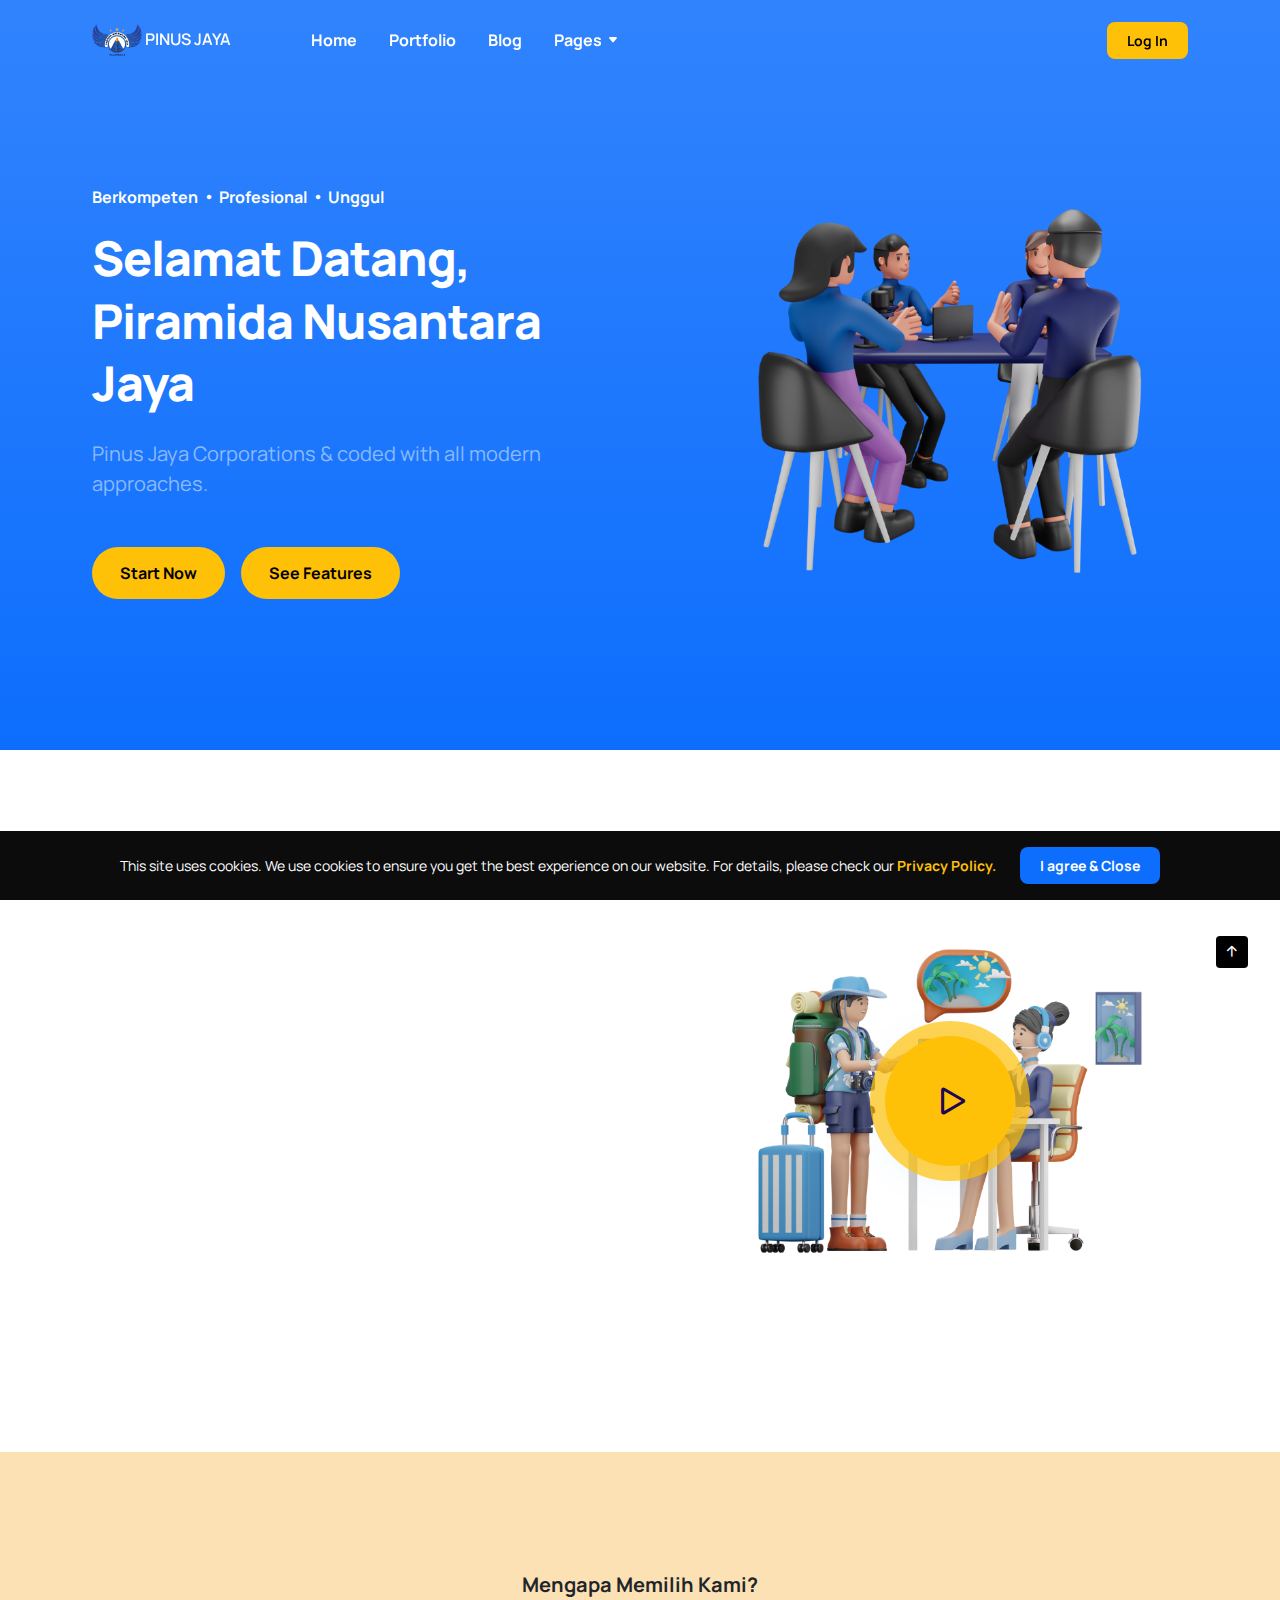
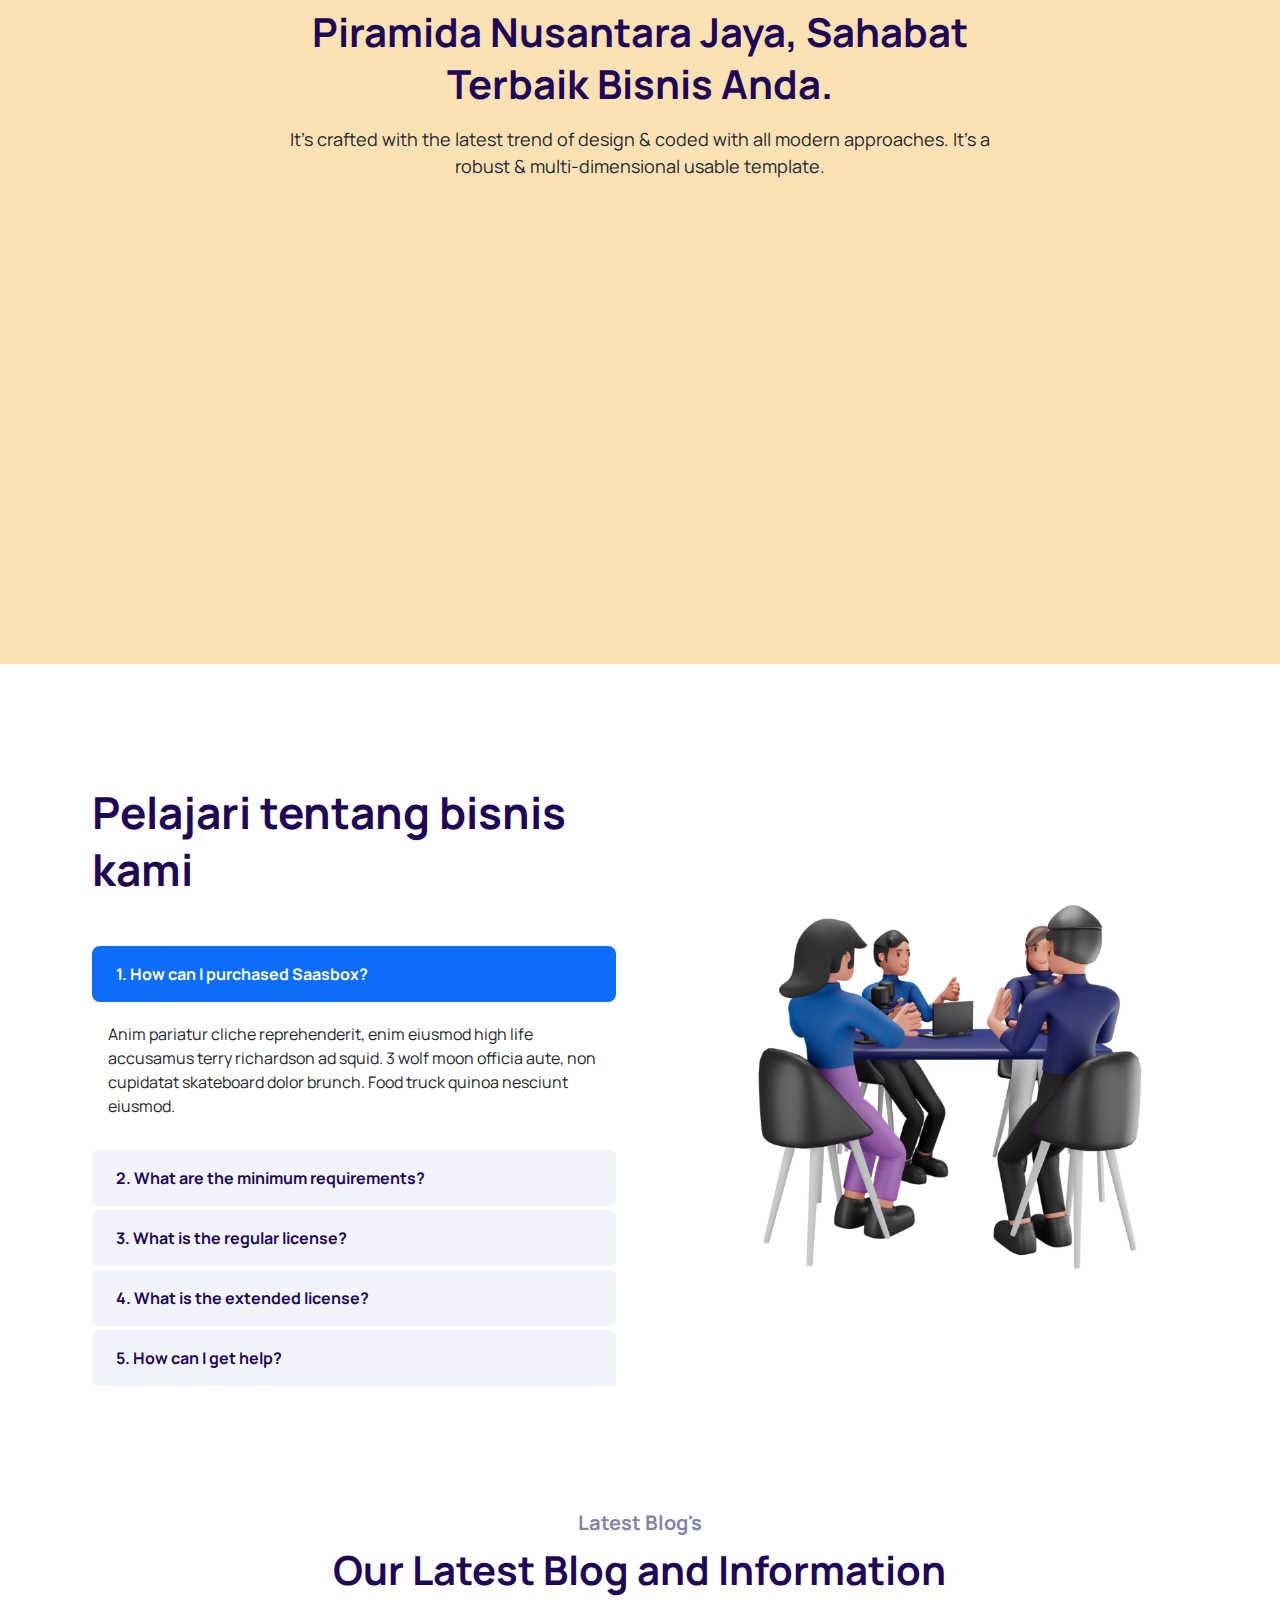
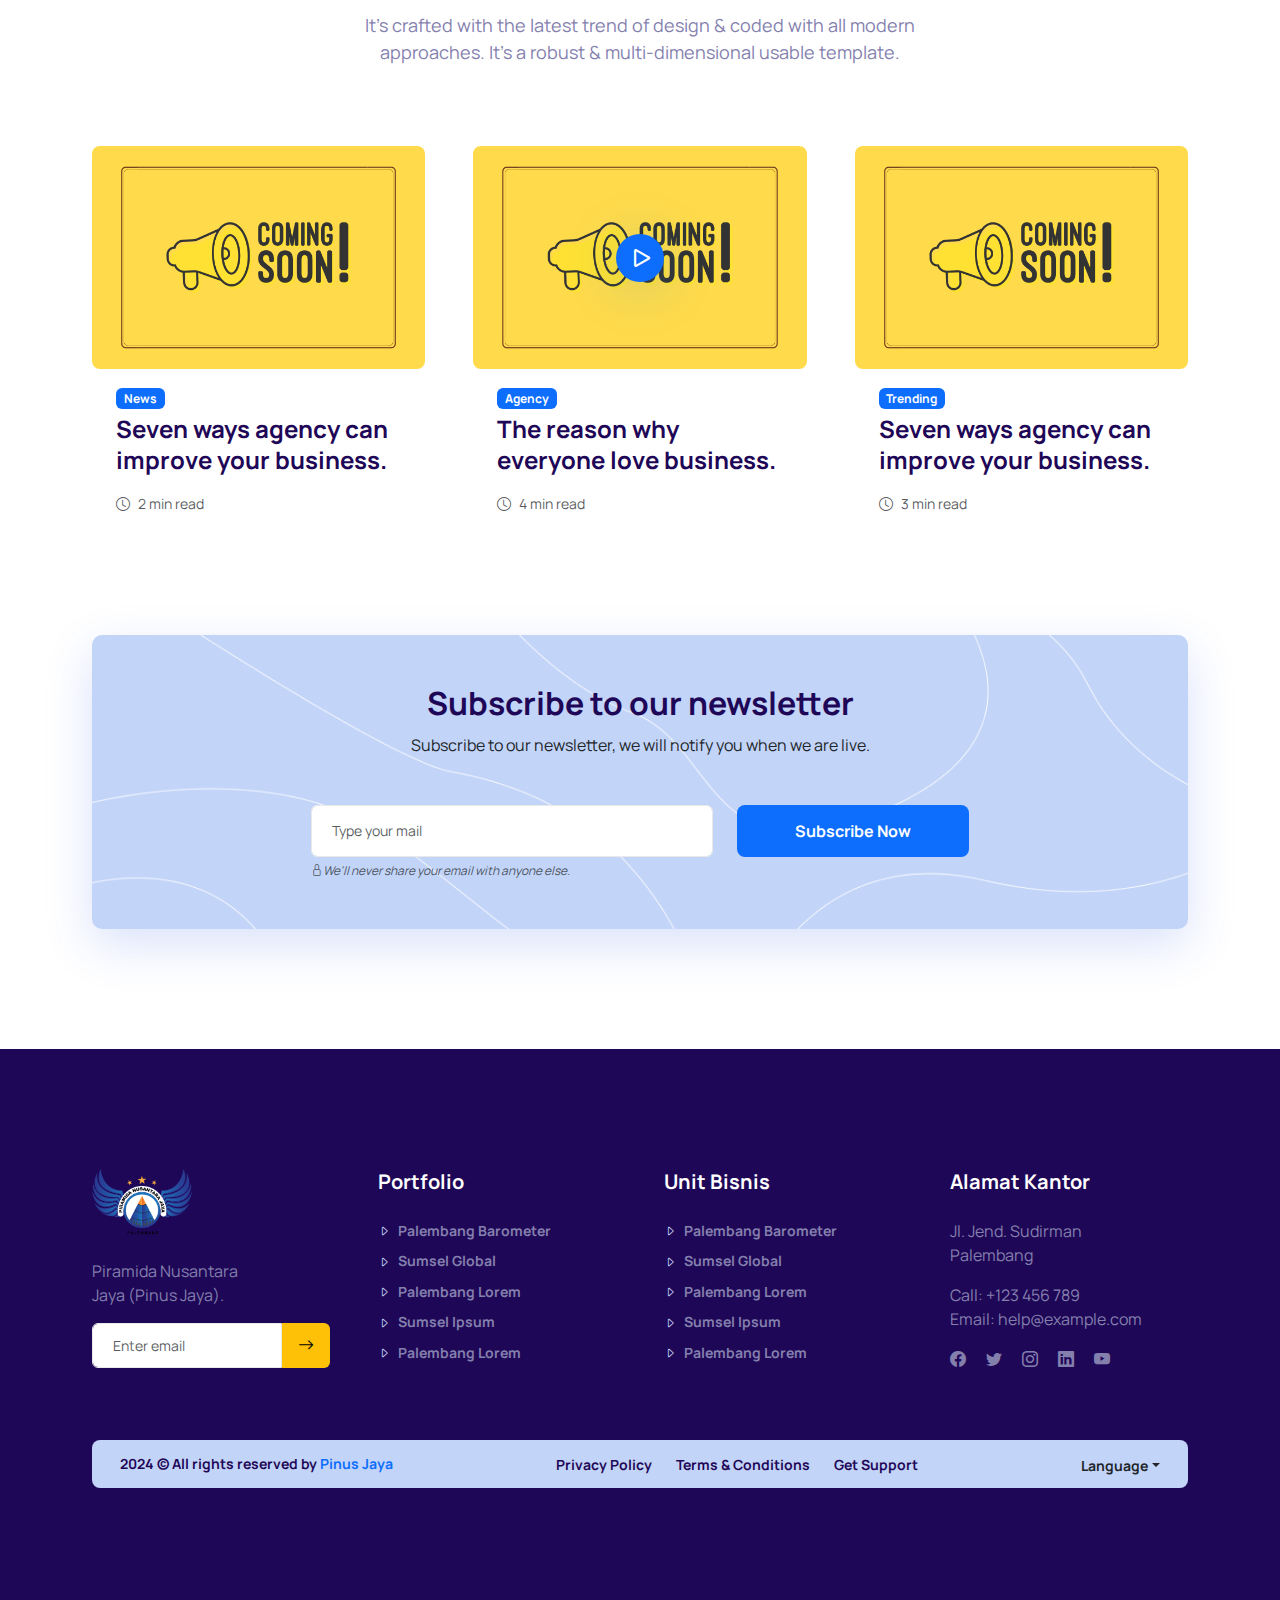
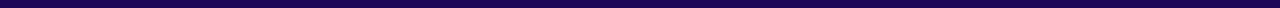
<file: index.html>
<!DOCTYPE html>
<html lang="en">
  <head>
    <meta charset="utf-8">
    <meta name="viewport" content="width=device-width, initial-scale=1">
    <meta name="description" content="Saasbox - Multipurpose HTML Template for Saas &amp; Agency">
    <!-- Title-->
    <title>Piramida Nusantara Jaya (Pinus Jaya)</title>
    <!-- Favicon-->
    <link rel="shortcut icon" href="img/core-img/favicon.ico" type="image/x-icon">
    <!-- All CSS Stylesheet-->
    <link rel="stylesheet" href="css/all-css-libraries.css">
    <!-- Core Stylesheet-->
    <link rel="stylesheet" href="style.css">
  </head>
  <body>
    <!-- Preloader-->
    <div class="preloader" id="preloader">
      <div class="spinner-grow text-light" role="status"><span class="visually-hidden">Loading...</span></div>
    </div>
    <!-- Header Area-->
    <header class="header-area">
      <nav class="navbar navbar-expand-lg">
        <div class="container">
          <!-- Navbar Brand --><a class="navbar-brand" style="font-family: 'Manrope', sans-serif; font-size: 16px; font-weight: 600; color: #FFF;" href="index.html"><img src="img/logo.png" width="50" alt=""> PINUS JAYA</a>
          <!-- Navbar Toggler -->
          <button class="navbar-toggler" type="button" data-bs-toggle="collapse" data-bs-target="#saasboxNav" aria-controls="saasboxNav" aria-expanded="false" aria-label="Toggle navigation"><i class="bi bi-grid"></i></button>
          <!-- Navbar Nav -->
          <div class="collapse navbar-collapse" id="saasboxNav">
            <ul class="navbar-nav navbar-nav-scroll">
              <li><a href="index.html">Home</a></li>
              <li><a href="port.html">Portfolio</a></li>
              <li><a href="blogs.html">Blog</a></li>
              <li class="sb-dropdown"><a href="#">Pages</a>
                <ul class="sb-dropdown-menu">
                  <li class="sb-dropdown"><a href="#">About Us</a>
                    <ul class="sb-dropdown-menu">
                      <li><a href="about-standard.html">About Standard</a></li>
                      <li><a href="about-creative.html">About Creative</a></li>
                    </ul>
                  </li>
                  <li class="sb-dropdown"><a href="#">Service</a>
                    <ul class="sb-dropdown-menu">
                      <li><a href="service-standard.html">Service Standard</a></li>
                      <li><a href="service-creative.html">Service Creative</a></li>
                    </ul>
                  </li>
                  <li class="sb-dropdown"><a href="#">Authentification</a>
                    <ul class="sb-dropdown-menu">
                      <li><a href="login.html">Login</a></li>
                    </ul>
                  </li>
                </ul>
              </li>
            </ul>
            <!-- Login Button -->
            <div class="ms-auto mb-3 mb-lg-0"><a class="btn btn-warning btn-sm" href="#">Log In</a></div>
          </div>
        </div>
      </nav>
    </header>

    <!-- Welcome Area -->
    <div class="welcome-area hero3">
      <div class="welcome3-slide-wrap">
        <!-- Slide Item -->
        <div class="welcome3-slide-item bg-primary bg-gradient">
          <div class="container h-100">
            <div class="row g-lg-5 h-100 align-items-center">
              <div class="col-12 col-sm-10 col-md-6">
                <!-- Content -->
                <div class="welcome-content">
                  <ul class="ps-0 mb-2 mb-lg-3 d-flex align-items-center wow fadeInUp" data-wow-duration="1000ms" data-wow-delay="100ms">
                    <li>Berkompeten</li>
                    <li>Profesional</li>
                    <li>Unggul</li>
                  </ul>
                  <h2 class="text-white wow fadeInUp" data-wow-duration="1000ms" data-wow-delay="300ms">Selamat Datang,<br> Piramida Nusantara Jaya</h2>
                  <p class="mb-5 text-white-50 wow fadeInUp" data-wow-duration="1000ms" data-wow-delay="500ms">Pinus Jaya Corporations &amp; coded with all modern approaches.</p>
                  <div class="btn-group-two wow fadeInUp" data-wow-duration="1000ms" data-wow-delay="700ms"><a class="btn btn-warning rounded-pill me-3" href="#">Start Now</a><a class="btn btn-warning rounded-pill" href="#">See Features</a></div>
                </div>
              </div>
              <div class="col-12 col-sm-8 col-md-6">
                <!-- Welcome Thumb -->
                <div class="welcome-thumb ms-xl-5 wow fadeInUp" data-wow-duration="1000ms" data-wow-delay="300ms"><img src="img/bg-img/1.png" alt=""></div>
              </div>
            </div>
          </div>
        </div>
        <!-- Slide Item -->
        <div class="welcome3-slide-item bg-primary bg-gradient">
          <div class="container h-100">
            <div class="row g-lg-5 h-100 align-items-center">
              <div class="col-12 col-sm-10 col-md-6">
                <!-- Content -->
                <div class="welcome-content">
                  <ul class="ps-0 mb-2 mb-lg-3 d-flex align-items-center wow fadeInUp" data-wow-duration="1000ms" data-wow-delay="100ms">
                    <li>Berkompeten</li>
                    <li>Profesional</li>
                    <li>Unggul</li>
                  </ul>
                  <h2 class="text-white wow fadeInUp" data-wow-duration="1000ms" data-wow-delay="300ms">Pinus Jaya Group, Rekan Terbaik Bisnis Anda.</h2>
                  <p class="mb-5 text-white-50 wow fadeInUp" data-wow-duration="1000ms" data-wow-delay="500ms">It's crafted with the latest trend of design &amp; coded with all modern approaches.      </p>
                  <div class="btn-group-two wow fadeInUp" data-wow-duration="1000ms" data-wow-delay="700ms"><a class="btn btn-warning rounded-pill me-3" href="#">Discover Now</a><a class="btn btn-warning rounded-pill" href="#">See Features</a></div>
                </div>
              </div>
              <div class="col-12 col-sm-8 col-md-6">
                <!-- Welcome Thumb -->
                <div class="welcome-thumb ms-xl-5 wow fadeInUp" data-wow-duration="1000ms" data-wow-delay="300ms"><img src="img/bg-img/2.png" alt=""></div>
              </div>
            </div>
          </div>
        </div>
      </div>
    </div>


    <div class="mb-120 d-block"></div>
    <!-- About Area-->
    <div class="about-area about4">
      <div class="container">
        <div class="row g-4 g-lg-5 align-items-center">
          <div class="col-12 col-md-7 col-lg-6">
            <div class="aboutUs-content">
              <div class="about-icon-wrapper bg-warning wow fadeInUp" data-wow-duration="1000ms" data-wow-delay="100ms"><i class="bi bi-lightning-fill"></i></div>
              <h2 class="mb-4 wow fadeInUp" data-wow-duration="1000ms" data-wow-delay="300ms">Solusi untuk Bisnis Anda, Rekan Kerja terbaik untuk semua</h2>
              <p class="wow fadeInUp" data-wow-duration="1000ms" data-wow-delay="500ms">It's crafted with the latest trend of design &amp; coded with all modern approaches. It's a robust &amp; multi-dimensional usable template.</p>
              <div class="d-flex align-items-center mt-5 wow fadeInUp" data-wow-duration="1000ms" data-wow-delay="700ms">
                <div class="text-center me-4">
                  <h2 class="counter">1,890</h2><span class="fz-14 d-block">Problems Fixed</span>
                </div>
                <div class="text-center me-4">
                  <h2 class="counter">
                    3,781k</h2><span class="fz-14 d-block">Revenue Earned</span>
                </div>
                <div class="text-center">
                  <h2 class="counter">
                    783+M</h2><span class="fz-14 d-block">Lines of Code</span>
                </div>
              </div>
            </div>
          </div>
          <div class="col-12 col-md-5 col-lg-6">
            <div class="aboutUs-thumbnail mt-4 mt-md-0 ms-xl-5 wow fadeInUp" data-wow-duration="1000ms" data-wow-delay="300ms"><img class="w-100" src="img/bg-img/2.png" alt=""><a class="video-play-btn play-button" href="https://vimeo.com/150991118"><i class="bi bi-play"></i><span class="video-sonar"></span></a></div>
          </div>
        </div>
      </div>
    </div>
    <div class="mb-120 d-block"></div>
    <!-- Features Area-->
    <div class="feature-area feature2 pt-120 pb-120">
      <div class="container">
        <div class="row justify-content-center">
          <div class="col-12 col-sm-9 col-lg-8">
            <div class="section-heading text-center">
              <h6 class="text-dark">Mengapa Memilih Kami?</h6>
              <h2>Piramida Nusantara Jaya, Sahabat Terbaik Bisnis Anda.</h2>
              <p class="text-dark">It's crafted with the latest trend of design &amp; coded with all modern approaches. It's a robust &amp; multi-dimensional usable template.</p>
            </div>
          </div>
        </div>
      </div>
      <div class="container">
        <div class="row g-4 g-xxl-5">
          <div class="col-12 col-sm-6 col-lg-3">
            <div class="card feature2-card shadow-lg wow fadeInUp" data-wow-duration="1000ms" data-wow-delay="200ms">
              <div class="card-body">
                <div class="feature-icon mb-4 text-primary"><i class="bi bi-person-badge"></i></div>
                <h5>Berkompeten</h5>
                <p>Build fast, responsive sites with Bootstrap.</p><a class="btn btn-primary btn-minimal" href="#">Learn more...</a>
              </div>
            </div>
          </div>
          <div class="col-12 col-sm-6 col-lg-3">
            <div class="card feature2-card shadow-lg wow fadeInUp" data-wow-duration="1000ms" data-wow-delay="400ms">
              <div class="card-body">
                <div class="feature-icon mb-4 text-warning"><i class="bi bi-hourglass-top"></i></div>
                <h5>Disiplin</h5>
                <p>The write less, do more with JavaScript Library.</p><a class="btn btn-info btn-minimal" href="#">Learn more...</a>
              </div>
            </div>
          </div>
          <div class="col-12 col-sm-6 col-lg-3">
            <div class="card feature2-card shadow-lg wow fadeInUp" data-wow-duration="1000ms" data-wow-delay="600ms">
              <div class="card-body">
                <div class="feature-icon mb-4 text-danger"><i class="bi bi-hand-thumbs-up"></i></div>
                <h5>Profesional</h5>
                <p>It compiles to HTML and has a simplified syntax.</p><a class="btn btn-danger btn-minimal" href="#">Learn more...</a>
              </div>
            </div>
          </div>
          <div class="col-12 col-sm-6 col-lg-3">
            <div class="card feature2-card shadow-lg wow fadeInUp" data-wow-duration="1000ms" data-wow-delay="800ms">
              <div class="card-body">
                <div class="feature-icon mb-4 text-info"><i class="bi bi-person-circle"></i></div>
                <h5>SDM Unggul</h5>
                <p>Sass is the stable &amp; powerful grade CSS.</p><a class="btn btn-dark btn-minimal" href="#">Learn more...</a>
              </div>
            </div>
          </div>
        </div>
      </div>
    </div>
    <div class="mb-120 d-block"></div>
    <!-- FAQ Area-->
    <div class="faq--area">
      <div class="container">
        <div class="row g-4 g-lg-5 align-items-center">
          <div class="col-12 col-md-7 col-lg-6">
            <div class="faq-content">
              <h2 class="mb-5">Pelajari tentang bisnis kami</h2>
              <div class="accordion faq--accordian" id="faqaccordian">
                <!-- Single FAQ -->
                <div class="card border-0">
                  <div class="card-header" id="headingOne">
                    <button class="btn" type="button" data-bs-toggle="collapse" data-bs-target="#collapseOne" aria-expanded="true" aria-controls="collapseOne">1. How can I purchased Saasbox?</button>
                  </div>
                  <div class="collapse show" id="collapseOne" aria-labelledby="headingOne" data-bs-parent="#faqaccordian">
                    <div class="card-body">
                      <p>Anim pariatur cliche reprehenderit, enim eiusmod high life accusamus terry richardson ad squid. 3 wolf moon officia aute, non cupidatat skateboard dolor brunch. Food truck quinoa nesciunt eiusmod.</p>
                    </div>
                  </div>
                </div>
                <!-- Single FAQ -->
                <div class="card border-0">
                  <div class="card-header" id="headingTwo">
                    <button class="btn collapsed" type="button" data-bs-toggle="collapse" data-bs-target="#collapseTwo" aria-expanded="true" aria-controls="collapseTwo">2. What are the minimum requirements?</button>
                  </div>
                  <div class="collapse" id="collapseTwo" aria-labelledby="headingTwo" data-bs-parent="#faqaccordian">
                    <div class="card-body">
                      <p>Anim pariatur cliche reprehenderit, enim eiusmod high life accusamus terry richardson ad squid. 3 wolf moon officia aute, non cupidatat skateboard dolor brunch. Food truck quinoa nesciunt eiusmod.</p>
                    </div>
                  </div>
                </div>
                <!-- Single FAQ -->
                <div class="card border-0">
                  <div class="card-header" id="headingThree">
                    <button class="btn collapsed" type="button" data-bs-toggle="collapse" data-bs-target="#collapseThree" aria-expanded="true" aria-controls="collapseThree">3. What is the regular license?</button>
                  </div>
                  <div class="collapse" id="collapseThree" aria-labelledby="headingThree" data-bs-parent="#faqaccordian">
                    <div class="card-body">
                      <p>Anim pariatur cliche reprehenderit, enim eiusmod high life accusamus terry richardson ad squid. 3 wolf moon officia aute, non cupidatat skateboard dolor brunch. Food truck quinoa nesciunt eiusmod.</p>
                    </div>
                  </div>
                </div>
                <!-- Single FAQ -->
                <div class="card border-0">
                  <div class="card-header" id="headingFour">
                    <button class="btn collapsed" type="button" data-bs-toggle="collapse" data-bs-target="#collapseFour" aria-expanded="true" aria-controls="collapseFour">4. What is the extended license?</button>
                  </div>
                  <div class="collapse" id="collapseFour" aria-labelledby="headingFour" data-bs-parent="#faqaccordian">
                    <div class="card-body">
                      <p>Anim pariatur cliche reprehenderit, enim eiusmod high life accusamus terry richardson ad squid. 3 wolf moon officia aute, non cupidatat skateboard dolor brunch. Food truck quinoa nesciunt eiusmod.</p>
                    </div>
                  </div>
                </div>
                <!-- Single FAQ -->
                <div class="card border-0">
                  <div class="card-header" id="headingFive">
                    <button class="btn collapsed" type="button" data-bs-toggle="collapse" data-bs-target="#collapseFive" aria-expanded="true" aria-controls="collapseFive">5. How can I get help?</button>
                  </div>
                  <div class="collapse" id="collapseFive" aria-labelledby="headingFive" data-bs-parent="#faqaccordian">
                    <div class="card-body">
                      <p>Anim pariatur cliche reprehenderit, enim eiusmod high life accusamus terry richardson ad squid. 3 wolf moon officia aute, non cupidatat skateboard dolor brunch. Food truck quinoa nesciunt eiusmod.</p>
                    </div>
                  </div>
                </div>
              </div>
            </div>
          </div>
          <div class="col-12 col-md-5 col-lg-6">
            <div class="faq--thumbnail ms-xl-5"><img src="img/bg-img/1.png" alt=""></div>
          </div>
        </div>
      </div>
    </div>
    <div class="mb-120 d-block"></div>

    <!-- News Area-->
    <div class="saasbox-news-area news2">
      <div class="container">
        <div class="row justify-content-center">
          <div class="col-12 col-sm-9 col-lg-7 col-xxl-6">
            <div class="section-heading text-center">
              <h6>Latest Blog's</h6>
              <h2>Our Latest Blog and Information</h2>
              <p>It's crafted with the latest trend of design &amp; coded with all modern approaches. It's a robust &amp; multi-dimensional usable template.</p>
            </div>
          </div>
        </div>
      </div>
      <div class="container">
        <div class="row justify-content-center g-4 g-md-5 g-lg-4 g-xl-5">
          <!-- Blog Card -->
          <div class="col-12 col-sm-10 col-md-6 col-lg-4">
            <div class="card blog-card border-0"><a class="image-wrap d-block" href="blog-1.html"><img src="img/core-img/ppn.png" alt=""></a>
              <div class="card-body px-4 pb-0"><a class="badge bg-primary text-white mb-1" href="blog-1.html">News</a><a class="post-title d-block mb-3" href="blog-1.html">Seven ways agency can improve your business.</a>
                <div class="post-meta"><span class="text-muted fz-14"><i class="bi bi-clock me-2"></i>2 min read</span></div>
              </div>
            </div>
          </div>
          <!-- Blog Card -->
          <div class="col-12 col-sm-10 col-md-6 col-lg-4">
            <div class="card blog-card border-0">
              <div class="image-wrap"><img src="img/core-img/ppn.png" alt="">
                <!-- Video-->
                <div class="video-play-btn"><i class="bi bi-play"></i></div>
              </div>
              <div class="card-body px-4 pb-0"><a class="badge bg-primary text-white mb-1" href="blog-1.html">Agency</a><a class="post-title d-block mb-3" href="blog-1.html">The reason why everyone love business.</a>
                <div class="post-meta"><span class="text-muted fz-14"><i class="bi bi-clock me-2"></i>4 min read</span></div>
              </div>
            </div>
          </div>
          <!-- Blog Card -->
          <div class="col-12 col-sm-10 col-md-6 col-lg-4">
            <div class="card blog-card border-0"><a class="image-wrap d-block" href="blog-1.html"><img src="img/core-img/ppn.png" alt=""></a>
              <div class="card-body px-4 pb-0"><a class="badge bg-primary text-white mb-1" href="blog-1.html">Trending</a><a class="post-title d-block mb-3" href="blog-1.html">Seven ways agency can improve your business.</a>
                <div class="post-meta"><span class="text-muted fz-14"><i class="bi bi-clock me-2"></i>3 min read</span></div>
              </div>
            </div>
          </div>
        </div>
      </div>
    </div>
    <div class="mb-120 d-block"></div>

    <div class="saasbox-newsletter-area">
      <div class="container">
        <div class="row">
          <div class="col-12">
            <div class="card newsletter-card shadow-lg bg-text-gray border-0 bg-img" style="background-image: url('img/core-img/4.png')">
              <div class="card-body">
                <div class="text-center">
                  <h2>Subscribe to our newsletter</h2>
                  <p class="mb-5">Subscribe to our newsletter, we will notify you when we are live.</p>
                </div>
                <form action="#" method="POST">
                  <div class="row justify-content-center">
                    <div class="col-12 col-md-5">
                      <input class="form-control" type="email" placeholder="Type your mail" aria-describedby="mailHelp"><small class="text-muted text-start" id="mailHelp"><i class="bi bi-lock me-1">We'll never share your email with anyone else.</i></small>
                    </div>
                    <div class="col-12 col-md-3">
                      <button class="btn btn-primary w-100 mt-3 mt-md-0" type="submit">Subscribe Now</button>
                    </div>
                  </div>
                </form>
              </div>
            </div>
          </div>
        </div>
      </div>
    </div>

    <div class="mb-120 d-block"></div>
    <!-- Footer Area-->
    <footer class="footer-area footer-2 pt-120 pb-120">
      <div class="container">
        <div class="row g-4 g-lg-5">
          <!-- Footer Widget Area -->
          <div class="col-12 col-sm-6 col-lg-3">
            <div class="footer-widget-area"><a class="d-block mb-4" href="#"><img src="img/logo.png" width="100" alt=""></a>
              <p>Piramida Nusantara <br> Jaya (Pinus Jaya).</p>
              <!-- Newsletter Form -->
              <div class="newsletter-form mb-4">
                <form class="d-flex align-items-stretch" action="#">
                  <input class="form-control rounded-0 rounded-start" type="email" placeholder="Enter email">
                  <button class="btn btn-warning rounded-0 rounded-end px-3" type="submit"><i class="bi bi-arrow-right"></i></button>
                </form>
              </div>
            </div>
          </div>
          <!-- Footer Widget Area-->
          <div class="col-12 col-sm-6 col-lg-3">
            <div class="footer-widget-area">
              <h5 class="mb-4 text-white">Portfolio</h5>
              <ul class="list-unstyled">
                <li><a href="#" target="_blank"><i class="bi bi-caret-right"></i>Palembang Barometer</a></li>
                <li><a href="#" target="_blank"><i class="bi bi-caret-right"></i>Sumsel Global</a></li>
                <li><a href="#" target="_blank"><i class="bi bi-caret-right"></i>Palembang Lorem</a></li>
                <li><a href="#" target="_blank"><i class="bi bi-caret-right"></i>Sumsel Ipsum</a></li>
                <li><a href="#" target="_blank"><i class="bi bi-caret-right"></i>Palembang Lorem</a></li>
              </ul>
            </div>
          </div>
          <!-- Footer Widget Area-->
          <div class="col-12 col-sm-6 col-lg-3">
            <div class="footer-widget-area">
              <h5 class="mb-4 text-white">Unit Bisnis</h5>
              <ul class="list-unstyled">
                <li><a href="#" target="_blank"><i class="bi bi-caret-right"></i>Palembang Barometer</a></li>
                <li><a href="#" target="_blank"><i class="bi bi-caret-right"></i>Sumsel Global</a></li>
                <li><a href="#" target="_blank"><i class="bi bi-caret-right"></i>Palembang Lorem</a></li>
                <li><a href="#" target="_blank"><i class="bi bi-caret-right"></i>Sumsel Ipsum</a></li>
                <li><a href="#" target="_blank"><i class="bi bi-caret-right"></i>Palembang Lorem</a></li>
              </ul>
            </div>
          </div>
          <!-- Footer Widget Area -->
          <div class="col-12 col-sm-6 col-lg-3">
            <div class="footer-widget-area">
              <h5 class="mb-4 text-white">Alamat Kantor</h5>
              <p class="lh-base mb-3">Jl. Jend. Sudirman <br> Palembang</p>
              <p class="mb-0">Call: +123 456 789 <br> Email: help@example.com</p>
              <!-- Footer Social Icon -->
              <div class="footer-social-icon d-flex align-items-center mt-3"><a href="#" data-bs-toggle="tooltip" data-bs-placement="top" title="Facbook"><i class="bi bi-facebook"></i></a><a href="#" data-bs-toggle="tooltip" data-bs-placement="top" title="Twitter"><i class="bi bi-twitter"></i></a><a href="#" data-bs-toggle="tooltip" data-bs-placement="top" title="Instagram"><i class="bi bi-instagram"></i></a><a href="#" data-bs-toggle="tooltip" data-bs-placement="top" title="Linkedin"><i class="bi bi-linkedin"></i></a><a href="#" data-bs-toggle="tooltip" data-bs-placement="top" title="Youtube"><i class="bi bi-youtube"></i></a></div>
            </div>
          </div>
        </div>
      </div>
      <div class="container">
        <div class="copywrite-wrapper mt-5 rounded-3 d-lg-flex align-items-lg-center justify-content-lg-between">
          <!-- Copywrite Text -->
          <div class="copywrite-text text-center text-lg-start mb-3 mb-lg-0 me-lg-4">
            <p class="mb-0">2024 &copy; All rights reserved by <a href="#" target="_blank">Pinus Jaya</a></p>
          </div>
          <!-- Footer Nav -->
          <div class="footer-nav mb-3 mb-lg-0 me-lg-4">
            <ul class="mb-0 d-flex flex-wrap justify-content-center list-unstyled">
              <li><a href="#" target="_blank">Privacy Policy</a></li>
              <li><a href="#" target="_blank">Terms &amp; Conditions</a></li>
              <li><a href="#" target="_blank">Get Support</a></li>
            </ul>
          </div>
          <!-- Dropup -->
          <div class="language-dropdown text-center text-lg-end">
            <button class="btn dropdown-toggle" type="button" data-bs-toggle="dropdown" aria-expanded="false">Language</button>
            <div class="dropdown-menu dropdown-menu-end"><a class="dropdown-item" href="#"><span class="me-2 flag-icon flag-icon-sa"></span>Arabic</a><a class="dropdown-item" href="#"><span class="me-2 flag-icon flag-icon-bd"></span>Bengali</a><a class="dropdown-item" href="#"><span class="me-2 flag-icon flag-icon-us"></span>English</a><a class="dropdown-item" href="#"><span class="me-2 flag-icon flag-icon-my"></span>Malay</a><a class="dropdown-item" href="#"><span class="me-2 flag-icon flag-icon-es"></span>Spanish</a></div>
          </div>
        </div>
      </div>
    </footer>
    <!-- Scroll To Top -->
    <div id="scrollTopButton"><i class="bi bi-arrow-up-short"></i></div>
    <!-- Cookie Alert Area-->
    <div class="cookiealert">
      <p>This site uses cookies. We use cookies to ensure you get the best experience on our website. For details, please check our <a href="#" target="_blank"> Privacy Policy.</a></p>
      <button class="btn btn-primary btn-sm acceptcookies" type="button" aria-label="Close">I agree &amp; Close</button>
    </div>
    <!-- All JavaScript Files-->
    <script src="js/all-js-libraries.js"></script>
    <script src="js/active.js"></script>
  </body>
</html>
</file>
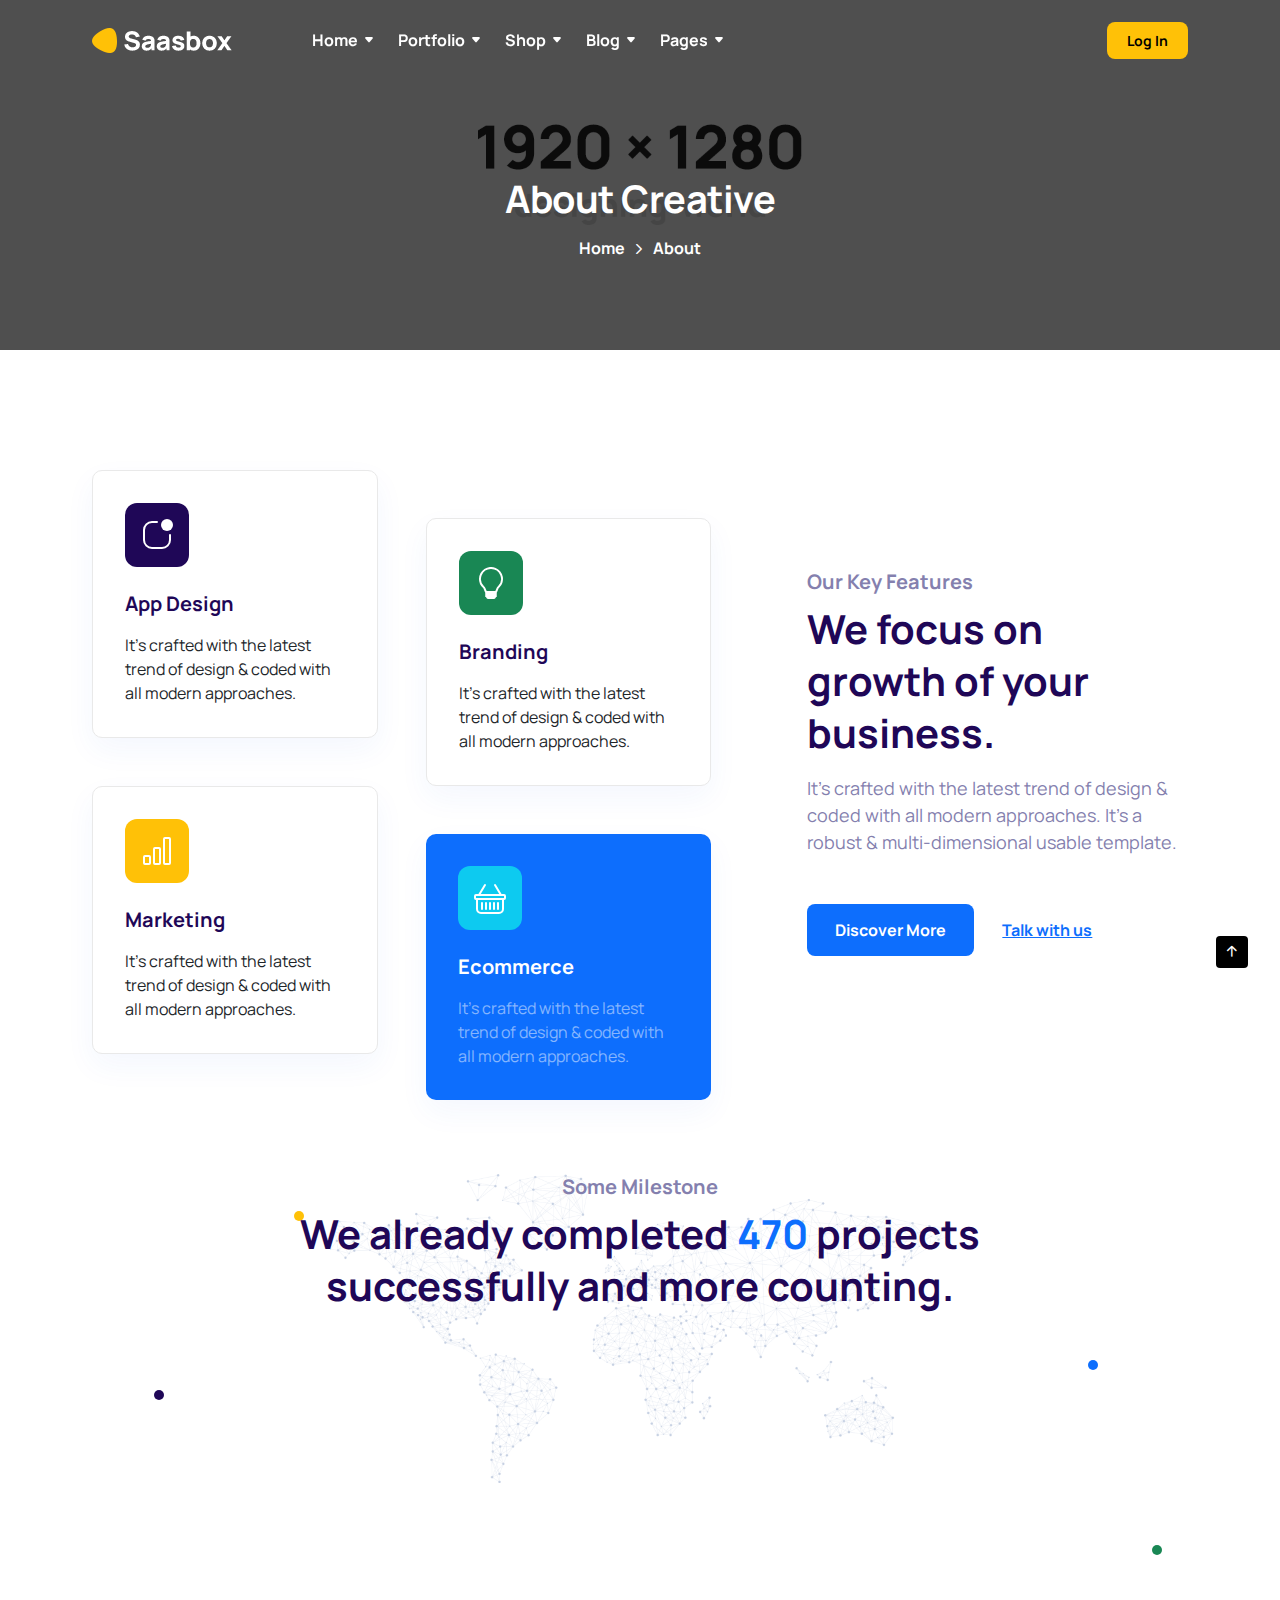
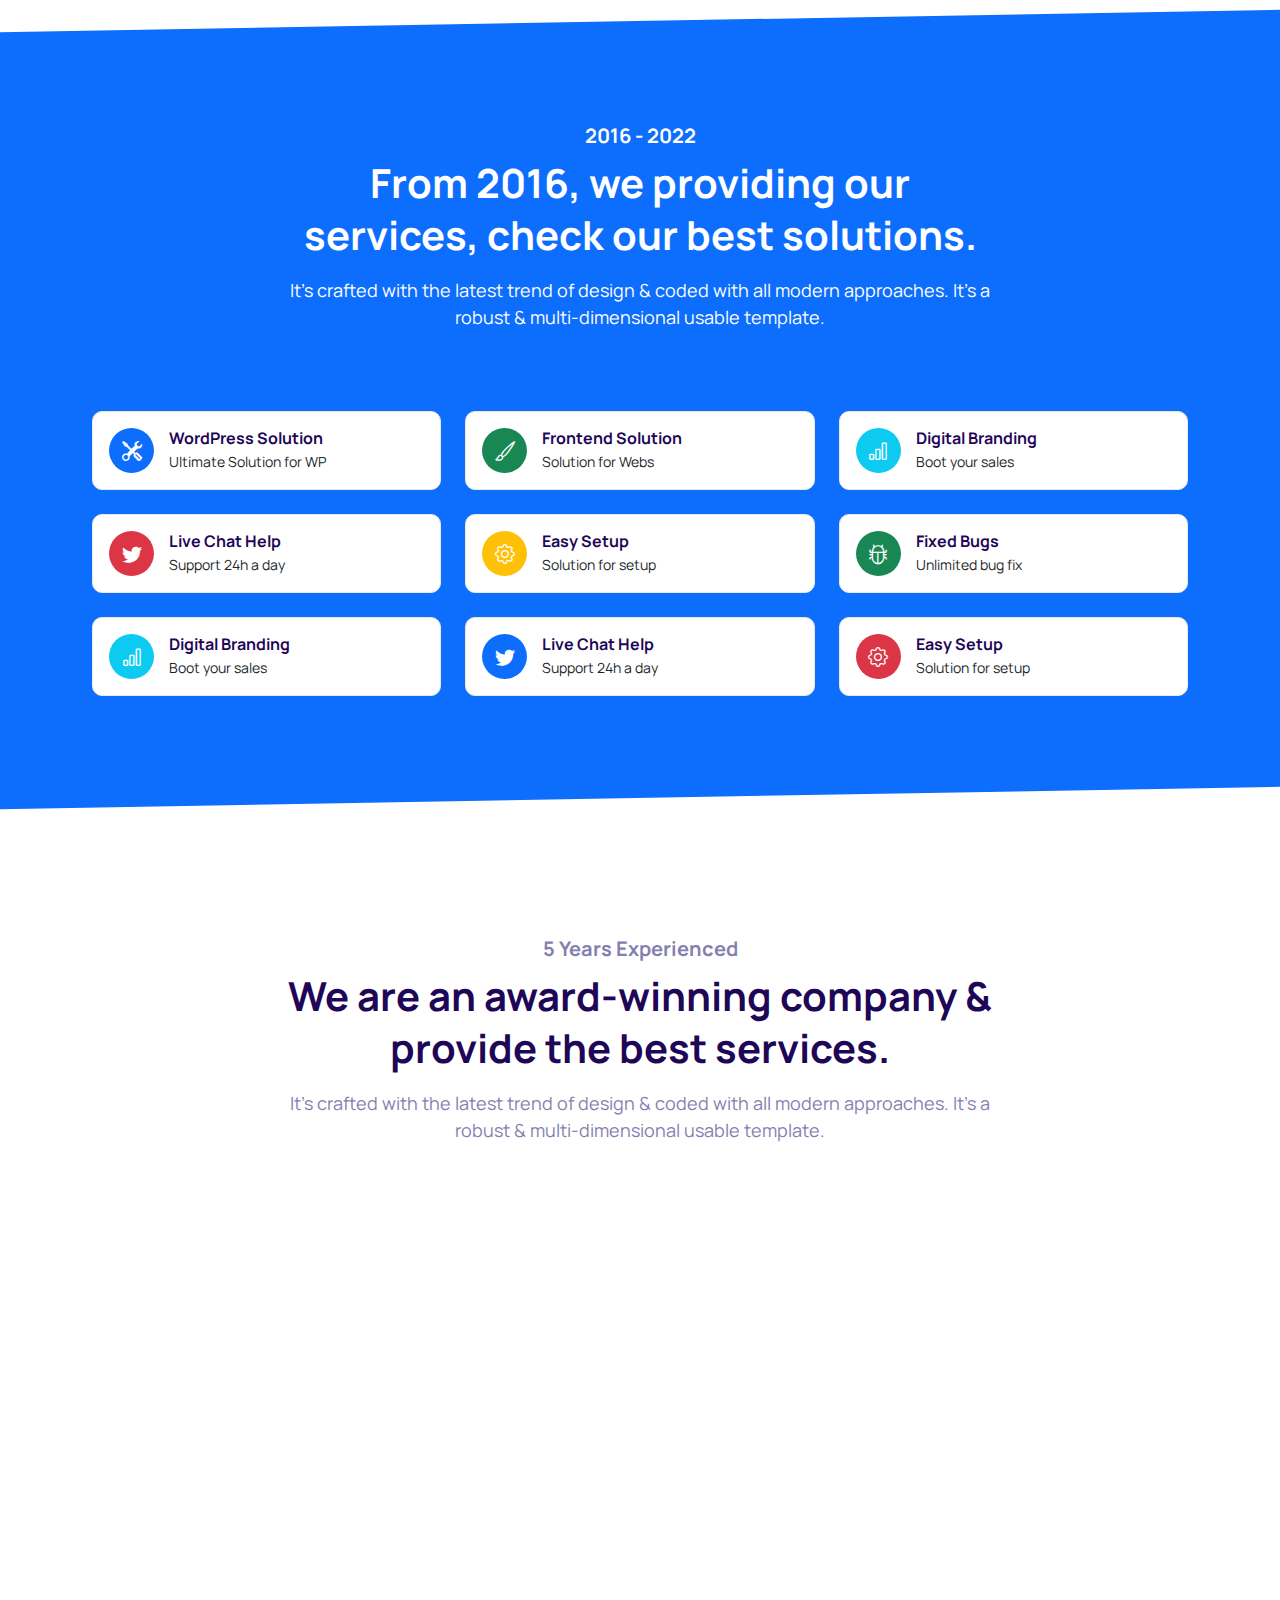
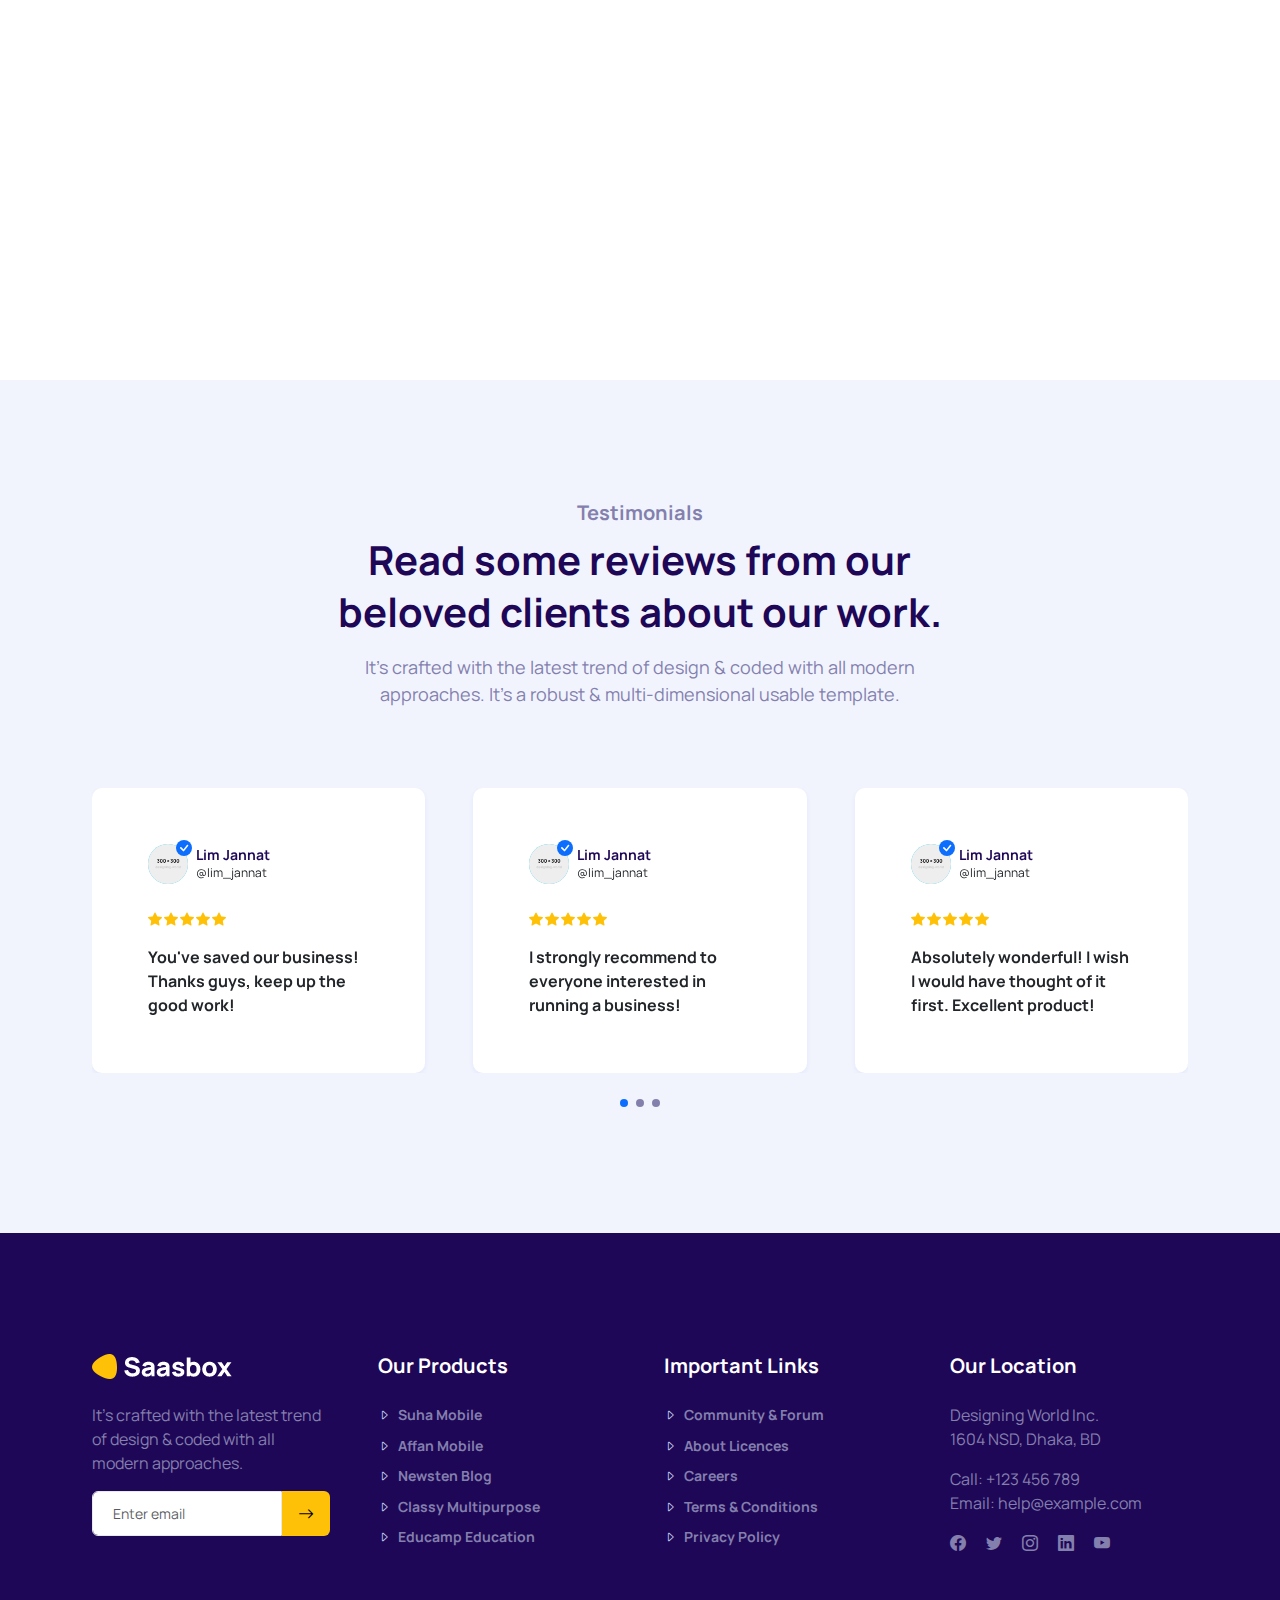
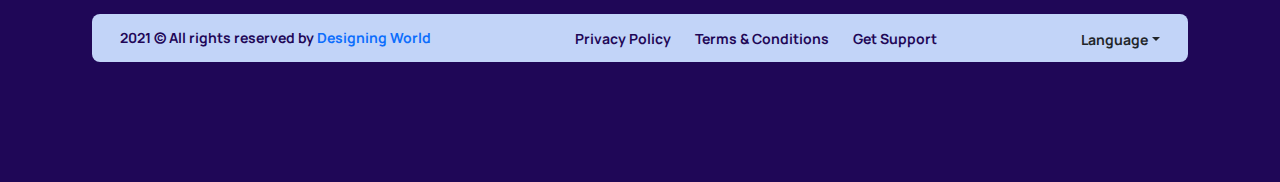
<file: about-creative.html>
<!DOCTYPE html>
<html lang="en">
  <head>
    <meta charset="utf-8">
    <meta name="viewport" content="width=device-width, initial-scale=1">
    <meta name="description" content="Saasbox - Multipurpose HTML Template for Saas &amp; Agency">
    <!-- Title-->
    <title>Saasbox - Multipurpose HTML Template for Saas &amp; Agency</title>
    <!-- Favicon-->
    <link rel="shortcut icon" href="img/core-img/favicon.ico" type="image/x-icon">
    <!-- All CSS Stylesheet-->
    <link rel="stylesheet" href="css/all-css-libraries.css">
    <!-- Core Stylesheet-->
    <link rel="stylesheet" href="style.css">
  </head>
  <body>
    <!-- Preloader-->
    <div class="preloader" id="preloader">
      <div class="spinner-grow text-light" role="status"><span class="visually-hidden">Loading...</span></div>
    </div>
    <!-- Header Area-->
    <header class="header-area">
      <nav class="navbar navbar-expand-lg">
        <div class="container">
          <!-- Navbar Brand --><a class="navbar-brand" href="index.html"><img src="img/core-img/logo-white.png" alt=""></a>
          <!-- Navbar Toggler -->
          <button class="navbar-toggler" type="button" data-bs-toggle="collapse" data-bs-target="#saasboxNav" aria-controls="saasboxNav" aria-expanded="false" aria-label="Toggle navigation"><i class="bi bi-grid"></i></button>
          <!-- Navbar Nav -->
          <div class="collapse navbar-collapse" id="saasboxNav">
            <ul class="navbar-nav navbar-nav-scroll">
              <li class="sb-dropdown"><a href="#">Home</a>
                <ul class="sb-dropdown-menu">
                  <li><a href="creative-agency.html">Creative Agency</a></li>
                  <li><a href="business-studio.html">Business Studio</a></li>
                  <li><a href="saas-landing.html">Saas Landing</a></li>
                  <li><a href="seo-business.html">SEO &amp; Business</a></li>
                  <li><a href="portfolio.html">Personal Portfolio</a></li>
                  <li><a href="shop.html">eCommerce Landing</a></li>
                </ul>
              </li>
              <li class="sb-dropdown"><a href="#">Portfolio</a>
                <ul class="sb-dropdown-menu">
                  <li><a href="portfolio-standard.html">Portfolio 1</a></li>
                  <li><a href="portfolio-creative.html">Portfolio 2</a></li>
                  <li><a href="portfolio-full-width.html">Portfolio 3</a></li>
                  <li><a href="portfolio-details-one.html">Portfolio Details 1</a></li>
                  <li><a href="portfolio-details-two.html">Portfolio Details 2</a></li>
                  <li><a href="portfolio-details-three.html">Portfolio Details 3</a></li>
                </ul>
              </li>
              <li class="sb-dropdown"><a href="#">Shop</a>
                <ul class="sb-dropdown-menu">
                  <li><a href="shop-fullwidth.html">Shop Fullwidth</a></li>
                  <li><a href="shop-sidebar.html">Shop Sidebar</a></li>
                  <li><a href="single-product.html">Product Details</a></li>
                  <li><a href="cart.html">Cart</a></li>
                  <li><a href="checkout.html">Checkout</a></li>
                </ul>
              </li>
              <li class="sb-dropdown"><a href="#">Blog</a>
                <ul class="sb-dropdown-menu">
                  <li><a href="blog-1.html">Blog 1</a></li>
                  <li><a href="blog-2.html">Blog 2</a></li>
                  <li><a href="blog-3.html">Blog 3</a></li>
                  <li><a href="blog-details-1.html">Blog Details 1</a></li>
                  <li><a href="blog-details-2.html">Blog Details 2</a></li>
                  <li><a href="blog-details-3.html">Blog Details 3</a></li>
                </ul>
              </li>
              <li class="sb-dropdown"><a href="#">Pages</a>
                <ul class="sb-dropdown-menu">
                  <li class="sb-dropdown"><a href="#">About Us</a>
                    <ul class="sb-dropdown-menu">
                      <li><a href="about-standard.html">About Standard</a></li>
                      <li><a href="about-creative.html">About Creative</a></li>
                    </ul>
                  </li>
                  <li class="sb-dropdown"><a href="#">Service</a>
                    <ul class="sb-dropdown-menu">
                      <li><a href="service-standard.html">Service Standard</a></li>
                      <li><a href="service-creative.html">Service Creative</a></li>
                    </ul>
                  </li>
                  <li class="sb-dropdown"><a href="#">Authentification</a>
                    <ul class="sb-dropdown-menu">
                      <li><a href="register.html">Register</a></li>
                      <li><a href="login.html">Login</a></li>
                      <li><a href="forget-password.html">Forget Password</a></li>
                    </ul>
                  </li>
                  <li><a href="pricing-plan.html">Pricing Plan</a></li>
                  <li><a href="faq.html">FAQ</a></li>
                  <li><a href="team.html">Team</a></li>
                  <li><a href="contact.html">Contact</a></li>
                  <li><a href="reviews.html">Reviews</a></li>
                  <li><a href="coming-soon.html">Coming Soon</a></li>
                  <li><a href="newsletter.html">Newsletter</a></li>
                  <li><a href="404.html">404 - Error</a></li>
                </ul>
              </li>
            </ul>
            <!-- Login Button -->
            <div class="ms-auto mb-3 mb-lg-0"><a class="btn btn-warning btn-sm" href="#">Log In</a></div>
          </div>
        </div>
      </nav>
    </header>
    <!-- Breadcrumb Area-->
    <div class="breadcrumb-wrapper bg-img bg-overlay" style="background-image: url('img/bg-img/12.jpg');">
      <div class="container h-100">
        <div class="row h-100 align-items-center">
          <div class="col-12">
            <div class="breadcrumb-content">
              <h2 class="breadcrumb-title">About Creative</h2>
              <nav aria-label="breadcrumb">
                <ol class="breadcrumb justify-content-center">
                  <li class="breadcrumb-item"><a href="index.html">Home</a></li>
                  <li class="breadcrumb-item active" aria-current="page">About</li>
                </ol>
              </nav>
            </div>
          </div>
        </div>
      </div>
    </div>
    <div class="mb-120 d-block"></div>
    <!-- About Area -->
    <div class="about-area">
      <div class="container">
        <div class="row align-items-center justify-content-between g-5">
          <!-- About Content Area -->
          <div class="col-12 col-lg-7">
            <div class="about-content">
              <div class="row g-4 g-xl-5">
                <!-- Single About Area -->
                <div class="col-12 col-sm-6">
                  <div class="card about-card">
                    <div class="card-body">
                      <div class="icon">
                        <svg class="bi bi-app-indicator" xmlns="http://www.w3.org/2000/svg" width="32" height="32" fill="currentColor" viewBox="0 0 16 16">
                          <path d="M5.5 2A3.5 3.5 0 0 0 2 5.5v5A3.5 3.5 0 0 0 5.5 14h5a3.5 3.5 0 0 0 3.5-3.5V8a.5.5 0 0 1 1 0v2.5a4.5 4.5 0 0 1-4.5 4.5h-5A4.5 4.5 0 0 1 1 10.5v-5A4.5 4.5 0 0 1 5.5 1H8a.5.5 0 0 1 0 1H5.5z"></path>
                          <path d="M16 3a3 3 0 1 1-6 0 3 3 0 0 1 6 0z"></path>
                        </svg>
                      </div>
                      <h5 class="mb-3">App Design</h5>
                      <p class="mb-0">It's crafted with the latest trend of design &amp; coded with all modern approaches.</p>
                    </div>
                  </div>
                </div>
                <!-- Single About Area -->
                <div class="col-12 col-sm-6">
                  <div class="card about-card">
                    <div class="card-body">
                      <div class="icon bg-success">
                        <svg class="bi bi-lightbulb" xmlns="http://www.w3.org/2000/svg" width="32" height="32" fill="currentColor" viewBox="0 0 16 16">
                          <path d="M2 6a6 6 0 1 1 10.174 4.31c-.203.196-.359.4-.453.619l-.762 1.769A.5.5 0 0 1 10.5 13a.5.5 0 0 1 0 1 .5.5 0 0 1 0 1l-.224.447a1 1 0 0 1-.894.553H6.618a1 1 0 0 1-.894-.553L5.5 15a.5.5 0 0 1 0-1 .5.5 0 0 1 0-1 .5.5 0 0 1-.46-.302l-.761-1.77a1.964 1.964 0 0 0-.453-.618A5.984 5.984 0 0 1 2 6zm6-5a5 5 0 0 0-3.479 8.592c.263.254.514.564.676.941L5.83 12h4.342l.632-1.467c.162-.377.413-.687.676-.941A5 5 0 0 0 8 1z"></path>
                        </svg>
                      </div>
                      <h5 class="mb-3">Branding</h5>
                      <p class="mb-0">It's crafted with the latest trend of design &amp; coded with all modern approaches.</p>
                    </div>
                  </div>
                </div>
                <!-- Single About Area -->
                <div class="col-12 col-sm-6">
                  <div class="card about-card">
                    <div class="card-body">
                      <div class="icon bg-warning">
                        <svg class="bi bi-bar-chart" xmlns="http://www.w3.org/2000/svg" width="32" height="32" fill="currentColor" viewBox="0 0 16 16">
                          <path d="M4 11H2v3h2v-3zm5-4H7v7h2V7zm5-5v12h-2V2h2zm-2-1a1 1 0 0 0-1 1v12a1 1 0 0 0 1 1h2a1 1 0 0 0 1-1V2a1 1 0 0 0-1-1h-2zM6 7a1 1 0 0 1 1-1h2a1 1 0 0 1 1 1v7a1 1 0 0 1-1 1H7a1 1 0 0 1-1-1V7zm-5 4a1 1 0 0 1 1-1h2a1 1 0 0 1 1 1v3a1 1 0 0 1-1 1H2a1 1 0 0 1-1-1v-3z"></path>
                        </svg>
                      </div>
                      <h5 class="mb-3">Marketing</h5>
                      <p class="mb-0">It's crafted with the latest trend of design &amp; coded with all modern approaches.</p>
                    </div>
                  </div>
                </div>
                <!-- Single About Area -->
                <div class="col-12 col-sm-6">
                  <div class="card about-card border-0 bg-primary">
                    <div class="card-body">
                      <div class="icon bg-info">
                        <svg class="bi bi-basket" xmlns="http://www.w3.org/2000/svg" width="32" height="32" fill="currentColor" viewBox="0 0 16 16">
                          <path d="M5.757 1.071a.5.5 0 0 1 .172.686L3.383 6h9.234L10.07 1.757a.5.5 0 1 1 .858-.514L13.783 6H15a1 1 0 0 1 1 1v1a1 1 0 0 1-1 1v4.5a2.5 2.5 0 0 1-2.5 2.5h-9A2.5 2.5 0 0 1 1 13.5V9a1 1 0 0 1-1-1V7a1 1 0 0 1 1-1h1.217L5.07 1.243a.5.5 0 0 1 .686-.172zM2 9v4.5A1.5 1.5 0 0 0 3.5 15h9a1.5 1.5 0 0 0 1.5-1.5V9H2zM1 7v1h14V7H1zm3 3a.5.5 0 0 1 .5.5v3a.5.5 0 0 1-1 0v-3A.5.5 0 0 1 4 10zm2 0a.5.5 0 0 1 .5.5v3a.5.5 0 0 1-1 0v-3A.5.5 0 0 1 6 10zm2 0a.5.5 0 0 1 .5.5v3a.5.5 0 0 1-1 0v-3A.5.5 0 0 1 8 10zm2 0a.5.5 0 0 1 .5.5v3a.5.5 0 0 1-1 0v-3a.5.5 0 0 1 .5-.5zm2 0a.5.5 0 0 1 .5.5v3a.5.5 0 0 1-1 0v-3a.5.5 0 0 1 .5-.5z"></path>
                        </svg>
                      </div>
                      <h5 class="mb-3 text-white">Ecommerce</h5>
                      <p class="mb-0 text-white-50">It's crafted with the latest trend of design &amp; coded with all modern approaches.</p>
                    </div>
                  </div>
                </div>
              </div>
            </div>
          </div>
          <!-- About Text Area -->
          <div class="col-12 col-sm-10 col-md-9 col-lg-5">
            <div class="section-heading mb-0 ms-xl-5">
              <h6>Our key features</h6>
              <h2>We focus on growth of your business.</h2>
              <p>It's crafted with the latest trend of design &amp; coded with all modern approaches. It's a robust &amp; multi-dimensional usable template.</p>
              <div class="about-btn-group"><a class="btn btn-primary mt-5" href="#">Discover More</a><a class="btn btn-link mt-5" href="#">Talk with us</a></div>
            </div>
          </div>
        </div>
      </div>
    </div>
    <div class="mb-120 d-block"></div>
    <!-- Cool Facts Area -->
    <div class="cool-facts-wrapper">
      <!-- Background Image -->
      <div class="cta-background-image"><img src="img/core-img/wm.png" alt=""></div>
      <!-- Circle Animation -->
      <div class="circle-animation">
        <div class="circle1"></div>
        <div class="circle2"></div>
        <div class="circle3"></div>
        <div class="circle4"></div>
      </div>
      <div class="container">
        <div class="row justify-content-center">
          <div class="col-12 col-sm-10 col-md-9 col-lg-8">
            <div class="section-heading text-center">
              <h6>Some Milestone</h6>
              <h2>We already completed  <span> 470  </span> projects successfully and more counting.</h2>
            </div>
          </div>
        </div>
      </div>
      <div class="container">
        <div class="row g-4 justify-content-center">
          <!-- Single Cool Facts -->
          <div class="col-6 col-sm-4">
            <div class="single-cool-fact wow fadeInUp" data-wow-duration="1000ms" data-wow-delay="100ms">
              <h2><span class="counter">470</span>+</h2>
              <h6 class="mb-0">Total Projects</h6>
            </div>
          </div>
          <!-- Single Cool Facts -->
          <div class="col-6 col-sm-4">
            <div class="single-cool-fact wow fadeInUp" data-wow-duration="1000ms" data-wow-delay="300ms">
              <h2><span class="counter">21</span></h2>
              <h6 class="mb-0">Team Members</h6>
            </div>
          </div>
          <!-- Single Cool Facts -->
          <div class="col-6 col-sm-4">
            <div class="single-cool-fact wow fadeInUp" data-wow-duration="1000ms" data-wow-delay="500ms">
              <h2><span class="counter">3618</span></h2>
              <h6 class="mb-0">Coffee Served</h6>
            </div>
          </div>
        </div>
      </div>
    </div>
    <div class="mb-120 d-block"></div>
    <!-- Features Area -->
    <div class="feature-area bg-primary pt-120 pb-120">
      <!-- Background Shape -->
      <div class="background-shape wow fadeInLeftBig" data-wow-duration="4000ms"></div>
      <!-- Curve Top Shape-->
      <div class="curve-shape-top"></div>
      <!-- Curve Bottom Shape-->
      <div class="curve-shape-bottom"></div>
      <div class="container">
        <div class="row justify-content-center">
          <div class="col-12 col-sm-10 col-md-9 col-lg-8">
            <div class="section-heading text-center white">
              <h6>2016 - 2022</h6>
              <h2>From 2016, we providing our services, check our best solutions.</h2>
              <p>It's crafted with the latest trend of design &amp; coded with all modern approaches. It's a robust &amp; multi-dimensional usable template.</p>
            </div>
          </div>
        </div>
      </div>
      <div class="container">
        <div class="row g-4 justify-content-center">
          <!-- Single Feature Area -->
          <div class="col-12 col-sm-10 col-md-6 col-lg-4">
            <div class="card feature-card">
              <div class="card-body d-flex align-items-center"><i class="bg-primary bi bi-tools"></i>
                <div class="fea-text">
                  <h6>WordPress Solution</h6><span>Ultimate Solution for WP</span>
                </div>
              </div>
            </div>
          </div>
          <!-- Single Feature Area -->
          <div class="col-12 col-sm-10 col-md-6 col-lg-4">
            <div class="card feature-card">
              <div class="card-body d-flex align-items-center"><i class="bg-success bi bi-brush"></i>
                <div class="fea-text">
                  <h6>Frontend Solution</h6><span>Solution for Webs</span>
                </div>
              </div>
            </div>
          </div>
          <!-- Single Feature Area -->
          <div class="col-12 col-sm-10 col-md-6 col-lg-4">
            <div class="card feature-card">
              <div class="card-body d-flex align-items-center"><i class="bg-info bi bi-bar-chart"></i>
                <div class="fea-text">
                  <h6>Digital Branding</h6><span>Boot your sales</span>
                </div>
              </div>
            </div>
          </div>
          <!-- Single Feature Area -->
          <div class="col-12 col-sm-10 col-md-6 col-lg-4">
            <div class="card feature-card">
              <div class="card-body d-flex align-items-center"><i class="bg-danger bi bi-twitter"></i>
                <div class="fea-text">
                  <h6>Live Chat Help</h6><span>Support 24h a day</span>
                </div>
              </div>
            </div>
          </div>
          <!-- Single Feature Area -->
          <div class="col-12 col-sm-10 col-md-6 col-lg-4">
            <div class="card feature-card">
              <div class="card-body d-flex align-items-center"><i class="bg-warning bi bi-gear"></i>
                <div class="fea-text">
                  <h6>Easy Setup</h6><span>Solution for setup</span>
                </div>
              </div>
            </div>
          </div>
          <!-- Single Feature Area -->
          <div class="col-12 col-sm-10 col-md-6 col-lg-4">
            <div class="card feature-card">
              <div class="card-body d-flex align-items-center"><i class="bg-success bi bi-bug"></i>
                <div class="fea-text">
                  <h6>Fixed Bugs</h6><span>Unlimited bug fix</span>
                </div>
              </div>
            </div>
          </div>
          <!-- Single Feature Area -->
          <div class="col-12 col-sm-10 col-md-6 col-lg-4">
            <div class="card feature-card">
              <div class="card-body d-flex align-items-center"><i class="bg-info bi bi-bar-chart"></i>
                <div class="fea-text">
                  <h6>Digital Branding</h6><span>Boot your sales</span>
                </div>
              </div>
            </div>
          </div>
          <!-- Single Feature Area -->
          <div class="col-12 col-sm-10 col-md-6 col-lg-4">
            <div class="card feature-card">
              <div class="card-body d-flex align-items-center"><i class="bg-primary bi bi-twitter"></i>
                <div class="fea-text">
                  <h6>Live Chat Help</h6><span>Support 24h a day</span>
                </div>
              </div>
            </div>
          </div>
          <!-- Single Feature Area -->
          <div class="col-12 col-sm-10 col-md-6 col-lg-4">
            <div class="card feature-card">
              <div class="card-body d-flex align-items-center"><i class="bg-danger bi bi-gear"></i>
                <div class="fea-text">
                  <h6>Easy Setup</h6><span>Solution for setup</span>
                </div>
              </div>
            </div>
          </div>
        </div>
      </div>
    </div>
    <div class="mb-120 d-block"></div>
    <!-- Service Area-->
    <div class="service-area">
      <div class="container">
        <div class="row justify-content-center">
          <div class="col-12 col-sm-10 col-md-9 col-lg-8">
            <div class="section-heading text-center">
              <h6>5 years experienced</h6>
              <h2>We are an award-winning company &amp; provide the best services.</h2>
              <p>It's crafted with the latest trend of design &amp; coded with all modern approaches. It's a robust &amp; multi-dimensional usable template.</p>
            </div>
          </div>
        </div>
        <div class="row justify-content-center g-4 g-xl-5">
          <!-- Single Service -->
          <div class="col-12 col-sm-6 col-lg-4">
            <div class="card service-card wow fadeInUp" data-wow-delay="100ms" data-wow-duration="1000ms">
              <div class="card-body p-0 px-lg-0">
                <div class="icon"><i class="bi bi-app-indicator"></i></div>
                <h5>Apps Developement</h5>
                <p>It's crafted with the latest trend of design.</p><a class="btn btn-dark btn-minimal mt-4" href="#">Learn more<i class="bi bi-arrow-right fz-16 ms-1"></i></a>
              </div>
            </div>
          </div>
          <!-- Single Service -->
          <div class="col-12 col-sm-6 col-lg-4">
            <div class="card service-card wow fadeInUp" data-wow-delay="200ms" data-wow-duration="1000ms">
              <div class="card-body p-0 px-lg-0">
                <div class="icon"><i class="bi bi-columns"></i></div>
                <h5>Website Developement</h5>
                <p>It's crafted with the latest trend of design.</p><a class="btn btn-dark btn-minimal mt-4" href="#">Learn more<i class="bi bi-arrow-right fz-16 ms-1"></i></a>
              </div>
            </div>
          </div>
          <!-- Single Service -->
          <div class="col-12 col-sm-6 col-lg-4">
            <div class="card service-card wow fadeInUp" data-wow-delay="300ms" data-wow-duration="1000ms">
              <div class="card-body p-0 px-lg-0">
                <div class="icon"><i class="bi bi-pie-chart"></i></div>
                <h5>Content &amp; SEO Marketing</h5>
                <p>It's crafted with the latest trend of design.</p><a class="btn btn-dark btn-minimal mt-4" href="#">Learn more<i class="bi bi-arrow-right fz-16 ms-1"></i></a>
              </div>
            </div>
          </div>
          <!-- Single Service -->
          <div class="col-12 col-sm-6 col-lg-4">
            <div class="card service-card wow fadeInUp" data-wow-delay="500ms" data-wow-duration="1000ms">
              <div class="card-body p-0 px-lg-0">
                <div class="icon"><i class="bi bi-sun"></i></div>
                <h5>Business Creative Leads</h5>
                <p>It's crafted with the latest trend of design.</p><a class="btn btn-dark btn-minimal mt-4" href="#">Learn more<i class="bi bi-arrow-right fz-16 ms-1"></i></a>
              </div>
            </div>
          </div>
          <!-- Single Service -->
          <div class="col-12 col-sm-6 col-lg-4">
            <div class="card service-card wow fadeInUp" data-wow-delay="400ms" data-wow-duration="1000ms">
              <div class="card-body p-0 px-lg-0">
                <div class="icon"><i class="bi bi-tools"></i></div>
                <h5>Ultimate Solution</h5>
                <p>It's crafted with the latest trend of design.</p><a class="btn btn-dark btn-minimal mt-4" href="#">Learn more<i class="bi bi-arrow-right fz-16 ms-1"></i></a>
              </div>
            </div>
          </div>
          <!-- Single Service -->
          <div class="col-12 col-sm-6 col-lg-4">
            <div class="card service-card wow fadeInUp" data-wow-delay="600ms" data-wow-duration="1000ms">
              <div class="card-body p-0 px-lg-0">
                <div class="icon"><i class="bi bi-play"></i></div>
                <h5>Learning for future</h5>
                <p>It's crafted with the latest trend of design.</p><a class="btn btn-dark btn-minimal mt-4" href="#">Learn more<i class="bi bi-arrow-right fz-16 ms-1"></i></a>
              </div>
            </div>
          </div>
        </div>
      </div>
    </div>
    <div class="mb-120 d-block"></div>
    <!-- Client Feedback Area-->
    <div class="client-feedback-area bg-gray pt-120 pb-120">
      <div class="container">
        <div class="row justify-content-center">
          <div class="col-12 col-sm-9 col-md-8 col-lg-7">
            <div class="section-heading text-center">
              <h6>Testimonials</h6>
              <h2>Read some reviews from our beloved clients about our work.</h2>
              <p>It's crafted with the latest trend of design &amp; coded with all modern approaches. It's a robust &amp; multi-dimensional usable template.</p>
            </div>
          </div>
        </div>
      </div>
      <div class="container">
        <div class="client-feedback-content">
          <div class="client-feedback-slides">
            <!-- Single Feedback Slide -->
            <div>
              <div class="card feedback-card border-0 p-2 shadow-sm">
                <div class="card-body p-5 p-sm-4 p-md-5">
                  <div class="client-info d-flex align-items-center">
                    <div class="client-thumb rounded-circle me-2 position-relative"><img class="rounded-circle" src="img/bg-img/t1.png" alt=""><span class="rounded-circle"><i class="bi bi-check"></i></span></div>
                    <div class="client-name">
                      <h6 class="fz-14 mb-0">Lim Jannat</h6>
                      <p class="mb-0 fz-12">@lim_jannat</p>
                    </div>
                  </div>
                  <div class="ratings text-warning mt-4 mb-3 fz-14"><i class="bi bi-star-fill"></i><i class="bi bi-star-fill"></i><i class="bi bi-star-fill"></i><i class="bi bi-star-fill"></i><i class="bi bi-star-fill"></i></div>
                  <p class="text-dark mb-0 fw-bold">You've saved our business! Thanks guys, keep up the good work!</p>
                </div>
              </div>
            </div>
            <!-- Single Feedback Slide -->
            <div>
              <div class="card feedback-card border-0 p-2 shadow-sm">
                <div class="card-body p-5 p-sm-4 p-md-5">
                  <div class="client-info d-flex align-items-center">
                    <div class="client-thumb rounded-circle me-2 position-relative"><img class="rounded-circle" src="img/bg-img/t2.png" alt=""><span class="rounded-circle"><i class="bi bi-check"></i></span></div>
                    <div class="client-name">
                      <h6 class="fz-14 mb-0">Lim Jannat</h6>
                      <p class="mb-0 fz-12">@lim_jannat</p>
                    </div>
                  </div>
                  <div class="ratings text-warning mt-4 mb-3 fz-14"><i class="bi bi-star-fill"></i><i class="bi bi-star-fill"></i><i class="bi bi-star-fill"></i><i class="bi bi-star-fill"></i><i class="bi bi-star-fill"></i></div>
                  <p class="text-dark mb-0 fw-bold">I strongly recommend to everyone interested in running a business!</p>
                </div>
              </div>
            </div>
            <!-- Single Feedback Slide -->
            <div>
              <div class="card feedback-card border-0 p-2 shadow-sm">
                <div class="card-body p-5 p-sm-4 p-md-5">
                  <div class="client-info d-flex align-items-center">
                    <div class="client-thumb rounded-circle me-2 position-relative"><img class="rounded-circle" src="img/bg-img/t3.png" alt=""><span class="rounded-circle"><i class="bi bi-check"></i></span></div>
                    <div class="client-name">
                      <h6 class="fz-14 mb-0">Lim Jannat</h6>
                      <p class="mb-0 fz-12">@lim_jannat</p>
                    </div>
                  </div>
                  <div class="ratings text-warning mt-4 mb-3 fz-14"><i class="bi bi-star-fill"></i><i class="bi bi-star-fill"></i><i class="bi bi-star-fill"></i><i class="bi bi-star-fill"></i><i class="bi bi-star-fill"></i></div>
                  <p class="text-dark mb-0 fw-bold">Absolutely wonderful! I wish I would have thought of it first. Excellent product!</p>
                </div>
              </div>
            </div>
            <!-- Single Feedback Slide -->
            <div>
              <div class="card feedback-card border-0 p-2 shadow-sm">
                <div class="card-body p-5 p-sm-4 p-md-5">
                  <div class="client-info d-flex align-items-center">
                    <div class="client-thumb rounded-circle me-2 position-relative"><img class="rounded-circle" src="img/bg-img/t1.png" alt=""><span class="rounded-circle"><i class="bi bi-check"></i></span></div>
                    <div class="client-name">
                      <h6 class="fz-14 mb-0">Lim Jannat</h6>
                      <p class="mb-0 fz-12">@lim_jannat</p>
                    </div>
                  </div>
                  <div class="ratings text-warning mt-4 mb-3 fz-14"><i class="bi bi-star-fill"></i><i class="bi bi-star-fill"></i><i class="bi bi-star-fill"></i><i class="bi bi-star-fill"></i><i class="bi bi-star-fill"></i></div>
                  <p class="text-dark mb-0 fw-bold">You've saved our business! Thanks guys, keep up the good work!</p>
                </div>
              </div>
            </div>
            <!-- Single Feedback Slide -->
            <div>
              <div class="card feedback-card border-0 p-2 shadow-sm">
                <div class="card-body p-5 p-sm-4 p-md-5">
                  <div class="client-info d-flex align-items-center">
                    <div class="client-thumb rounded-circle me-2 position-relative"><img class="rounded-circle" src="img/bg-img/t2.png" alt=""><span class="rounded-circle"><i class="bi bi-check"></i></span></div>
                    <div class="client-name">
                      <h6 class="fz-14 mb-0">Lim Jannat</h6>
                      <p class="mb-0 fz-12">@lim_jannat</p>
                    </div>
                  </div>
                  <div class="ratings text-warning mt-4 mb-3 fz-14"><i class="bi bi-star-fill"></i><i class="bi bi-star-fill"></i><i class="bi bi-star-fill"></i><i class="bi bi-star-fill"></i><i class="bi bi-star-fill"></i></div>
                  <p class="text-dark mb-0 fw-bold">I strongly recommend to everyone interested in running a business!</p>
                </div>
              </div>
            </div>
            <!-- Single Feedback Slide -->
            <div>
              <div class="card feedback-card border-0 p-2 shadow-sm">
                <div class="card-body p-5 p-sm-4 p-md-5">
                  <div class="client-info d-flex align-items-center">
                    <div class="client-thumb rounded-circle me-2 position-relative"><img class="rounded-circle" src="img/bg-img/t3.png" alt=""><span class="rounded-circle"><i class="bi bi-check"></i></span></div>
                    <div class="client-name">
                      <h6 class="fz-14 mb-0">Lim Jannat</h6>
                      <p class="mb-0 fz-12">@lim_jannat</p>
                    </div>
                  </div>
                  <div class="ratings text-warning mt-4 mb-3 fz-14"><i class="bi bi-star-fill"></i><i class="bi bi-star-fill"></i><i class="bi bi-star-fill"></i><i class="bi bi-star-fill"></i><i class="bi bi-star-fill"></i></div>
                  <p class="text-dark mb-0 fw-bold">Absolutely wonderful! I wish I would have thought of it first. Excellent product!</p>
                </div>
              </div>
            </div>
            <!-- Single Feedback Slide -->
            <div>
              <div class="card feedback-card border-0 p-2 shadow-sm">
                <div class="card-body p-5 p-sm-4 p-md-5">
                  <div class="client-info d-flex align-items-center">
                    <div class="client-thumb rounded-circle me-2 position-relative"><img class="rounded-circle" src="img/bg-img/t1.png" alt=""><span class="rounded-circle"><i class="bi bi-check"></i></span></div>
                    <div class="client-name">
                      <h6 class="fz-14 mb-0">Lim Jannat</h6>
                      <p class="mb-0 fz-12">@lim_jannat</p>
                    </div>
                  </div>
                  <div class="ratings text-warning mt-4 mb-3 fz-14"><i class="bi bi-star-fill"></i><i class="bi bi-star-fill"></i><i class="bi bi-star-fill"></i><i class="bi bi-star-fill"></i><i class="bi bi-star-fill"></i></div>
                  <p class="text-dark mb-0 fw-bold">You've saved our business! Thanks guys, keep up the good work!</p>
                </div>
              </div>
            </div>
            <!-- Single Feedback Slide -->
            <div>
              <div class="card feedback-card border-0 p-2 shadow-sm">
                <div class="card-body p-5 p-sm-4 p-md-5">
                  <div class="client-info d-flex align-items-center">
                    <div class="client-thumb rounded-circle me-2 position-relative"><img class="rounded-circle" src="img/bg-img/t2.png" alt=""><span class="rounded-circle"><i class="bi bi-check"></i></span></div>
                    <div class="client-name">
                      <h6 class="fz-14 mb-0">Lim Jannat</h6>
                      <p class="mb-0 fz-12">@lim_jannat</p>
                    </div>
                  </div>
                  <div class="ratings text-warning mt-4 mb-3 fz-14"><i class="bi bi-star-fill"></i><i class="bi bi-star-fill"></i><i class="bi bi-star-fill"></i><i class="bi bi-star-fill"></i><i class="bi bi-star-fill"></i></div>
                  <p class="text-dark mb-0 fw-bold">I strongly recommend to everyone interested in running a business!</p>
                </div>
              </div>
            </div>
            <!-- Single Feedback Slide -->
            <div>
              <div class="card feedback-card border-0 p-2 shadow-sm">
                <div class="card-body p-5 p-sm-4 p-md-5">
                  <div class="client-info d-flex align-items-center">
                    <div class="client-thumb rounded-circle me-2 position-relative"><img class="rounded-circle" src="img/bg-img/t3.png" alt=""><span class="rounded-circle"><i class="bi bi-check"></i></span></div>
                    <div class="client-name">
                      <h6 class="fz-14 mb-0">Lim Jannat</h6>
                      <p class="mb-0 fz-12">@lim_jannat</p>
                    </div>
                  </div>
                  <div class="ratings text-warning mt-4 mb-3 fz-14"><i class="bi bi-star-fill"></i><i class="bi bi-star-fill"></i><i class="bi bi-star-fill"></i><i class="bi bi-star-fill"></i><i class="bi bi-star-fill"></i></div>
                  <p class="text-dark mb-0 fw-bold">Absolutely wonderful! I wish I would have thought of it first. Excellent product!</p>
                </div>
              </div>
            </div>
          </div>
        </div>
      </div>
    </div>
    <!-- Footer Area-->
    <footer class="footer-area footer-2 pt-120 pb-120">
      <div class="container">
        <div class="row g-4 g-lg-5">
          <!-- Footer Widget Area -->
          <div class="col-12 col-sm-6 col-lg-3">
            <div class="footer-widget-area"><a class="d-block mb-4" href="index.html"><img src="img/core-img/logo-white.png" alt=""></a>
              <p>It's crafted with the latest trend of design &amp; coded with all modern approaches.</p>
              <!-- Newsletter Form -->
              <div class="newsletter-form mb-4">
                <form class="d-flex align-items-stretch" action="#">
                  <input class="form-control rounded-0 rounded-start" type="email" placeholder="Enter email">
                  <button class="btn btn-warning rounded-0 rounded-end px-3" type="submit"><i class="bi bi-arrow-right"></i></button>
                </form>
              </div>
            </div>
          </div>
          <!-- Footer Widget Area-->
          <div class="col-12 col-sm-6 col-lg-3">
            <div class="footer-widget-area">
              <h5 class="mb-4 text-white">Our Products</h5>
              <ul class="list-unstyled">
                <li><a href="#" target="_blank"><i class="bi bi-caret-right"></i>Suha Mobile</a></li>
                <li><a href="#" target="_blank"><i class="bi bi-caret-right"></i>Affan Mobile</a></li>
                <li><a href="#" target="_blank"><i class="bi bi-caret-right"></i>Newsten Blog</a></li>
                <li><a href="#" target="_blank"><i class="bi bi-caret-right"></i>Classy Multipurpose</a></li>
                <li><a href="#" target="_blank"><i class="bi bi-caret-right"></i>Educamp Education</a></li>
              </ul>
            </div>
          </div>
          <!-- Footer Widget Area-->
          <div class="col-12 col-sm-6 col-lg-3">
            <div class="footer-widget-area">
              <h5 class="mb-4 text-white">Important Links</h5>
              <ul class="list-unstyled">
                <li><a href="#" target="_blank"><i class="bi bi-caret-right"></i>Community &amp; Forum</a></li>
                <li><a href="#" target="_blank"><i class="bi bi-caret-right"></i>About Licences</a></li>
                <li><a href="#" target="_blank"><i class="bi bi-caret-right"></i>Careers</a></li>
                <li><a href="#" target="_blank"><i class="bi bi-caret-right"></i>Terms &amp; Conditions</a></li>
                <li><a href="#" target="_blank"><i class="bi bi-caret-right"></i>Privacy Policy</a></li>
              </ul>
            </div>
          </div>
          <!-- Footer Widget Area -->
          <div class="col-12 col-sm-6 col-lg-3">
            <div class="footer-widget-area">
              <h5 class="mb-4 text-white">Our Location</h5>
              <p class="lh-base mb-3">Designing World Inc. <br> 1604 NSD, Dhaka, BD</p>
              <p class="mb-0">Call: +123 456 789 <br> Email: help@example.com</p>
              <!-- Footer Social Icon -->
              <div class="footer-social-icon d-flex align-items-center mt-3"><a href="#" data-bs-toggle="tooltip" data-bs-placement="top" title="Facbook"><i class="bi bi-facebook"></i></a><a href="#" data-bs-toggle="tooltip" data-bs-placement="top" title="Twitter"><i class="bi bi-twitter"></i></a><a href="#" data-bs-toggle="tooltip" data-bs-placement="top" title="Instagram"><i class="bi bi-instagram"></i></a><a href="#" data-bs-toggle="tooltip" data-bs-placement="top" title="Linkedin"><i class="bi bi-linkedin"></i></a><a href="#" data-bs-toggle="tooltip" data-bs-placement="top" title="Youtube"><i class="bi bi-youtube"></i></a></div>
            </div>
          </div>
        </div>
      </div>
      <div class="container">
        <div class="copywrite-wrapper mt-5 rounded-3 d-lg-flex align-items-lg-center justify-content-lg-between">
          <!-- Copywrite Text -->
          <div class="copywrite-text text-center text-lg-start mb-3 mb-lg-0 me-lg-4">
            <p class="mb-0">2021 &copy; All rights reserved by <a href="#" target="_blank">Designing World</a></p>
          </div>
          <!-- Footer Nav -->
          <div class="footer-nav mb-3 mb-lg-0 me-lg-4">
            <ul class="mb-0 d-flex flex-wrap justify-content-center list-unstyled">
              <li><a href="#" target="_blank">Privacy Policy</a></li>
              <li><a href="#" target="_blank">Terms &amp; Conditions</a></li>
              <li><a href="#" target="_blank">Get Support</a></li>
            </ul>
          </div>
          <!-- Dropup -->
          <div class="language-dropdown text-center text-lg-end">
            <button class="btn dropdown-toggle" type="button" data-bs-toggle="dropdown" aria-expanded="false">Language</button>
            <div class="dropdown-menu dropdown-menu-end"><a class="dropdown-item" href="#"><span class="me-2 flag-icon flag-icon-sa"></span>Arabic</a><a class="dropdown-item" href="#"><span class="me-2 flag-icon flag-icon-bd"></span>Bengali</a><a class="dropdown-item" href="#"><span class="me-2 flag-icon flag-icon-us"></span>English</a><a class="dropdown-item" href="#"><span class="me-2 flag-icon flag-icon-my"></span>Malay</a><a class="dropdown-item" href="#"><span class="me-2 flag-icon flag-icon-es"></span>Spanish</a></div>
          </div>
        </div>
      </div>
    </footer>
    <!-- Scroll To Top -->
    <div id="scrollTopButton"><i class="bi bi-arrow-up-short"></i></div>
    <!-- All JavaScript Files-->
    <script src="js/all-js-libraries.js"></script>
    <script src="js/active.js"></script>
  </body>
</html>
</file>
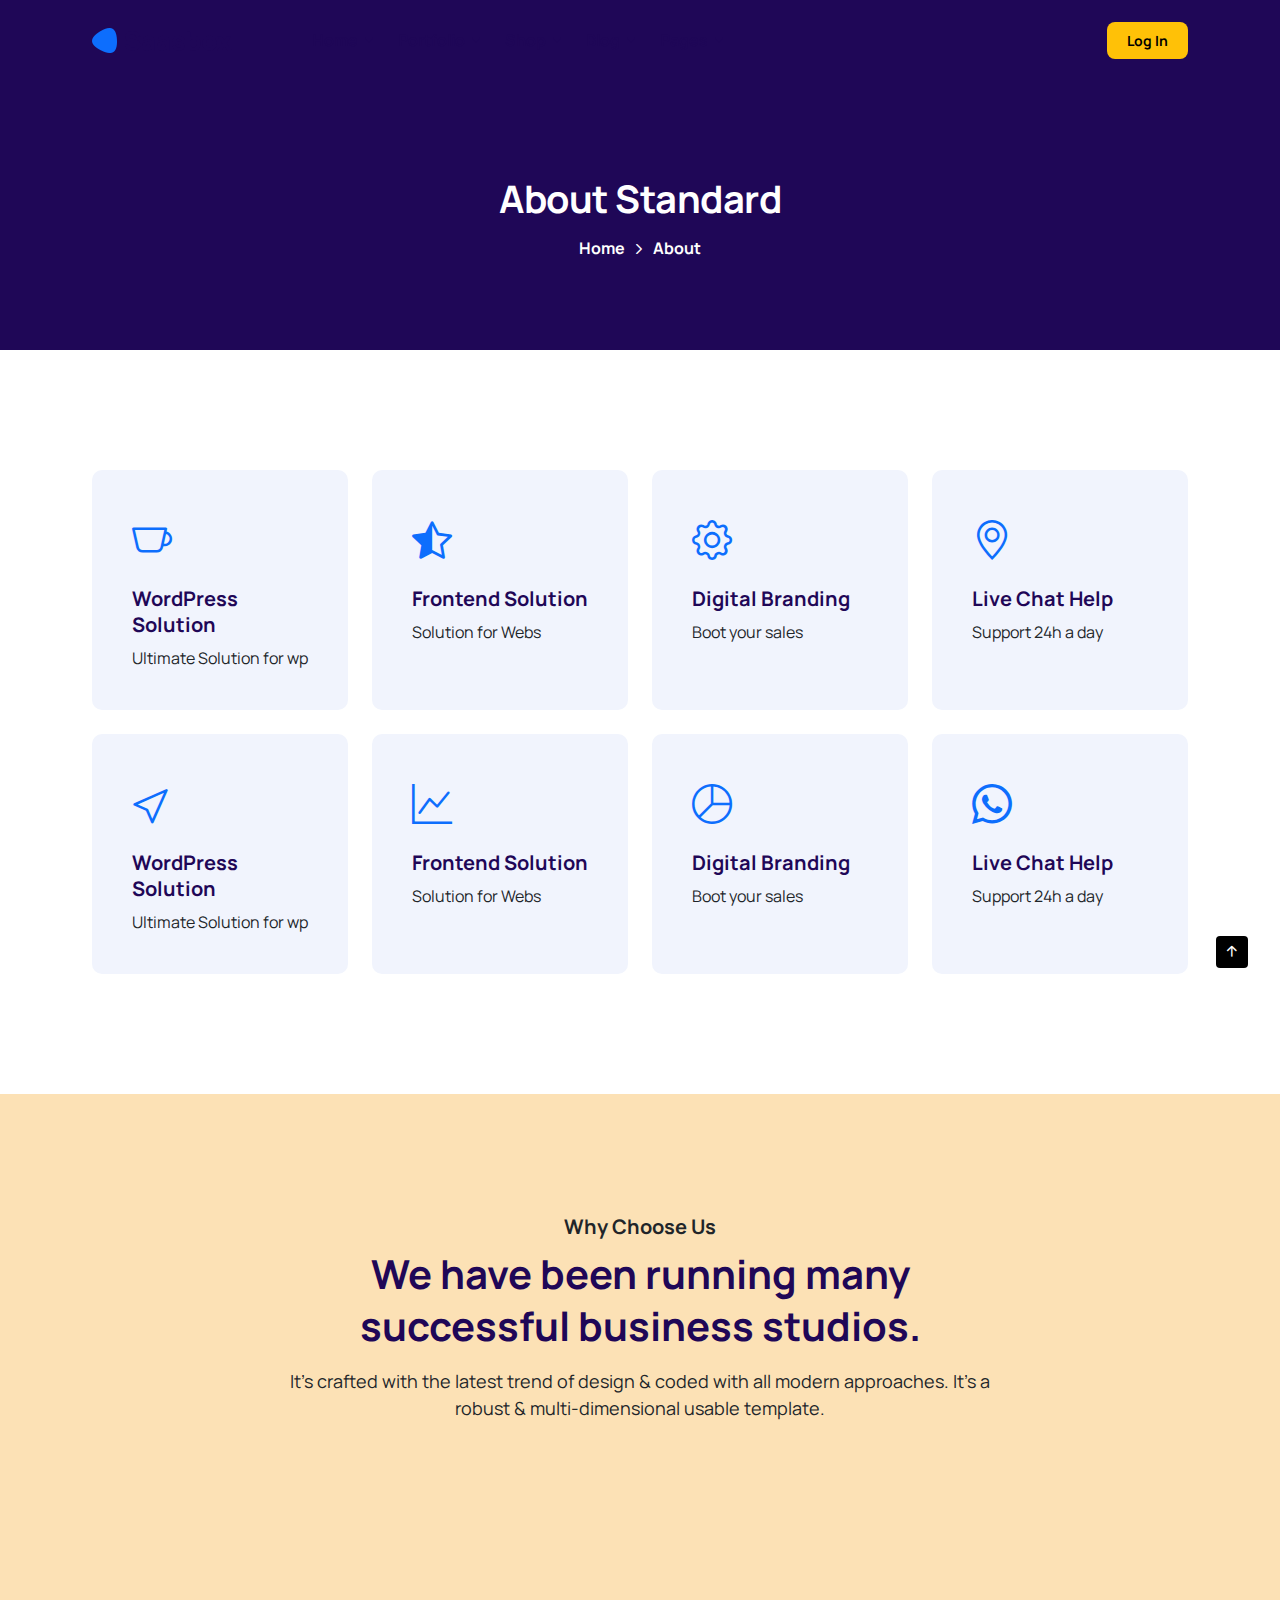
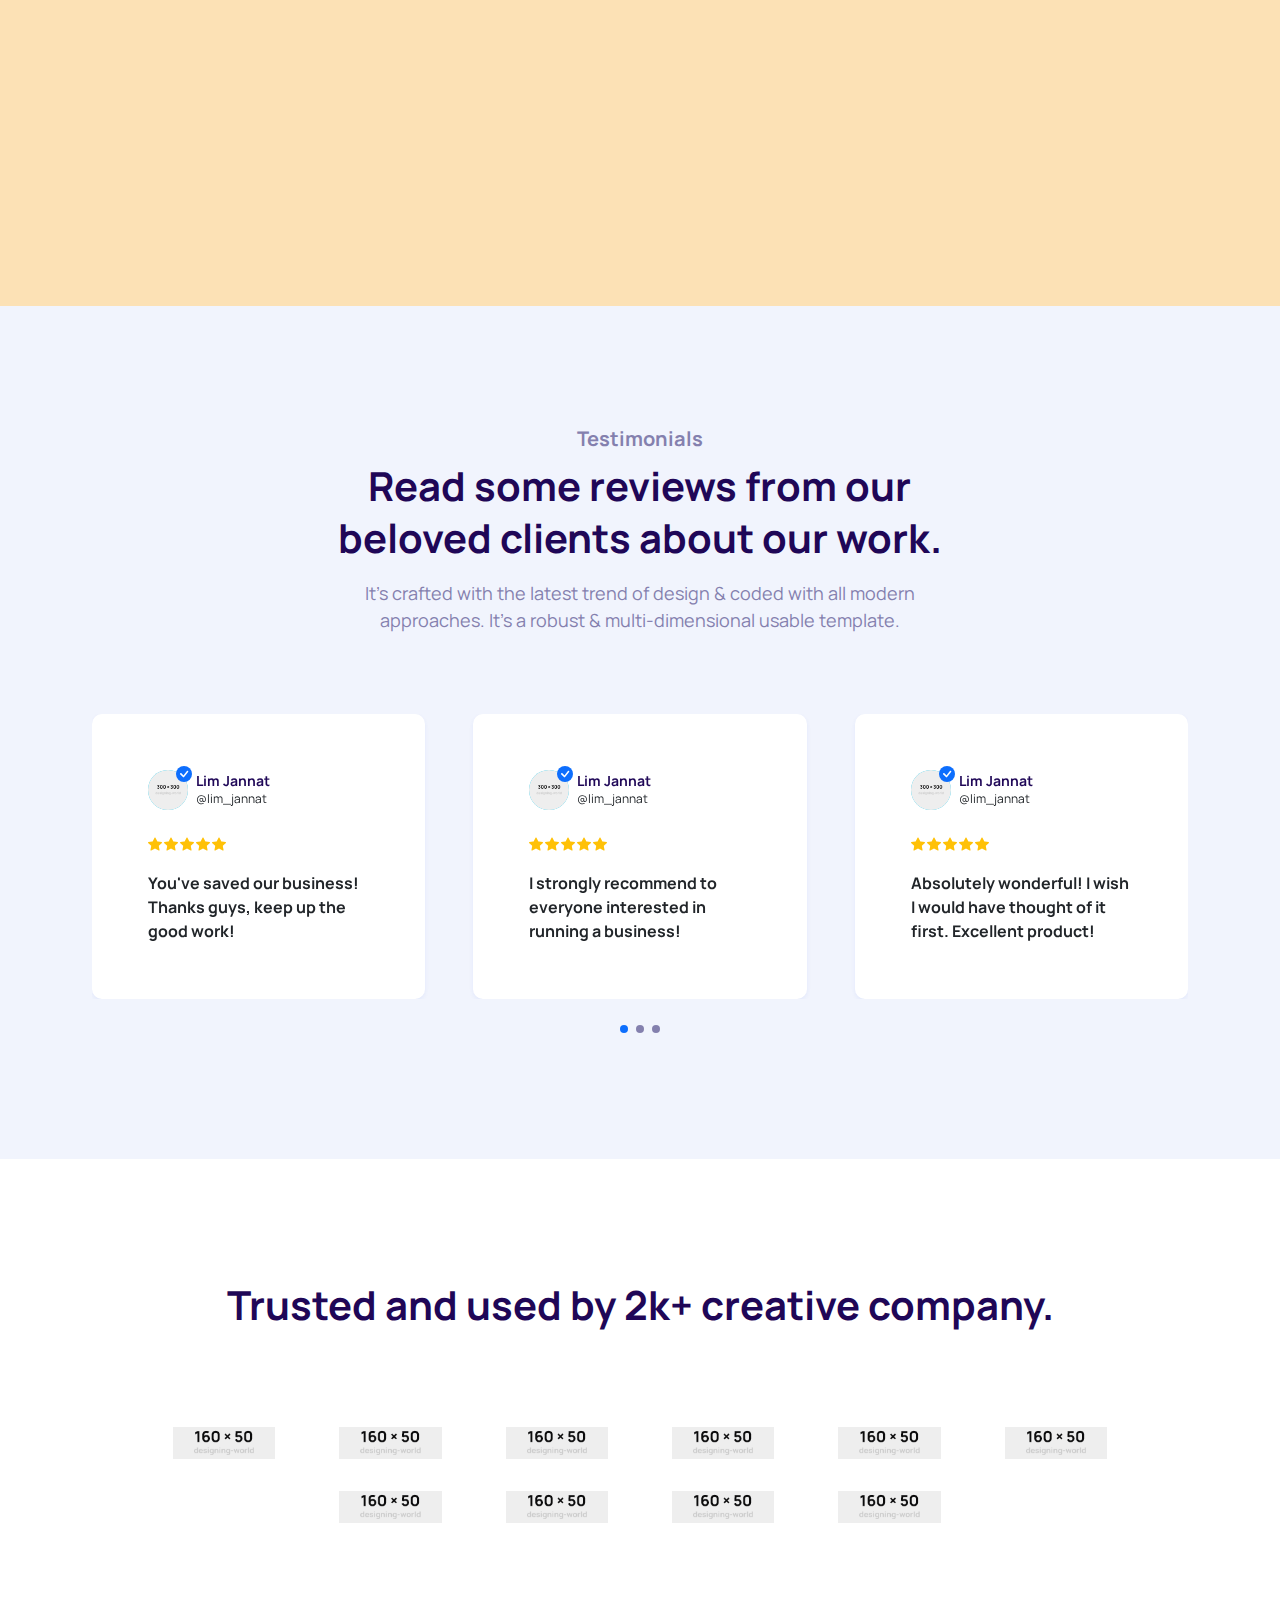
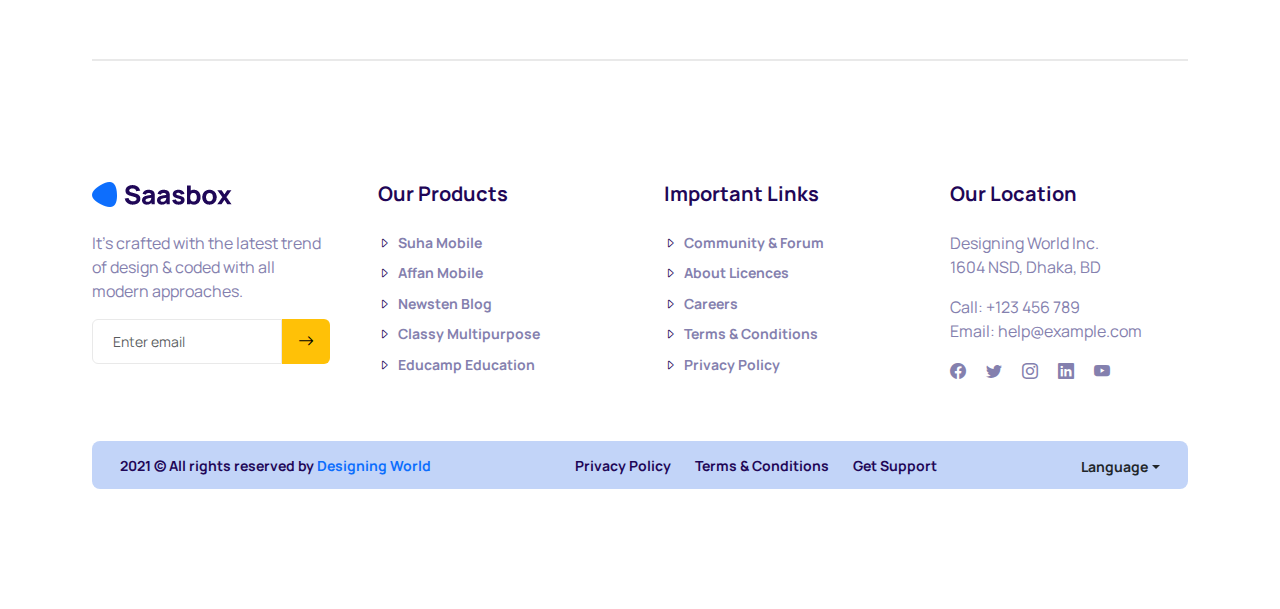
<file: about-standard.html>
<!DOCTYPE html>
<html lang="en">
  <head>
    <meta charset="utf-8">
    <meta name="viewport" content="width=device-width, initial-scale=1">
    <meta name="description" content="Saasbox - Multipurpose HTML Template for Saas &amp; Agency">
    <!-- Title-->
    <title>Saasbox - Multipurpose HTML Template for Saas &amp; Agency</title>
    <!-- Favicon-->
    <link rel="shortcut icon" href="img/core-img/favicon.ico" type="image/x-icon">
    <!-- All CSS Stylesheet-->
    <link rel="stylesheet" href="css/all-css-libraries.css">
    <!-- Core Stylesheet-->
    <link rel="stylesheet" href="style.css">
  </head>
  <body>
    <!-- Preloader-->
    <div class="preloader" id="preloader">
      <div class="spinner-grow text-light" role="status"><span class="visually-hidden">Loading...</span></div>
    </div>
    <!-- Header Area-->
    <header class="header-area header-2">
      <nav class="navbar navbar-expand-lg">
        <div class="container">
          <!-- Navbar Brand --><a class="navbar-brand" href="index.html"><img src="img/core-img/logo.png" alt=""></a>
          <!-- Navbar Toggler -->
          <button class="navbar-toggler" type="button" data-bs-toggle="collapse" data-bs-target="#saasboxNav" aria-controls="saasboxNav" aria-expanded="false" aria-label="Toggle navigation"><i class="bi bi-grid"></i></button>
          <!-- Navbar Nav -->
          <div class="collapse navbar-collapse" id="saasboxNav">
            <ul class="navbar-nav navbar-nav-scroll">
              <li class="sb-dropdown"><a href="#">Home</a>
                <ul class="sb-dropdown-menu">
                  <li><a href="creative-agency.html">Creative Agency</a></li>
                  <li><a href="business-studio.html">Business Studio</a></li>
                  <li><a href="saas-landing.html">Saas Landing</a></li>
                  <li><a href="seo-business.html">SEO &amp; Business</a></li>
                  <li><a href="portfolio.html">Personal Portfolio</a></li>
                  <li><a href="shop.html">eCommerce Landing</a></li>
                </ul>
              </li>
              <li class="sb-dropdown"><a href="#">Portfolio</a>
                <ul class="sb-dropdown-menu">
                  <li><a href="portfolio-standard.html">Portfolio 1</a></li>
                  <li><a href="portfolio-creative.html">Portfolio 2</a></li>
                  <li><a href="portfolio-full-width.html">Portfolio 3</a></li>
                  <li><a href="portfolio-details-one.html">Portfolio Details 1</a></li>
                  <li><a href="portfolio-details-two.html">Portfolio Details 2</a></li>
                  <li><a href="portfolio-details-three.html">Portfolio Details 3</a></li>
                </ul>
              </li>
              <li class="sb-dropdown"><a href="#">Shop</a>
                <ul class="sb-dropdown-menu">
                  <li><a href="shop-fullwidth.html">Shop Fullwidth</a></li>
                  <li><a href="shop-sidebar.html">Shop Sidebar</a></li>
                  <li><a href="single-product.html">Product Details</a></li>
                  <li><a href="cart.html">Cart</a></li>
                  <li><a href="checkout.html">Checkout</a></li>
                </ul>
              </li>
              <li class="sb-dropdown"><a href="#">Blog</a>
                <ul class="sb-dropdown-menu">
                  <li><a href="blog-1.html">Blog 1</a></li>
                  <li><a href="blog-2.html">Blog 2</a></li>
                  <li><a href="blog-3.html">Blog 3</a></li>
                  <li><a href="blog-details-1.html">Blog Details 1</a></li>
                  <li><a href="blog-details-2.html">Blog Details 2</a></li>
                  <li><a href="blog-details-3.html">Blog Details 3</a></li>
                </ul>
              </li>
              <li class="sb-dropdown"><a href="#">Pages</a>
                <ul class="sb-dropdown-menu">
                  <li class="sb-dropdown"><a href="#">About Us</a>
                    <ul class="sb-dropdown-menu">
                      <li><a href="about-standard.html">About Standard</a></li>
                      <li><a href="about-creative.html">About Creative</a></li>
                    </ul>
                  </li>
                  <li class="sb-dropdown"><a href="#">Service</a>
                    <ul class="sb-dropdown-menu">
                      <li><a href="service-standard.html">Service Standard</a></li>
                      <li><a href="service-creative.html">Service Creative</a></li>
                    </ul>
                  </li>
                  <li class="sb-dropdown"><a href="#">Authentification</a>
                    <ul class="sb-dropdown-menu">
                      <li><a href="register.html">Register</a></li>
                      <li><a href="login.html">Login</a></li>
                      <li><a href="forget-password.html">Forget Password</a></li>
                    </ul>
                  </li>
                  <li><a href="pricing-plan.html">Pricing Plan</a></li>
                  <li><a href="faq.html">FAQ</a></li>
                  <li><a href="team.html">Team</a></li>
                  <li><a href="contact.html">Contact</a></li>
                  <li><a href="reviews.html">Reviews</a></li>
                  <li><a href="coming-soon.html">Coming Soon</a></li>
                  <li><a href="newsletter.html">Newsletter</a></li>
                  <li><a href="404.html">404 - Error</a></li>
                </ul>
              </li>
            </ul>
            <!-- Login Button --><a class="btn btn-warning btn-sm ms-auto mb-3 mb-lg-0" href="#">Log In</a>
          </div>
        </div>
      </nav>
    </header>
    <!-- Breadcrumb Area-->
    <div class="breadcrumb-wrapper breadcrumb-bg-light">
      <div class="container h-100">
        <div class="row h-100 align-items-center">
          <div class="col-12">
            <div class="breadcrumb-content">
              <h2 class="breadcrumb-title">About Standard</h2>
              <nav aria-label="breadcrumb">
                <ol class="breadcrumb justify-content-center">
                  <li class="breadcrumb-item"><a href="index.html">Home</a></li>
                  <li class="breadcrumb-item active" aria-current="page">About</li>
                </ol>
              </nav>
            </div>
          </div>
        </div>
      </div>
    </div>
    <div class="mb-120 d-block"></div>
    <!-- About Area-->
    <div class="about-area about3">
      <div class="container">
        <div class="row justify-content-center g-3 g-lg-4">
          <!-- Single Hero Card-->
          <div class="col-12 col-sm-6 col-md-5 col-lg-4 col-xl-3">
            <div class="card hero-card h-100 border-0 wow fadeInUp p-3" data-wow-delay="100ms" data-wow-duration="1000ms">
              <div class="card-body"><i class="bi bi-cup"></i>
                <h5>WordPress Solution</h5>
                <p class="mb-0">Ultimate Solution for wp</p>
              </div>
            </div>
          </div>
          <!-- Single Hero Card-->
          <div class="col-12 col-sm-6 col-md-5 col-lg-4 col-xl-3">
            <div class="card hero-card h-100 border-0 wow fadeInUp p-3" data-wow-delay="300ms" data-wow-duration="1000ms">
              <div class="card-body"><i class="bi bi-star-half"></i>
                <h5>Frontend Solution</h5>
                <p class="mb-0">Solution for Webs</p>
              </div>
            </div>
          </div>
          <!-- Single Hero Card-->
          <div class="col-12 col-sm-6 col-md-5 col-lg-4 col-xl-3">
            <div class="card hero-card h-100 border-0 wow fadeInUp p-3" data-wow-delay="500ms" data-wow-duration="1000ms">
              <div class="card-body"><i class="bi bi-gear"></i>
                <h5>Digital Branding</h5>
                <p class="mb-0">Boot your sales</p>
              </div>
            </div>
          </div>
          <!-- Single Hero Card-->
          <div class="col-12 col-sm-6 col-md-5 col-lg-4 col-xl-3">
            <div class="card hero-card h-100 border-0 wow fadeInUp p-3" data-wow-delay="700ms" data-wow-duration="1000ms">
              <div class="card-body"><i class="bi bi-geo-alt"></i>
                <h5>Live Chat Help</h5>
                <p class="mb-0">Support 24h a day</p>
              </div>
            </div>
          </div>
          <!-- Single Hero Card-->
          <div class="col-12 col-sm-6 col-md-5 col-lg-4 col-xl-3">
            <div class="card hero-card h-100 border-0 wow fadeInUp p-3" data-wow-delay="100ms" data-wow-duration="1000ms">
              <div class="card-body"><i class="bi bi-cursor"></i>
                <h5>WordPress Solution</h5>
                <p class="mb-0">Ultimate Solution for wp</p>
              </div>
            </div>
          </div>
          <!-- Single Hero Card-->
          <div class="col-12 col-sm-6 col-md-5 col-lg-4 col-xl-3">
            <div class="card hero-card h-100 border-0 wow fadeInUp p-3" data-wow-delay="300ms" data-wow-duration="1000ms">
              <div class="card-body"><i class="bi bi-graph-up"></i>
                <h5>Frontend Solution</h5>
                <p class="mb-0">Solution for Webs</p>
              </div>
            </div>
          </div>
          <!-- Single Hero Card-->
          <div class="col-12 col-sm-6 col-md-5 col-lg-4 col-xl-3">
            <div class="card hero-card h-100 border-0 wow fadeInUp p-3" data-wow-delay="500ms" data-wow-duration="1000ms">
              <div class="card-body"><i class="bi bi-pie-chart"></i>
                <h5>Digital Branding</h5>
                <p class="mb-0">Boot your sales</p>
              </div>
            </div>
          </div>
          <!-- Single Hero Card-->
          <div class="col-12 col-sm-6 col-md-5 col-lg-4 col-xl-3">
            <div class="card hero-card h-100 border-0 wow fadeInUp p-3" data-wow-delay="700ms" data-wow-duration="1000ms">
              <div class="card-body"><i class="bi bi-whatsapp"></i>
                <h5>Live Chat Help</h5>
                <p class="mb-0">Support 24h a day</p>
              </div>
            </div>
          </div>
        </div>
      </div>
    </div>
    <div class="mb-120 d-block"></div>
    <!-- Features Area-->
    <div class="feature-area feature2 pt-120 pb-120">
      <div class="container">
        <div class="row justify-content-center">
          <div class="col-12 col-sm-9 col-lg-8">
            <div class="section-heading text-center">
              <h6 class="text-dark">Why choose us</h6>
              <h2>We have been running many successful business studios.</h2>
              <p class="text-dark">It's crafted with the latest trend of design &amp; coded with all modern approaches. It's a robust &amp; multi-dimensional usable template.</p>
            </div>
          </div>
        </div>
      </div>
      <div class="container">
        <div class="row g-4 g-xxl-5">
          <div class="col-12 col-sm-6 col-lg-3">
            <div class="card feature2-card shadow-lg wow fadeInUp" data-wow-duration="1000ms" data-wow-delay="200ms">
              <div class="card-body">
                <div class="feature-icon mb-4 text-primary"><i class="bi bi-bootstrap-fill"></i></div>
                <h5>Bootstrap 5.3.0</h5>
                <p>Build fast, responsive sites with Bootstrap.</p><a class="btn btn-primary btn-minimal" href="#">Learn more...</a>
              </div>
            </div>
          </div>
          <div class="col-12 col-sm-6 col-lg-3">
            <div class="card feature2-card shadow-lg wow fadeInUp" data-wow-duration="1000ms" data-wow-delay="400ms">
              <div class="card-body">
                <div class="feature-icon mb-4 text-warning"><i class="bi bi-code-slash"></i></div>
                <h5>Vanilla JS</h5>
                <p>The write less, do more with JavaScript Library.</p><a class="btn btn-info btn-minimal" href="#">Learn more...</a>
              </div>
            </div>
          </div>
          <div class="col-12 col-sm-6 col-lg-3">
            <div class="card feature2-card shadow-lg wow fadeInUp" data-wow-duration="1000ms" data-wow-delay="600ms">
              <div class="card-body">
                <div class="feature-icon mb-4 text-danger"><i class="bi bi-bullseye"></i></div>
                <h5>Pug Supported</h5>
                <p>It compiles to HTML and has a simplified syntax.</p><a class="btn btn-danger btn-minimal" href="#">Learn more...</a>
              </div>
            </div>
          </div>
          <div class="col-12 col-sm-6 col-lg-3">
            <div class="card feature2-card shadow-lg wow fadeInUp" data-wow-duration="1000ms" data-wow-delay="800ms">
              <div class="card-body">
                <div class="feature-icon mb-4 text-info"><i class="bi bi-braces"></i></div>
                <h5>SCSS Featured</h5>
                <p>Sass is the stable &amp; powerful grade CSS.</p><a class="btn btn-dark btn-minimal" href="#">Learn more...</a>
              </div>
            </div>
          </div>
        </div>
      </div>
    </div>
    <!-- Client Feedback Area-->
    <div class="client-feedback-area bg-gray pt-120 pb-120">
      <div class="container">
        <div class="row justify-content-center">
          <div class="col-12 col-sm-9 col-md-8 col-lg-7">
            <div class="section-heading text-center">
              <h6>Testimonials</h6>
              <h2>Read some reviews from our beloved clients about our work.</h2>
              <p>It's crafted with the latest trend of design &amp; coded with all modern approaches. It's a robust &amp; multi-dimensional usable template.</p>
            </div>
          </div>
        </div>
      </div>
      <div class="container">
        <div class="client-feedback-content">
          <div class="client-feedback-slides">
            <!-- Single Feedback Slide -->
            <div>
              <div class="card feedback-card border-0 p-2 shadow-sm">
                <div class="card-body p-5 p-sm-4 p-md-5">
                  <div class="client-info d-flex align-items-center">
                    <div class="client-thumb rounded-circle me-2 position-relative"><img class="rounded-circle" src="img/bg-img/t1.png" alt=""><span class="rounded-circle"><i class="bi bi-check"></i></span></div>
                    <div class="client-name">
                      <h6 class="fz-14 mb-0">Lim Jannat</h6>
                      <p class="mb-0 fz-12">@lim_jannat</p>
                    </div>
                  </div>
                  <div class="ratings text-warning mt-4 mb-3 fz-14"><i class="bi bi-star-fill"></i><i class="bi bi-star-fill"></i><i class="bi bi-star-fill"></i><i class="bi bi-star-fill"></i><i class="bi bi-star-fill"></i></div>
                  <p class="text-dark mb-0 fw-bold">You've saved our business! Thanks guys, keep up the good work!</p>
                </div>
              </div>
            </div>
            <!-- Single Feedback Slide -->
            <div>
              <div class="card feedback-card border-0 p-2 shadow-sm">
                <div class="card-body p-5 p-sm-4 p-md-5">
                  <div class="client-info d-flex align-items-center">
                    <div class="client-thumb rounded-circle me-2 position-relative"><img class="rounded-circle" src="img/bg-img/t2.png" alt=""><span class="rounded-circle"><i class="bi bi-check"></i></span></div>
                    <div class="client-name">
                      <h6 class="fz-14 mb-0">Lim Jannat</h6>
                      <p class="mb-0 fz-12">@lim_jannat</p>
                    </div>
                  </div>
                  <div class="ratings text-warning mt-4 mb-3 fz-14"><i class="bi bi-star-fill"></i><i class="bi bi-star-fill"></i><i class="bi bi-star-fill"></i><i class="bi bi-star-fill"></i><i class="bi bi-star-fill"></i></div>
                  <p class="text-dark mb-0 fw-bold">I strongly recommend to everyone interested in running a business!</p>
                </div>
              </div>
            </div>
            <!-- Single Feedback Slide -->
            <div>
              <div class="card feedback-card border-0 p-2 shadow-sm">
                <div class="card-body p-5 p-sm-4 p-md-5">
                  <div class="client-info d-flex align-items-center">
                    <div class="client-thumb rounded-circle me-2 position-relative"><img class="rounded-circle" src="img/bg-img/t3.png" alt=""><span class="rounded-circle"><i class="bi bi-check"></i></span></div>
                    <div class="client-name">
                      <h6 class="fz-14 mb-0">Lim Jannat</h6>
                      <p class="mb-0 fz-12">@lim_jannat</p>
                    </div>
                  </div>
                  <div class="ratings text-warning mt-4 mb-3 fz-14"><i class="bi bi-star-fill"></i><i class="bi bi-star-fill"></i><i class="bi bi-star-fill"></i><i class="bi bi-star-fill"></i><i class="bi bi-star-fill"></i></div>
                  <p class="text-dark mb-0 fw-bold">Absolutely wonderful! I wish I would have thought of it first. Excellent product!</p>
                </div>
              </div>
            </div>
            <!-- Single Feedback Slide -->
            <div>
              <div class="card feedback-card border-0 p-2 shadow-sm">
                <div class="card-body p-5 p-sm-4 p-md-5">
                  <div class="client-info d-flex align-items-center">
                    <div class="client-thumb rounded-circle me-2 position-relative"><img class="rounded-circle" src="img/bg-img/t1.png" alt=""><span class="rounded-circle"><i class="bi bi-check"></i></span></div>
                    <div class="client-name">
                      <h6 class="fz-14 mb-0">Lim Jannat</h6>
                      <p class="mb-0 fz-12">@lim_jannat</p>
                    </div>
                  </div>
                  <div class="ratings text-warning mt-4 mb-3 fz-14"><i class="bi bi-star-fill"></i><i class="bi bi-star-fill"></i><i class="bi bi-star-fill"></i><i class="bi bi-star-fill"></i><i class="bi bi-star-fill"></i></div>
                  <p class="text-dark mb-0 fw-bold">You've saved our business! Thanks guys, keep up the good work!</p>
                </div>
              </div>
            </div>
            <!-- Single Feedback Slide -->
            <div>
              <div class="card feedback-card border-0 p-2 shadow-sm">
                <div class="card-body p-5 p-sm-4 p-md-5">
                  <div class="client-info d-flex align-items-center">
                    <div class="client-thumb rounded-circle me-2 position-relative"><img class="rounded-circle" src="img/bg-img/t2.png" alt=""><span class="rounded-circle"><i class="bi bi-check"></i></span></div>
                    <div class="client-name">
                      <h6 class="fz-14 mb-0">Lim Jannat</h6>
                      <p class="mb-0 fz-12">@lim_jannat</p>
                    </div>
                  </div>
                  <div class="ratings text-warning mt-4 mb-3 fz-14"><i class="bi bi-star-fill"></i><i class="bi bi-star-fill"></i><i class="bi bi-star-fill"></i><i class="bi bi-star-fill"></i><i class="bi bi-star-fill"></i></div>
                  <p class="text-dark mb-0 fw-bold">I strongly recommend to everyone interested in running a business!</p>
                </div>
              </div>
            </div>
            <!-- Single Feedback Slide -->
            <div>
              <div class="card feedback-card border-0 p-2 shadow-sm">
                <div class="card-body p-5 p-sm-4 p-md-5">
                  <div class="client-info d-flex align-items-center">
                    <div class="client-thumb rounded-circle me-2 position-relative"><img class="rounded-circle" src="img/bg-img/t3.png" alt=""><span class="rounded-circle"><i class="bi bi-check"></i></span></div>
                    <div class="client-name">
                      <h6 class="fz-14 mb-0">Lim Jannat</h6>
                      <p class="mb-0 fz-12">@lim_jannat</p>
                    </div>
                  </div>
                  <div class="ratings text-warning mt-4 mb-3 fz-14"><i class="bi bi-star-fill"></i><i class="bi bi-star-fill"></i><i class="bi bi-star-fill"></i><i class="bi bi-star-fill"></i><i class="bi bi-star-fill"></i></div>
                  <p class="text-dark mb-0 fw-bold">Absolutely wonderful! I wish I would have thought of it first. Excellent product!</p>
                </div>
              </div>
            </div>
            <!-- Single Feedback Slide -->
            <div>
              <div class="card feedback-card border-0 p-2 shadow-sm">
                <div class="card-body p-5 p-sm-4 p-md-5">
                  <div class="client-info d-flex align-items-center">
                    <div class="client-thumb rounded-circle me-2 position-relative"><img class="rounded-circle" src="img/bg-img/t1.png" alt=""><span class="rounded-circle"><i class="bi bi-check"></i></span></div>
                    <div class="client-name">
                      <h6 class="fz-14 mb-0">Lim Jannat</h6>
                      <p class="mb-0 fz-12">@lim_jannat</p>
                    </div>
                  </div>
                  <div class="ratings text-warning mt-4 mb-3 fz-14"><i class="bi bi-star-fill"></i><i class="bi bi-star-fill"></i><i class="bi bi-star-fill"></i><i class="bi bi-star-fill"></i><i class="bi bi-star-fill"></i></div>
                  <p class="text-dark mb-0 fw-bold">You've saved our business! Thanks guys, keep up the good work!</p>
                </div>
              </div>
            </div>
            <!-- Single Feedback Slide -->
            <div>
              <div class="card feedback-card border-0 p-2 shadow-sm">
                <div class="card-body p-5 p-sm-4 p-md-5">
                  <div class="client-info d-flex align-items-center">
                    <div class="client-thumb rounded-circle me-2 position-relative"><img class="rounded-circle" src="img/bg-img/t2.png" alt=""><span class="rounded-circle"><i class="bi bi-check"></i></span></div>
                    <div class="client-name">
                      <h6 class="fz-14 mb-0">Lim Jannat</h6>
                      <p class="mb-0 fz-12">@lim_jannat</p>
                    </div>
                  </div>
                  <div class="ratings text-warning mt-4 mb-3 fz-14"><i class="bi bi-star-fill"></i><i class="bi bi-star-fill"></i><i class="bi bi-star-fill"></i><i class="bi bi-star-fill"></i><i class="bi bi-star-fill"></i></div>
                  <p class="text-dark mb-0 fw-bold">I strongly recommend to everyone interested in running a business!</p>
                </div>
              </div>
            </div>
            <!-- Single Feedback Slide -->
            <div>
              <div class="card feedback-card border-0 p-2 shadow-sm">
                <div class="card-body p-5 p-sm-4 p-md-5">
                  <div class="client-info d-flex align-items-center">
                    <div class="client-thumb rounded-circle me-2 position-relative"><img class="rounded-circle" src="img/bg-img/t3.png" alt=""><span class="rounded-circle"><i class="bi bi-check"></i></span></div>
                    <div class="client-name">
                      <h6 class="fz-14 mb-0">Lim Jannat</h6>
                      <p class="mb-0 fz-12">@lim_jannat</p>
                    </div>
                  </div>
                  <div class="ratings text-warning mt-4 mb-3 fz-14"><i class="bi bi-star-fill"></i><i class="bi bi-star-fill"></i><i class="bi bi-star-fill"></i><i class="bi bi-star-fill"></i><i class="bi bi-star-fill"></i></div>
                  <p class="text-dark mb-0 fw-bold">Absolutely wonderful! I wish I would have thought of it first. Excellent product!</p>
                </div>
              </div>
            </div>
          </div>
        </div>
      </div>
    </div>
    <div class="mb-120 d-block"></div>
    <!-- Partner Area-->
    <div class="partner-area">
      <div class="container">
        <div class="row">
          <div class="col-12">
            <div class="section-heading text-center">
              <h2 class="mb-0">Trusted and used by 2k+ creative company.</h2>
            </div>
          </div>
        </div>
      </div>
      <div class="container">
        <div class="partner-wrapper">
          <!-- Logo -->
          <div class="partner-logo px-sm-3"><img src="img/partner-img/1.png" alt=""></div>
          <!-- Logo -->
          <div class="partner-logo px-sm-3"><img src="img/partner-img/2.png" alt=""></div>
          <!-- Logo -->
          <div class="partner-logo px-sm-3"><img src="img/partner-img/3.png" alt=""></div>
          <!-- Logo -->
          <div class="partner-logo px-sm-3"><img src="img/partner-img/4.png" alt=""></div>
          <!-- Logo -->
          <div class="partner-logo px-sm-3"><img src="img/partner-img/5.png" alt=""></div>
          <!-- Logo -->
          <div class="partner-logo px-sm-3"><img src="img/partner-img/6.png" alt=""></div>
          <!-- Logo -->
          <div class="partner-logo px-sm-3"><img src="img/partner-img/1.png" alt=""></div>
          <!-- Logo -->
          <div class="partner-logo px-sm-3"><img src="img/partner-img/2.png" alt=""></div>
          <!-- Logo -->
          <div class="partner-logo px-sm-3"><img src="img/partner-img/3.png" alt=""></div>
          <!-- Logo -->
          <div class="partner-logo px-sm-3"><img src="img/partner-img/4.png" alt=""></div>
        </div>
      </div>
    </div>
    <div class="mb-120 d-block"></div>
    <div class="container">
      <div class="border"></div>
    </div>
    <div class="mb-120 d-block"></div>
    <!-- Footer Area-->
    <footer class="footer-area">
      <div class="container">
        <div class="row g-4 g-lg-5">
          <!-- Footer Widget Area -->
          <div class="col-12 col-sm-6 col-lg-3">
            <div class="footer-widget-area"><a class="d-block mb-4" href="index.html"><img src="img/core-img/logo.png" alt=""></a>
              <p>It's crafted with the latest trend of design &amp; coded with all modern approaches.</p>
              <!-- Newsletter Form -->
              <div class="newsletter-form mb-4">
                <form class="d-flex align-items-stretch" action="#">
                  <input class="form-control rounded-0 rounded-start" type="email" placeholder="Enter email">
                  <button class="btn btn-warning rounded-0 rounded-end px-3" type="submit"><i class="bi bi-arrow-right"></i></button>
                </form>
              </div>
            </div>
          </div>
          <!-- Footer Widget Area-->
          <div class="col-12 col-sm-6 col-lg-3">
            <div class="footer-widget-area">
              <h5 class="mb-4">Our Products</h5>
              <ul class="list-unstyled">
                <li><a href="#" target="_blank"><i class="bi bi-caret-right"></i>Suha Mobile</a></li>
                <li><a href="#" target="_blank"><i class="bi bi-caret-right"></i>Affan Mobile</a></li>
                <li><a href="#" target="_blank"><i class="bi bi-caret-right"></i>Newsten Blog</a></li>
                <li><a href="#" target="_blank"><i class="bi bi-caret-right"></i>Classy Multipurpose</a></li>
                <li><a href="#" target="_blank"><i class="bi bi-caret-right"></i>Educamp Education</a></li>
              </ul>
            </div>
          </div>
          <!-- Footer Widget Area-->
          <div class="col-12 col-sm-6 col-lg-3">
            <div class="footer-widget-area">
              <h5 class="mb-4">Important Links</h5>
              <ul class="list-unstyled">
                <li><a href="#" target="_blank"><i class="bi bi-caret-right"></i>Community &amp; Forum</a></li>
                <li><a href="#" target="_blank"><i class="bi bi-caret-right"></i>About Licences</a></li>
                <li><a href="#" target="_blank"><i class="bi bi-caret-right"></i>Careers</a></li>
                <li><a href="#" target="_blank"><i class="bi bi-caret-right"></i>Terms &amp; Conditions</a></li>
                <li><a href="#" target="_blank"><i class="bi bi-caret-right"></i>Privacy Policy</a></li>
              </ul>
            </div>
          </div>
          <!-- Footer Widget Area -->
          <div class="col-12 col-sm-6 col-lg-3">
            <div class="footer-widget-area">
              <h5 class="mb-4">Our Location</h5>
              <p class="lh-base mb-3">Designing World Inc. <br> 1604 NSD, Dhaka, BD</p>
              <p class="mb-0">Call: +123 456 789 <br> Email: help@example.com</p>
              <!-- Footer Social Icon -->
              <div class="footer-social-icon d-flex align-items-center mt-3"><a href="#" data-bs-toggle="tooltip" data-bs-placement="top" title="Facbook"><i class="bi bi-facebook"></i></a><a href="#" data-bs-toggle="tooltip" data-bs-placement="top" title="Twitter"><i class="bi bi-twitter"></i></a><a href="#" data-bs-toggle="tooltip" data-bs-placement="top" title="Instagram"><i class="bi bi-instagram"></i></a><a href="#" data-bs-toggle="tooltip" data-bs-placement="top" title="Linkedin"><i class="bi bi-linkedin"></i></a><a href="#" data-bs-toggle="tooltip" data-bs-placement="top" title="Youtube"><i class="bi bi-youtube"></i></a></div>
            </div>
          </div>
        </div>
      </div>
      <div class="container">
        <div class="copywrite-wrapper mt-5 rounded-3 d-lg-flex align-items-lg-center justify-content-lg-between">
          <!-- Copywrite Text -->
          <div class="copywrite-text text-center text-lg-start mb-3 mb-lg-0 me-lg-4">
            <p class="mb-0">2021 &copy; All rights reserved by <a href="#" target="_blank">Designing World</a></p>
          </div>
          <!-- Footer Nav -->
          <div class="footer-nav mb-3 mb-lg-0 me-lg-4">
            <ul class="mb-0 d-flex flex-wrap justify-content-center list-unstyled">
              <li><a href="#" target="_blank">Privacy Policy</a></li>
              <li><a href="#" target="_blank">Terms &amp; Conditions</a></li>
              <li><a href="#" target="_blank">Get Support</a></li>
            </ul>
          </div>
          <!-- Dropup -->
          <div class="language-dropdown text-center text-lg-end">
            <button class="btn dropdown-toggle" type="button" data-bs-toggle="dropdown" aria-expanded="false">Language</button>
            <div class="dropdown-menu dropdown-menu-end"><a class="dropdown-item" href="#"><span class="me-2 flag-icon flag-icon-sa"></span>Arabic</a><a class="dropdown-item" href="#"><span class="me-2 flag-icon flag-icon-bd"></span>Bengali</a><a class="dropdown-item" href="#"><span class="me-2 flag-icon flag-icon-us"></span>English</a><a class="dropdown-item" href="#"><span class="me-2 flag-icon flag-icon-my"></span>Malay</a><a class="dropdown-item" href="#"><span class="me-2 flag-icon flag-icon-es"></span>Spanish</a></div>
          </div>
        </div>
      </div>
    </footer>
    <!-- Scroll To Top  -->
    <div id="scrollTopButton"><i class="bi bi-arrow-up-short"></i></div>
    <div class="mb-120 d-block"></div>
    <!-- All JavaScript Files-->
    <script src="js/all-js-libraries.js"></script>
    <script src="js/active.js"></script>
  </body>
</html>
</file>
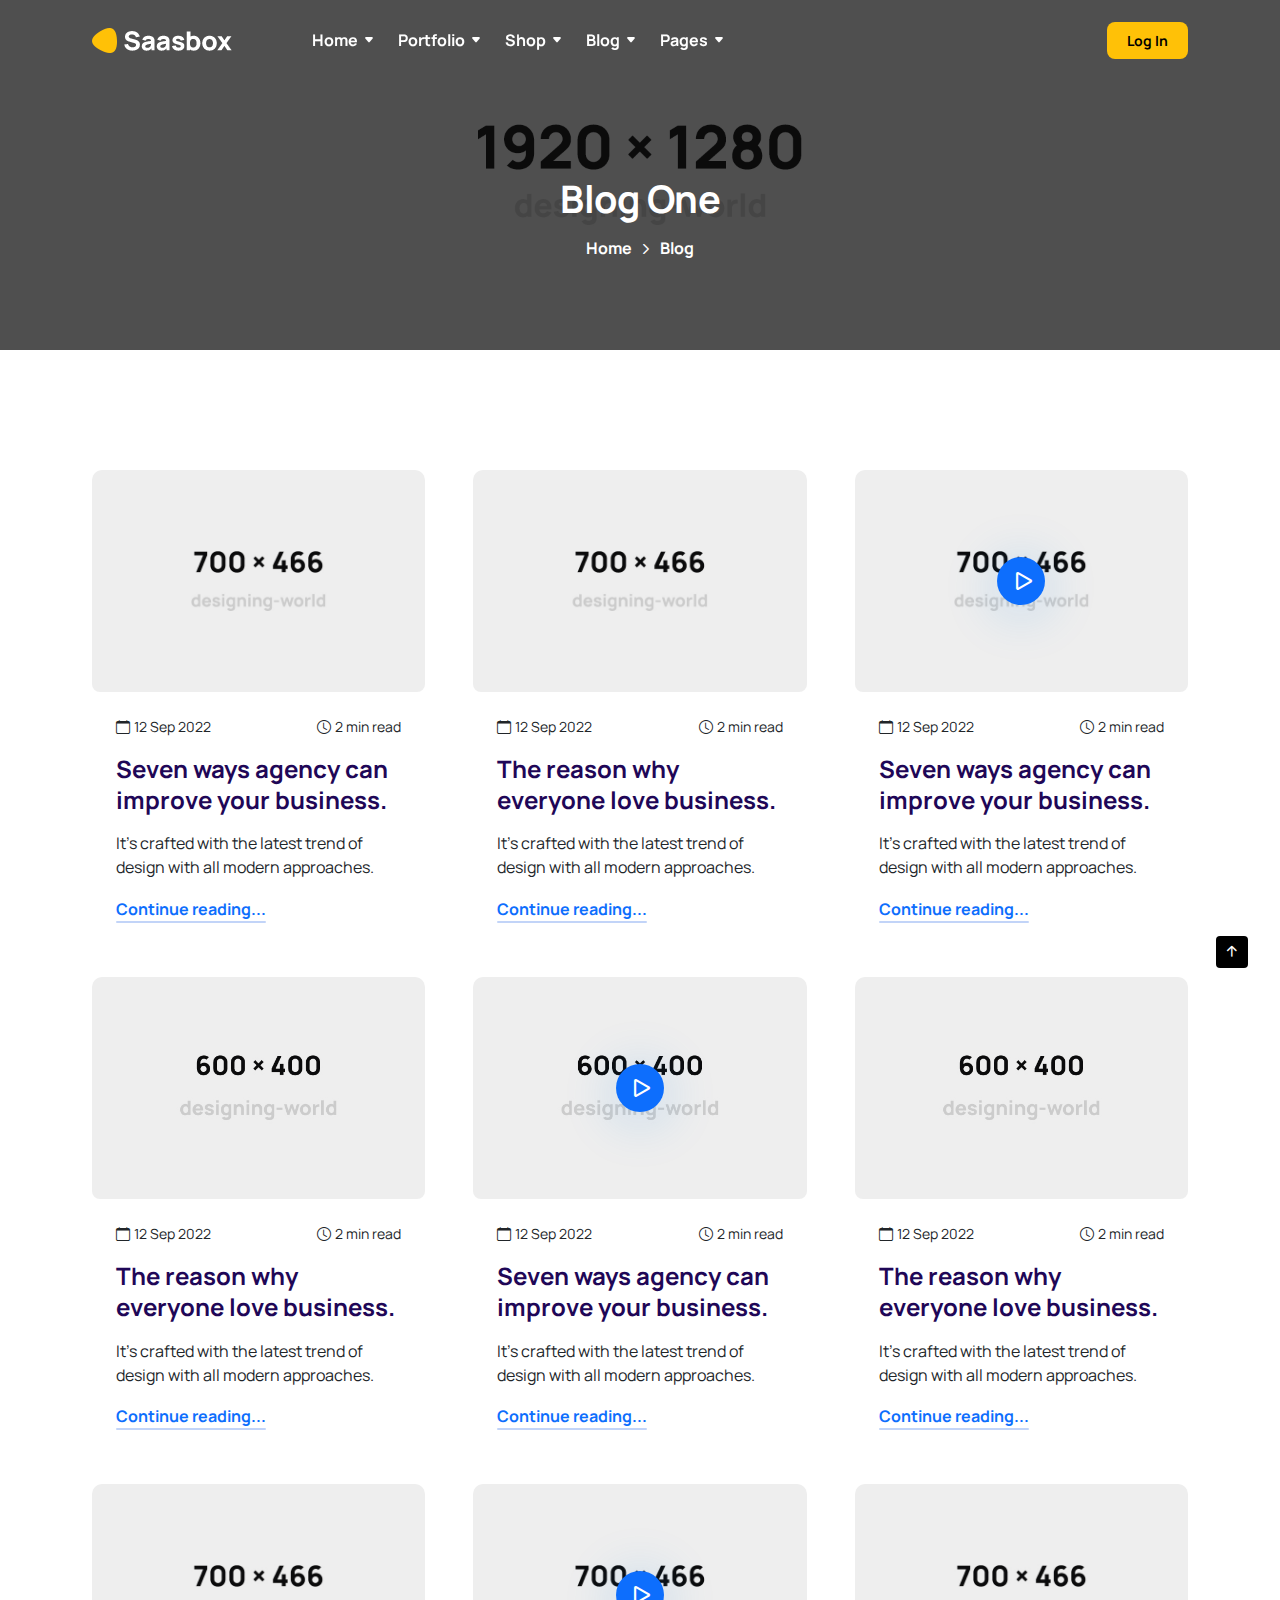
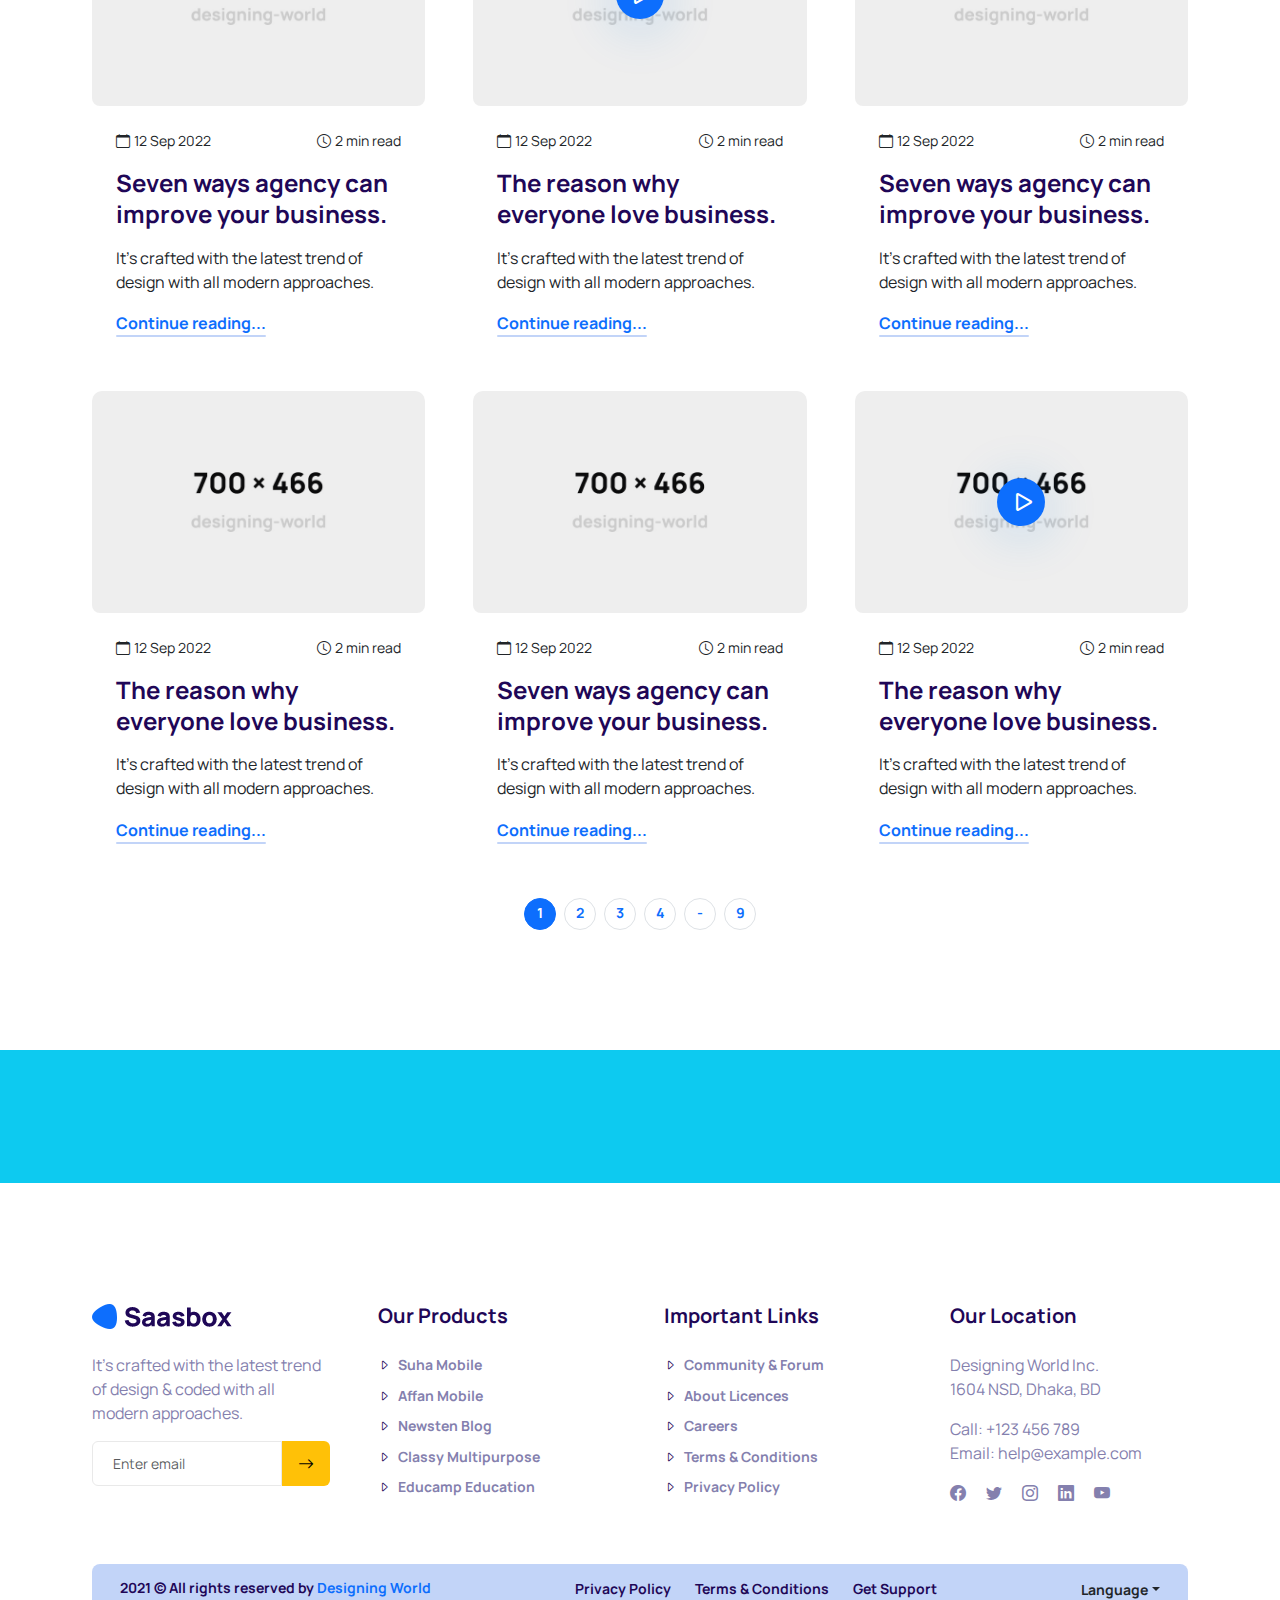
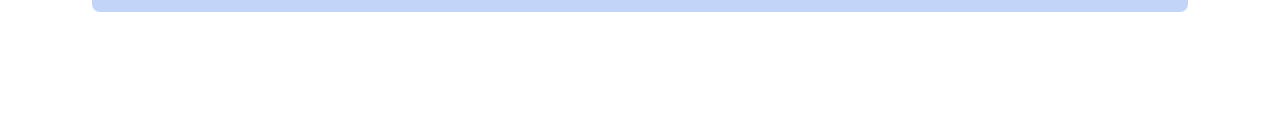
<file: blog-1.html>
<!DOCTYPE html>
<html lang="en">
  <head>
    <meta charset="utf-8">
    <meta name="viewport" content="width=device-width, initial-scale=1">
    <meta name="description" content="Saasbox - Multipurpose HTML Template for Saas &amp; Agency">
    <!-- Title-->
    <title>Saasbox - Multipurpose HTML Template for Saas &amp; Agency</title>
    <!-- Favicon-->
    <link rel="shortcut icon" href="img/core-img/favicon.ico" type="image/x-icon">
    <!-- All CSS Stylesheet-->
    <link rel="stylesheet" href="css/all-css-libraries.css">
    <!-- Core Stylesheet-->
    <link rel="stylesheet" href="style.css">
  </head>
  <body>
    <!-- Preloader-->
    <div class="preloader" id="preloader">
      <div class="spinner-grow text-light" role="status"><span class="visually-hidden">Loading...</span></div>
    </div>
    <!-- Header Area-->
    <header class="header-area">
      <nav class="navbar navbar-expand-lg">
        <div class="container">
          <!-- Navbar Brand --><a class="navbar-brand" href="index.html"><img src="img/core-img/logo-white.png" alt=""></a>
          <!-- Navbar Toggler -->
          <button class="navbar-toggler" type="button" data-bs-toggle="collapse" data-bs-target="#saasboxNav" aria-controls="saasboxNav" aria-expanded="false" aria-label="Toggle navigation"><i class="bi bi-grid"></i></button>
          <!-- Navbar Nav -->
          <div class="collapse navbar-collapse" id="saasboxNav">
            <ul class="navbar-nav navbar-nav-scroll">
              <li class="sb-dropdown"><a href="#">Home</a>
                <ul class="sb-dropdown-menu">
                  <li><a href="creative-agency.html">Creative Agency</a></li>
                  <li><a href="business-studio.html">Business Studio</a></li>
                  <li><a href="saas-landing.html">Saas Landing</a></li>
                  <li><a href="seo-business.html">SEO &amp; Business</a></li>
                  <li><a href="portfolio.html">Personal Portfolio</a></li>
                  <li><a href="shop.html">eCommerce Landing</a></li>
                </ul>
              </li>
              <li class="sb-dropdown"><a href="#">Portfolio</a>
                <ul class="sb-dropdown-menu">
                  <li><a href="portfolio-standard.html">Portfolio 1</a></li>
                  <li><a href="portfolio-creative.html">Portfolio 2</a></li>
                  <li><a href="portfolio-full-width.html">Portfolio 3</a></li>
                  <li><a href="portfolio-details-one.html">Portfolio Details 1</a></li>
                  <li><a href="portfolio-details-two.html">Portfolio Details 2</a></li>
                  <li><a href="portfolio-details-three.html">Portfolio Details 3</a></li>
                </ul>
              </li>
              <li class="sb-dropdown"><a href="#">Shop</a>
                <ul class="sb-dropdown-menu">
                  <li><a href="shop-fullwidth.html">Shop Fullwidth</a></li>
                  <li><a href="shop-sidebar.html">Shop Sidebar</a></li>
                  <li><a href="single-product.html">Product Details</a></li>
                  <li><a href="cart.html">Cart</a></li>
                  <li><a href="checkout.html">Checkout</a></li>
                </ul>
              </li>
              <li class="sb-dropdown"><a href="#">Blog</a>
                <ul class="sb-dropdown-menu">
                  <li><a href="blog-1.html">Blog 1</a></li>
                  <li><a href="blog-2.html">Blog 2</a></li>
                  <li><a href="blog-3.html">Blog 3</a></li>
                  <li><a href="blog-details-1.html">Blog Details 1</a></li>
                  <li><a href="blog-details-2.html">Blog Details 2</a></li>
                  <li><a href="blog-details-3.html">Blog Details 3</a></li>
                </ul>
              </li>
              <li class="sb-dropdown"><a href="#">Pages</a>
                <ul class="sb-dropdown-menu">
                  <li class="sb-dropdown"><a href="#">About Us</a>
                    <ul class="sb-dropdown-menu">
                      <li><a href="about-standard.html">About Standard</a></li>
                      <li><a href="about-creative.html">About Creative</a></li>
                    </ul>
                  </li>
                  <li class="sb-dropdown"><a href="#">Service</a>
                    <ul class="sb-dropdown-menu">
                      <li><a href="service-standard.html">Service Standard</a></li>
                      <li><a href="service-creative.html">Service Creative</a></li>
                    </ul>
                  </li>
                  <li class="sb-dropdown"><a href="#">Authentification</a>
                    <ul class="sb-dropdown-menu">
                      <li><a href="register.html">Register</a></li>
                      <li><a href="login.html">Login</a></li>
                      <li><a href="forget-password.html">Forget Password</a></li>
                    </ul>
                  </li>
                  <li><a href="pricing-plan.html">Pricing Plan</a></li>
                  <li><a href="faq.html">FAQ</a></li>
                  <li><a href="team.html">Team</a></li>
                  <li><a href="contact.html">Contact</a></li>
                  <li><a href="reviews.html">Reviews</a></li>
                  <li><a href="coming-soon.html">Coming Soon</a></li>
                  <li><a href="newsletter.html">Newsletter</a></li>
                  <li><a href="404.html">404 - Error</a></li>
                </ul>
              </li>
            </ul>
            <!-- Login Button -->
            <div class="ms-auto mb-3 mb-lg-0"><a class="btn btn-warning btn-sm" href="#">Log In</a></div>
          </div>
        </div>
      </nav>
    </header>
    <!-- Breadcrumb Area-->
    <div class="breadcrumb-wrapper bg-img bg-overlay" style="background-image: url('img/bg-img/7.jpg');">
      <div class="container h-100">
        <div class="row h-100 align-items-center">
          <div class="col-12">
            <div class="breadcrumb-content">
              <h2 class="breadcrumb-title">Blog One</h2>
              <nav aria-label="breadcrumb">
                <ol class="breadcrumb justify-content-center">
                  <li class="breadcrumb-item"><a href="index.html">Home</a></li>
                  <li class="breadcrumb-item active" aria-current="page">Blog</li>
                </ol>
              </nav>
            </div>
          </div>
        </div>
      </div>
    </div>
    <div class="mb-120 d-block"></div>
    <!-- saasbox Blog Area-->
    <div class="saasbox-blog-area blog-card-page">
      <div class="container">
        <div class="row g-4 g-md-5 justify-content-center">
          <!-- Blog Item -->
          <div class="col-12 col-sm-10 col-md-6 col-lg-4">
            <div class="card blog-card border-0">
              <div class="image-wrap"><a class="d-block" href="blog-details-1.html"><img src="img/bg-img/blog1.jpg" alt=""></a></div>
              <div class="card-body p-4 pb-2">
                <div class="post-meta d-flex align-items-center justify-content-between mb-3"><span class="fz-14"><i class="me-1 bi bi-calendar"></i>12 Sep 2022</span><span class="fz-14"><i class="me-1 bi bi-clock"></i>2 min read</span></div><a class="post-title d-block mb-3" href="blog-details-1.html">Seven ways agency can improve your business.</a>
                <p>It's crafted with the latest trend of design with all modern approaches.</p><a class="btn btn-primary btn-minimal" href="blog-details-1.html">Continue reading...</a>
              </div>
            </div>
          </div>
          <!-- Blog Item -->
          <div class="col-12 col-sm-10 col-md-6 col-lg-4">
            <div class="card blog-card border-0">
              <div class="image-wrap"><a class="d-block" href="blog-details-1.html"><img src="img/bg-img/blog2.jpg" alt=""></a></div>
              <div class="card-body p-4 pb-2">
                <div class="post-meta d-flex align-items-center justify-content-between mb-3"><span class="fz-14"><i class="me-1 bi bi-calendar"></i>12 Sep 2022</span><span class="fz-14"><i class="me-1 bi bi-clock"></i>2 min read</span></div><a class="post-title d-block mb-3" href="blog-details-1.html">The reason why everyone love business.</a>
                <p>It's crafted with the latest trend of design with all modern approaches.</p><a class="btn btn-primary btn-minimal" href="blog-details-1.html">Continue reading...</a>
              </div>
            </div>
          </div>
          <!-- Blog Item -->
          <div class="col-12 col-sm-10 col-md-6 col-lg-4">
            <div class="card blog-card border-0">
              <div class="image-wrap"><a class="d-block" href="blog-details-1.html"><img src="img/bg-img/blog3.jpg" alt=""></a>
                <!-- Video-->
                <div class="video-play-btn"><i class="bi bi-play"></i></div>
              </div>
              <div class="card-body p-4 pb-2">
                <div class="post-meta d-flex align-items-center justify-content-between mb-3"><span class="fz-14"><i class="me-1 bi bi-calendar"></i>12 Sep 2022</span><span class="fz-14"><i class="me-1 bi bi-clock"></i>2 min read</span></div><a class="post-title d-block mb-3" href="blog-details-1.html">Seven ways agency can improve your business.</a>
                <p>It's crafted with the latest trend of design with all modern approaches.</p><a class="btn btn-primary btn-minimal" href="blog-details-1.html">Continue reading...</a>
              </div>
            </div>
          </div>
          <!-- Blog Item -->
          <div class="col-12 col-sm-10 col-md-6 col-lg-4">
            <div class="card blog-card border-0">
              <div class="image-wrap"><a class="d-block" href="blog-details-1.html"><img src="img/bg-img/blog4.jpg" alt=""></a></div>
              <div class="card-body p-4 pb-2">
                <div class="post-meta d-flex align-items-center justify-content-between mb-3"><span class="fz-14"><i class="me-1 bi bi-calendar"></i>12 Sep 2022</span><span class="fz-14"><i class="me-1 bi bi-clock"></i>2 min read</span></div><a class="post-title d-block mb-3" href="blog-details-1.html">The reason why everyone love business.</a>
                <p>It's crafted with the latest trend of design with all modern approaches.</p><a class="btn btn-primary btn-minimal" href="blog-details-1.html">Continue reading...</a>
              </div>
            </div>
          </div>
          <!-- Blog Item -->
          <div class="col-12 col-sm-10 col-md-6 col-lg-4">
            <div class="card blog-card border-0">
              <div class="image-wrap"><a class="d-block" href="blog-details-1.html"><img src="img/bg-img/blog5.jpg" alt=""></a>
                <!-- Video-->
                <div class="video-play-btn"><i class="bi bi-play"></i></div>
              </div>
              <div class="card-body p-4 pb-2">
                <div class="post-meta d-flex align-items-center justify-content-between mb-3"><span class="fz-14"><i class="me-1 bi bi-calendar"></i>12 Sep 2022</span><span class="fz-14"><i class="me-1 bi bi-clock"></i>2 min read</span></div><a class="post-title d-block mb-3" href="blog-details-1.html">Seven ways agency can improve your business.</a>
                <p>It's crafted with the latest trend of design with all modern approaches.</p><a class="btn btn-primary btn-minimal" href="blog-details-1.html">Continue reading...</a>
              </div>
            </div>
          </div>
          <!-- Blog Item -->
          <div class="col-12 col-sm-10 col-md-6 col-lg-4">
            <div class="card blog-card border-0">
              <div class="image-wrap"><a class="d-block" href="blog-details-1.html"><img src="img/bg-img/blog6.jpg" alt=""></a></div>
              <div class="card-body p-4 pb-2">
                <div class="post-meta d-flex align-items-center justify-content-between mb-3"><span class="fz-14"><i class="me-1 bi bi-calendar"></i>12 Sep 2022</span><span class="fz-14"><i class="me-1 bi bi-clock"></i>2 min read</span></div><a class="post-title d-block mb-3" href="blog-details-1.html">The reason why everyone love business.</a>
                <p>It's crafted with the latest trend of design with all modern approaches.</p><a class="btn btn-primary btn-minimal" href="blog-details-1.html">Continue reading...</a>
              </div>
            </div>
          </div>
          <!-- Blog Item -->
          <div class="col-12 col-sm-10 col-md-6 col-lg-4">
            <div class="card blog-card border-0">
              <div class="image-wrap"><a class="d-block" href="blog-details-1.html"><img src="img/bg-img/blog7.jpg" alt=""></a></div>
              <div class="card-body p-4 pb-2">
                <div class="post-meta d-flex align-items-center justify-content-between mb-3"><span class="fz-14"><i class="me-1 bi bi-calendar"></i>12 Sep 2022</span><span class="fz-14"><i class="me-1 bi bi-clock"></i>2 min read</span></div><a class="post-title d-block mb-3" href="blog-details-1.html">Seven ways agency can improve your business.</a>
                <p>It's crafted with the latest trend of design with all modern approaches.</p><a class="btn btn-primary btn-minimal" href="blog-details-1.html">Continue reading...</a>
              </div>
            </div>
          </div>
          <!-- Blog Item -->
          <div class="col-12 col-sm-10 col-md-6 col-lg-4">
            <div class="card blog-card border-0">
              <div class="image-wrap"><a class="d-block" href="blog-details-1.html"><img src="img/bg-img/blog8.jpg" alt=""></a>
                <!-- Video -->
                <div class="video-play-btn"><i class="bi bi-play"></i></div>
              </div>
              <div class="card-body p-4 pb-2">
                <div class="post-meta d-flex align-items-center justify-content-between mb-3"><span class="fz-14"><i class="me-1 bi bi-calendar"></i>12 Sep 2022</span><span class="fz-14"><i class="me-1 bi bi-clock"></i>2 min read</span></div><a class="post-title d-block mb-3" href="blog-details-1.html">The reason why everyone love business.</a>
                <p>It's crafted with the latest trend of design with all modern approaches.</p><a class="btn btn-primary btn-minimal" href="blog-details-1.html">Continue reading...</a>
              </div>
            </div>
          </div>
          <!-- Blog Item -->
          <div class="col-12 col-sm-10 col-md-6 col-lg-4">
            <div class="card blog-card border-0">
              <div class="image-wrap"><a class="d-block" href="blog-details-1.html"><img src="img/bg-img/blog9.jpg" alt=""></a></div>
              <div class="card-body p-4 pb-2">
                <div class="post-meta d-flex align-items-center justify-content-between mb-3"><span class="fz-14"><i class="me-1 bi bi-calendar"></i>12 Sep 2022</span><span class="fz-14"><i class="me-1 bi bi-clock"></i>2 min read</span></div><a class="post-title d-block mb-3" href="blog-details-1.html">Seven ways agency can improve your business.</a>
                <p>It's crafted with the latest trend of design with all modern approaches.</p><a class="btn btn-primary btn-minimal" href="blog-details-1.html">Continue reading...</a>
              </div>
            </div>
          </div>
          <!-- Blog Item -->
          <div class="col-12 col-sm-10 col-md-6 col-lg-4">
            <div class="card blog-card border-0">
              <div class="image-wrap"><a class="d-block" href="blog-details-1.html"><img src="img/bg-img/blog10.jpg" alt=""></a></div>
              <div class="card-body p-4 pb-2">
                <div class="post-meta d-flex align-items-center justify-content-between mb-3"><span class="fz-14"><i class="me-1 bi bi-calendar"></i>12 Sep 2022</span><span class="fz-14"><i class="me-1 bi bi-clock"></i>2 min read</span></div><a class="post-title d-block mb-3" href="blog-details-1.html">The reason why everyone love business.</a>
                <p>It's crafted with the latest trend of design with all modern approaches.</p><a class="btn btn-primary btn-minimal" href="blog-details-1.html">Continue reading...</a>
              </div>
            </div>
          </div>
          <!-- Blog Item -->
          <div class="col-12 col-sm-10 col-md-6 col-lg-4">
            <div class="card blog-card border-0">
              <div class="image-wrap"><a class="d-block" href="blog-details-1.html"><img src="img/bg-img/blog11.jpg" alt=""></a></div>
              <div class="card-body p-4 pb-2">
                <div class="post-meta d-flex align-items-center justify-content-between mb-3"><span class="fz-14"><i class="me-1 bi bi-calendar"></i>12 Sep 2022</span><span class="fz-14"><i class="me-1 bi bi-clock"></i>2 min read</span></div><a class="post-title d-block mb-3" href="blog-details-1.html">Seven ways agency can improve your business.</a>
                <p>It's crafted with the latest trend of design with all modern approaches.</p><a class="btn btn-primary btn-minimal" href="blog-details-1.html">Continue reading...</a>
              </div>
            </div>
          </div>
          <!-- Blog Item -->
          <div class="col-12 col-sm-10 col-md-6 col-lg-4">
            <div class="card blog-card border-0">
              <div class="image-wrap"><a class="d-block" href="blog-details-1.html"><img src="img/bg-img/blog12.jpg" alt=""></a>
                <!-- Video-->
                <div class="video-play-btn"><i class="bi bi-play"></i></div>
              </div>
              <div class="card-body p-4 pb-2">
                <div class="post-meta d-flex align-items-center justify-content-between mb-3"><span class="fz-14"><i class="me-1 bi bi-calendar"></i>12 Sep 2022</span><span class="fz-14"><i class="me-1 bi bi-clock"></i>2 min read</span></div><a class="post-title d-block mb-3" href="blog-details-1.html">The reason why everyone love business.</a>
                <p>It's crafted with the latest trend of design with all modern approaches.</p><a class="btn btn-primary btn-minimal" href="blog-details-1.html">Continue reading...</a>
              </div>
            </div>
          </div>
        </div>
        <!-- Pagination Area-->
        <div class="saasbox-pagination-area mt-5">
          <nav aria-label="Page navigation example">
            <ul class="pagination justify-content-center mb-0">
              <li class="page-item active"><a class="page-link" href="#">1</a></li>
              <li class="page-item"><a class="page-link" href="#">2</a></li>
              <li class="page-item"><a class="page-link" href="#">3</a></li>
              <li class="page-item"><a class="page-link" href="#">4</a></li>
              <li class="page-item"><a class="page-link" href="#">-</a></li>
              <li class="page-item"><a class="page-link" href="#">9</a></li>
            </ul>
          </nav>
        </div>
      </div>
    </div>
    <div class="mb-120 d-block"></div>
    <!-- Cool Facts Area-->
    <div class="cta-area cta3 py-5 bg-info">
      <div class="container">
        <div class="row align-items-center justify-content-between">
          <div class="col-12 col-sm-8">
            <div class="cta-text mb-4 mb-sm-0 wow fadeInUp" data-wow-duration="1000ms" data-wow-delay="200ms">
              <h3 class="mb-0">Let's start with the simple way to create a website.</h3>
            </div>
          </div>
          <div class="col-12 col-sm-4 text-sm-end wow fadeInUp" data-wow-duration="1000ms" data-wow-delay="400ms"><a class="btn btn-warning btn-sm" href="#">Buy Now</a></div>
        </div>
      </div>
    </div>
    <div class="mb-120 d-block"></div>
    <!-- Footer Area-->
    <footer class="footer-area">
      <div class="container">
        <div class="row g-4 g-lg-5">
          <!-- Footer Widget Area -->
          <div class="col-12 col-sm-6 col-lg-3">
            <div class="footer-widget-area"><a class="d-block mb-4" href="index.html"><img src="img/core-img/logo.png" alt=""></a>
              <p>It's crafted with the latest trend of design &amp; coded with all modern approaches.</p>
              <!-- Newsletter Form -->
              <div class="newsletter-form mb-4">
                <form class="d-flex align-items-stretch" action="#">
                  <input class="form-control rounded-0 rounded-start" type="email" placeholder="Enter email">
                  <button class="btn btn-warning rounded-0 rounded-end px-3" type="submit"><i class="bi bi-arrow-right"></i></button>
                </form>
              </div>
            </div>
          </div>
          <!-- Footer Widget Area-->
          <div class="col-12 col-sm-6 col-lg-3">
            <div class="footer-widget-area">
              <h5 class="mb-4">Our Products</h5>
              <ul class="list-unstyled">
                <li><a href="#" target="_blank"><i class="bi bi-caret-right"></i>Suha Mobile</a></li>
                <li><a href="#" target="_blank"><i class="bi bi-caret-right"></i>Affan Mobile</a></li>
                <li><a href="#" target="_blank"><i class="bi bi-caret-right"></i>Newsten Blog</a></li>
                <li><a href="#" target="_blank"><i class="bi bi-caret-right"></i>Classy Multipurpose</a></li>
                <li><a href="#" target="_blank"><i class="bi bi-caret-right"></i>Educamp Education</a></li>
              </ul>
            </div>
          </div>
          <!-- Footer Widget Area-->
          <div class="col-12 col-sm-6 col-lg-3">
            <div class="footer-widget-area">
              <h5 class="mb-4">Important Links</h5>
              <ul class="list-unstyled">
                <li><a href="#" target="_blank"><i class="bi bi-caret-right"></i>Community &amp; Forum</a></li>
                <li><a href="#" target="_blank"><i class="bi bi-caret-right"></i>About Licences</a></li>
                <li><a href="#" target="_blank"><i class="bi bi-caret-right"></i>Careers</a></li>
                <li><a href="#" target="_blank"><i class="bi bi-caret-right"></i>Terms &amp; Conditions</a></li>
                <li><a href="#" target="_blank"><i class="bi bi-caret-right"></i>Privacy Policy</a></li>
              </ul>
            </div>
          </div>
          <!-- Footer Widget Area -->
          <div class="col-12 col-sm-6 col-lg-3">
            <div class="footer-widget-area">
              <h5 class="mb-4">Our Location</h5>
              <p class="lh-base mb-3">Designing World Inc. <br> 1604 NSD, Dhaka, BD</p>
              <p class="mb-0">Call: +123 456 789 <br> Email: help@example.com</p>
              <!-- Footer Social Icon -->
              <div class="footer-social-icon d-flex align-items-center mt-3"><a href="#" data-bs-toggle="tooltip" data-bs-placement="top" title="Facbook"><i class="bi bi-facebook"></i></a><a href="#" data-bs-toggle="tooltip" data-bs-placement="top" title="Twitter"><i class="bi bi-twitter"></i></a><a href="#" data-bs-toggle="tooltip" data-bs-placement="top" title="Instagram"><i class="bi bi-instagram"></i></a><a href="#" data-bs-toggle="tooltip" data-bs-placement="top" title="Linkedin"><i class="bi bi-linkedin"></i></a><a href="#" data-bs-toggle="tooltip" data-bs-placement="top" title="Youtube"><i class="bi bi-youtube"></i></a></div>
            </div>
          </div>
        </div>
      </div>
      <div class="container">
        <div class="copywrite-wrapper mt-5 rounded-3 d-lg-flex align-items-lg-center justify-content-lg-between">
          <!-- Copywrite Text -->
          <div class="copywrite-text text-center text-lg-start mb-3 mb-lg-0 me-lg-4">
            <p class="mb-0">2021 &copy; All rights reserved by <a href="#" target="_blank">Designing World</a></p>
          </div>
          <!-- Footer Nav -->
          <div class="footer-nav mb-3 mb-lg-0 me-lg-4">
            <ul class="mb-0 d-flex flex-wrap justify-content-center list-unstyled">
              <li><a href="#" target="_blank">Privacy Policy</a></li>
              <li><a href="#" target="_blank">Terms &amp; Conditions</a></li>
              <li><a href="#" target="_blank">Get Support</a></li>
            </ul>
          </div>
          <!-- Dropup -->
          <div class="language-dropdown text-center text-lg-end">
            <button class="btn dropdown-toggle" type="button" data-bs-toggle="dropdown" aria-expanded="false">Language</button>
            <div class="dropdown-menu dropdown-menu-end"><a class="dropdown-item" href="#"><span class="me-2 flag-icon flag-icon-sa"></span>Arabic</a><a class="dropdown-item" href="#"><span class="me-2 flag-icon flag-icon-bd"></span>Bengali</a><a class="dropdown-item" href="#"><span class="me-2 flag-icon flag-icon-us"></span>English</a><a class="dropdown-item" href="#"><span class="me-2 flag-icon flag-icon-my"></span>Malay</a><a class="dropdown-item" href="#"><span class="me-2 flag-icon flag-icon-es"></span>Spanish</a></div>
          </div>
        </div>
      </div>
    </footer>
    <!-- Scroll To Top  -->
    <div id="scrollTopButton"><i class="bi bi-arrow-up-short"></i></div>
    <div class="mb-120 d-block"></div>
    <!-- All JavaScript Files-->
    <script src="js/all-js-libraries.js"></script>
    <script src="js/active.js"></script>
  </body>
</html>
</file>
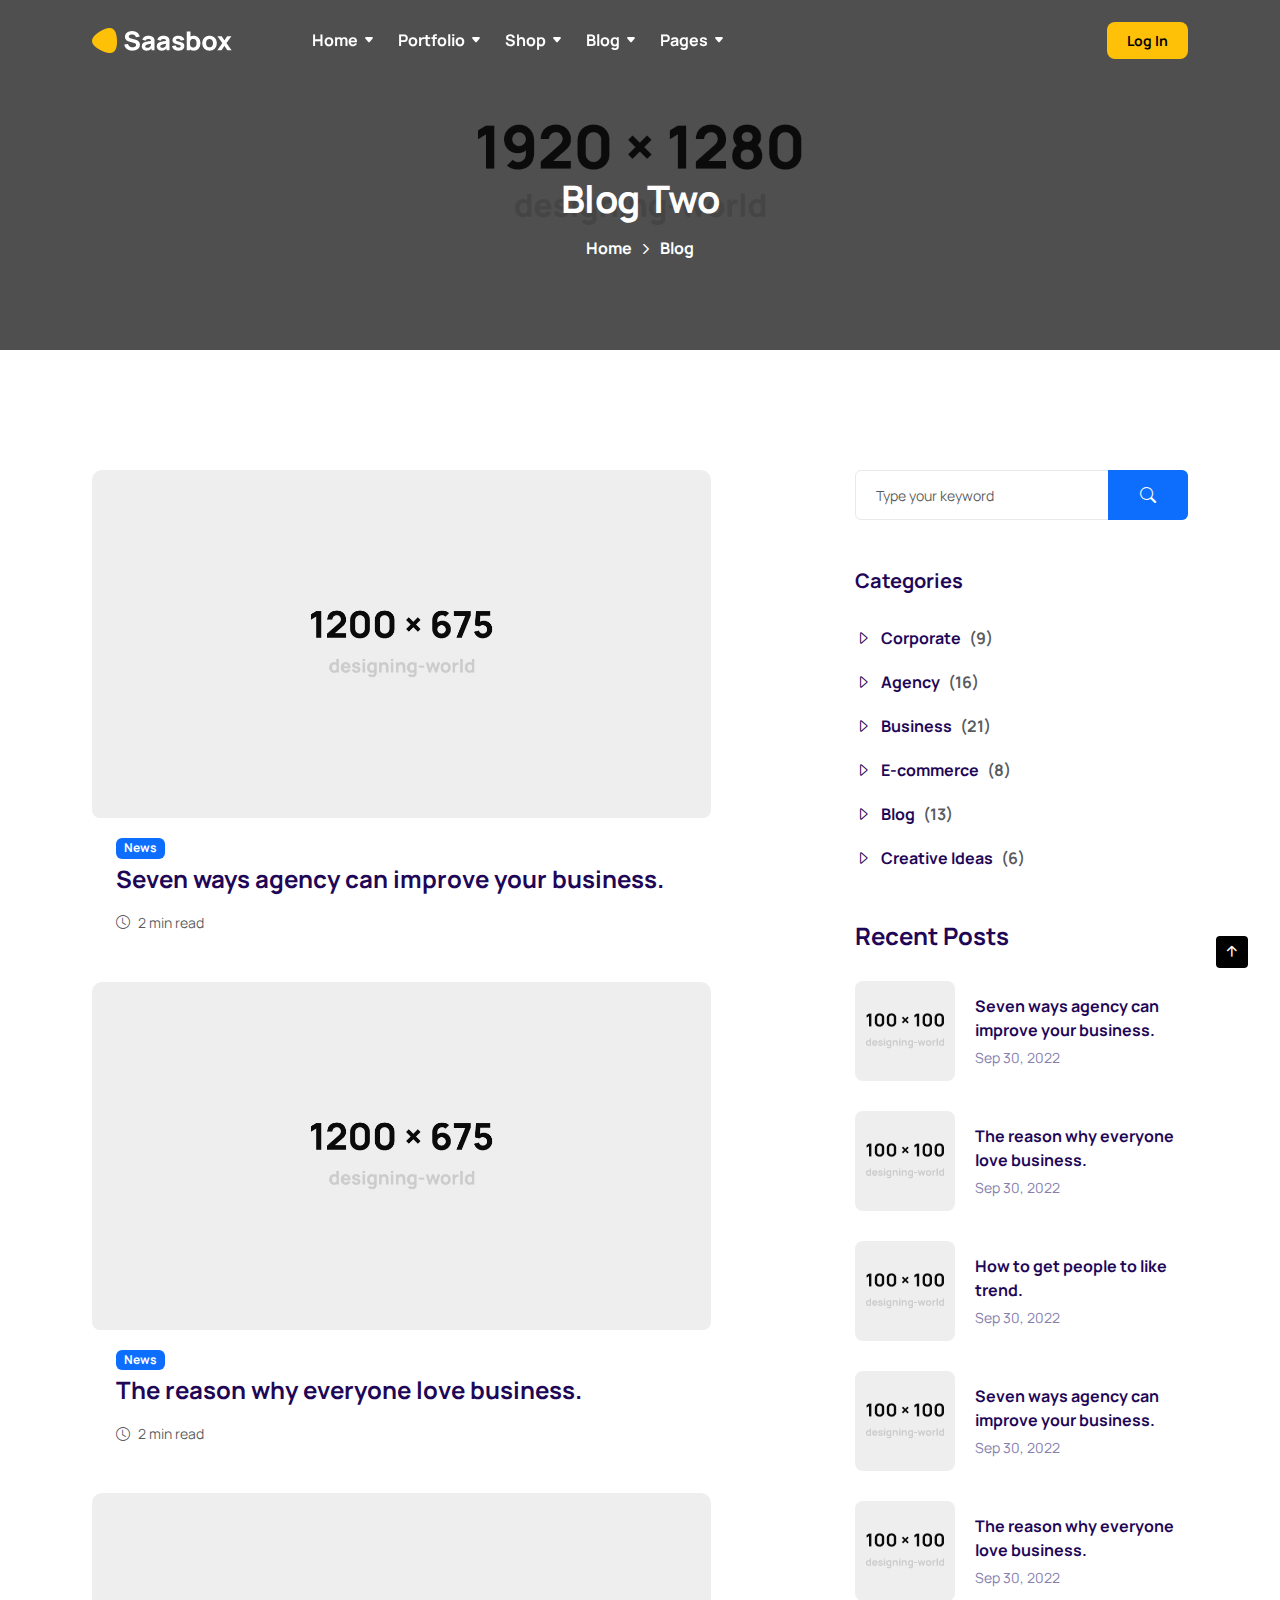
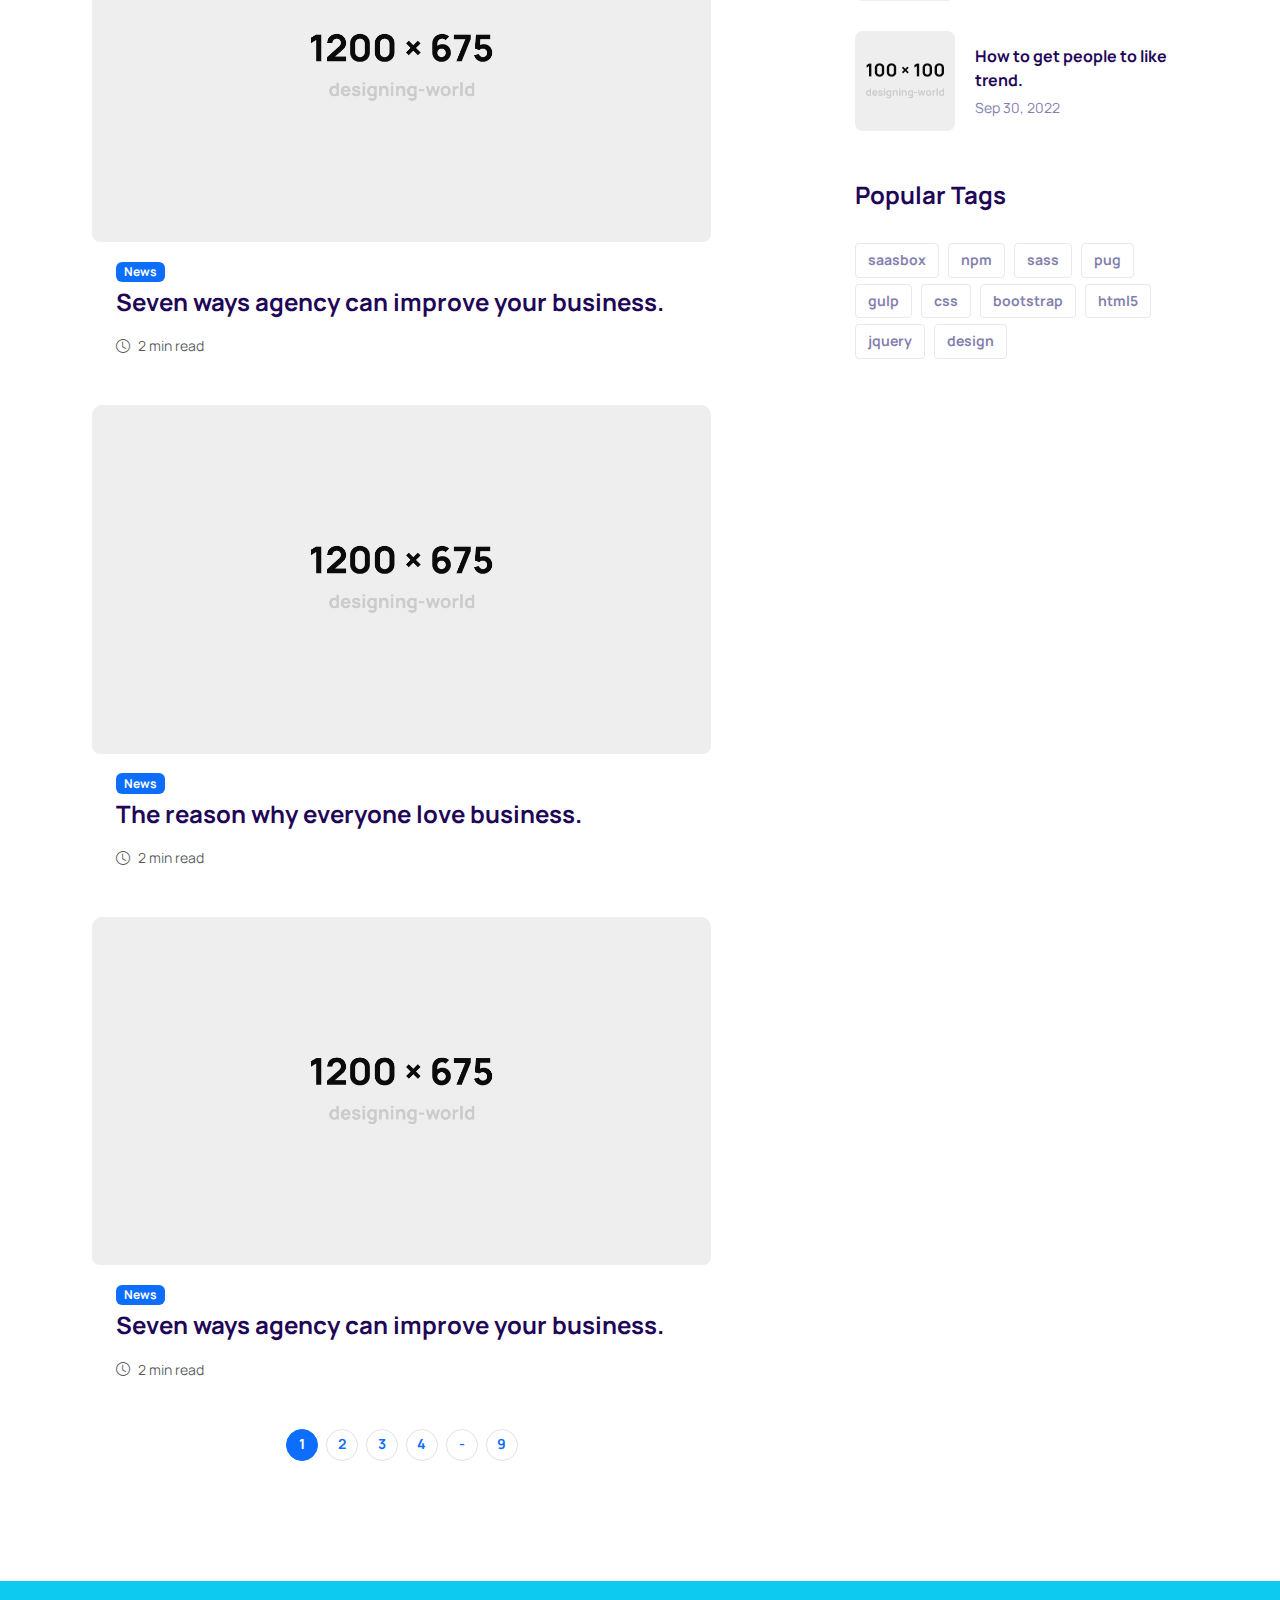
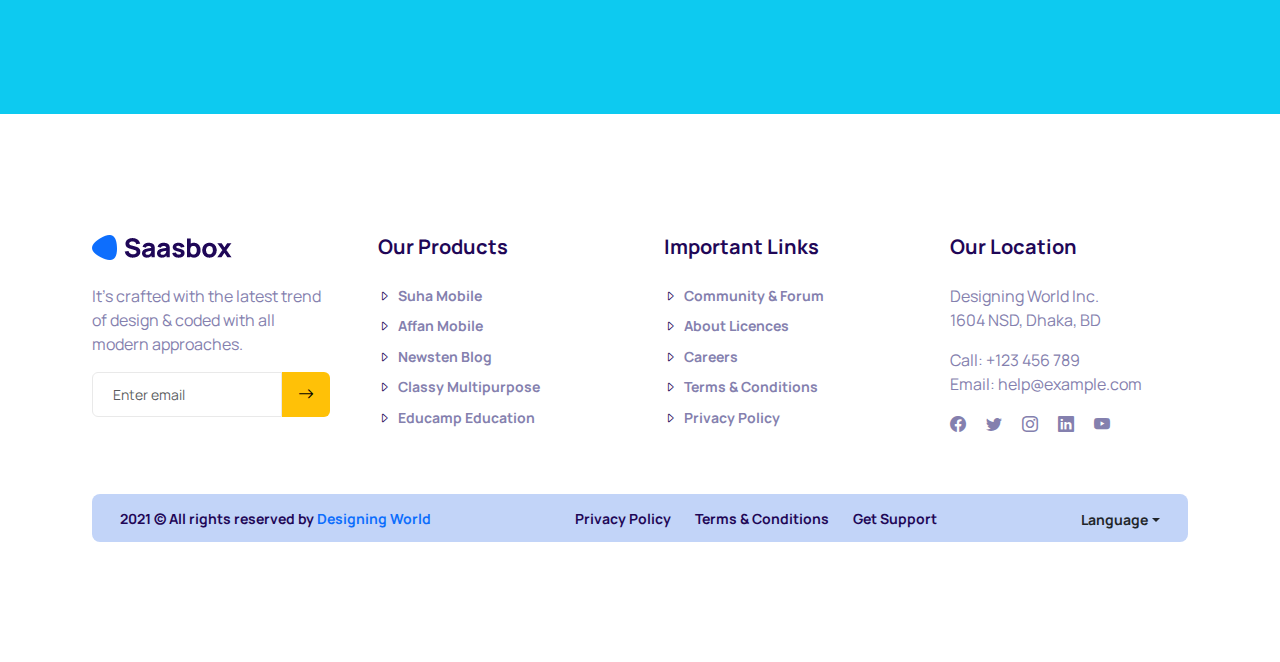
<file: blog-2.html>
<!DOCTYPE html>
<html lang="en">
  <head>
    <meta charset="utf-8">
    <meta name="viewport" content="width=device-width, initial-scale=1">
    <meta name="description" content="Saasbox - Multipurpose HTML Template for Saas &amp; Agency">
    <!-- Title-->
    <title>Saasbox - Multipurpose HTML Template for Saas &amp; Agency</title>
    <!-- Favicon-->
    <link rel="shortcut icon" href="img/core-img/favicon.ico" type="image/x-icon">
    <!-- All CSS Stylesheet-->
    <link rel="stylesheet" href="css/all-css-libraries.css">
    <!-- Core Stylesheet-->
    <link rel="stylesheet" href="style.css">
  </head>
  <body>
    <!-- Preloader-->
    <div class="preloader" id="preloader">
      <div class="spinner-grow text-light" role="status"><span class="visually-hidden">Loading...</span></div>
    </div>
    <!-- Header Area-->
    <header class="header-area">
      <nav class="navbar navbar-expand-lg">
        <div class="container">
          <!-- Navbar Brand --><a class="navbar-brand" href="index.html"><img src="img/core-img/logo-white.png" alt=""></a>
          <!-- Navbar Toggler -->
          <button class="navbar-toggler" type="button" data-bs-toggle="collapse" data-bs-target="#saasboxNav" aria-controls="saasboxNav" aria-expanded="false" aria-label="Toggle navigation"><i class="bi bi-grid"></i></button>
          <!-- Navbar Nav -->
          <div class="collapse navbar-collapse" id="saasboxNav">
            <ul class="navbar-nav navbar-nav-scroll">
              <li class="sb-dropdown"><a href="#">Home</a>
                <ul class="sb-dropdown-menu">
                  <li><a href="creative-agency.html">Creative Agency</a></li>
                  <li><a href="business-studio.html">Business Studio</a></li>
                  <li><a href="saas-landing.html">Saas Landing</a></li>
                  <li><a href="seo-business.html">SEO &amp; Business</a></li>
                  <li><a href="portfolio.html">Personal Portfolio</a></li>
                  <li><a href="shop.html">eCommerce Landing</a></li>
                </ul>
              </li>
              <li class="sb-dropdown"><a href="#">Portfolio</a>
                <ul class="sb-dropdown-menu">
                  <li><a href="portfolio-standard.html">Portfolio 1</a></li>
                  <li><a href="portfolio-creative.html">Portfolio 2</a></li>
                  <li><a href="portfolio-full-width.html">Portfolio 3</a></li>
                  <li><a href="portfolio-details-one.html">Portfolio Details 1</a></li>
                  <li><a href="portfolio-details-two.html">Portfolio Details 2</a></li>
                  <li><a href="portfolio-details-three.html">Portfolio Details 3</a></li>
                </ul>
              </li>
              <li class="sb-dropdown"><a href="#">Shop</a>
                <ul class="sb-dropdown-menu">
                  <li><a href="shop-fullwidth.html">Shop Fullwidth</a></li>
                  <li><a href="shop-sidebar.html">Shop Sidebar</a></li>
                  <li><a href="single-product.html">Product Details</a></li>
                  <li><a href="cart.html">Cart</a></li>
                  <li><a href="checkout.html">Checkout</a></li>
                </ul>
              </li>
              <li class="sb-dropdown"><a href="#">Blog</a>
                <ul class="sb-dropdown-menu">
                  <li><a href="blog-1.html">Blog 1</a></li>
                  <li><a href="blog-2.html">Blog 2</a></li>
                  <li><a href="blog-3.html">Blog 3</a></li>
                  <li><a href="blog-details-1.html">Blog Details 1</a></li>
                  <li><a href="blog-details-2.html">Blog Details 2</a></li>
                  <li><a href="blog-details-3.html">Blog Details 3</a></li>
                </ul>
              </li>
              <li class="sb-dropdown"><a href="#">Pages</a>
                <ul class="sb-dropdown-menu">
                  <li class="sb-dropdown"><a href="#">About Us</a>
                    <ul class="sb-dropdown-menu">
                      <li><a href="about-standard.html">About Standard</a></li>
                      <li><a href="about-creative.html">About Creative</a></li>
                    </ul>
                  </li>
                  <li class="sb-dropdown"><a href="#">Service</a>
                    <ul class="sb-dropdown-menu">
                      <li><a href="service-standard.html">Service Standard</a></li>
                      <li><a href="service-creative.html">Service Creative</a></li>
                    </ul>
                  </li>
                  <li class="sb-dropdown"><a href="#">Authentification</a>
                    <ul class="sb-dropdown-menu">
                      <li><a href="register.html">Register</a></li>
                      <li><a href="login.html">Login</a></li>
                      <li><a href="forget-password.html">Forget Password</a></li>
                    </ul>
                  </li>
                  <li><a href="pricing-plan.html">Pricing Plan</a></li>
                  <li><a href="faq.html">FAQ</a></li>
                  <li><a href="team.html">Team</a></li>
                  <li><a href="contact.html">Contact</a></li>
                  <li><a href="reviews.html">Reviews</a></li>
                  <li><a href="coming-soon.html">Coming Soon</a></li>
                  <li><a href="newsletter.html">Newsletter</a></li>
                  <li><a href="404.html">404 - Error</a></li>
                </ul>
              </li>
            </ul>
            <!-- Login Button -->
            <div class="ms-auto mb-3 mb-lg-0"><a class="btn btn-warning btn-sm" href="#">Log In</a></div>
          </div>
        </div>
      </nav>
    </header>
    <!-- Breadcrumb Area -->
    <div class="breadcrumb-wrapper bg-img bg-overlay" style="background-image: url('img/bg-img/12.jpg');">
      <div class="container h-100">
        <div class="row h-100 align-items-center">
          <div class="col-12">
            <div class="breadcrumb-content">
              <h2 class="breadcrumb-title">Blog Two</h2>
              <nav aria-label="breadcrumb">
                <ol class="breadcrumb justify-content-center">
                  <li class="breadcrumb-item"><a href="index.html">Home</a></li>
                  <li class="breadcrumb-item active" aria-current="page">Blog</li>
                </ol>
              </nav>
            </div>
          </div>
        </div>
      </div>
    </div>
    <div class="mb-120 d-block"></div>
    <div class="saasbox-blog-area">
      <div class="container">
        <div class="row justify-content-center justify-content-lg-between g-md-5">
          <div class="col-12 col-md-7">
            <div class="row g-4 g-lg-5 justify-content-center">
              <!-- Blog Card -->
              <div class="col-12 col-sm-10 col-md-12">
                <div class="card blog-card border-0"><a class="image-wrap d-block" href="blog-1.html"><img src="img/bg-img/blog19.jpg" alt=""></a>
                  <div class="card-body px-4 pb-0"><a class="badge bg-primary text-white mb-1" href="blog-1.html">News</a><a class="post-title d-block mb-3" href="blog-1.html">Seven ways agency can improve your business.</a>
                    <div class="post-meta"><span class="text-muted fz-14"><i class="bi bi-clock me-2"></i>2 min read</span></div>
                  </div>
                </div>
              </div>
              <!-- Blog Card -->
              <div class="col-12 col-sm-10 col-md-12">
                <div class="card blog-card border-0"><a class="image-wrap d-block" href="blog-1.html"><img src="img/bg-img/blog20.jpg" alt=""></a>
                  <div class="card-body px-4 pb-0"><a class="badge bg-primary text-white mb-1" href="blog-1.html">News</a><a class="post-title d-block mb-3" href="blog-1.html">The reason why everyone love business.</a>
                    <div class="post-meta"><span class="text-muted fz-14"><i class="bi bi-clock me-2"></i>2 min read</span></div>
                  </div>
                </div>
              </div>
              <!-- Blog Card -->
              <div class="col-12 col-sm-10 col-md-12">
                <div class="card blog-card border-0"><a class="image-wrap d-block" href="blog-1.html"><img src="img/bg-img/blog21.jpg" alt=""></a>
                  <div class="card-body px-4 pb-0"><a class="badge bg-primary text-white mb-1" href="blog-1.html">News</a><a class="post-title d-block mb-3" href="blog-1.html">Seven ways agency can improve your business.</a>
                    <div class="post-meta"><span class="text-muted fz-14"><i class="bi bi-clock me-2"></i>2 min read</span></div>
                  </div>
                </div>
              </div>
              <!-- Blog Card -->
              <div class="col-12 col-sm-10 col-md-12">
                <div class="card blog-card border-0"><a class="image-wrap d-block" href="blog-1.html"><img src="img/bg-img/blog22.jpg" alt=""></a>
                  <div class="card-body px-4 pb-0"><a class="badge bg-primary text-white mb-1" href="blog-1.html">News</a><a class="post-title d-block mb-3" href="blog-1.html">The reason why everyone love business.</a>
                    <div class="post-meta"><span class="text-muted fz-14"><i class="bi bi-clock me-2"></i>2 min read</span></div>
                  </div>
                </div>
              </div>
              <!-- Blog Card -->
              <div class="col-12 col-sm-10 col-md-12">
                <div class="card blog-card border-0"><a class="image-wrap d-block" href="blog-1.html"><img src="img/bg-img/blog19.jpg" alt=""></a>
                  <div class="card-body px-4 pb-0"><a class="badge bg-primary text-white mb-1" href="blog-1.html">News</a><a class="post-title d-block mb-3" href="blog-1.html">Seven ways agency can improve your business.</a>
                    <div class="post-meta"><span class="text-muted fz-14"><i class="bi bi-clock me-2"></i>2 min read</span></div>
                  </div>
                </div>
              </div>
            </div>
            <!-- Pagination  -->
            <div class="saasbox-pagination-area my-5 mb-lg-0">
              <nav aria-label="Page navigation example">
                <ul class="pagination justify-content-center mb-0">
                  <li class="page-item active"><a class="page-link" href="#">1</a></li>
                  <li class="page-item"><a class="page-link" href="#">2</a></li>
                  <li class="page-item"><a class="page-link" href="#">3</a></li>
                  <li class="page-item"><a class="page-link" href="#">4</a></li>
                  <li class="page-item"><a class="page-link" href="#">-</a></li>
                  <li class="page-item"><a class="page-link" href="#">9</a></li>
                </ul>
              </nav>
            </div>
          </div>
          <div class="col-12 col-sm-8 col-md-5 col-lg-4">
            <div class="blog-sidebar-area">
              <!-- Widget -->
              <div class="single-widget-area mb-4 mb-lg-5">
                <!-- Search Form-->
                <form class="widget-form" action="#" method="post">
                  <input class="form-control" type="search" placeholder="Type your keyword">
                  <button type="submit"><i class="bi bi-search"></i></button>
                </form>
              </div>
              <!-- Widget -->
              <div class="single-widget-area mb-4 mb-lg-5">
                <h5 class="widget-title mb-30">Categories</h5>
                <ul class="catagories-list ps-0 list-unstyled">
                  <li><a href="#"><i class="bi bi-caret-right"></i>Corporate<span class="text-muted ms-2">(9)</span></a></li>
                  <li><a href="#"><i class="bi bi-caret-right"></i>Agency<span class="text-muted ms-2">(16)</span></a></li>
                  <li><a href="#"><i class="bi bi-caret-right"></i>Business<span class="text-muted ms-2">(21)</span></a></li>
                  <li><a href="#"><i class="bi bi-caret-right"></i>E-commerce<span class="text-muted ms-2">(8)</span></a></li>
                  <li><a href="#"><i class="bi bi-caret-right"></i>Blog<span class="text-muted ms-2">(13)</span></a></li>
                  <li><a href="#"><i class="bi bi-caret-right"></i>Creative Ideas<span class="text-muted ms-2">(6)</span></a></li>
                </ul>
              </div>
              <!-- Widget -->
              <div class="single-widget-area mb-4 mb-lg-5">
                <h4 class="widget-title mb-30">Recent Posts</h4>
                <!-- Recent Post -->
                <div class="single-recent-post d-flex align-items-center">
                  <div class="post-thumb"><a class="rounded-3" href="#"><img class="rounded-3" src="img/bg-img/sb1.jpg" alt=""></a></div>
                  <div class="post-content"><a class="post-title" href="#">Seven ways agency can improve your business.</a>
                    <p class="post-date">Sep 30, 2022</p>
                  </div>
                </div>
                <!-- Recent Post -->
                <div class="single-recent-post d-flex align-items-center">
                  <div class="post-thumb"><a class="rounded-3" href="#"><img class="rounded-3" src="img/bg-img/sb2.jpg" alt=""></a></div>
                  <div class="post-content"><a class="post-title" href="#">The reason why everyone love business.</a>
                    <p class="post-date">Sep 30, 2022</p>
                  </div>
                </div>
                <!-- Recent Post -->
                <div class="single-recent-post d-flex align-items-center">
                  <div class="post-thumb"><a class="rounded-3" href="#"><img class="rounded-3" src="img/bg-img/sb3.jpg" alt=""></a></div>
                  <div class="post-content"><a class="post-title" href="#">How to get people to like trend.</a>
                    <p class="post-date">Sep 30, 2022</p>
                  </div>
                </div>
                <!-- Recent Post -->
                <div class="single-recent-post d-flex align-items-center">
                  <div class="post-thumb"><a class="rounded-3" href="#"><img class="rounded-3" src="img/bg-img/sb4.jpg" alt=""></a></div>
                  <div class="post-content"><a class="post-title" href="#">Seven ways agency can improve your business.</a>
                    <p class="post-date">Sep 30, 2022</p>
                  </div>
                </div>
                <!-- Recent Post -->
                <div class="single-recent-post d-flex align-items-center">
                  <div class="post-thumb"><a class="rounded-3" href="#"><img class="rounded-3" src="img/bg-img/sb5.jpg" alt=""></a></div>
                  <div class="post-content"><a class="post-title" href="#">The reason why everyone love business.</a>
                    <p class="post-date">Sep 30, 2022</p>
                  </div>
                </div>
                <!-- Recent Post -->
                <div class="single-recent-post d-flex align-items-center">
                  <div class="post-thumb"><a class="rounded-3" href="#"><img class="rounded-3" src="img/bg-img/sb6.jpg" alt=""></a></div>
                  <div class="post-content"><a class="post-title" href="#">How to get people to like trend.</a>
                    <p class="post-date">Sep 30, 2022</p>
                  </div>
                </div>
              </div>
              <!-- Widget -->
              <div class="single-widget-area">
                <h4 class="widget-title mb-30">Popular Tags        </h4>
                <ul class="popular-tags clearfix ps-0 mb-0">
                  <li><a href="#">saasbox</a></li>
                  <li><a href="#">npm</a></li>
                  <li><a href="#">sass</a></li>
                  <li><a href="#">pug</a></li>
                  <li><a href="#">gulp</a></li>
                  <li><a href="#">css</a></li>
                  <li><a href="#">bootstrap</a></li>
                  <li><a href="#">html5</a></li>
                  <li><a href="#">jquery</a></li>
                  <li><a href="#">design</a></li>
                </ul>
              </div>
            </div>
          </div>
        </div>
      </div>
    </div>
    <div class="mb-120 d-block"></div>
    <!-- Cool Facts Area-->
    <div class="cta-area cta3 py-5 bg-info">
      <div class="container">
        <div class="row align-items-center justify-content-between">
          <div class="col-12 col-sm-8">
            <div class="cta-text mb-4 mb-sm-0 wow fadeInUp" data-wow-duration="1000ms" data-wow-delay="200ms">
              <h3 class="mb-0">Let's start with the simple way to create a website.</h3>
            </div>
          </div>
          <div class="col-12 col-sm-4 text-sm-end wow fadeInUp" data-wow-duration="1000ms" data-wow-delay="400ms"><a class="btn btn-warning btn-sm" href="#">Buy Now</a></div>
        </div>
      </div>
    </div>
    <div class="mb-120 d-block"></div>
    <!-- Footer Area-->
    <footer class="footer-area">
      <div class="container">
        <div class="row g-4 g-lg-5">
          <!-- Footer Widget Area -->
          <div class="col-12 col-sm-6 col-lg-3">
            <div class="footer-widget-area"><a class="d-block mb-4" href="index.html"><img src="img/core-img/logo.png" alt=""></a>
              <p>It's crafted with the latest trend of design &amp; coded with all modern approaches.</p>
              <!-- Newsletter Form -->
              <div class="newsletter-form mb-4">
                <form class="d-flex align-items-stretch" action="#">
                  <input class="form-control rounded-0 rounded-start" type="email" placeholder="Enter email">
                  <button class="btn btn-warning rounded-0 rounded-end px-3" type="submit"><i class="bi bi-arrow-right"></i></button>
                </form>
              </div>
            </div>
          </div>
          <!-- Footer Widget Area-->
          <div class="col-12 col-sm-6 col-lg-3">
            <div class="footer-widget-area">
              <h5 class="mb-4">Our Products</h5>
              <ul class="list-unstyled">
                <li><a href="#" target="_blank"><i class="bi bi-caret-right"></i>Suha Mobile</a></li>
                <li><a href="#" target="_blank"><i class="bi bi-caret-right"></i>Affan Mobile</a></li>
                <li><a href="#" target="_blank"><i class="bi bi-caret-right"></i>Newsten Blog</a></li>
                <li><a href="#" target="_blank"><i class="bi bi-caret-right"></i>Classy Multipurpose</a></li>
                <li><a href="#" target="_blank"><i class="bi bi-caret-right"></i>Educamp Education</a></li>
              </ul>
            </div>
          </div>
          <!-- Footer Widget Area-->
          <div class="col-12 col-sm-6 col-lg-3">
            <div class="footer-widget-area">
              <h5 class="mb-4">Important Links</h5>
              <ul class="list-unstyled">
                <li><a href="#" target="_blank"><i class="bi bi-caret-right"></i>Community &amp; Forum</a></li>
                <li><a href="#" target="_blank"><i class="bi bi-caret-right"></i>About Licences</a></li>
                <li><a href="#" target="_blank"><i class="bi bi-caret-right"></i>Careers</a></li>
                <li><a href="#" target="_blank"><i class="bi bi-caret-right"></i>Terms &amp; Conditions</a></li>
                <li><a href="#" target="_blank"><i class="bi bi-caret-right"></i>Privacy Policy</a></li>
              </ul>
            </div>
          </div>
          <!-- Footer Widget Area -->
          <div class="col-12 col-sm-6 col-lg-3">
            <div class="footer-widget-area">
              <h5 class="mb-4">Our Location</h5>
              <p class="lh-base mb-3">Designing World Inc. <br> 1604 NSD, Dhaka, BD</p>
              <p class="mb-0">Call: +123 456 789 <br> Email: help@example.com</p>
              <!-- Footer Social Icon -->
              <div class="footer-social-icon d-flex align-items-center mt-3"><a href="#" data-bs-toggle="tooltip" data-bs-placement="top" title="Facbook"><i class="bi bi-facebook"></i></a><a href="#" data-bs-toggle="tooltip" data-bs-placement="top" title="Twitter"><i class="bi bi-twitter"></i></a><a href="#" data-bs-toggle="tooltip" data-bs-placement="top" title="Instagram"><i class="bi bi-instagram"></i></a><a href="#" data-bs-toggle="tooltip" data-bs-placement="top" title="Linkedin"><i class="bi bi-linkedin"></i></a><a href="#" data-bs-toggle="tooltip" data-bs-placement="top" title="Youtube"><i class="bi bi-youtube"></i></a></div>
            </div>
          </div>
        </div>
      </div>
      <div class="container">
        <div class="copywrite-wrapper mt-5 rounded-3 d-lg-flex align-items-lg-center justify-content-lg-between">
          <!-- Copywrite Text -->
          <div class="copywrite-text text-center text-lg-start mb-3 mb-lg-0 me-lg-4">
            <p class="mb-0">2021 &copy; All rights reserved by <a href="#" target="_blank">Designing World</a></p>
          </div>
          <!-- Footer Nav -->
          <div class="footer-nav mb-3 mb-lg-0 me-lg-4">
            <ul class="mb-0 d-flex flex-wrap justify-content-center list-unstyled">
              <li><a href="#" target="_blank">Privacy Policy</a></li>
              <li><a href="#" target="_blank">Terms &amp; Conditions</a></li>
              <li><a href="#" target="_blank">Get Support</a></li>
            </ul>
          </div>
          <!-- Dropup -->
          <div class="language-dropdown text-center text-lg-end">
            <button class="btn dropdown-toggle" type="button" data-bs-toggle="dropdown" aria-expanded="false">Language</button>
            <div class="dropdown-menu dropdown-menu-end"><a class="dropdown-item" href="#"><span class="me-2 flag-icon flag-icon-sa"></span>Arabic</a><a class="dropdown-item" href="#"><span class="me-2 flag-icon flag-icon-bd"></span>Bengali</a><a class="dropdown-item" href="#"><span class="me-2 flag-icon flag-icon-us"></span>English</a><a class="dropdown-item" href="#"><span class="me-2 flag-icon flag-icon-my"></span>Malay</a><a class="dropdown-item" href="#"><span class="me-2 flag-icon flag-icon-es"></span>Spanish</a></div>
          </div>
        </div>
      </div>
    </footer>
    <!-- Scroll To Top  -->
    <div id="scrollTopButton"><i class="bi bi-arrow-up-short"></i></div>
    <div class="mb-120 d-block"></div>
    <!-- All JavaScript Files-->
    <script src="js/all-js-libraries.js"></script>
    <script src="js/active.js"></script>
  </body>
</html>
</file>
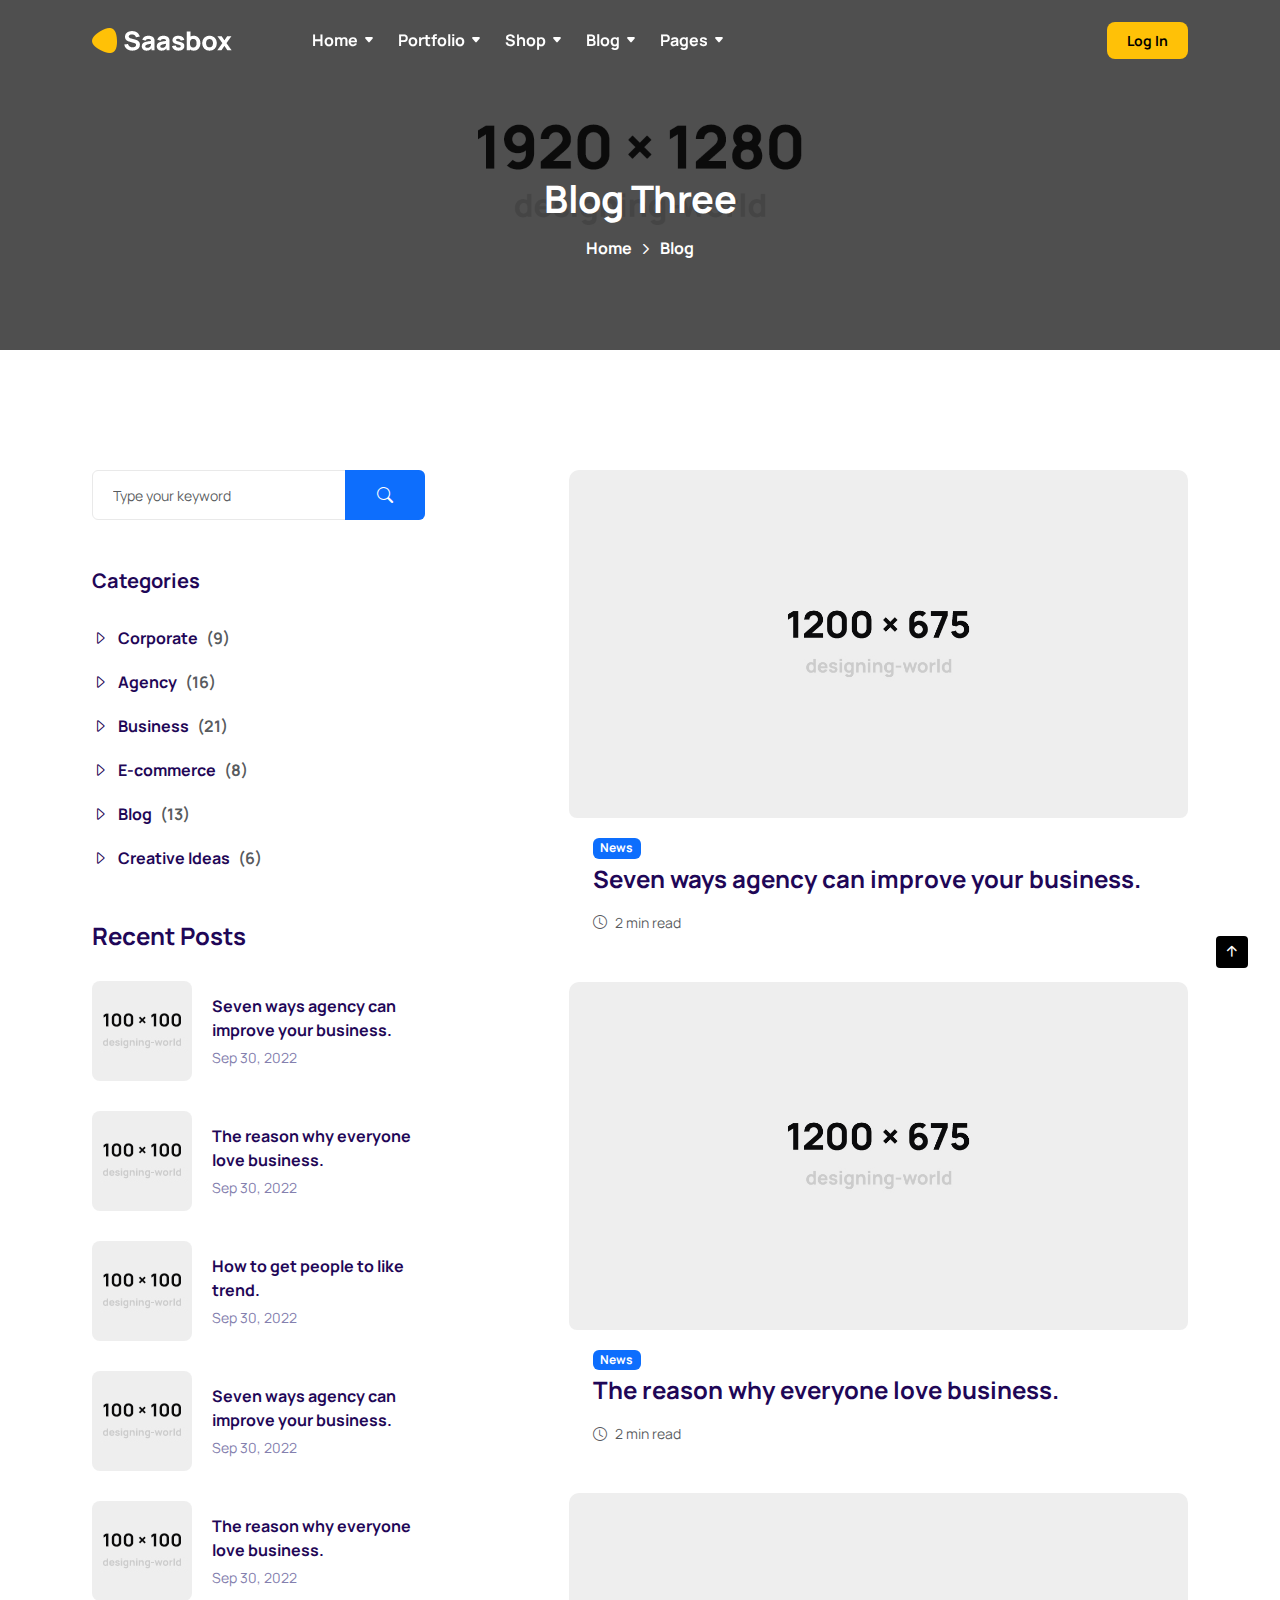
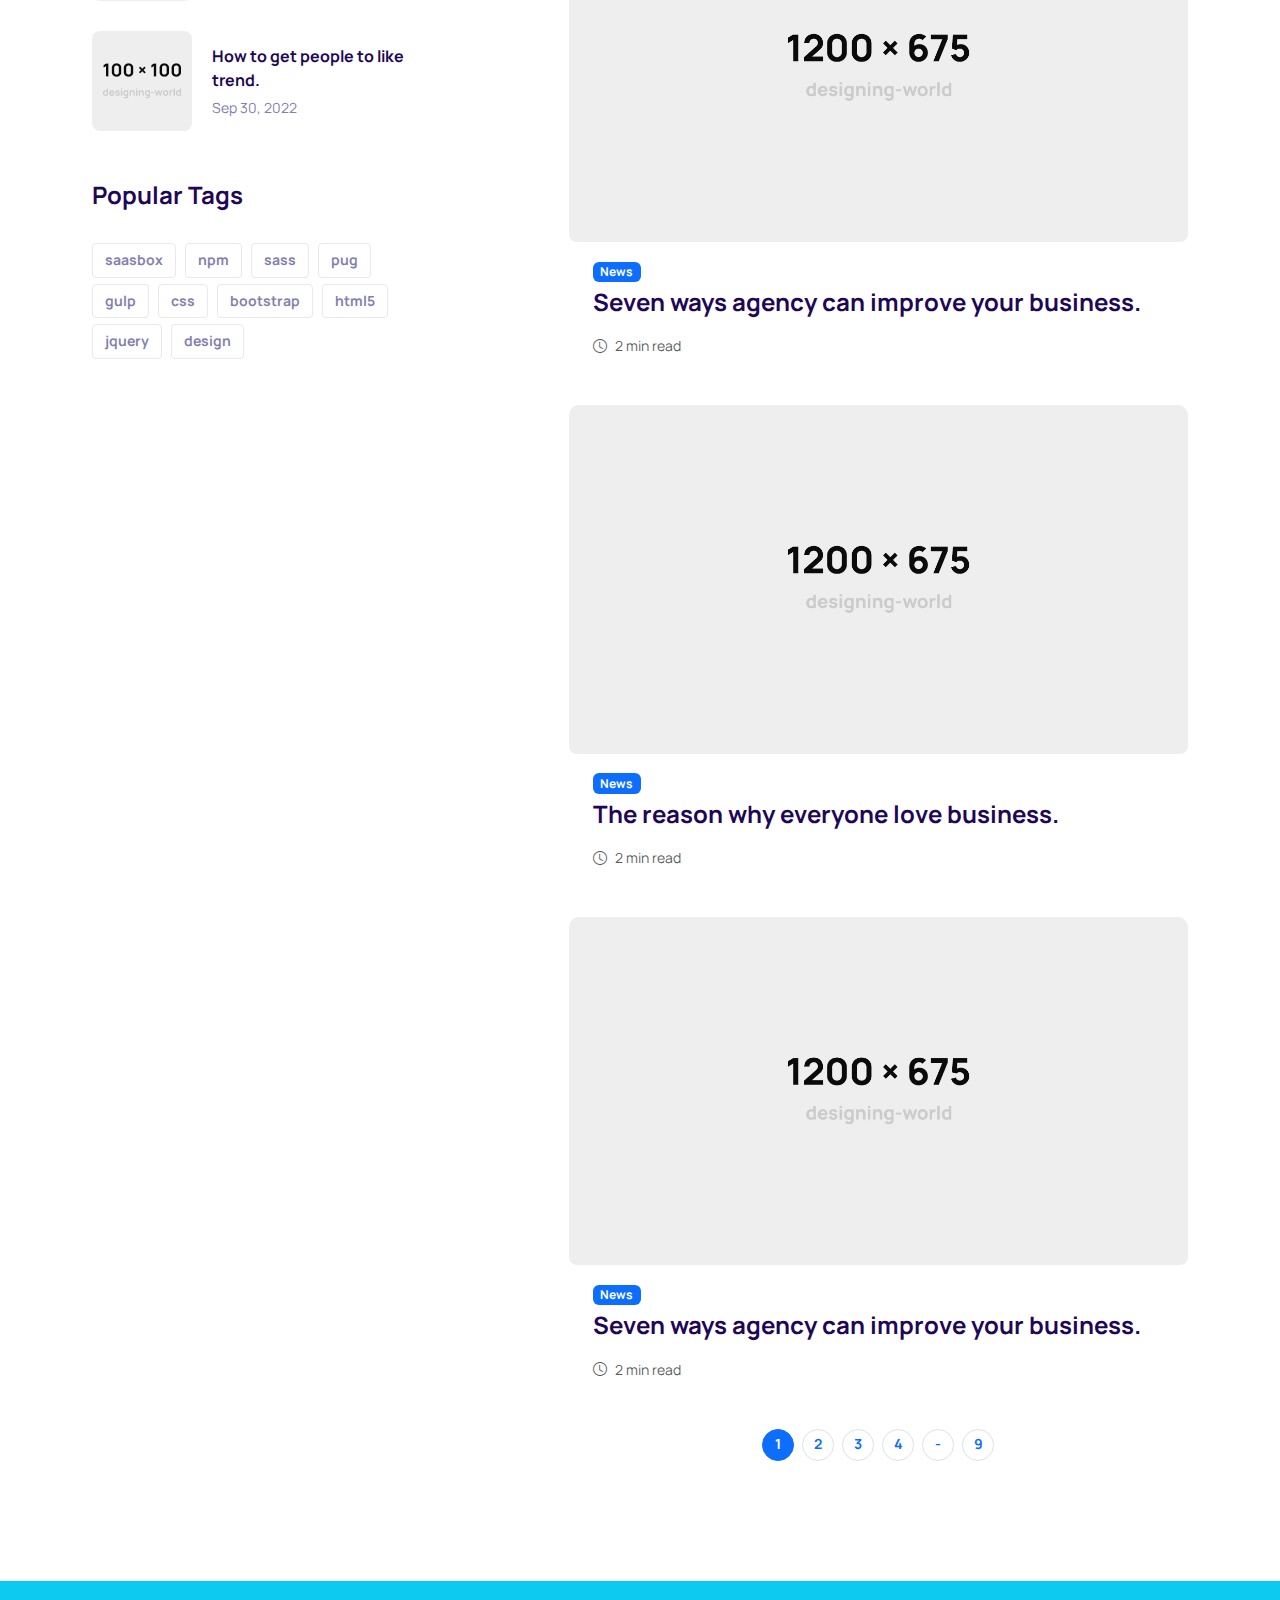
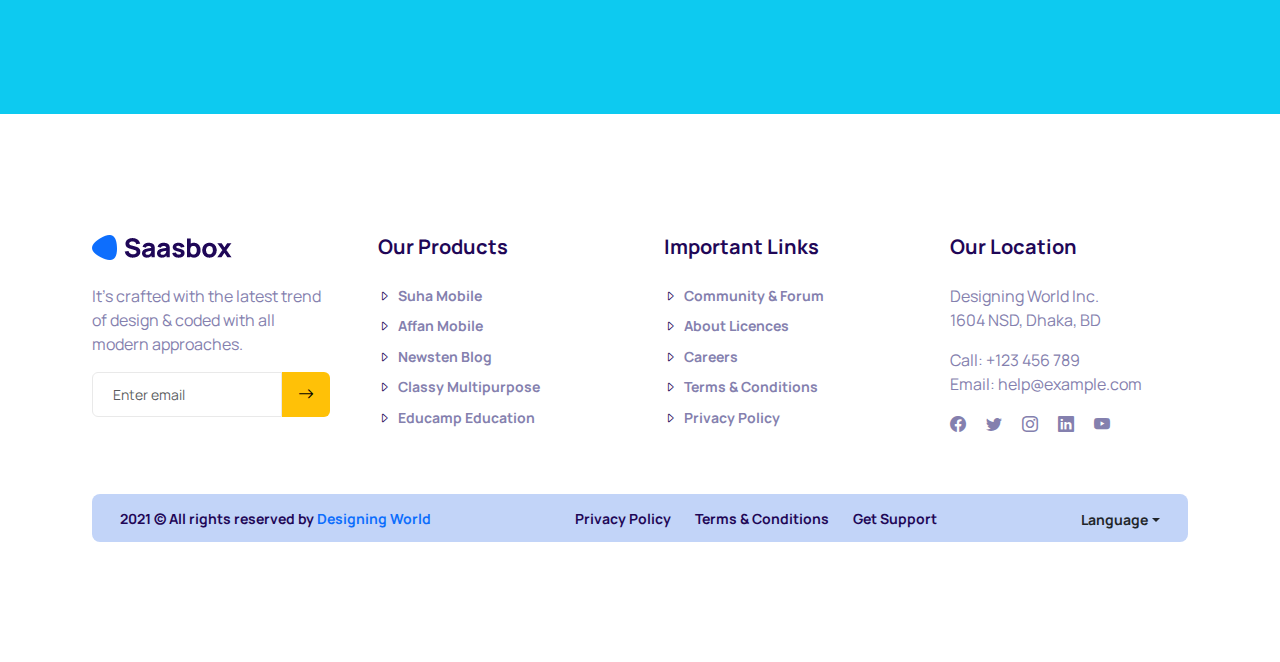
<file: blog-3.html>
<!DOCTYPE html>
<html lang="en">
  <head>
    <meta charset="utf-8">
    <meta name="viewport" content="width=device-width, initial-scale=1">
    <meta name="description" content="Saasbox - Multipurpose HTML Template for Saas &amp; Agency">
    <!-- Title-->
    <title>Saasbox - Multipurpose HTML Template for Saas &amp; Agency</title>
    <!-- Favicon-->
    <link rel="shortcut icon" href="img/core-img/favicon.ico" type="image/x-icon">
    <!-- All CSS Stylesheet-->
    <link rel="stylesheet" href="css/all-css-libraries.css">
    <!-- Core Stylesheet-->
    <link rel="stylesheet" href="style.css">
  </head>
  <body>
    <!-- Preloader-->
    <div class="preloader" id="preloader">
      <div class="spinner-grow text-light" role="status"><span class="visually-hidden">Loading...</span></div>
    </div>
    <!-- Header Area-->
    <header class="header-area">
      <nav class="navbar navbar-expand-lg">
        <div class="container">
          <!-- Navbar Brand --><a class="navbar-brand" href="index.html"><img src="img/core-img/logo-white.png" alt=""></a>
          <!-- Navbar Toggler -->
          <button class="navbar-toggler" type="button" data-bs-toggle="collapse" data-bs-target="#saasboxNav" aria-controls="saasboxNav" aria-expanded="false" aria-label="Toggle navigation"><i class="bi bi-grid"></i></button>
          <!-- Navbar Nav -->
          <div class="collapse navbar-collapse" id="saasboxNav">
            <ul class="navbar-nav navbar-nav-scroll">
              <li class="sb-dropdown"><a href="#">Home</a>
                <ul class="sb-dropdown-menu">
                  <li><a href="creative-agency.html">Creative Agency</a></li>
                  <li><a href="business-studio.html">Business Studio</a></li>
                  <li><a href="saas-landing.html">Saas Landing</a></li>
                  <li><a href="seo-business.html">SEO &amp; Business</a></li>
                  <li><a href="portfolio.html">Personal Portfolio</a></li>
                  <li><a href="shop.html">eCommerce Landing</a></li>
                </ul>
              </li>
              <li class="sb-dropdown"><a href="#">Portfolio</a>
                <ul class="sb-dropdown-menu">
                  <li><a href="portfolio-standard.html">Portfolio 1</a></li>
                  <li><a href="portfolio-creative.html">Portfolio 2</a></li>
                  <li><a href="portfolio-full-width.html">Portfolio 3</a></li>
                  <li><a href="portfolio-details-one.html">Portfolio Details 1</a></li>
                  <li><a href="portfolio-details-two.html">Portfolio Details 2</a></li>
                  <li><a href="portfolio-details-three.html">Portfolio Details 3</a></li>
                </ul>
              </li>
              <li class="sb-dropdown"><a href="#">Shop</a>
                <ul class="sb-dropdown-menu">
                  <li><a href="shop-fullwidth.html">Shop Fullwidth</a></li>
                  <li><a href="shop-sidebar.html">Shop Sidebar</a></li>
                  <li><a href="single-product.html">Product Details</a></li>
                  <li><a href="cart.html">Cart</a></li>
                  <li><a href="checkout.html">Checkout</a></li>
                </ul>
              </li>
              <li class="sb-dropdown"><a href="#">Blog</a>
                <ul class="sb-dropdown-menu">
                  <li><a href="blog-1.html">Blog 1</a></li>
                  <li><a href="blog-2.html">Blog 2</a></li>
                  <li><a href="blog-3.html">Blog 3</a></li>
                  <li><a href="blog-details-1.html">Blog Details 1</a></li>
                  <li><a href="blog-details-2.html">Blog Details 2</a></li>
                  <li><a href="blog-details-3.html">Blog Details 3</a></li>
                </ul>
              </li>
              <li class="sb-dropdown"><a href="#">Pages</a>
                <ul class="sb-dropdown-menu">
                  <li class="sb-dropdown"><a href="#">About Us</a>
                    <ul class="sb-dropdown-menu">
                      <li><a href="about-standard.html">About Standard</a></li>
                      <li><a href="about-creative.html">About Creative</a></li>
                    </ul>
                  </li>
                  <li class="sb-dropdown"><a href="#">Service</a>
                    <ul class="sb-dropdown-menu">
                      <li><a href="service-standard.html">Service Standard</a></li>
                      <li><a href="service-creative.html">Service Creative</a></li>
                    </ul>
                  </li>
                  <li class="sb-dropdown"><a href="#">Authentification</a>
                    <ul class="sb-dropdown-menu">
                      <li><a href="register.html">Register</a></li>
                      <li><a href="login.html">Login</a></li>
                      <li><a href="forget-password.html">Forget Password</a></li>
                    </ul>
                  </li>
                  <li><a href="pricing-plan.html">Pricing Plan</a></li>
                  <li><a href="faq.html">FAQ</a></li>
                  <li><a href="team.html">Team</a></li>
                  <li><a href="contact.html">Contact</a></li>
                  <li><a href="reviews.html">Reviews</a></li>
                  <li><a href="coming-soon.html">Coming Soon</a></li>
                  <li><a href="newsletter.html">Newsletter</a></li>
                  <li><a href="404.html">404 - Error</a></li>
                </ul>
              </li>
            </ul>
            <!-- Login Button -->
            <div class="ms-auto mb-3 mb-lg-0"><a class="btn btn-warning btn-sm" href="#">Log In</a></div>
          </div>
        </div>
      </nav>
    </header>
    <!-- Breadcrumb Area -->
    <div class="breadcrumb-wrapper bg-img bg-overlay" style="background-image: url('img/bg-img/12.jpg');">
      <div class="container h-100">
        <div class="row h-100 align-items-center">
          <div class="col-12">
            <div class="breadcrumb-content">
              <h2 class="breadcrumb-title">Blog Three</h2>
              <nav aria-label="breadcrumb">
                <ol class="breadcrumb justify-content-center">
                  <li class="breadcrumb-item"><a href="index.html">Home</a></li>
                  <li class="breadcrumb-item active" aria-current="page">Blog</li>
                </ol>
              </nav>
            </div>
          </div>
        </div>
      </div>
    </div>
    <div class="mb-120 d-block"></div>
    <div class="saasbox-blog-area">
      <div class="container">
        <div class="row justify-content-center justify-content-lg-between g-md-5">
          <div class="col-12 col-sm-8 col-md-5 col-lg-4">
            <div class="blog-sidebar-area">
              <!-- Widget -->
              <div class="single-widget-area mb-4 mb-lg-5">
                <!-- Search Form-->
                <form class="widget-form" action="#" method="post">
                  <input class="form-control" type="search" placeholder="Type your keyword">
                  <button type="submit"><i class="bi bi-search"></i></button>
                </form>
              </div>
              <!-- Widget -->
              <div class="single-widget-area mb-4 mb-lg-5">
                <h5 class="widget-title mb-30">Categories</h5>
                <ul class="catagories-list ps-0 list-unstyled">
                  <li><a href="#"><i class="bi bi-caret-right"></i>Corporate<span class="text-muted ms-2">(9)</span></a></li>
                  <li><a href="#"><i class="bi bi-caret-right"></i>Agency<span class="text-muted ms-2">(16)</span></a></li>
                  <li><a href="#"><i class="bi bi-caret-right"></i>Business<span class="text-muted ms-2">(21)</span></a></li>
                  <li><a href="#"><i class="bi bi-caret-right"></i>E-commerce<span class="text-muted ms-2">(8)</span></a></li>
                  <li><a href="#"><i class="bi bi-caret-right"></i>Blog<span class="text-muted ms-2">(13)</span></a></li>
                  <li><a href="#"><i class="bi bi-caret-right"></i>Creative Ideas<span class="text-muted ms-2">(6)</span></a></li>
                </ul>
              </div>
              <!-- Widget -->
              <div class="single-widget-area mb-4 mb-lg-5">
                <h4 class="widget-title mb-30">Recent Posts</h4>
                <!-- Recent Post -->
                <div class="single-recent-post d-flex align-items-center">
                  <div class="post-thumb"><a class="rounded-3" href="#"><img class="rounded-3" src="img/bg-img/sb1.jpg" alt=""></a></div>
                  <div class="post-content"><a class="post-title" href="#">Seven ways agency can improve your business.</a>
                    <p class="post-date">Sep 30, 2022</p>
                  </div>
                </div>
                <!-- Recent Post -->
                <div class="single-recent-post d-flex align-items-center">
                  <div class="post-thumb"><a class="rounded-3" href="#"><img class="rounded-3" src="img/bg-img/sb2.jpg" alt=""></a></div>
                  <div class="post-content"><a class="post-title" href="#">The reason why everyone love business.</a>
                    <p class="post-date">Sep 30, 2022</p>
                  </div>
                </div>
                <!-- Recent Post -->
                <div class="single-recent-post d-flex align-items-center">
                  <div class="post-thumb"><a class="rounded-3" href="#"><img class="rounded-3" src="img/bg-img/sb3.jpg" alt=""></a></div>
                  <div class="post-content"><a class="post-title" href="#">How to get people to like trend.</a>
                    <p class="post-date">Sep 30, 2022</p>
                  </div>
                </div>
                <!-- Recent Post -->
                <div class="single-recent-post d-flex align-items-center">
                  <div class="post-thumb"><a class="rounded-3" href="#"><img class="rounded-3" src="img/bg-img/sb4.jpg" alt=""></a></div>
                  <div class="post-content"><a class="post-title" href="#">Seven ways agency can improve your business.</a>
                    <p class="post-date">Sep 30, 2022</p>
                  </div>
                </div>
                <!-- Recent Post -->
                <div class="single-recent-post d-flex align-items-center">
                  <div class="post-thumb"><a class="rounded-3" href="#"><img class="rounded-3" src="img/bg-img/sb5.jpg" alt=""></a></div>
                  <div class="post-content"><a class="post-title" href="#">The reason why everyone love business.</a>
                    <p class="post-date">Sep 30, 2022</p>
                  </div>
                </div>
                <!-- Recent Post -->
                <div class="single-recent-post d-flex align-items-center">
                  <div class="post-thumb"><a class="rounded-3" href="#"><img class="rounded-3" src="img/bg-img/sb6.jpg" alt=""></a></div>
                  <div class="post-content"><a class="post-title" href="#">How to get people to like trend.</a>
                    <p class="post-date">Sep 30, 2022</p>
                  </div>
                </div>
              </div>
              <!-- Widget -->
              <div class="single-widget-area">
                <h4 class="widget-title mb-30">Popular Tags        </h4>
                <ul class="popular-tags clearfix ps-0 mb-0">
                  <li><a href="#">saasbox</a></li>
                  <li><a href="#">npm</a></li>
                  <li><a href="#">sass</a></li>
                  <li><a href="#">pug</a></li>
                  <li><a href="#">gulp</a></li>
                  <li><a href="#">css</a></li>
                  <li><a href="#">bootstrap</a></li>
                  <li><a href="#">html5</a></li>
                  <li><a href="#">jquery</a></li>
                  <li><a href="#">design</a></li>
                </ul>
              </div>
            </div>
            <div class="mb-120 mb-lg-0"></div>
          </div>
          <div class="col-12 col-md-7">
            <div class="row g-4 g-lg-5 justify-content-center">
              <!-- Blog Card -->
              <div class="col-12 col-sm-10 col-md-12">
                <div class="card blog-card border-0"><a class="image-wrap d-block" href="blog-1.html"><img src="img/bg-img/blog19.jpg" alt=""></a>
                  <div class="card-body px-4 pb-0"><a class="badge bg-primary text-white mb-1" href="blog-1.html">News</a><a class="post-title d-block mb-3" href="blog-1.html">Seven ways agency can improve your business.</a>
                    <div class="post-meta"><span class="text-muted fz-14"><i class="bi bi-clock me-2"></i>2 min read</span></div>
                  </div>
                </div>
              </div>
              <!-- Blog Card -->
              <div class="col-12 col-sm-10 col-md-12">
                <div class="card blog-card border-0"><a class="image-wrap d-block" href="blog-1.html"><img src="img/bg-img/blog20.jpg" alt=""></a>
                  <div class="card-body px-4 pb-0"><a class="badge bg-primary text-white mb-1" href="blog-1.html">News</a><a class="post-title d-block mb-3" href="blog-1.html">The reason why everyone love business.</a>
                    <div class="post-meta"><span class="text-muted fz-14"><i class="bi bi-clock me-2"></i>2 min read</span></div>
                  </div>
                </div>
              </div>
              <!-- Blog Card -->
              <div class="col-12 col-sm-10 col-md-12">
                <div class="card blog-card border-0"><a class="image-wrap d-block" href="blog-1.html"><img src="img/bg-img/blog21.jpg" alt=""></a>
                  <div class="card-body px-4 pb-0"><a class="badge bg-primary text-white mb-1" href="blog-1.html">News</a><a class="post-title d-block mb-3" href="blog-1.html">Seven ways agency can improve your business.</a>
                    <div class="post-meta"><span class="text-muted fz-14"><i class="bi bi-clock me-2"></i>2 min read</span></div>
                  </div>
                </div>
              </div>
              <!-- Blog Card -->
              <div class="col-12 col-sm-10 col-md-12">
                <div class="card blog-card border-0"><a class="image-wrap d-block" href="blog-1.html"><img src="img/bg-img/blog22.jpg" alt=""></a>
                  <div class="card-body px-4 pb-0"><a class="badge bg-primary text-white mb-1" href="blog-1.html">News</a><a class="post-title d-block mb-3" href="blog-1.html">The reason why everyone love business.</a>
                    <div class="post-meta"><span class="text-muted fz-14"><i class="bi bi-clock me-2"></i>2 min read</span></div>
                  </div>
                </div>
              </div>
              <!-- Blog Card -->
              <div class="col-12 col-sm-10 col-md-12">
                <div class="card blog-card border-0"><a class="image-wrap d-block" href="blog-1.html"><img src="img/bg-img/blog19.jpg" alt=""></a>
                  <div class="card-body px-4 pb-0"><a class="badge bg-primary text-white mb-1" href="blog-1.html">News</a><a class="post-title d-block mb-3" href="blog-1.html">Seven ways agency can improve your business.</a>
                    <div class="post-meta"><span class="text-muted fz-14"><i class="bi bi-clock me-2"></i>2 min read</span></div>
                  </div>
                </div>
              </div>
            </div>
            <!-- Pagination  -->
            <div class="saasbox-pagination-area mt-5">
              <nav aria-label="Page navigation example">
                <ul class="pagination justify-content-center mb-0">
                  <li class="page-item active"><a class="page-link" href="#">1</a></li>
                  <li class="page-item"><a class="page-link" href="#">2</a></li>
                  <li class="page-item"><a class="page-link" href="#">3</a></li>
                  <li class="page-item"><a class="page-link" href="#">4</a></li>
                  <li class="page-item"><a class="page-link" href="#">-</a></li>
                  <li class="page-item"><a class="page-link" href="#">9</a></li>
                </ul>
              </nav>
            </div>
          </div>
        </div>
      </div>
    </div>
    <div class="mb-120 d-block"></div>
    <!-- Cool Facts Area-->
    <div class="cta-area cta3 py-5 bg-info">
      <div class="container">
        <div class="row align-items-center justify-content-between">
          <div class="col-12 col-sm-8">
            <div class="cta-text mb-4 mb-sm-0 wow fadeInUp" data-wow-duration="1000ms" data-wow-delay="200ms">
              <h3 class="mb-0">Let's start with the simple way to create a website.</h3>
            </div>
          </div>
          <div class="col-12 col-sm-4 text-sm-end wow fadeInUp" data-wow-duration="1000ms" data-wow-delay="400ms"><a class="btn btn-warning btn-sm" href="#">Buy Now</a></div>
        </div>
      </div>
    </div>
    <div class="mb-120 d-block"></div>
    <!-- Footer Area-->
    <footer class="footer-area">
      <div class="container">
        <div class="row g-4 g-lg-5">
          <!-- Footer Widget Area -->
          <div class="col-12 col-sm-6 col-lg-3">
            <div class="footer-widget-area"><a class="d-block mb-4" href="index.html"><img src="img/core-img/logo.png" alt=""></a>
              <p>It's crafted with the latest trend of design &amp; coded with all modern approaches.</p>
              <!-- Newsletter Form -->
              <div class="newsletter-form mb-4">
                <form class="d-flex align-items-stretch" action="#">
                  <input class="form-control rounded-0 rounded-start" type="email" placeholder="Enter email">
                  <button class="btn btn-warning rounded-0 rounded-end px-3" type="submit"><i class="bi bi-arrow-right"></i></button>
                </form>
              </div>
            </div>
          </div>
          <!-- Footer Widget Area-->
          <div class="col-12 col-sm-6 col-lg-3">
            <div class="footer-widget-area">
              <h5 class="mb-4">Our Products</h5>
              <ul class="list-unstyled">
                <li><a href="#" target="_blank"><i class="bi bi-caret-right"></i>Suha Mobile</a></li>
                <li><a href="#" target="_blank"><i class="bi bi-caret-right"></i>Affan Mobile</a></li>
                <li><a href="#" target="_blank"><i class="bi bi-caret-right"></i>Newsten Blog</a></li>
                <li><a href="#" target="_blank"><i class="bi bi-caret-right"></i>Classy Multipurpose</a></li>
                <li><a href="#" target="_blank"><i class="bi bi-caret-right"></i>Educamp Education</a></li>
              </ul>
            </div>
          </div>
          <!-- Footer Widget Area-->
          <div class="col-12 col-sm-6 col-lg-3">
            <div class="footer-widget-area">
              <h5 class="mb-4">Important Links</h5>
              <ul class="list-unstyled">
                <li><a href="#" target="_blank"><i class="bi bi-caret-right"></i>Community &amp; Forum</a></li>
                <li><a href="#" target="_blank"><i class="bi bi-caret-right"></i>About Licences</a></li>
                <li><a href="#" target="_blank"><i class="bi bi-caret-right"></i>Careers</a></li>
                <li><a href="#" target="_blank"><i class="bi bi-caret-right"></i>Terms &amp; Conditions</a></li>
                <li><a href="#" target="_blank"><i class="bi bi-caret-right"></i>Privacy Policy</a></li>
              </ul>
            </div>
          </div>
          <!-- Footer Widget Area -->
          <div class="col-12 col-sm-6 col-lg-3">
            <div class="footer-widget-area">
              <h5 class="mb-4">Our Location</h5>
              <p class="lh-base mb-3">Designing World Inc. <br> 1604 NSD, Dhaka, BD</p>
              <p class="mb-0">Call: +123 456 789 <br> Email: help@example.com</p>
              <!-- Footer Social Icon -->
              <div class="footer-social-icon d-flex align-items-center mt-3"><a href="#" data-bs-toggle="tooltip" data-bs-placement="top" title="Facbook"><i class="bi bi-facebook"></i></a><a href="#" data-bs-toggle="tooltip" data-bs-placement="top" title="Twitter"><i class="bi bi-twitter"></i></a><a href="#" data-bs-toggle="tooltip" data-bs-placement="top" title="Instagram"><i class="bi bi-instagram"></i></a><a href="#" data-bs-toggle="tooltip" data-bs-placement="top" title="Linkedin"><i class="bi bi-linkedin"></i></a><a href="#" data-bs-toggle="tooltip" data-bs-placement="top" title="Youtube"><i class="bi bi-youtube"></i></a></div>
            </div>
          </div>
        </div>
      </div>
      <div class="container">
        <div class="copywrite-wrapper mt-5 rounded-3 d-lg-flex align-items-lg-center justify-content-lg-between">
          <!-- Copywrite Text -->
          <div class="copywrite-text text-center text-lg-start mb-3 mb-lg-0 me-lg-4">
            <p class="mb-0">2021 &copy; All rights reserved by <a href="#" target="_blank">Designing World</a></p>
          </div>
          <!-- Footer Nav -->
          <div class="footer-nav mb-3 mb-lg-0 me-lg-4">
            <ul class="mb-0 d-flex flex-wrap justify-content-center list-unstyled">
              <li><a href="#" target="_blank">Privacy Policy</a></li>
              <li><a href="#" target="_blank">Terms &amp; Conditions</a></li>
              <li><a href="#" target="_blank">Get Support</a></li>
            </ul>
          </div>
          <!-- Dropup -->
          <div class="language-dropdown text-center text-lg-end">
            <button class="btn dropdown-toggle" type="button" data-bs-toggle="dropdown" aria-expanded="false">Language</button>
            <div class="dropdown-menu dropdown-menu-end"><a class="dropdown-item" href="#"><span class="me-2 flag-icon flag-icon-sa"></span>Arabic</a><a class="dropdown-item" href="#"><span class="me-2 flag-icon flag-icon-bd"></span>Bengali</a><a class="dropdown-item" href="#"><span class="me-2 flag-icon flag-icon-us"></span>English</a><a class="dropdown-item" href="#"><span class="me-2 flag-icon flag-icon-my"></span>Malay</a><a class="dropdown-item" href="#"><span class="me-2 flag-icon flag-icon-es"></span>Spanish</a></div>
          </div>
        </div>
      </div>
    </footer>
    <!-- Scroll To Top  -->
    <div id="scrollTopButton"><i class="bi bi-arrow-up-short"></i></div>
    <div class="mb-120 d-block"></div>
    <!-- All JavaScript Files-->
    <script src="js/all-js-libraries.js"></script>
    <script src="js/active.js"></script>
  </body>
</html>
</file>
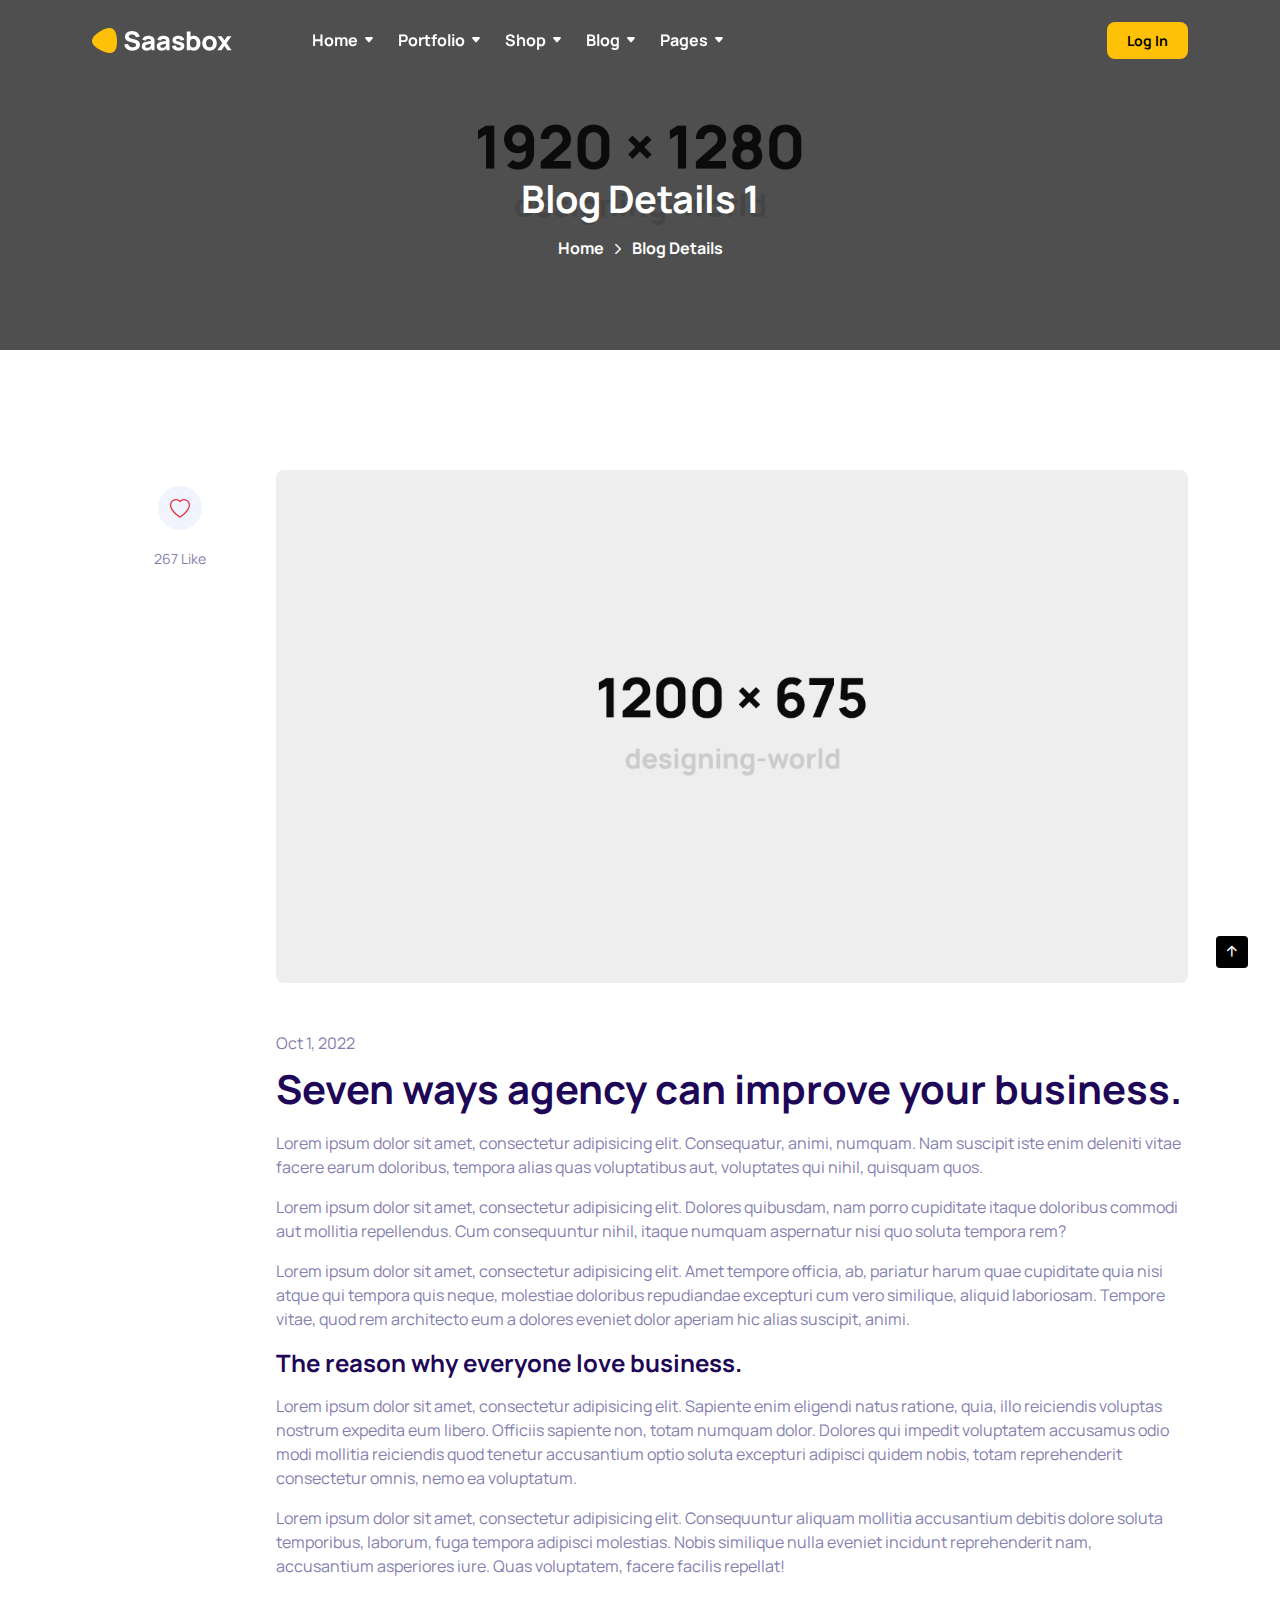
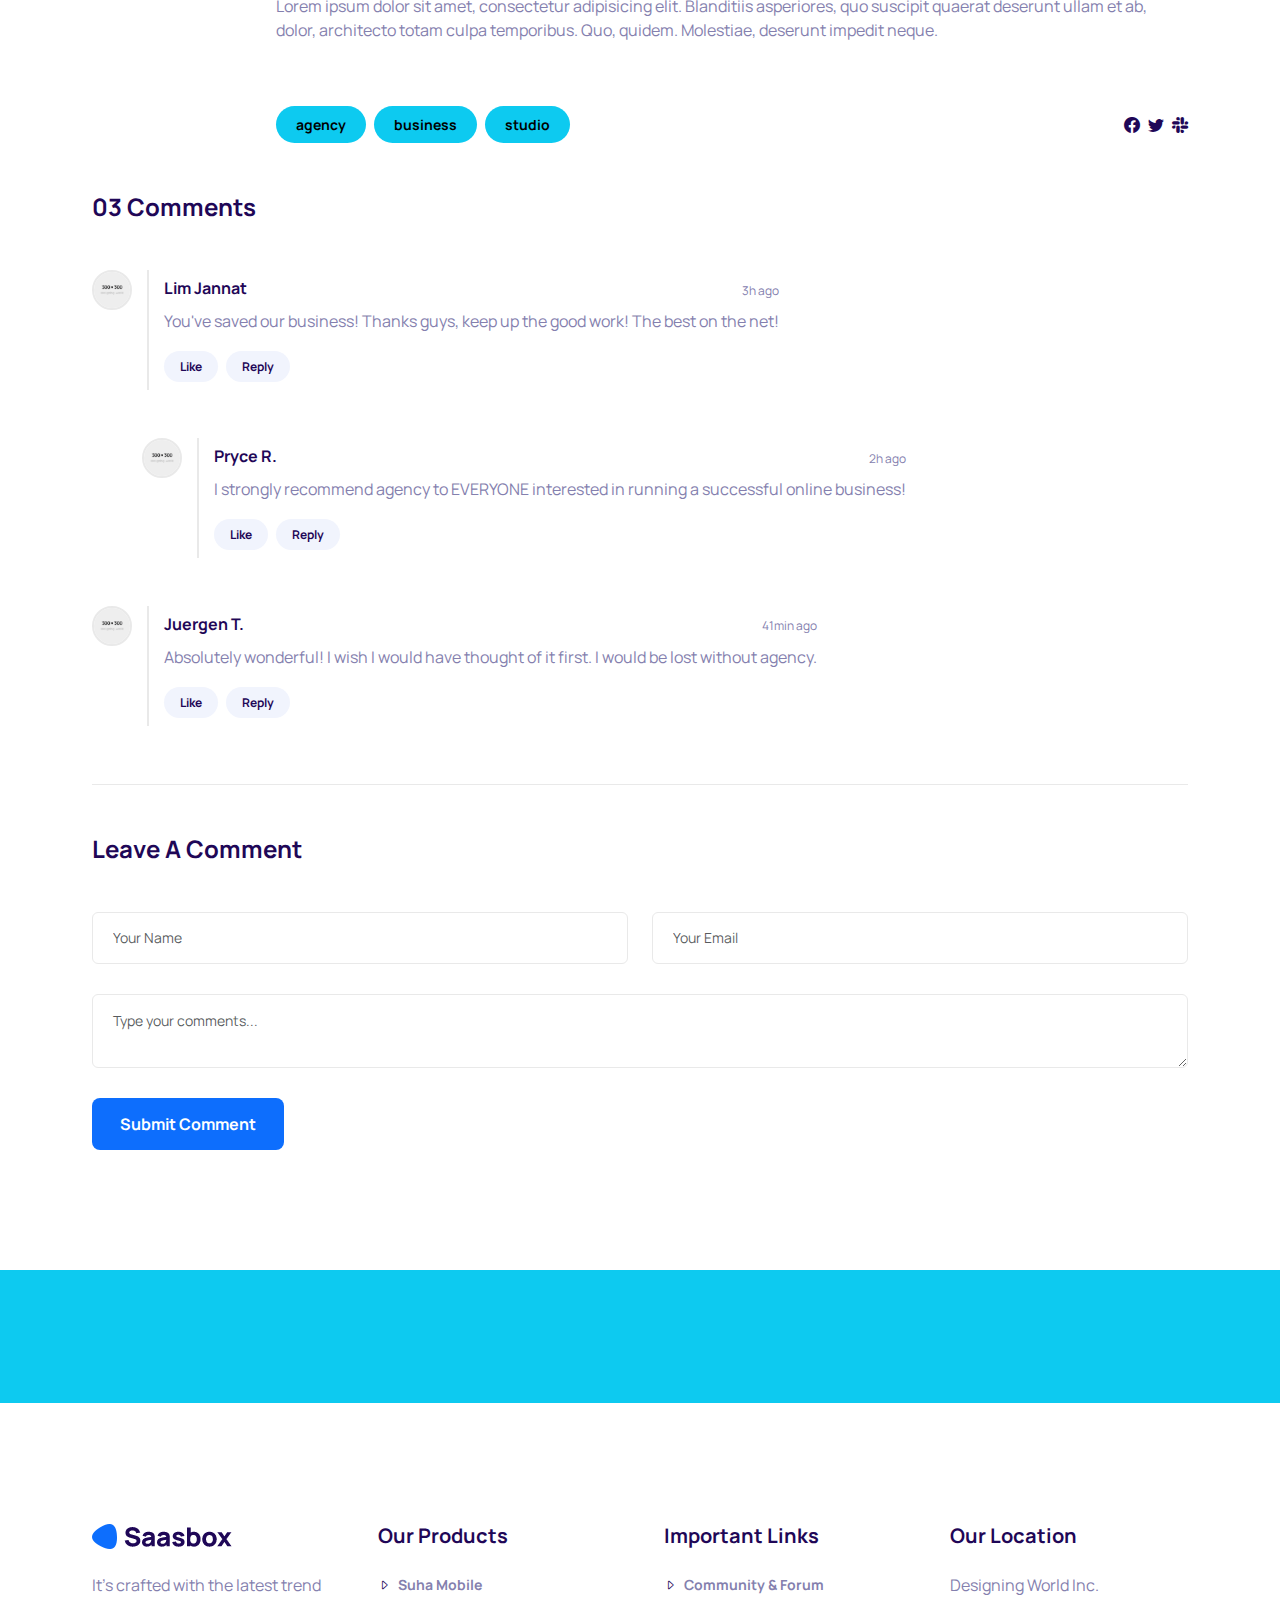
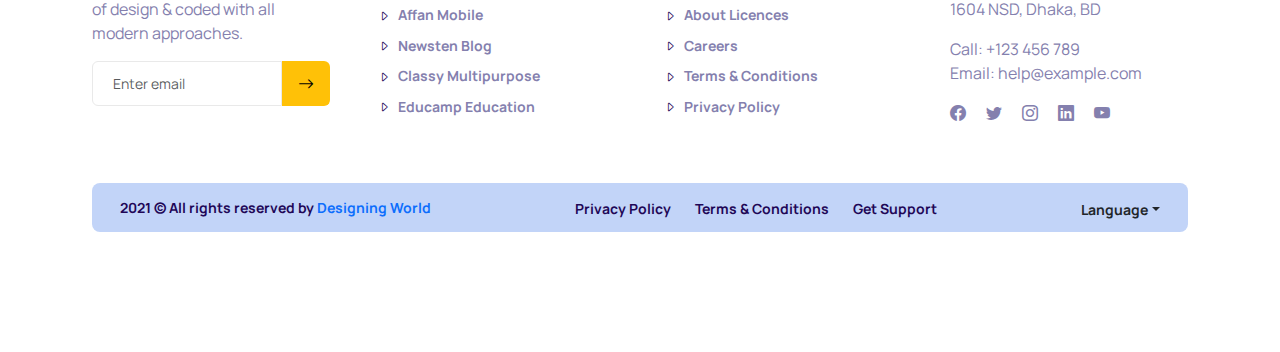
<file: blog-details-1.html>
<!DOCTYPE html>
<html lang="en">
  <head>
    <meta charset="utf-8">
    <meta name="viewport" content="width=device-width, initial-scale=1">
    <meta name="description" content="Saasbox - Multipurpose HTML Template for Saas &amp; Agency">
    <!-- Title-->
    <title>Saasbox - Multipurpose HTML Template for Saas &amp; Agency</title>
    <!-- Favicon-->
    <link rel="shortcut icon" href="img/core-img/favicon.ico" type="image/x-icon">
    <!-- All CSS Stylesheet-->
    <link rel="stylesheet" href="css/all-css-libraries.css">
    <!-- Core Stylesheet-->
    <link rel="stylesheet" href="style.css">
  </head>
  <body>
    <!-- Preloader-->
    <div class="preloader" id="preloader">
      <div class="spinner-grow text-light" role="status"><span class="visually-hidden">Loading...</span></div>
    </div>
    <!-- Header Area-->
    <header class="header-area">
      <nav class="navbar navbar-expand-lg">
        <div class="container">
          <!-- Navbar Brand --><a class="navbar-brand" href="index.html"><img src="img/core-img/logo-white.png" alt=""></a>
          <!-- Navbar Toggler -->
          <button class="navbar-toggler" type="button" data-bs-toggle="collapse" data-bs-target="#saasboxNav" aria-controls="saasboxNav" aria-expanded="false" aria-label="Toggle navigation"><i class="bi bi-grid"></i></button>
          <!-- Navbar Nav -->
          <div class="collapse navbar-collapse" id="saasboxNav">
            <ul class="navbar-nav navbar-nav-scroll">
              <li class="sb-dropdown"><a href="#">Home</a>
                <ul class="sb-dropdown-menu">
                  <li><a href="creative-agency.html">Creative Agency</a></li>
                  <li><a href="business-studio.html">Business Studio</a></li>
                  <li><a href="saas-landing.html">Saas Landing</a></li>
                  <li><a href="seo-business.html">SEO &amp; Business</a></li>
                  <li><a href="portfolio.html">Personal Portfolio</a></li>
                  <li><a href="shop.html">eCommerce Landing</a></li>
                </ul>
              </li>
              <li class="sb-dropdown"><a href="#">Portfolio</a>
                <ul class="sb-dropdown-menu">
                  <li><a href="portfolio-standard.html">Portfolio 1</a></li>
                  <li><a href="portfolio-creative.html">Portfolio 2</a></li>
                  <li><a href="portfolio-full-width.html">Portfolio 3</a></li>
                  <li><a href="portfolio-details-one.html">Portfolio Details 1</a></li>
                  <li><a href="portfolio-details-two.html">Portfolio Details 2</a></li>
                  <li><a href="portfolio-details-three.html">Portfolio Details 3</a></li>
                </ul>
              </li>
              <li class="sb-dropdown"><a href="#">Shop</a>
                <ul class="sb-dropdown-menu">
                  <li><a href="shop-fullwidth.html">Shop Fullwidth</a></li>
                  <li><a href="shop-sidebar.html">Shop Sidebar</a></li>
                  <li><a href="single-product.html">Product Details</a></li>
                  <li><a href="cart.html">Cart</a></li>
                  <li><a href="checkout.html">Checkout</a></li>
                </ul>
              </li>
              <li class="sb-dropdown"><a href="#">Blog</a>
                <ul class="sb-dropdown-menu">
                  <li><a href="blog-1.html">Blog 1</a></li>
                  <li><a href="blog-2.html">Blog 2</a></li>
                  <li><a href="blog-3.html">Blog 3</a></li>
                  <li><a href="blog-details-1.html">Blog Details 1</a></li>
                  <li><a href="blog-details-2.html">Blog Details 2</a></li>
                  <li><a href="blog-details-3.html">Blog Details 3</a></li>
                </ul>
              </li>
              <li class="sb-dropdown"><a href="#">Pages</a>
                <ul class="sb-dropdown-menu">
                  <li class="sb-dropdown"><a href="#">About Us</a>
                    <ul class="sb-dropdown-menu">
                      <li><a href="about-standard.html">About Standard</a></li>
                      <li><a href="about-creative.html">About Creative</a></li>
                    </ul>
                  </li>
                  <li class="sb-dropdown"><a href="#">Service</a>
                    <ul class="sb-dropdown-menu">
                      <li><a href="service-standard.html">Service Standard</a></li>
                      <li><a href="service-creative.html">Service Creative</a></li>
                    </ul>
                  </li>
                  <li class="sb-dropdown"><a href="#">Authentification</a>
                    <ul class="sb-dropdown-menu">
                      <li><a href="register.html">Register</a></li>
                      <li><a href="login.html">Login</a></li>
                      <li><a href="forget-password.html">Forget Password</a></li>
                    </ul>
                  </li>
                  <li><a href="pricing-plan.html">Pricing Plan</a></li>
                  <li><a href="faq.html">FAQ</a></li>
                  <li><a href="team.html">Team</a></li>
                  <li><a href="contact.html">Contact</a></li>
                  <li><a href="reviews.html">Reviews</a></li>
                  <li><a href="coming-soon.html">Coming Soon</a></li>
                  <li><a href="newsletter.html">Newsletter</a></li>
                  <li><a href="404.html">404 - Error</a></li>
                </ul>
              </li>
            </ul>
            <!-- Login Button -->
            <div class="ms-auto mb-3 mb-lg-0"><a class="btn btn-warning btn-sm" href="#">Log In</a></div>
          </div>
        </div>
      </nav>
    </header>
    <!-- Breadcrumb -->
    <div class="breadcrumb-wrapper bg-img bg-overlay" style="background-image: url('img/bg-img/12.jpg');">
      <div class="container h-100">
        <div class="row h-100 align-items-center">
          <div class="col-12">
            <div class="breadcrumb-content">
              <h2 class="breadcrumb-title">Blog Details 1</h2>
              <nav aria-label="breadcrumb">
                <ol class="breadcrumb justify-content-center">
                  <li class="breadcrumb-item"><a href="index.html">Home</a></li>
                  <li class="breadcrumb-item active" aria-current="page">Blog Details</li>
                </ol>
              </nav>
            </div>
          </div>
        </div>
      </div>
    </div>
    <div class="mb-120 d-block"></div>
    <!-- Blog Area -->
    <div class="saasbox-blog-area">
      <div class="container">
        <div class="row g-2">
          <div class="col-3 col-sm-2">
            <div class="post-like text-center"><a href="#"><i class="bi bi-heart"></i></a><span>267 Like</span></div>
          </div>
          <div class="col-9 col-sm-10">
            <!-- Blog Details Area --><img class="rounded-3 mb-4 mb-lg-5" src="img/bg-img/blog20.jpg" alt="">
            <div class="post-date mb-2">Oct 1, 2022</div>
            <h1 class="mb-3">Seven ways agency can improve your business.</h1>
            <p>Lorem ipsum dolor sit amet, consectetur adipisicing elit. Consequatur, animi, numquam. Nam suscipit iste enim deleniti vitae facere earum doloribus, tempora alias quas voluptatibus aut, voluptates qui nihil, quisquam quos.</p>
            <p>Lorem ipsum dolor sit amet, consectetur adipisicing elit. Dolores quibusdam, nam porro cupiditate itaque doloribus commodi aut mollitia repellendus. Cum consequuntur nihil, itaque numquam aspernatur nisi quo soluta tempora rem?</p>
            <p>Lorem ipsum dolor sit amet, consectetur adipisicing elit. Amet tempore officia, ab, pariatur harum quae cupiditate quia nisi atque qui tempora quis neque, molestiae doloribus repudiandae excepturi cum vero similique, aliquid laboriosam. Tempore vitae, quod rem architecto eum a dolores eveniet dolor aperiam hic alias suscipit, animi.</p>
            <h4 class="mb-3">The reason why everyone love business.</h4>
            <p>Lorem ipsum dolor sit amet, consectetur adipisicing elit. Sapiente enim eligendi natus ratione, quia, illo reiciendis voluptas nostrum expedita eum libero. Officiis sapiente non, totam numquam dolor. Dolores qui impedit voluptatem accusamus odio modi mollitia reiciendis quod tenetur accusantium optio soluta excepturi adipisci quidem nobis, totam reprehenderit consectetur omnis, nemo ea voluptatum.</p>
            <p>Lorem ipsum dolor sit amet, consectetur adipisicing elit. Consequuntur aliquam mollitia accusantium debitis dolore soluta temporibus, laborum, fuga tempora adipisci molestias. Nobis similique nulla eveniet incidunt reprehenderit nam, accusantium asperiores iure. Quas voluptatem, facere facilis repellat!</p>
            <p>Lorem ipsum dolor sit amet, consectetur adipisicing elit. Blanditiis asperiores, quo suscipit quaerat deserunt ullam et ab, dolor, architecto totam culpa temporibus. Quo, quidem. Molestiae, deserunt impedit neque.</p>
            <!-- Post Tag & Share Button-->
            <div class="post-tag-share-button d-sm-flex align-items-center justify-content-between my-5">
              <!-- Post Tags-->
              <div class="post-tag pt-3">
                <ul class="d-flex align-items-center ps-0 list-unstyled mb-0">
                  <li><a class="btn btn-info btn-sm me-2 rounded-pill" href="#">agency</a></li>
                  <li><a class="btn btn-info btn-sm me-2 rounded-pill" href="#">business</a></li>
                  <li><a class="btn btn-info btn-sm me-2 rounded-pill" href="#">studio</a></li>
                </ul>
              </div>
              <!-- Share Button-->
              <div class="share-button pt-3"><a class="ms-2" href="#"><i class="bi bi-facebook"></i></a><a class="ms-2" href="#"><i class="bi bi-twitter"></i></a><a class="ms-2" href="#"><i class="bi bi-slack"></i></a></div>
            </div>
          </div>
        </div>
      </div>
      <div class="container">                 
        <!-- Comments Area-->
        <div class="comment-wrapper mb-5">
          <h4 class="mb-5">03 Comments</h4>
          <ol class="ps-0 list-unstyled">
            <!-- Single Comment Area-->
            <li class="single-comment">
              <div class="comment-content d-flex">
                <div class="comment-author"><img src="img/bg-img/t4.png" alt="author"></div>
                <div class="comment-meta py-2">
                  <div class="d-flex align-items-center justify-content-between">
                    <h6>Lim Jannat</h6><a class="post-date" href="#">3h ago</a>
                  </div>
                  <p>You've saved our business! Thanks guys, keep up the good work! The best on the net!</p><a class="like" href="#">Like</a><a class="reply" href="#">Reply</a>
                </div>
              </div>
              <ol class="children list-unstyled">
                <!-- Single Comment Area-->
                <li class="single-comment">
                  <div class="comment-content d-flex">
                    <div class="comment-author"><img src="img/bg-img/t2.png" alt="author"></div>
                    <div class="comment-meta py-2">
                      <div class="d-flex align-items-center justify-content-between">
                        <h6>Pryce R.</h6><a class="post-date" href="#">2h ago</a>
                      </div>
                      <p>I strongly recommend agency to EVERYONE interested in running a successful online business!</p><a class="like" href="#">Like</a><a class="reply" href="#">Reply</a>
                    </div>
                  </div>
                </li>
              </ol>
            </li>
            <!-- Single Comment Area-->
            <li class="single-comment">
              <div class="comment-content d-flex">
                <div class="comment-author"><img src="img/bg-img/t3.png" alt="author"></div>
                <div class="comment-meta py-2">
                  <div class="d-flex align-items-center justify-content-between">
                    <h6>Juergen T.</h6><a class="post-date" href="#">41min ago</a>
                  </div>
                  <p>Absolutely wonderful! I wish I would have thought of it first. I would be lost without agency.</p><a class="like" href="#">Like</a><a class="reply" href="#">Reply</a>
                </div>
              </div>
            </li>
          </ol>
        </div>
        <div class="contact-area">
          <h4 class="mb-5">Leave A Comment</h4>
          <form class="contact-from" action="#" method="post">
            <div class="row">
              <div class="col-12 col-lg-6">
                <input class="form-control mb-30" type="text" name="message-name" placeholder="Your Name">
              </div>
              <div class="col-12 col-lg-6">
                <input class="form-control mb-30" type="email" name="message-email" placeholder="Your Email">
              </div>
              <div class="col-12">
                <textarea class="form-control mb-30" name="message" placeholder="Type your comments..."></textarea>
              </div>
              <div class="col-12">
                <button class="btn btn-primary" type="submit">Submit Comment</button>
              </div>
            </div>
          </form>
        </div>
      </div>
    </div>
    <div class="mb-120 d-block"></div>
    <!-- Cool Facts Area-->
    <div class="cta-area cta3 py-5 bg-info">
      <div class="container">
        <div class="row align-items-center justify-content-between">
          <div class="col-12 col-sm-8">
            <div class="cta-text mb-4 mb-sm-0 wow fadeInUp" data-wow-duration="1000ms" data-wow-delay="200ms">
              <h3 class="mb-0">Let's start with the simple way to create a website.</h3>
            </div>
          </div>
          <div class="col-12 col-sm-4 text-sm-end wow fadeInUp" data-wow-duration="1000ms" data-wow-delay="400ms"><a class="btn btn-warning btn-sm" href="#">Buy Now</a></div>
        </div>
      </div>
    </div>
    <!-- Scroll Indicator -->
    <div id="scrollIndicator"></div>
    <div class="mb-120 d-block"></div>
    <!-- Footer Area-->
    <footer class="footer-area">
      <div class="container">
        <div class="row g-4 g-lg-5">
          <!-- Footer Widget Area -->
          <div class="col-12 col-sm-6 col-lg-3">
            <div class="footer-widget-area"><a class="d-block mb-4" href="index.html"><img src="img/core-img/logo.png" alt=""></a>
              <p>It's crafted with the latest trend of design &amp; coded with all modern approaches.</p>
              <!-- Newsletter Form -->
              <div class="newsletter-form mb-4">
                <form class="d-flex align-items-stretch" action="#">
                  <input class="form-control rounded-0 rounded-start" type="email" placeholder="Enter email">
                  <button class="btn btn-warning rounded-0 rounded-end px-3" type="submit"><i class="bi bi-arrow-right"></i></button>
                </form>
              </div>
            </div>
          </div>
          <!-- Footer Widget Area-->
          <div class="col-12 col-sm-6 col-lg-3">
            <div class="footer-widget-area">
              <h5 class="mb-4">Our Products</h5>
              <ul class="list-unstyled">
                <li><a href="#" target="_blank"><i class="bi bi-caret-right"></i>Suha Mobile</a></li>
                <li><a href="#" target="_blank"><i class="bi bi-caret-right"></i>Affan Mobile</a></li>
                <li><a href="#" target="_blank"><i class="bi bi-caret-right"></i>Newsten Blog</a></li>
                <li><a href="#" target="_blank"><i class="bi bi-caret-right"></i>Classy Multipurpose</a></li>
                <li><a href="#" target="_blank"><i class="bi bi-caret-right"></i>Educamp Education</a></li>
              </ul>
            </div>
          </div>
          <!-- Footer Widget Area-->
          <div class="col-12 col-sm-6 col-lg-3">
            <div class="footer-widget-area">
              <h5 class="mb-4">Important Links</h5>
              <ul class="list-unstyled">
                <li><a href="#" target="_blank"><i class="bi bi-caret-right"></i>Community &amp; Forum</a></li>
                <li><a href="#" target="_blank"><i class="bi bi-caret-right"></i>About Licences</a></li>
                <li><a href="#" target="_blank"><i class="bi bi-caret-right"></i>Careers</a></li>
                <li><a href="#" target="_blank"><i class="bi bi-caret-right"></i>Terms &amp; Conditions</a></li>
                <li><a href="#" target="_blank"><i class="bi bi-caret-right"></i>Privacy Policy</a></li>
              </ul>
            </div>
          </div>
          <!-- Footer Widget Area -->
          <div class="col-12 col-sm-6 col-lg-3">
            <div class="footer-widget-area">
              <h5 class="mb-4">Our Location</h5>
              <p class="lh-base mb-3">Designing World Inc. <br> 1604 NSD, Dhaka, BD</p>
              <p class="mb-0">Call: +123 456 789 <br> Email: help@example.com</p>
              <!-- Footer Social Icon -->
              <div class="footer-social-icon d-flex align-items-center mt-3"><a href="#" data-bs-toggle="tooltip" data-bs-placement="top" title="Facbook"><i class="bi bi-facebook"></i></a><a href="#" data-bs-toggle="tooltip" data-bs-placement="top" title="Twitter"><i class="bi bi-twitter"></i></a><a href="#" data-bs-toggle="tooltip" data-bs-placement="top" title="Instagram"><i class="bi bi-instagram"></i></a><a href="#" data-bs-toggle="tooltip" data-bs-placement="top" title="Linkedin"><i class="bi bi-linkedin"></i></a><a href="#" data-bs-toggle="tooltip" data-bs-placement="top" title="Youtube"><i class="bi bi-youtube"></i></a></div>
            </div>
          </div>
        </div>
      </div>
      <div class="container">
        <div class="copywrite-wrapper mt-5 rounded-3 d-lg-flex align-items-lg-center justify-content-lg-between">
          <!-- Copywrite Text -->
          <div class="copywrite-text text-center text-lg-start mb-3 mb-lg-0 me-lg-4">
            <p class="mb-0">2021 &copy; All rights reserved by <a href="#" target="_blank">Designing World</a></p>
          </div>
          <!-- Footer Nav -->
          <div class="footer-nav mb-3 mb-lg-0 me-lg-4">
            <ul class="mb-0 d-flex flex-wrap justify-content-center list-unstyled">
              <li><a href="#" target="_blank">Privacy Policy</a></li>
              <li><a href="#" target="_blank">Terms &amp; Conditions</a></li>
              <li><a href="#" target="_blank">Get Support</a></li>
            </ul>
          </div>
          <!-- Dropup -->
          <div class="language-dropdown text-center text-lg-end">
            <button class="btn dropdown-toggle" type="button" data-bs-toggle="dropdown" aria-expanded="false">Language</button>
            <div class="dropdown-menu dropdown-menu-end"><a class="dropdown-item" href="#"><span class="me-2 flag-icon flag-icon-sa"></span>Arabic</a><a class="dropdown-item" href="#"><span class="me-2 flag-icon flag-icon-bd"></span>Bengali</a><a class="dropdown-item" href="#"><span class="me-2 flag-icon flag-icon-us"></span>English</a><a class="dropdown-item" href="#"><span class="me-2 flag-icon flag-icon-my"></span>Malay</a><a class="dropdown-item" href="#"><span class="me-2 flag-icon flag-icon-es"></span>Spanish</a></div>
          </div>
        </div>
      </div>
    </footer>
    <!-- Scroll To Top  -->
    <div id="scrollTopButton"><i class="bi bi-arrow-up-short"></i></div>
    <div class="mb-120 d-block"></div>
    <!-- All JavaScript Files-->
    <script src="js/all-js-libraries.js"></script>
    <script src="js/active.js"></script>
  </body>
</html>
</file>
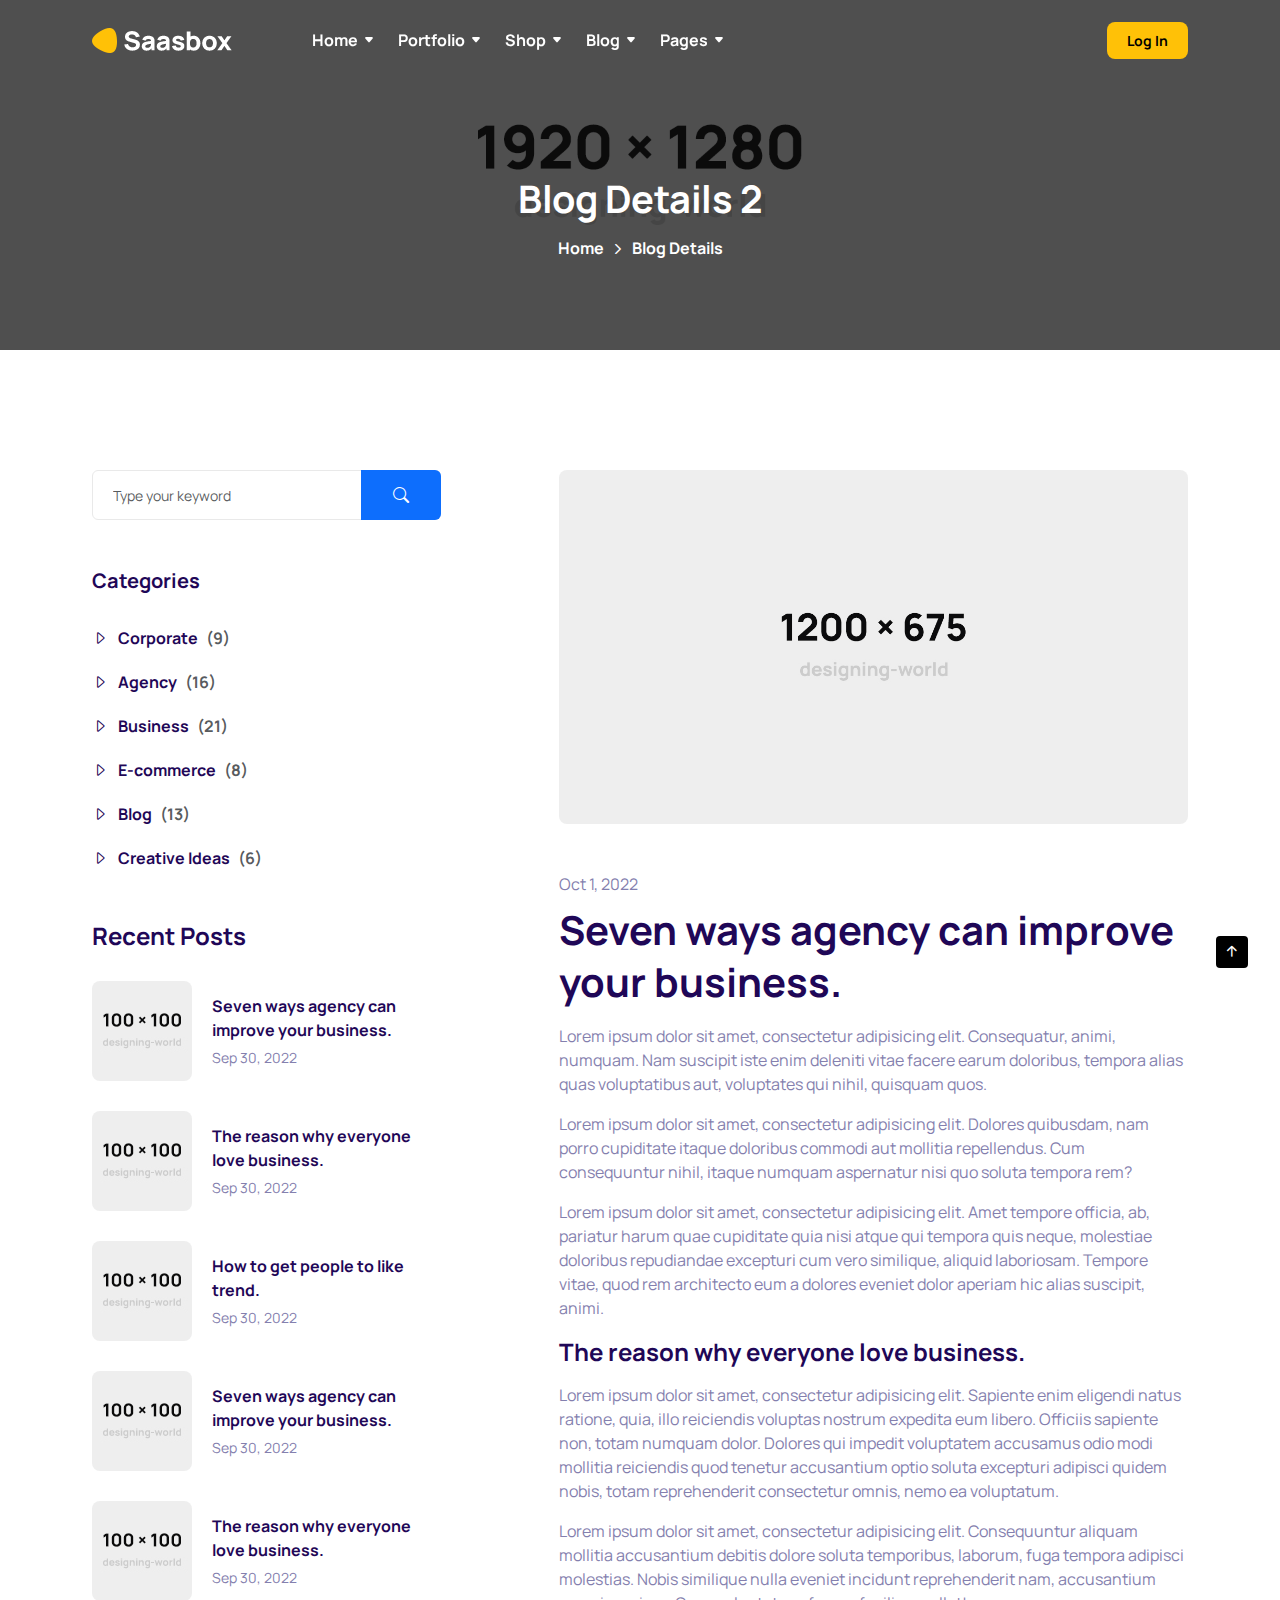
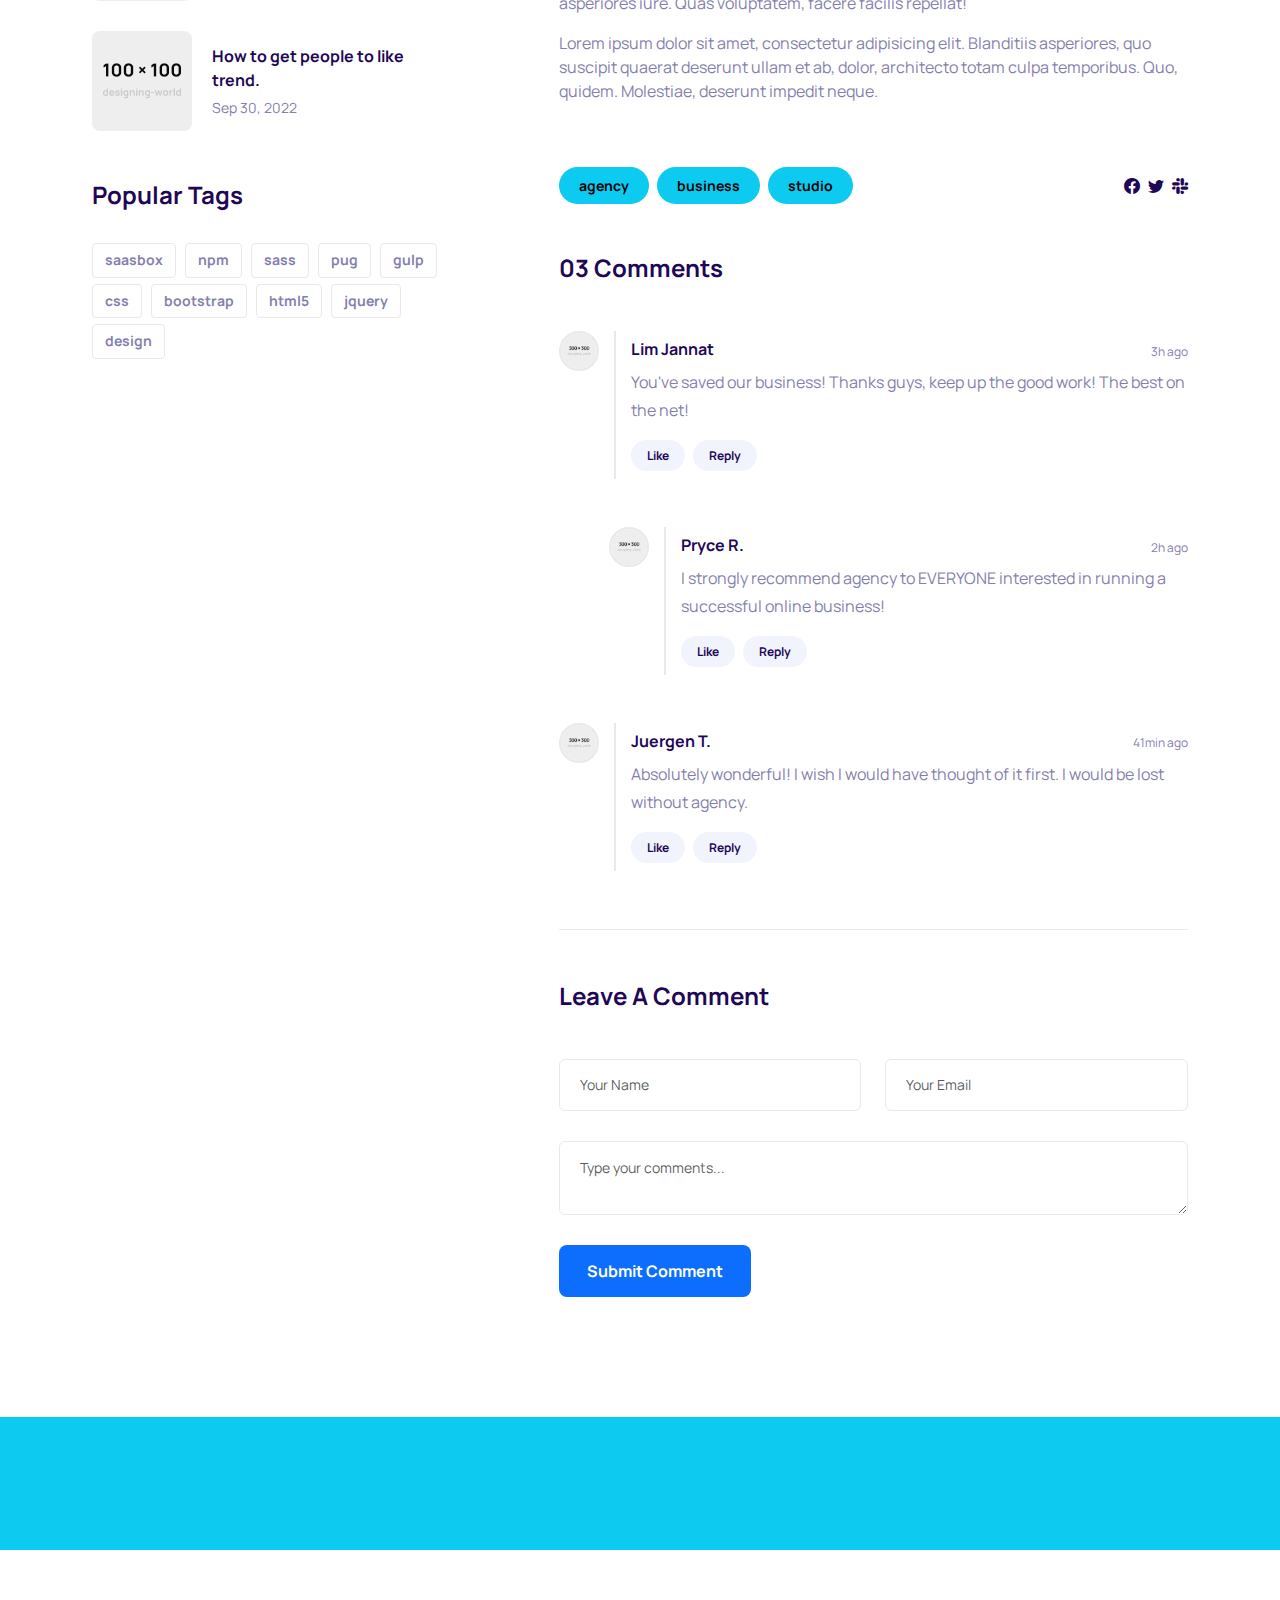
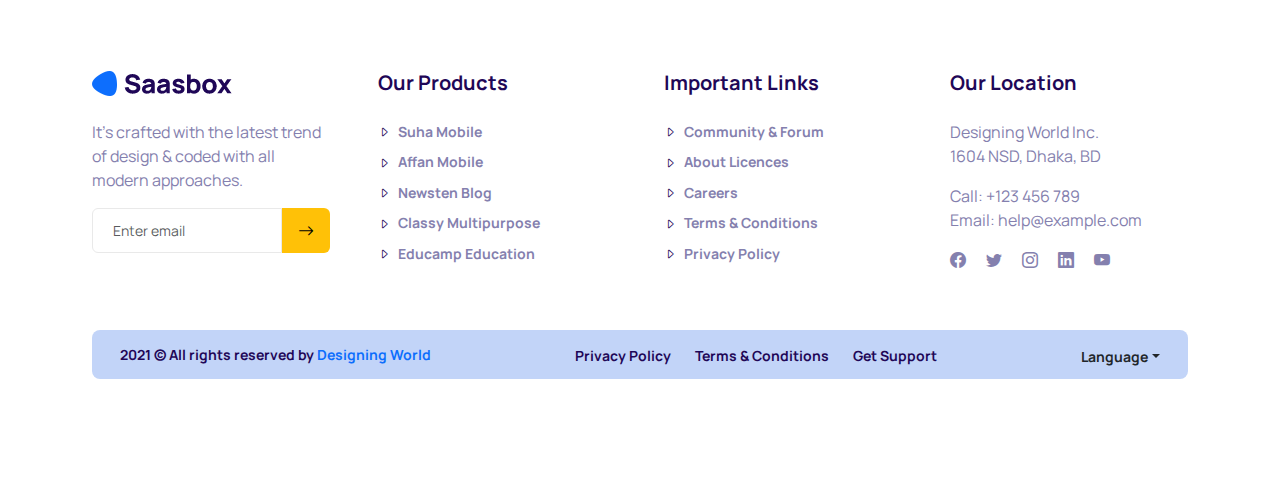
<file: blog-details-2.html>
<!DOCTYPE html>
<html lang="en">
  <head>
    <meta charset="utf-8">
    <meta name="viewport" content="width=device-width, initial-scale=1">
    <meta name="description" content="Saasbox - Multipurpose HTML Template for Saas &amp; Agency">
    <!-- Title-->
    <title>Saasbox - Multipurpose HTML Template for Saas &amp; Agency</title>
    <!-- Favicon-->
    <link rel="shortcut icon" href="img/core-img/favicon.ico" type="image/x-icon">
    <!-- All CSS Stylesheet-->
    <link rel="stylesheet" href="css/all-css-libraries.css">
    <!-- Core Stylesheet-->
    <link rel="stylesheet" href="style.css">
  </head>
  <body>
    <!-- Preloader-->
    <div class="preloader" id="preloader">
      <div class="spinner-grow text-light" role="status"><span class="visually-hidden">Loading...</span></div>
    </div>
    <!-- Header Area-->
    <header class="header-area">
      <nav class="navbar navbar-expand-lg">
        <div class="container">
          <!-- Navbar Brand --><a class="navbar-brand" href="index.html"><img src="img/core-img/logo-white.png" alt=""></a>
          <!-- Navbar Toggler -->
          <button class="navbar-toggler" type="button" data-bs-toggle="collapse" data-bs-target="#saasboxNav" aria-controls="saasboxNav" aria-expanded="false" aria-label="Toggle navigation"><i class="bi bi-grid"></i></button>
          <!-- Navbar Nav -->
          <div class="collapse navbar-collapse" id="saasboxNav">
            <ul class="navbar-nav navbar-nav-scroll">
              <li class="sb-dropdown"><a href="#">Home</a>
                <ul class="sb-dropdown-menu">
                  <li><a href="creative-agency.html">Creative Agency</a></li>
                  <li><a href="business-studio.html">Business Studio</a></li>
                  <li><a href="saas-landing.html">Saas Landing</a></li>
                  <li><a href="seo-business.html">SEO &amp; Business</a></li>
                  <li><a href="portfolio.html">Personal Portfolio</a></li>
                  <li><a href="shop.html">eCommerce Landing</a></li>
                </ul>
              </li>
              <li class="sb-dropdown"><a href="#">Portfolio</a>
                <ul class="sb-dropdown-menu">
                  <li><a href="portfolio-standard.html">Portfolio 1</a></li>
                  <li><a href="portfolio-creative.html">Portfolio 2</a></li>
                  <li><a href="portfolio-full-width.html">Portfolio 3</a></li>
                  <li><a href="portfolio-details-one.html">Portfolio Details 1</a></li>
                  <li><a href="portfolio-details-two.html">Portfolio Details 2</a></li>
                  <li><a href="portfolio-details-three.html">Portfolio Details 3</a></li>
                </ul>
              </li>
              <li class="sb-dropdown"><a href="#">Shop</a>
                <ul class="sb-dropdown-menu">
                  <li><a href="shop-fullwidth.html">Shop Fullwidth</a></li>
                  <li><a href="shop-sidebar.html">Shop Sidebar</a></li>
                  <li><a href="single-product.html">Product Details</a></li>
                  <li><a href="cart.html">Cart</a></li>
                  <li><a href="checkout.html">Checkout</a></li>
                </ul>
              </li>
              <li class="sb-dropdown"><a href="#">Blog</a>
                <ul class="sb-dropdown-menu">
                  <li><a href="blog-1.html">Blog 1</a></li>
                  <li><a href="blog-2.html">Blog 2</a></li>
                  <li><a href="blog-3.html">Blog 3</a></li>
                  <li><a href="blog-details-1.html">Blog Details 1</a></li>
                  <li><a href="blog-details-2.html">Blog Details 2</a></li>
                  <li><a href="blog-details-3.html">Blog Details 3</a></li>
                </ul>
              </li>
              <li class="sb-dropdown"><a href="#">Pages</a>
                <ul class="sb-dropdown-menu">
                  <li class="sb-dropdown"><a href="#">About Us</a>
                    <ul class="sb-dropdown-menu">
                      <li><a href="about-standard.html">About Standard</a></li>
                      <li><a href="about-creative.html">About Creative</a></li>
                    </ul>
                  </li>
                  <li class="sb-dropdown"><a href="#">Service</a>
                    <ul class="sb-dropdown-menu">
                      <li><a href="service-standard.html">Service Standard</a></li>
                      <li><a href="service-creative.html">Service Creative</a></li>
                    </ul>
                  </li>
                  <li class="sb-dropdown"><a href="#">Authentification</a>
                    <ul class="sb-dropdown-menu">
                      <li><a href="register.html">Register</a></li>
                      <li><a href="login.html">Login</a></li>
                      <li><a href="forget-password.html">Forget Password</a></li>
                    </ul>
                  </li>
                  <li><a href="pricing-plan.html">Pricing Plan</a></li>
                  <li><a href="faq.html">FAQ</a></li>
                  <li><a href="team.html">Team</a></li>
                  <li><a href="contact.html">Contact</a></li>
                  <li><a href="reviews.html">Reviews</a></li>
                  <li><a href="coming-soon.html">Coming Soon</a></li>
                  <li><a href="newsletter.html">Newsletter</a></li>
                  <li><a href="404.html">404 - Error</a></li>
                </ul>
              </li>
            </ul>
            <!-- Login Button -->
            <div class="ms-auto mb-3 mb-lg-0"><a class="btn btn-warning btn-sm" href="#">Log In</a></div>
          </div>
        </div>
      </nav>
    </header>
    <!-- Scroll Indicator-->
    <div id="scrollIndicator"></div>
    <!-- Breadcrumb -->
    <div class="breadcrumb-wrapper bg-img bg-overlay" style="background-image: url('img/bg-img/7.jpg');">
      <div class="container h-100">
        <div class="row h-100 align-items-center">
          <div class="col-12">
            <div class="breadcrumb-content">
              <h2 class="breadcrumb-title">Blog Details 2</h2>
              <nav aria-label="breadcrumb">
                <ol class="breadcrumb justify-content-center">
                  <li class="breadcrumb-item"><a href="index.html">Home</a></li>
                  <li class="breadcrumb-item active" aria-current="page">Blog Details</li>
                </ol>
              </nav>
            </div>
          </div>
        </div>
      </div>
    </div>
    <div class="mb-120 d-block"></div>
    <!-- saasbox Blog Area-->
    <div class="saasbox-blog-area">
      <div class="container">
        <div class="row justify-content-center justify-content-md-between">
          <div class="col-12 col-sm-8 col-md-5 col-lg-4 mb-5 mb-md-0">
            <div class="blog-sidebar-area">
              <!-- Widget -->
              <div class="single-widget-area mb-4 mb-lg-5">
                <!-- Search Form-->
                <form class="widget-form" action="#" method="post">
                  <input class="form-control" type="search" placeholder="Type your keyword">
                  <button type="submit"><i class="bi bi-search"></i></button>
                </form>
              </div>
              <!-- Widget -->
              <div class="single-widget-area mb-4 mb-lg-5">
                <h5 class="widget-title mb-30">Categories</h5>
                <ul class="catagories-list ps-0 list-unstyled">
                  <li><a href="#"><i class="bi bi-caret-right"></i>Corporate<span class="text-muted ms-2">(9)</span></a></li>
                  <li><a href="#"><i class="bi bi-caret-right"></i>Agency<span class="text-muted ms-2">(16)</span></a></li>
                  <li><a href="#"><i class="bi bi-caret-right"></i>Business<span class="text-muted ms-2">(21)</span></a></li>
                  <li><a href="#"><i class="bi bi-caret-right"></i>E-commerce<span class="text-muted ms-2">(8)</span></a></li>
                  <li><a href="#"><i class="bi bi-caret-right"></i>Blog<span class="text-muted ms-2">(13)</span></a></li>
                  <li><a href="#"><i class="bi bi-caret-right"></i>Creative Ideas<span class="text-muted ms-2">(6)</span></a></li>
                </ul>
              </div>
              <!-- Widget -->
              <div class="single-widget-area mb-4 mb-lg-5">
                <h4 class="widget-title mb-30">Recent Posts</h4>
                <!-- Recent Post -->
                <div class="single-recent-post d-flex align-items-center">
                  <div class="post-thumb"><a class="rounded-3" href="#"><img class="rounded-3" src="img/bg-img/sb1.jpg" alt=""></a></div>
                  <div class="post-content"><a class="post-title" href="#">Seven ways agency can improve your business.</a>
                    <p class="post-date">Sep 30, 2022</p>
                  </div>
                </div>
                <!-- Recent Post -->
                <div class="single-recent-post d-flex align-items-center">
                  <div class="post-thumb"><a class="rounded-3" href="#"><img class="rounded-3" src="img/bg-img/sb2.jpg" alt=""></a></div>
                  <div class="post-content"><a class="post-title" href="#">The reason why everyone love business.</a>
                    <p class="post-date">Sep 30, 2022</p>
                  </div>
                </div>
                <!-- Recent Post -->
                <div class="single-recent-post d-flex align-items-center">
                  <div class="post-thumb"><a class="rounded-3" href="#"><img class="rounded-3" src="img/bg-img/sb3.jpg" alt=""></a></div>
                  <div class="post-content"><a class="post-title" href="#">How to get people to like trend.</a>
                    <p class="post-date">Sep 30, 2022</p>
                  </div>
                </div>
                <!-- Recent Post -->
                <div class="single-recent-post d-flex align-items-center">
                  <div class="post-thumb"><a class="rounded-3" href="#"><img class="rounded-3" src="img/bg-img/sb4.jpg" alt=""></a></div>
                  <div class="post-content"><a class="post-title" href="#">Seven ways agency can improve your business.</a>
                    <p class="post-date">Sep 30, 2022</p>
                  </div>
                </div>
                <!-- Recent Post -->
                <div class="single-recent-post d-flex align-items-center">
                  <div class="post-thumb"><a class="rounded-3" href="#"><img class="rounded-3" src="img/bg-img/sb5.jpg" alt=""></a></div>
                  <div class="post-content"><a class="post-title" href="#">The reason why everyone love business.</a>
                    <p class="post-date">Sep 30, 2022</p>
                  </div>
                </div>
                <!-- Recent Post -->
                <div class="single-recent-post d-flex align-items-center">
                  <div class="post-thumb"><a class="rounded-3" href="#"><img class="rounded-3" src="img/bg-img/sb6.jpg" alt=""></a></div>
                  <div class="post-content"><a class="post-title" href="#">How to get people to like trend.</a>
                    <p class="post-date">Sep 30, 2022</p>
                  </div>
                </div>
              </div>
              <!-- Widget -->
              <div class="single-widget-area">
                <h4 class="widget-title mb-30">Popular Tags        </h4>
                <ul class="popular-tags clearfix ps-0 mb-0">
                  <li><a href="#">saasbox</a></li>
                  <li><a href="#">npm</a></li>
                  <li><a href="#">sass</a></li>
                  <li><a href="#">pug</a></li>
                  <li><a href="#">gulp</a></li>
                  <li><a href="#">css</a></li>
                  <li><a href="#">bootstrap</a></li>
                  <li><a href="#">html5</a></li>
                  <li><a href="#">jquery</a></li>
                  <li><a href="#">design</a></li>
                </ul>
              </div>
            </div>
          </div>
          <div class="col-12 col-md-7">
            <!-- Blog Details Area --><img class="rounded-3 mb-4 mb-lg-5" src="img/bg-img/blog20.jpg" alt="">
            <div class="post-date mb-2">Oct 1, 2022</div>
            <h1 class="mb-3">Seven ways agency can improve your business.</h1>
            <p>Lorem ipsum dolor sit amet, consectetur adipisicing elit. Consequatur, animi, numquam. Nam suscipit iste enim deleniti vitae facere earum doloribus, tempora alias quas voluptatibus aut, voluptates qui nihil, quisquam quos.</p>
            <p>Lorem ipsum dolor sit amet, consectetur adipisicing elit. Dolores quibusdam, nam porro cupiditate itaque doloribus commodi aut mollitia repellendus. Cum consequuntur nihil, itaque numquam aspernatur nisi quo soluta tempora rem?</p>
            <p>Lorem ipsum dolor sit amet, consectetur adipisicing elit. Amet tempore officia, ab, pariatur harum quae cupiditate quia nisi atque qui tempora quis neque, molestiae doloribus repudiandae excepturi cum vero similique, aliquid laboriosam. Tempore vitae, quod rem architecto eum a dolores eveniet dolor aperiam hic alias suscipit, animi.</p>
            <h4 class="mb-3">The reason why everyone love business.</h4>
            <p>Lorem ipsum dolor sit amet, consectetur adipisicing elit. Sapiente enim eligendi natus ratione, quia, illo reiciendis voluptas nostrum expedita eum libero. Officiis sapiente non, totam numquam dolor. Dolores qui impedit voluptatem accusamus odio modi mollitia reiciendis quod tenetur accusantium optio soluta excepturi adipisci quidem nobis, totam reprehenderit consectetur omnis, nemo ea voluptatum.</p>
            <p>Lorem ipsum dolor sit amet, consectetur adipisicing elit. Consequuntur aliquam mollitia accusantium debitis dolore soluta temporibus, laborum, fuga tempora adipisci molestias. Nobis similique nulla eveniet incidunt reprehenderit nam, accusantium asperiores iure. Quas voluptatem, facere facilis repellat!</p>
            <p>Lorem ipsum dolor sit amet, consectetur adipisicing elit. Blanditiis asperiores, quo suscipit quaerat deserunt ullam et ab, dolor, architecto totam culpa temporibus. Quo, quidem. Molestiae, deserunt impedit neque.</p>
            <!-- Post Tag & Share Button-->
            <div class="post-tag-share-button d-sm-flex align-items-center justify-content-between my-5">
              <!-- Post Tags-->
              <div class="post-tag pt-3">
                <ul class="d-flex align-items-center ps-0 list-unstyled mb-0">
                  <li><a class="btn btn-info btn-sm me-2 rounded-pill" href="#">agency</a></li>
                  <li><a class="btn btn-info btn-sm me-2 rounded-pill" href="#">business</a></li>
                  <li><a class="btn btn-info btn-sm me-2 rounded-pill" href="#">studio</a></li>
                </ul>
              </div>
              <!-- Share Button-->
              <div class="share-button pt-3"><a class="ms-2" href="#"><i class="bi bi-facebook"></i></a><a class="ms-2" href="#"><i class="bi bi-twitter"></i></a><a class="ms-2" href="#"><i class="bi bi-slack"></i></a></div>
            </div>
            <!-- Comments Area-->
            <div class="comment-wrapper mb-50 clearfix">
              <h4 class="mb-5">03 Comments</h4>
              <ol class="ps-0 list-unstyled">
                <!-- Single Comment Area-->
                <li class="single-comment">
                  <div class="comment-content d-flex">
                    <div class="comment-author"><img src="img/bg-img/t4.png" alt="author"></div>
                    <div class="comment-meta py-2">
                      <div class="d-flex align-items-center justify-content-between">
                        <h6>Lim Jannat</h6><a class="post-date" href="#">3h ago</a>
                      </div>
                      <p>You've saved our business! Thanks guys, keep up the good work! The best on the net!</p><a class="like" href="#">Like</a><a class="reply" href="#">Reply</a>
                    </div>
                  </div>
                  <ol class="children list-unstyled">
                    <!-- Single Comment Area-->
                    <li class="single-comment">
                      <div class="comment-content d-flex">
                        <div class="comment-author"><img src="img/bg-img/t2.png" alt="author"></div>
                        <div class="comment-meta py-2">
                          <div class="d-flex align-items-center justify-content-between">
                            <h6>Pryce R.</h6><a class="post-date" href="#">2h ago</a>
                          </div>
                          <p>I strongly recommend agency to EVERYONE interested in running a successful online business!</p><a class="like" href="#">Like</a><a class="reply" href="#">Reply</a>
                        </div>
                      </div>
                    </li>
                  </ol>
                </li>
                <!-- Single Comment Area-->
                <li class="single-comment">
                  <div class="comment-content d-flex">
                    <div class="comment-author"><img src="img/bg-img/t3.png" alt="author"></div>
                    <div class="comment-meta py-2">
                      <div class="d-flex align-items-center justify-content-between">
                        <h6>Juergen T.</h6><a class="post-date" href="#">41min ago</a>
                      </div>
                      <p>Absolutely wonderful! I wish I would have thought of it first. I would be lost without agency.</p><a class="like" href="#">Like</a><a class="reply" href="#">Reply</a>
                    </div>
                  </div>
                </li>
              </ol>
            </div>
            <div class="contact-area">
              <h4 class="mb-5">Leave A Comment</h4>
              <form class="contact-from" action="#" method="post">
                <div class="row">
                  <div class="col-12 col-lg-6">
                    <input class="form-control mb-30" type="text" name="message-name" placeholder="Your Name">
                  </div>
                  <div class="col-12 col-lg-6">
                    <input class="form-control mb-30" type="email" name="message-email" placeholder="Your Email">
                  </div>
                  <div class="col-12">
                    <textarea class="form-control mb-30" name="message" placeholder="Type your comments..."></textarea>
                  </div>
                  <div class="col-12">
                    <button class="btn btn-primary" type="submit">Submit Comment</button>
                  </div>
                </div>
              </form>
            </div>
          </div>
        </div>
      </div>
    </div>
    <div class="mb-120 d-block"></div>
    <!-- Cool Facts Area-->
    <div class="cta-area cta3 py-5 bg-info">
      <div class="container">
        <div class="row align-items-center justify-content-between">
          <div class="col-12 col-sm-8">
            <div class="cta-text mb-4 mb-sm-0 wow fadeInUp" data-wow-duration="1000ms" data-wow-delay="200ms">
              <h3 class="mb-0">Let's start with the simple way to create a website.</h3>
            </div>
          </div>
          <div class="col-12 col-sm-4 text-sm-end wow fadeInUp" data-wow-duration="1000ms" data-wow-delay="400ms"><a class="btn btn-warning btn-sm" href="#">Buy Now</a></div>
        </div>
      </div>
    </div>
    <div class="mb-120 d-block"></div>
    <!-- Footer Area-->
    <footer class="footer-area">
      <div class="container">
        <div class="row g-4 g-lg-5">
          <!-- Footer Widget Area -->
          <div class="col-12 col-sm-6 col-lg-3">
            <div class="footer-widget-area"><a class="d-block mb-4" href="index.html"><img src="img/core-img/logo.png" alt=""></a>
              <p>It's crafted with the latest trend of design &amp; coded with all modern approaches.</p>
              <!-- Newsletter Form -->
              <div class="newsletter-form mb-4">
                <form class="d-flex align-items-stretch" action="#">
                  <input class="form-control rounded-0 rounded-start" type="email" placeholder="Enter email">
                  <button class="btn btn-warning rounded-0 rounded-end px-3" type="submit"><i class="bi bi-arrow-right"></i></button>
                </form>
              </div>
            </div>
          </div>
          <!-- Footer Widget Area-->
          <div class="col-12 col-sm-6 col-lg-3">
            <div class="footer-widget-area">
              <h5 class="mb-4">Our Products</h5>
              <ul class="list-unstyled">
                <li><a href="#" target="_blank"><i class="bi bi-caret-right"></i>Suha Mobile</a></li>
                <li><a href="#" target="_blank"><i class="bi bi-caret-right"></i>Affan Mobile</a></li>
                <li><a href="#" target="_blank"><i class="bi bi-caret-right"></i>Newsten Blog</a></li>
                <li><a href="#" target="_blank"><i class="bi bi-caret-right"></i>Classy Multipurpose</a></li>
                <li><a href="#" target="_blank"><i class="bi bi-caret-right"></i>Educamp Education</a></li>
              </ul>
            </div>
          </div>
          <!-- Footer Widget Area-->
          <div class="col-12 col-sm-6 col-lg-3">
            <div class="footer-widget-area">
              <h5 class="mb-4">Important Links</h5>
              <ul class="list-unstyled">
                <li><a href="#" target="_blank"><i class="bi bi-caret-right"></i>Community &amp; Forum</a></li>
                <li><a href="#" target="_blank"><i class="bi bi-caret-right"></i>About Licences</a></li>
                <li><a href="#" target="_blank"><i class="bi bi-caret-right"></i>Careers</a></li>
                <li><a href="#" target="_blank"><i class="bi bi-caret-right"></i>Terms &amp; Conditions</a></li>
                <li><a href="#" target="_blank"><i class="bi bi-caret-right"></i>Privacy Policy</a></li>
              </ul>
            </div>
          </div>
          <!-- Footer Widget Area -->
          <div class="col-12 col-sm-6 col-lg-3">
            <div class="footer-widget-area">
              <h5 class="mb-4">Our Location</h5>
              <p class="lh-base mb-3">Designing World Inc. <br> 1604 NSD, Dhaka, BD</p>
              <p class="mb-0">Call: +123 456 789 <br> Email: help@example.com</p>
              <!-- Footer Social Icon -->
              <div class="footer-social-icon d-flex align-items-center mt-3"><a href="#" data-bs-toggle="tooltip" data-bs-placement="top" title="Facbook"><i class="bi bi-facebook"></i></a><a href="#" data-bs-toggle="tooltip" data-bs-placement="top" title="Twitter"><i class="bi bi-twitter"></i></a><a href="#" data-bs-toggle="tooltip" data-bs-placement="top" title="Instagram"><i class="bi bi-instagram"></i></a><a href="#" data-bs-toggle="tooltip" data-bs-placement="top" title="Linkedin"><i class="bi bi-linkedin"></i></a><a href="#" data-bs-toggle="tooltip" data-bs-placement="top" title="Youtube"><i class="bi bi-youtube"></i></a></div>
            </div>
          </div>
        </div>
      </div>
      <div class="container">
        <div class="copywrite-wrapper mt-5 rounded-3 d-lg-flex align-items-lg-center justify-content-lg-between">
          <!-- Copywrite Text -->
          <div class="copywrite-text text-center text-lg-start mb-3 mb-lg-0 me-lg-4">
            <p class="mb-0">2021 &copy; All rights reserved by <a href="#" target="_blank">Designing World</a></p>
          </div>
          <!-- Footer Nav -->
          <div class="footer-nav mb-3 mb-lg-0 me-lg-4">
            <ul class="mb-0 d-flex flex-wrap justify-content-center list-unstyled">
              <li><a href="#" target="_blank">Privacy Policy</a></li>
              <li><a href="#" target="_blank">Terms &amp; Conditions</a></li>
              <li><a href="#" target="_blank">Get Support</a></li>
            </ul>
          </div>
          <!-- Dropup -->
          <div class="language-dropdown text-center text-lg-end">
            <button class="btn dropdown-toggle" type="button" data-bs-toggle="dropdown" aria-expanded="false">Language</button>
            <div class="dropdown-menu dropdown-menu-end"><a class="dropdown-item" href="#"><span class="me-2 flag-icon flag-icon-sa"></span>Arabic</a><a class="dropdown-item" href="#"><span class="me-2 flag-icon flag-icon-bd"></span>Bengali</a><a class="dropdown-item" href="#"><span class="me-2 flag-icon flag-icon-us"></span>English</a><a class="dropdown-item" href="#"><span class="me-2 flag-icon flag-icon-my"></span>Malay</a><a class="dropdown-item" href="#"><span class="me-2 flag-icon flag-icon-es"></span>Spanish</a></div>
          </div>
        </div>
      </div>
    </footer>
    <!-- Scroll To Top  -->
    <div id="scrollTopButton"><i class="bi bi-arrow-up-short"></i></div>
    <div class="mb-120 d-block"></div>
    <!-- All JavaScript Files-->
    <script src="js/all-js-libraries.js"></script>
    <script src="js/active.js"></script>
  </body>
</html>
</file>
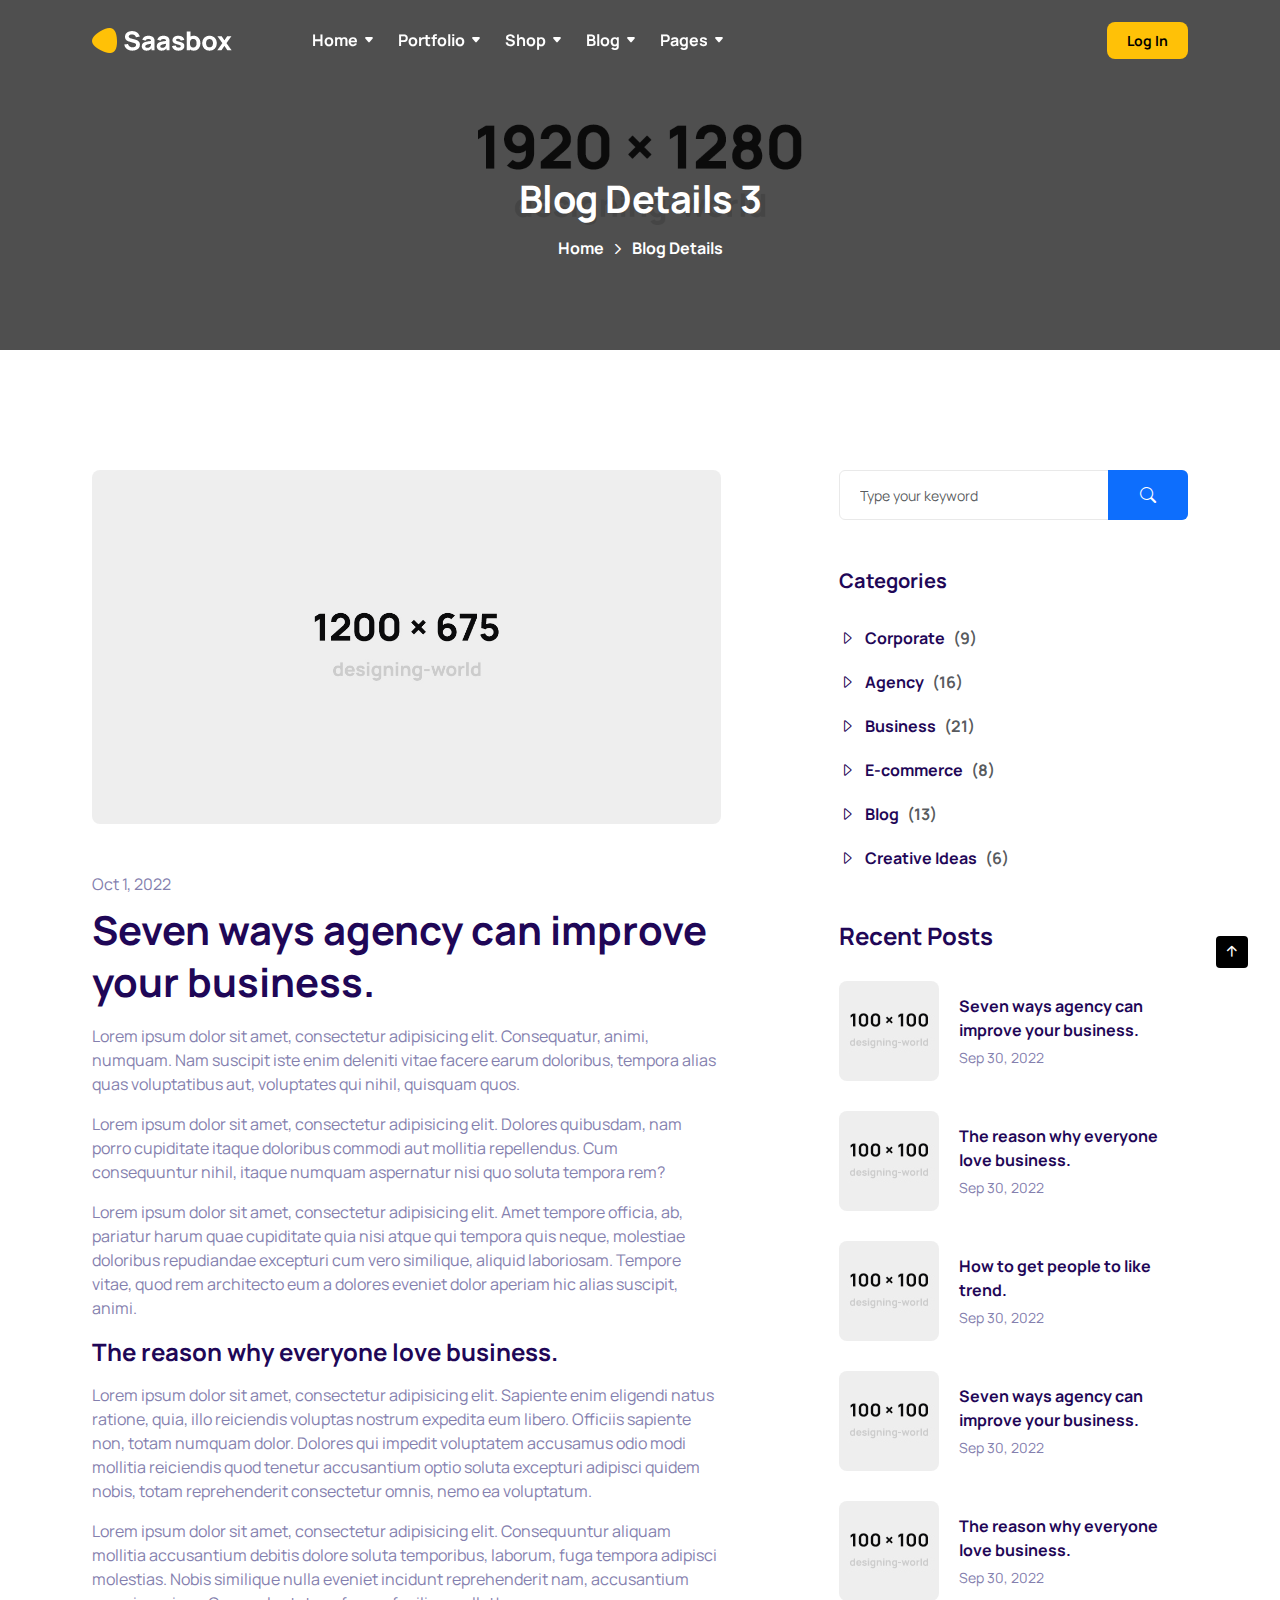
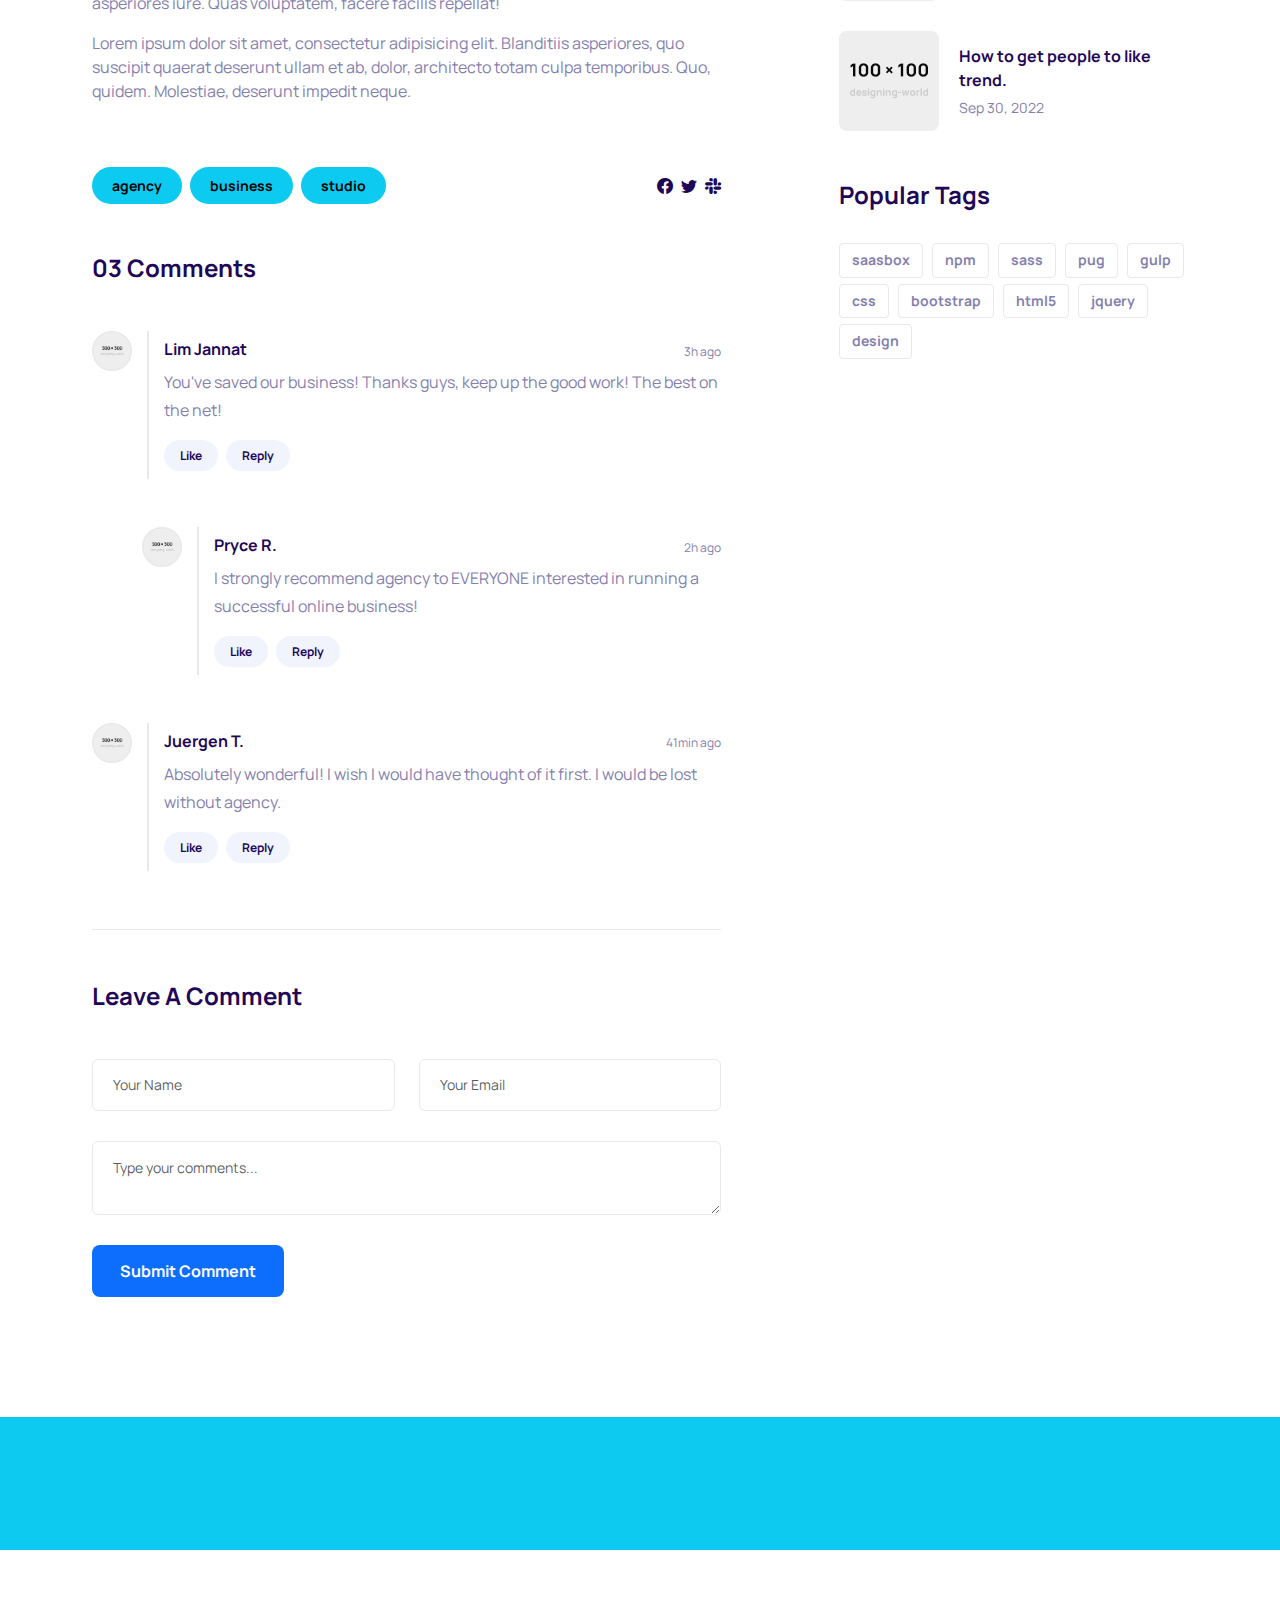
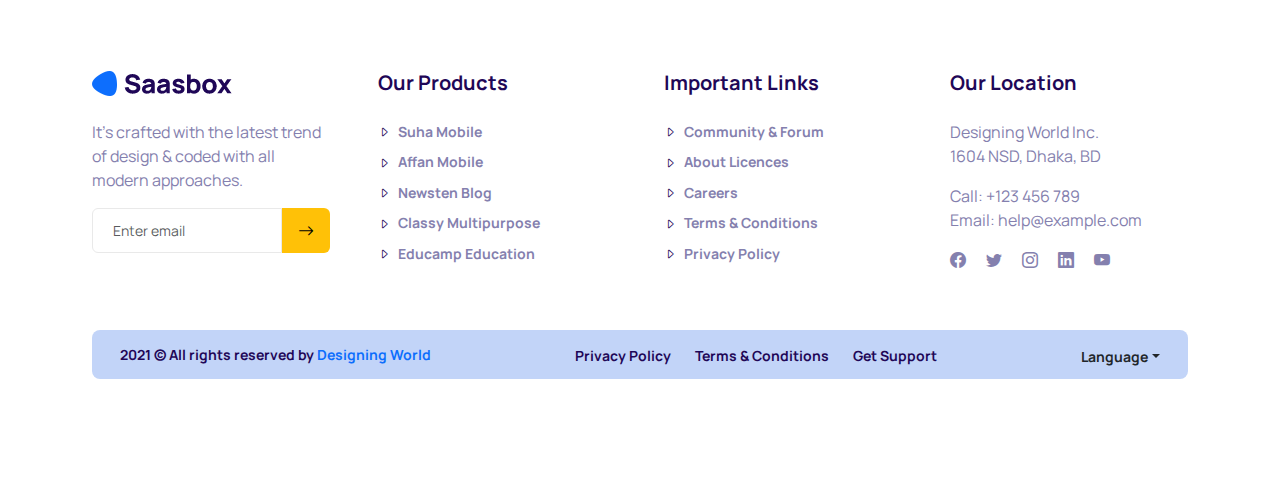
<file: blog-details-3.html>
<!DOCTYPE html>
<html lang="en">
  <head>
    <meta charset="utf-8">
    <meta name="viewport" content="width=device-width, initial-scale=1">
    <meta name="description" content="Saasbox - Multipurpose HTML Template for Saas &amp; Agency">
    <!-- Title-->
    <title>Saasbox - Multipurpose HTML Template for Saas &amp; Agency</title>
    <!-- Favicon-->
    <link rel="shortcut icon" href="img/core-img/favicon.ico" type="image/x-icon">
    <!-- All CSS Stylesheet-->
    <link rel="stylesheet" href="css/all-css-libraries.css">
    <!-- Core Stylesheet-->
    <link rel="stylesheet" href="style.css">
  </head>
  <body>
    <!-- Preloader-->
    <div class="preloader" id="preloader">
      <div class="spinner-grow text-light" role="status"><span class="visually-hidden">Loading...</span></div>
    </div>
    <!-- Header Area-->
    <header class="header-area">
      <nav class="navbar navbar-expand-lg">
        <div class="container">
          <!-- Navbar Brand --><a class="navbar-brand" href="index.html"><img src="img/core-img/logo-white.png" alt=""></a>
          <!-- Navbar Toggler -->
          <button class="navbar-toggler" type="button" data-bs-toggle="collapse" data-bs-target="#saasboxNav" aria-controls="saasboxNav" aria-expanded="false" aria-label="Toggle navigation"><i class="bi bi-grid"></i></button>
          <!-- Navbar Nav -->
          <div class="collapse navbar-collapse" id="saasboxNav">
            <ul class="navbar-nav navbar-nav-scroll">
              <li class="sb-dropdown"><a href="#">Home</a>
                <ul class="sb-dropdown-menu">
                  <li><a href="creative-agency.html">Creative Agency</a></li>
                  <li><a href="business-studio.html">Business Studio</a></li>
                  <li><a href="saas-landing.html">Saas Landing</a></li>
                  <li><a href="seo-business.html">SEO &amp; Business</a></li>
                  <li><a href="portfolio.html">Personal Portfolio</a></li>
                  <li><a href="shop.html">eCommerce Landing</a></li>
                </ul>
              </li>
              <li class="sb-dropdown"><a href="#">Portfolio</a>
                <ul class="sb-dropdown-menu">
                  <li><a href="portfolio-standard.html">Portfolio 1</a></li>
                  <li><a href="portfolio-creative.html">Portfolio 2</a></li>
                  <li><a href="portfolio-full-width.html">Portfolio 3</a></li>
                  <li><a href="portfolio-details-one.html">Portfolio Details 1</a></li>
                  <li><a href="portfolio-details-two.html">Portfolio Details 2</a></li>
                  <li><a href="portfolio-details-three.html">Portfolio Details 3</a></li>
                </ul>
              </li>
              <li class="sb-dropdown"><a href="#">Shop</a>
                <ul class="sb-dropdown-menu">
                  <li><a href="shop-fullwidth.html">Shop Fullwidth</a></li>
                  <li><a href="shop-sidebar.html">Shop Sidebar</a></li>
                  <li><a href="single-product.html">Product Details</a></li>
                  <li><a href="cart.html">Cart</a></li>
                  <li><a href="checkout.html">Checkout</a></li>
                </ul>
              </li>
              <li class="sb-dropdown"><a href="#">Blog</a>
                <ul class="sb-dropdown-menu">
                  <li><a href="blog-1.html">Blog 1</a></li>
                  <li><a href="blog-2.html">Blog 2</a></li>
                  <li><a href="blog-3.html">Blog 3</a></li>
                  <li><a href="blog-details-1.html">Blog Details 1</a></li>
                  <li><a href="blog-details-2.html">Blog Details 2</a></li>
                  <li><a href="blog-details-3.html">Blog Details 3</a></li>
                </ul>
              </li>
              <li class="sb-dropdown"><a href="#">Pages</a>
                <ul class="sb-dropdown-menu">
                  <li class="sb-dropdown"><a href="#">About Us</a>
                    <ul class="sb-dropdown-menu">
                      <li><a href="about-standard.html">About Standard</a></li>
                      <li><a href="about-creative.html">About Creative</a></li>
                    </ul>
                  </li>
                  <li class="sb-dropdown"><a href="#">Service</a>
                    <ul class="sb-dropdown-menu">
                      <li><a href="service-standard.html">Service Standard</a></li>
                      <li><a href="service-creative.html">Service Creative</a></li>
                    </ul>
                  </li>
                  <li class="sb-dropdown"><a href="#">Authentification</a>
                    <ul class="sb-dropdown-menu">
                      <li><a href="register.html">Register</a></li>
                      <li><a href="login.html">Login</a></li>
                      <li><a href="forget-password.html">Forget Password</a></li>
                    </ul>
                  </li>
                  <li><a href="pricing-plan.html">Pricing Plan</a></li>
                  <li><a href="faq.html">FAQ</a></li>
                  <li><a href="team.html">Team</a></li>
                  <li><a href="contact.html">Contact</a></li>
                  <li><a href="reviews.html">Reviews</a></li>
                  <li><a href="coming-soon.html">Coming Soon</a></li>
                  <li><a href="newsletter.html">Newsletter</a></li>
                  <li><a href="404.html">404 - Error</a></li>
                </ul>
              </li>
            </ul>
            <!-- Login Button -->
            <div class="ms-auto mb-3 mb-lg-0"><a class="btn btn-warning btn-sm" href="#">Log In</a></div>
          </div>
        </div>
      </nav>
    </header>
    <!-- Scroll Indicator -->
    <div id="scrollIndicator"></div>
    <!-- Breadcrumb -->
    <div class="breadcrumb-wrapper bg-img bg-overlay" style="background-image: url('img/bg-img/7.jpg');">
      <div class="container h-100">
        <div class="row h-100 align-items-center">
          <div class="col-12">
            <div class="breadcrumb-content">
              <h2 class="breadcrumb-title">Blog Details 3</h2>
              <nav aria-label="breadcrumb">
                <ol class="breadcrumb justify-content-center">
                  <li class="breadcrumb-item"><a href="index.html">Home</a></li>
                  <li class="breadcrumb-item active" aria-current="page">Blog Details</li>
                </ol>
              </nav>
            </div>
          </div>
        </div>
      </div>
    </div>
    <div class="mb-120 d-block"></div>
    <!-- saasbox Blog Area-->
    <div class="saasbox-blog-area">
      <div class="container">
        <div class="row justify-content-center justify-content-md-between">
          <div class="col-12 col-md-7"><img class="rounded-3 mb-4 mb-lg-5" src="img/bg-img/blog20.jpg" alt="">
            <div class="post-date mb-2">Oct 1, 2022</div>
            <h1 class="mb-3">Seven ways agency can improve your business.</h1>
            <p>Lorem ipsum dolor sit amet, consectetur adipisicing elit. Consequatur, animi, numquam. Nam suscipit iste enim deleniti vitae facere earum doloribus, tempora alias quas voluptatibus aut, voluptates qui nihil, quisquam quos.</p>
            <p>Lorem ipsum dolor sit amet, consectetur adipisicing elit. Dolores quibusdam, nam porro cupiditate itaque doloribus commodi aut mollitia repellendus. Cum consequuntur nihil, itaque numquam aspernatur nisi quo soluta tempora rem?</p>
            <p>Lorem ipsum dolor sit amet, consectetur adipisicing elit. Amet tempore officia, ab, pariatur harum quae cupiditate quia nisi atque qui tempora quis neque, molestiae doloribus repudiandae excepturi cum vero similique, aliquid laboriosam. Tempore vitae, quod rem architecto eum a dolores eveniet dolor aperiam hic alias suscipit, animi.</p>
            <h4 class="mb-3">The reason why everyone love business.</h4>
            <p>Lorem ipsum dolor sit amet, consectetur adipisicing elit. Sapiente enim eligendi natus ratione, quia, illo reiciendis voluptas nostrum expedita eum libero. Officiis sapiente non, totam numquam dolor. Dolores qui impedit voluptatem accusamus odio modi mollitia reiciendis quod tenetur accusantium optio soluta excepturi adipisci quidem nobis, totam reprehenderit consectetur omnis, nemo ea voluptatum.</p>
            <p>Lorem ipsum dolor sit amet, consectetur adipisicing elit. Consequuntur aliquam mollitia accusantium debitis dolore soluta temporibus, laborum, fuga tempora adipisci molestias. Nobis similique nulla eveniet incidunt reprehenderit nam, accusantium asperiores iure. Quas voluptatem, facere facilis repellat!</p>
            <p>Lorem ipsum dolor sit amet, consectetur adipisicing elit. Blanditiis asperiores, quo suscipit quaerat deserunt ullam et ab, dolor, architecto totam culpa temporibus. Quo, quidem. Molestiae, deserunt impedit neque.</p>
            <!-- Post Tag & Share Button-->
            <div class="post-tag-share-button d-sm-flex align-items-center justify-content-between my-5">
              <!-- Post Tags-->
              <div class="post-tag pt-3">
                <ul class="d-flex align-items-center ps-0 list-unstyled mb-0">
                  <li><a class="btn btn-info btn-sm me-2 rounded-pill" href="#">agency</a></li>
                  <li><a class="btn btn-info btn-sm me-2 rounded-pill" href="#">business</a></li>
                  <li><a class="btn btn-info btn-sm me-2 rounded-pill" href="#">studio</a></li>
                </ul>
              </div>
              <!-- Share Button-->
              <div class="share-button pt-3"><a class="ms-2" href="#"><i class="bi bi-facebook"></i></a><a class="ms-2" href="#"><i class="bi bi-twitter"></i></a><a class="ms-2" href="#"><i class="bi bi-slack"></i></a></div>
            </div>
            <!-- Comments Area-->
            <div class="comment-wrapper mb-50 clearfix">
              <h4 class="mb-5">03 Comments</h4>
              <ol class="ps-0 list-unstyled">
                <!-- Single Comment Area-->
                <li class="single-comment">
                  <div class="comment-content d-flex">
                    <div class="comment-author"><img src="img/bg-img/t4.png" alt="author"></div>
                    <div class="comment-meta py-2">
                      <div class="d-flex align-items-center justify-content-between">
                        <h6>Lim Jannat</h6><a class="post-date" href="#">3h ago</a>
                      </div>
                      <p>You've saved our business! Thanks guys, keep up the good work! The best on the net!</p><a class="like" href="#">Like</a><a class="reply" href="#">Reply</a>
                    </div>
                  </div>
                  <ol class="children list-unstyled">
                    <!-- Single Comment Area-->
                    <li class="single-comment">
                      <div class="comment-content d-flex">
                        <div class="comment-author"><img src="img/bg-img/t2.png" alt="author"></div>
                        <div class="comment-meta py-2">
                          <div class="d-flex align-items-center justify-content-between">
                            <h6>Pryce R.</h6><a class="post-date" href="#">2h ago</a>
                          </div>
                          <p>I strongly recommend agency to EVERYONE interested in running a successful online business!</p><a class="like" href="#">Like</a><a class="reply" href="#">Reply</a>
                        </div>
                      </div>
                    </li>
                  </ol>
                </li>
                <!-- Single Comment Area-->
                <li class="single-comment">
                  <div class="comment-content d-flex">
                    <div class="comment-author"><img src="img/bg-img/t3.png" alt="author"></div>
                    <div class="comment-meta py-2">
                      <div class="d-flex align-items-center justify-content-between">
                        <h6>Juergen T.</h6><a class="post-date" href="#">41min ago</a>
                      </div>
                      <p>Absolutely wonderful! I wish I would have thought of it first. I would be lost without agency.</p><a class="like" href="#">Like</a><a class="reply" href="#">Reply</a>
                    </div>
                  </div>
                </li>
              </ol>
            </div>
            <div class="contact-area">
              <h4 class="mb-5">Leave A Comment</h4>
              <form class="contact-from" action="#" method="post">
                <div class="row">
                  <div class="col-12 col-lg-6">
                    <input class="form-control mb-30" type="text" name="message-name" placeholder="Your Name">
                  </div>
                  <div class="col-12 col-lg-6">
                    <input class="form-control mb-30" type="email" name="message-email" placeholder="Your Email">
                  </div>
                  <div class="col-12">
                    <textarea class="form-control mb-30" name="message" placeholder="Type your comments..."></textarea>
                  </div>
                  <div class="col-12">
                    <button class="btn btn-primary" type="submit">Submit Comment</button>
                  </div>
                </div>
              </form>
            </div>
          </div>
          <div class="col-12 col-sm-8 col-md-5 col-lg-4 mt-120 mt-md-0">
            <div class="blog-sidebar-area">
              <!-- Widget -->
              <div class="single-widget-area mb-4 mb-lg-5">
                <!-- Search Form-->
                <form class="widget-form" action="#" method="post">
                  <input class="form-control" type="search" placeholder="Type your keyword">
                  <button type="submit"><i class="bi bi-search"></i></button>
                </form>
              </div>
              <!-- Widget -->
              <div class="single-widget-area mb-4 mb-lg-5">
                <h5 class="widget-title mb-30">Categories</h5>
                <ul class="catagories-list ps-0 list-unstyled">
                  <li><a href="#"><i class="bi bi-caret-right"></i>Corporate<span class="text-muted ms-2">(9)</span></a></li>
                  <li><a href="#"><i class="bi bi-caret-right"></i>Agency<span class="text-muted ms-2">(16)</span></a></li>
                  <li><a href="#"><i class="bi bi-caret-right"></i>Business<span class="text-muted ms-2">(21)</span></a></li>
                  <li><a href="#"><i class="bi bi-caret-right"></i>E-commerce<span class="text-muted ms-2">(8)</span></a></li>
                  <li><a href="#"><i class="bi bi-caret-right"></i>Blog<span class="text-muted ms-2">(13)</span></a></li>
                  <li><a href="#"><i class="bi bi-caret-right"></i>Creative Ideas<span class="text-muted ms-2">(6)</span></a></li>
                </ul>
              </div>
              <!-- Widget -->
              <div class="single-widget-area mb-4 mb-lg-5">
                <h4 class="widget-title mb-30">Recent Posts</h4>
                <!-- Recent Post -->
                <div class="single-recent-post d-flex align-items-center">
                  <div class="post-thumb"><a class="rounded-3" href="#"><img class="rounded-3" src="img/bg-img/sb1.jpg" alt=""></a></div>
                  <div class="post-content"><a class="post-title" href="#">Seven ways agency can improve your business.</a>
                    <p class="post-date">Sep 30, 2022</p>
                  </div>
                </div>
                <!-- Recent Post -->
                <div class="single-recent-post d-flex align-items-center">
                  <div class="post-thumb"><a class="rounded-3" href="#"><img class="rounded-3" src="img/bg-img/sb2.jpg" alt=""></a></div>
                  <div class="post-content"><a class="post-title" href="#">The reason why everyone love business.</a>
                    <p class="post-date">Sep 30, 2022</p>
                  </div>
                </div>
                <!-- Recent Post -->
                <div class="single-recent-post d-flex align-items-center">
                  <div class="post-thumb"><a class="rounded-3" href="#"><img class="rounded-3" src="img/bg-img/sb3.jpg" alt=""></a></div>
                  <div class="post-content"><a class="post-title" href="#">How to get people to like trend.</a>
                    <p class="post-date">Sep 30, 2022</p>
                  </div>
                </div>
                <!-- Recent Post -->
                <div class="single-recent-post d-flex align-items-center">
                  <div class="post-thumb"><a class="rounded-3" href="#"><img class="rounded-3" src="img/bg-img/sb4.jpg" alt=""></a></div>
                  <div class="post-content"><a class="post-title" href="#">Seven ways agency can improve your business.</a>
                    <p class="post-date">Sep 30, 2022</p>
                  </div>
                </div>
                <!-- Recent Post -->
                <div class="single-recent-post d-flex align-items-center">
                  <div class="post-thumb"><a class="rounded-3" href="#"><img class="rounded-3" src="img/bg-img/sb5.jpg" alt=""></a></div>
                  <div class="post-content"><a class="post-title" href="#">The reason why everyone love business.</a>
                    <p class="post-date">Sep 30, 2022</p>
                  </div>
                </div>
                <!-- Recent Post -->
                <div class="single-recent-post d-flex align-items-center">
                  <div class="post-thumb"><a class="rounded-3" href="#"><img class="rounded-3" src="img/bg-img/sb6.jpg" alt=""></a></div>
                  <div class="post-content"><a class="post-title" href="#">How to get people to like trend.</a>
                    <p class="post-date">Sep 30, 2022</p>
                  </div>
                </div>
              </div>
              <!-- Widget -->
              <div class="single-widget-area">
                <h4 class="widget-title mb-30">Popular Tags        </h4>
                <ul class="popular-tags clearfix ps-0 mb-0">
                  <li><a href="#">saasbox</a></li>
                  <li><a href="#">npm</a></li>
                  <li><a href="#">sass</a></li>
                  <li><a href="#">pug</a></li>
                  <li><a href="#">gulp</a></li>
                  <li><a href="#">css</a></li>
                  <li><a href="#">bootstrap</a></li>
                  <li><a href="#">html5</a></li>
                  <li><a href="#">jquery</a></li>
                  <li><a href="#">design</a></li>
                </ul>
              </div>
            </div>
          </div>
        </div>
      </div>
    </div>
    <div class="mb-120 d-block"></div>
    <!-- Cool Facts Area-->
    <div class="cta-area cta3 py-5 bg-info">
      <div class="container">
        <div class="row align-items-center justify-content-between">
          <div class="col-12 col-sm-8">
            <div class="cta-text mb-4 mb-sm-0 wow fadeInUp" data-wow-duration="1000ms" data-wow-delay="200ms">
              <h3 class="mb-0">Let's start with the simple way to create a website.</h3>
            </div>
          </div>
          <div class="col-12 col-sm-4 text-sm-end wow fadeInUp" data-wow-duration="1000ms" data-wow-delay="400ms"><a class="btn btn-warning btn-sm" href="#">Buy Now</a></div>
        </div>
      </div>
    </div>
    <div class="mb-120 d-block"></div>
    <!-- Footer Area-->
    <footer class="footer-area">
      <div class="container">
        <div class="row g-4 g-lg-5">
          <!-- Footer Widget Area -->
          <div class="col-12 col-sm-6 col-lg-3">
            <div class="footer-widget-area"><a class="d-block mb-4" href="index.html"><img src="img/core-img/logo.png" alt=""></a>
              <p>It's crafted with the latest trend of design &amp; coded with all modern approaches.</p>
              <!-- Newsletter Form -->
              <div class="newsletter-form mb-4">
                <form class="d-flex align-items-stretch" action="#">
                  <input class="form-control rounded-0 rounded-start" type="email" placeholder="Enter email">
                  <button class="btn btn-warning rounded-0 rounded-end px-3" type="submit"><i class="bi bi-arrow-right"></i></button>
                </form>
              </div>
            </div>
          </div>
          <!-- Footer Widget Area-->
          <div class="col-12 col-sm-6 col-lg-3">
            <div class="footer-widget-area">
              <h5 class="mb-4">Our Products</h5>
              <ul class="list-unstyled">
                <li><a href="#" target="_blank"><i class="bi bi-caret-right"></i>Suha Mobile</a></li>
                <li><a href="#" target="_blank"><i class="bi bi-caret-right"></i>Affan Mobile</a></li>
                <li><a href="#" target="_blank"><i class="bi bi-caret-right"></i>Newsten Blog</a></li>
                <li><a href="#" target="_blank"><i class="bi bi-caret-right"></i>Classy Multipurpose</a></li>
                <li><a href="#" target="_blank"><i class="bi bi-caret-right"></i>Educamp Education</a></li>
              </ul>
            </div>
          </div>
          <!-- Footer Widget Area-->
          <div class="col-12 col-sm-6 col-lg-3">
            <div class="footer-widget-area">
              <h5 class="mb-4">Important Links</h5>
              <ul class="list-unstyled">
                <li><a href="#" target="_blank"><i class="bi bi-caret-right"></i>Community &amp; Forum</a></li>
                <li><a href="#" target="_blank"><i class="bi bi-caret-right"></i>About Licences</a></li>
                <li><a href="#" target="_blank"><i class="bi bi-caret-right"></i>Careers</a></li>
                <li><a href="#" target="_blank"><i class="bi bi-caret-right"></i>Terms &amp; Conditions</a></li>
                <li><a href="#" target="_blank"><i class="bi bi-caret-right"></i>Privacy Policy</a></li>
              </ul>
            </div>
          </div>
          <!-- Footer Widget Area -->
          <div class="col-12 col-sm-6 col-lg-3">
            <div class="footer-widget-area">
              <h5 class="mb-4">Our Location</h5>
              <p class="lh-base mb-3">Designing World Inc. <br> 1604 NSD, Dhaka, BD</p>
              <p class="mb-0">Call: +123 456 789 <br> Email: help@example.com</p>
              <!-- Footer Social Icon -->
              <div class="footer-social-icon d-flex align-items-center mt-3"><a href="#" data-bs-toggle="tooltip" data-bs-placement="top" title="Facbook"><i class="bi bi-facebook"></i></a><a href="#" data-bs-toggle="tooltip" data-bs-placement="top" title="Twitter"><i class="bi bi-twitter"></i></a><a href="#" data-bs-toggle="tooltip" data-bs-placement="top" title="Instagram"><i class="bi bi-instagram"></i></a><a href="#" data-bs-toggle="tooltip" data-bs-placement="top" title="Linkedin"><i class="bi bi-linkedin"></i></a><a href="#" data-bs-toggle="tooltip" data-bs-placement="top" title="Youtube"><i class="bi bi-youtube"></i></a></div>
            </div>
          </div>
        </div>
      </div>
      <div class="container">
        <div class="copywrite-wrapper mt-5 rounded-3 d-lg-flex align-items-lg-center justify-content-lg-between">
          <!-- Copywrite Text -->
          <div class="copywrite-text text-center text-lg-start mb-3 mb-lg-0 me-lg-4">
            <p class="mb-0">2021 &copy; All rights reserved by <a href="#" target="_blank">Designing World</a></p>
          </div>
          <!-- Footer Nav -->
          <div class="footer-nav mb-3 mb-lg-0 me-lg-4">
            <ul class="mb-0 d-flex flex-wrap justify-content-center list-unstyled">
              <li><a href="#" target="_blank">Privacy Policy</a></li>
              <li><a href="#" target="_blank">Terms &amp; Conditions</a></li>
              <li><a href="#" target="_blank">Get Support</a></li>
            </ul>
          </div>
          <!-- Dropup -->
          <div class="language-dropdown text-center text-lg-end">
            <button class="btn dropdown-toggle" type="button" data-bs-toggle="dropdown" aria-expanded="false">Language</button>
            <div class="dropdown-menu dropdown-menu-end"><a class="dropdown-item" href="#"><span class="me-2 flag-icon flag-icon-sa"></span>Arabic</a><a class="dropdown-item" href="#"><span class="me-2 flag-icon flag-icon-bd"></span>Bengali</a><a class="dropdown-item" href="#"><span class="me-2 flag-icon flag-icon-us"></span>English</a><a class="dropdown-item" href="#"><span class="me-2 flag-icon flag-icon-my"></span>Malay</a><a class="dropdown-item" href="#"><span class="me-2 flag-icon flag-icon-es"></span>Spanish</a></div>
          </div>
        </div>
      </div>
    </footer>
    <!-- Scroll To Top  -->
    <div id="scrollTopButton"><i class="bi bi-arrow-up-short"></i></div>
    <div class="mb-120 d-block"></div>
    <!-- All JavaScript Files-->
    <script src="js/all-js-libraries.js"></script>
    <script src="js/active.js"></script>
  </body>
</html>
</file>
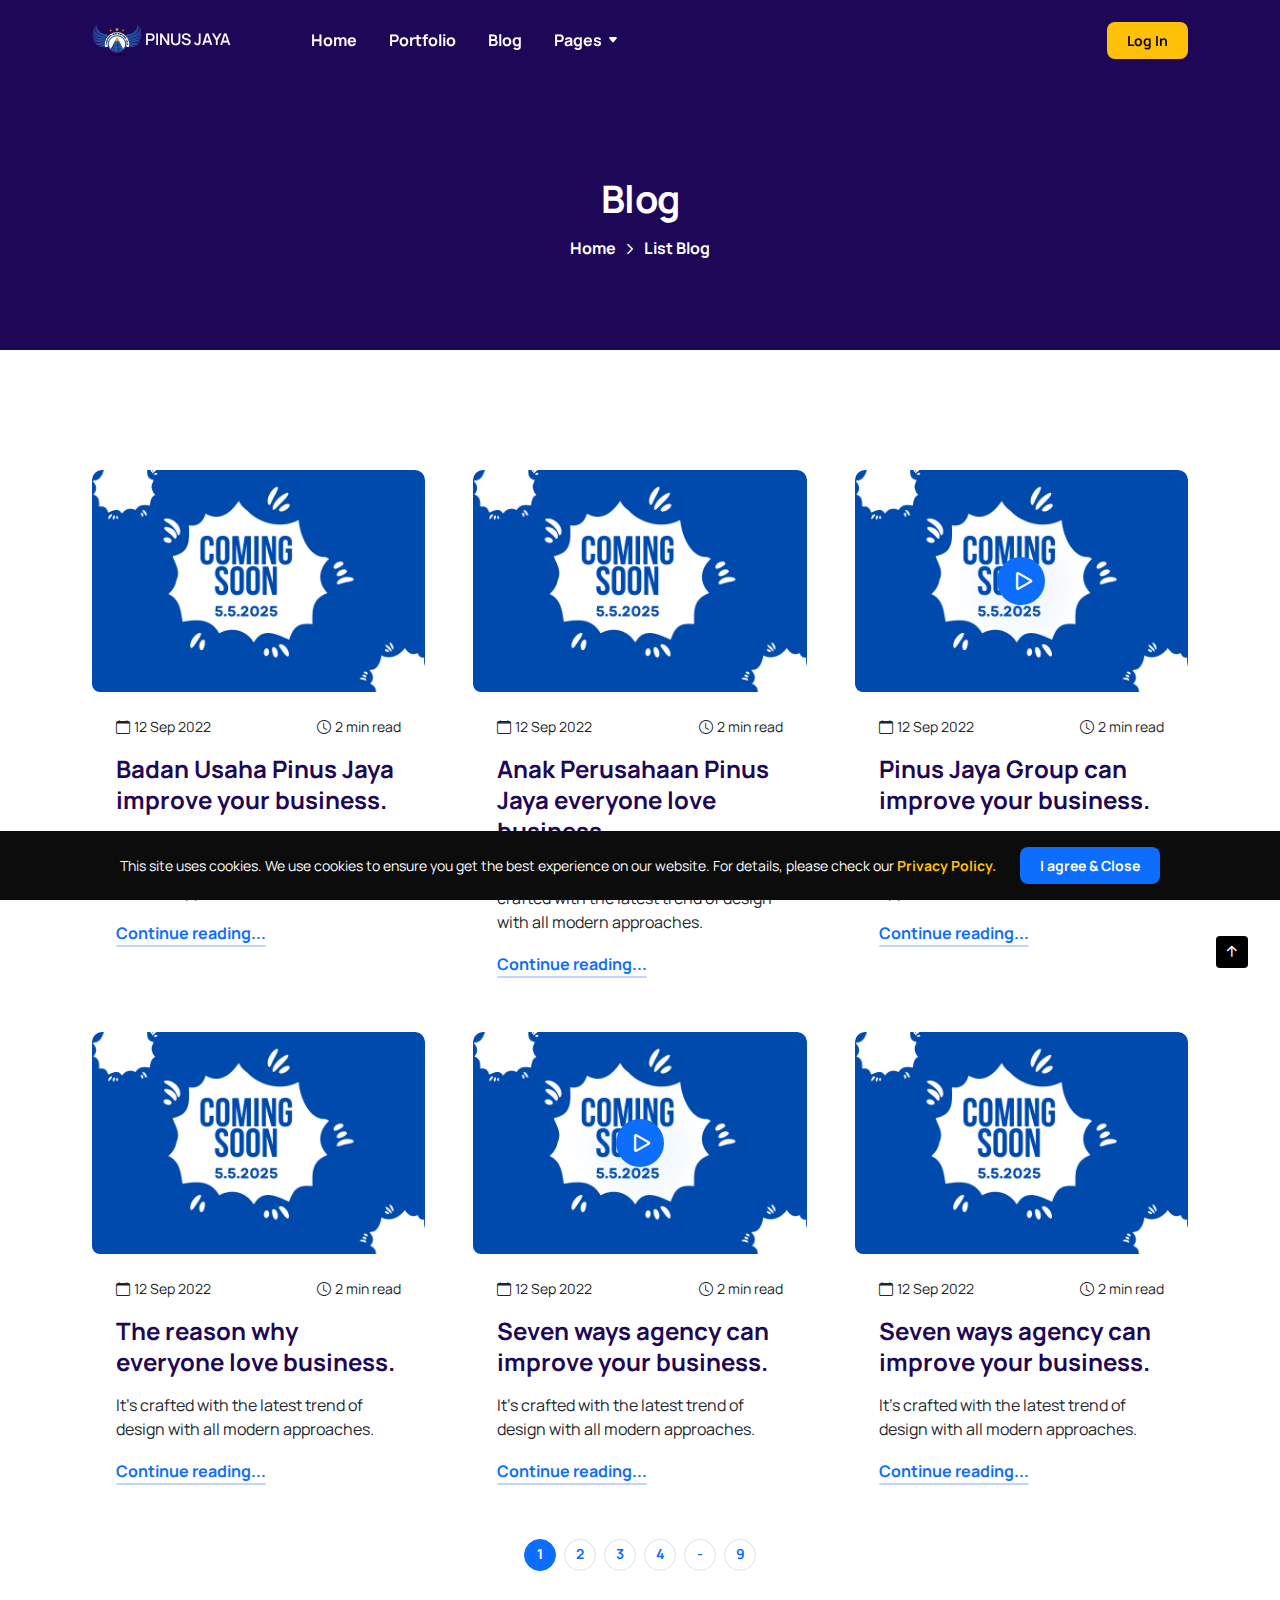
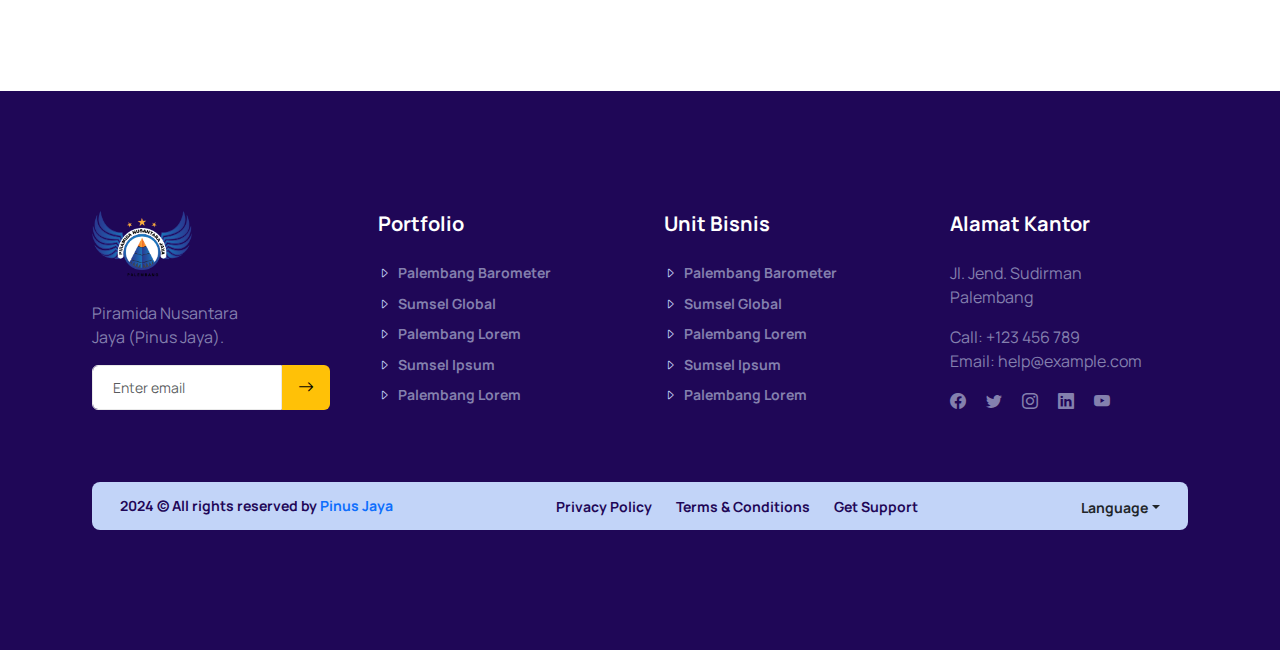
<file: blogs.html>
<!DOCTYPE html>
<html lang="en">
  <head>
    <meta charset="utf-8">
    <meta name="viewport" content="width=device-width, initial-scale=1">
    <meta name="description" content="Saasbox - Multipurpose HTML Template for Saas &amp; Agency">
    <!-- Title-->
    <title>Piramida Nusantara Jaya (Pinus Jaya)</title>
    <!-- Favicon-->
    <link rel="shortcut icon" href="img/core-img/favicon.ico" type="image/x-icon">
    <!-- All CSS Stylesheet-->
    <link rel="stylesheet" href="css/all-css-libraries.css">
    <!-- Core Stylesheet-->
    <link rel="stylesheet" href="style.css">
  </head>
  <body>
    <!-- Preloader-->
    <div class="preloader" id="preloader">
      <div class="spinner-grow text-light" role="status"><span class="visually-hidden">Loading...</span></div>
    </div>
    <!-- Header Area-->
    <header class="header-area">
      <nav class="navbar navbar-expand-lg">
        <div class="container">
          <!-- Navbar Brand --><a class="navbar-brand" style="font-family: 'Manrope', sans-serif; font-size: 16px; font-weight: 600; color: #FFF;" href="index.html"><img src="img/logo.png" width="50" alt=""> PINUS JAYA</a>
          <!-- Navbar Toggler -->
          <button class="navbar-toggler" type="button" data-bs-toggle="collapse" data-bs-target="#saasboxNav" aria-controls="saasboxNav" aria-expanded="false" aria-label="Toggle navigation"><i class="bi bi-grid"></i></button>
          <!-- Navbar Nav -->
          <div class="collapse navbar-collapse" id="saasboxNav">
            <ul class="navbar-nav navbar-nav-scroll">
              <li><a href="index.html">Home</a></li>
              <li><a href="port.html">Portfolio</a></li>
              <li><a href="blogs.html">Blog</a></li>
              <li class="sb-dropdown"><a href="#">Pages</a>
                <ul class="sb-dropdown-menu">
                  <li class="sb-dropdown"><a href="#">About Us</a>
                    <ul class="sb-dropdown-menu">
                      <li><a href="about-standard.html">About Standard</a></li>
                      <li><a href="about-creative.html">About Creative</a></li>
                    </ul>
                  </li>
                  <li class="sb-dropdown"><a href="#">Service</a>
                    <ul class="sb-dropdown-menu">
                      <li><a href="service-standard.html">Service Standard</a></li>
                      <li><a href="service-creative.html">Service Creative</a></li>
                    </ul>
                  </li>
                  <li class="sb-dropdown"><a href="#">Authentification</a>
                    <ul class="sb-dropdown-menu">
                      <li><a href="login.html">Login</a></li>
                    </ul>
                  </li>
                </ul>
              </li>
            </ul>
            <!-- Login Button -->
            <div class="ms-auto mb-3 mb-lg-0"><a class="btn btn-warning btn-sm" href="#">Log In</a></div>
          </div>
        </div>
      </nav>
    </header>

    <!-- Breadcrumb Area-->
    <div class="breadcrumb-wrapper breadcrumb-bg-light">
      <div class="container h-100">
        <div class="row h-100 align-items-center">
          <div class="col-12">
            <div class="breadcrumb-content">
              <h2 class="breadcrumb-title">Blog</h2>
              <nav aria-label="breadcrumb">
                <ol class="breadcrumb justify-content-center">
                  <li class="breadcrumb-item"><a href="#">Home</a></li>
                  <li class="breadcrumb-item active" aria-current="page">List Blog</li>
                </ol>
              </nav>
            </div>
          </div>
        </div>
      </div>
    </div>
    <div class="mb-120 d-block"></div>
    <!-- saasbox Blog Area-->
    <div class="saasbox-blog-area blog-card-page">
      <div class="container">
        <div class="row g-4 g-md-5 justify-content-center">
          <!-- Blog Item -->
          <div class="col-12 col-sm-10 col-md-6 col-lg-4">
            <div class="card blog-card border-0">
              <div class="image-wrap"><a class="d-block" href="blog-details-1.html"><img src="img/bg-img/tts.png" alt=""></a></div>
              <div class="card-body p-4 pb-2">
                <div class="post-meta d-flex align-items-center justify-content-between mb-3"><span class="fz-14"><i class="me-1 bi bi-calendar"></i>12 Sep 2022</span><span class="fz-14"><i class="me-1 bi bi-clock"></i>2 min read</span></div><a class="post-title d-block mb-3" href="blog-details-1.html">Badan Usaha Pinus Jaya improve your business.</a>
                <p>Badan Usaha Pinus Jaya It's crafted with the latest trend of design with all modern approaches.</p><a class="btn btn-primary btn-minimal" href="blog-details-1.html">Continue reading...</a>
              </div>
            </div>
          </div>
          <!-- Blog Item -->
          <div class="col-12 col-sm-10 col-md-6 col-lg-4">
            <div class="card blog-card border-0">
              <div class="image-wrap"><a class="d-block" href="blog-details-1.html"><img src="img/bg-img/tts.png" alt=""></a></div>
              <div class="card-body p-4 pb-2">
                <div class="post-meta d-flex align-items-center justify-content-between mb-3"><span class="fz-14"><i class="me-1 bi bi-calendar"></i>12 Sep 2022</span><span class="fz-14"><i class="me-1 bi bi-clock"></i>2 min read</span></div><a class="post-title d-block mb-3" href="blog-details-1.html">Anak Perusahaan Pinus Jaya everyone love business.</a>
                <p>Anak Perusahaan Pinus Jaya It's crafted with the latest trend of design with all modern approaches.</p><a class="btn btn-primary btn-minimal" href="blog-details-1.html">Continue reading...</a>
              </div>
            </div>
          </div>
          <!-- Blog Item -->
          <div class="col-12 col-sm-10 col-md-6 col-lg-4">
            <div class="card blog-card border-0">
              <div class="image-wrap"><a class="d-block" href="blog-details-1.html"><img src="img/bg-img/tts.png" alt=""></a>
                <!-- Video-->
                <div class="video-play-btn"><i class="bi bi-play"></i></div>
              </div>
              <div class="card-body p-4 pb-2">
                <div class="post-meta d-flex align-items-center justify-content-between mb-3"><span class="fz-14"><i class="me-1 bi bi-calendar"></i>12 Sep 2022</span><span class="fz-14"><i class="me-1 bi bi-clock"></i>2 min read</span></div><a class="post-title d-block mb-3" href="blog-details-1.html">Pinus Jaya Group can improve your business.</a>
                <p>Pinus Jaya Group It's crafted with the latest trend of design with all modern approaches.</p><a class="btn btn-primary btn-minimal" href="blog-details-1.html">Continue reading...</a>
              </div>
            </div>
          </div>
          <!-- Blog Item -->
          <div class="col-12 col-sm-10 col-md-6 col-lg-4">
            <div class="card blog-card border-0">
              <div class="image-wrap"><a class="d-block" href="blog-details-1.html"><img src="img/bg-img/tts.png" alt=""></a></div>
              <div class="card-body p-4 pb-2">
                <div class="post-meta d-flex align-items-center justify-content-between mb-3"><span class="fz-14"><i class="me-1 bi bi-calendar"></i>12 Sep 2022</span><span class="fz-14"><i class="me-1 bi bi-clock"></i>2 min read</span></div><a class="post-title d-block mb-3" href="blog-details-1.html">The reason why everyone love business.</a>
                <p>It's crafted with the latest trend of design with all modern approaches.</p><a class="btn btn-primary btn-minimal" href="blog-details-1.html">Continue reading...</a>
              </div>
            </div>
          </div>
          <!-- Blog Item -->
          <div class="col-12 col-sm-10 col-md-6 col-lg-4">
            <div class="card blog-card border-0">
              <div class="image-wrap"><a class="d-block" href="blog-details-1.html"><img src="img/bg-img/tts.png" alt=""></a>
                <!-- Video-->
                <div class="video-play-btn"><i class="bi bi-play"></i></div>
              </div>
              <div class="card-body p-4 pb-2">
                <div class="post-meta d-flex align-items-center justify-content-between mb-3"><span class="fz-14"><i class="me-1 bi bi-calendar"></i>12 Sep 2022</span><span class="fz-14"><i class="me-1 bi bi-clock"></i>2 min read</span></div><a class="post-title d-block mb-3" href="blog-details-1.html">Seven ways agency can improve your business.</a>
                <p>It's crafted with the latest trend of design with all modern approaches.</p><a class="btn btn-primary btn-minimal" href="blog-details-1.html">Continue reading...</a>
              </div>
            </div>
          </div>
          <!-- Blog Item -->
          <div class="col-12 col-sm-10 col-md-6 col-lg-4">
            <div class="card blog-card border-0">
              <div class="image-wrap"><a class="d-block" href="blog-details-1.html"><img src="img/bg-img/tts.png" alt=""></a></div>
              <div class="card-body p-4 pb-2">
                <div class="post-meta d-flex align-items-center justify-content-between mb-3"><span class="fz-14"><i class="me-1 bi bi-calendar"></i>12 Sep 2022</span><span class="fz-14"><i class="me-1 bi bi-clock"></i>2 min read</span></div><a class="post-title d-block mb-3" href="blog-details-1.html">Seven ways agency can improve your business.</a>
                <p>It's crafted with the latest trend of design with all modern approaches.</p><a class="btn btn-primary btn-minimal" href="blog-details-1.html">Continue reading...</a>
              </div>
            </div>
          </div>
        </div>
        <!-- Pagination Area-->
        <div class="saasbox-pagination-area mt-5">
          <nav aria-label="Page navigation example">
            <ul class="pagination justify-content-center mb-0">
              <li class="page-item active"><a class="page-link" href="#">1</a></li>
              <li class="page-item"><a class="page-link" href="#">2</a></li>
              <li class="page-item"><a class="page-link" href="#">3</a></li>
              <li class="page-item"><a class="page-link" href="#">4</a></li>
              <li class="page-item"><a class="page-link" href="#">-</a></li>
              <li class="page-item"><a class="page-link" href="#">9</a></li>
            </ul>
          </nav>
        </div>
      </div>
    </div>
    <div class="mb-120 d-block"></div>

    <!-- Footer Area-->
    <footer class="footer-area footer-2 pt-120 pb-120">
      <div class="container">
        <div class="row g-4 g-lg-5">
          <!-- Footer Widget Area -->
          <div class="col-12 col-sm-6 col-lg-3">
            <div class="footer-widget-area"><a class="d-block mb-4" href="#"><img src="img/logo.png" width="100" alt=""></a>
              <p>Piramida Nusantara <br> Jaya (Pinus Jaya).</p>
              <!-- Newsletter Form -->
              <div class="newsletter-form mb-4">
                <form class="d-flex align-items-stretch" action="#">
                  <input class="form-control rounded-0 rounded-start" type="email" placeholder="Enter email">
                  <button class="btn btn-warning rounded-0 rounded-end px-3" type="submit"><i class="bi bi-arrow-right"></i></button>
                </form>
              </div>
            </div>
          </div>
          <!-- Footer Widget Area-->
          <div class="col-12 col-sm-6 col-lg-3">
            <div class="footer-widget-area">
              <h5 class="mb-4 text-white">Portfolio</h5>
              <ul class="list-unstyled">
                <li><a href="#" target="_blank"><i class="bi bi-caret-right"></i>Palembang Barometer</a></li>
                <li><a href="#" target="_blank"><i class="bi bi-caret-right"></i>Sumsel Global</a></li>
                <li><a href="#" target="_blank"><i class="bi bi-caret-right"></i>Palembang Lorem</a></li>
                <li><a href="#" target="_blank"><i class="bi bi-caret-right"></i>Sumsel Ipsum</a></li>
                <li><a href="#" target="_blank"><i class="bi bi-caret-right"></i>Palembang Lorem</a></li>
              </ul>
            </div>
          </div>
          <!-- Footer Widget Area-->
          <div class="col-12 col-sm-6 col-lg-3">
            <div class="footer-widget-area">
              <h5 class="mb-4 text-white">Unit Bisnis</h5>
              <ul class="list-unstyled">
                <li><a href="#" target="_blank"><i class="bi bi-caret-right"></i>Palembang Barometer</a></li>
                <li><a href="#" target="_blank"><i class="bi bi-caret-right"></i>Sumsel Global</a></li>
                <li><a href="#" target="_blank"><i class="bi bi-caret-right"></i>Palembang Lorem</a></li>
                <li><a href="#" target="_blank"><i class="bi bi-caret-right"></i>Sumsel Ipsum</a></li>
                <li><a href="#" target="_blank"><i class="bi bi-caret-right"></i>Palembang Lorem</a></li>
              </ul>
            </div>
          </div>
          <!-- Footer Widget Area -->
          <div class="col-12 col-sm-6 col-lg-3">
            <div class="footer-widget-area">
              <h5 class="mb-4 text-white">Alamat Kantor</h5>
              <p class="lh-base mb-3">Jl. Jend. Sudirman <br> Palembang</p>
              <p class="mb-0">Call: +123 456 789 <br> Email: help@example.com</p>
              <!-- Footer Social Icon -->
              <div class="footer-social-icon d-flex align-items-center mt-3"><a href="#" data-bs-toggle="tooltip" data-bs-placement="top" title="Facbook"><i class="bi bi-facebook"></i></a><a href="#" data-bs-toggle="tooltip" data-bs-placement="top" title="Twitter"><i class="bi bi-twitter"></i></a><a href="#" data-bs-toggle="tooltip" data-bs-placement="top" title="Instagram"><i class="bi bi-instagram"></i></a><a href="#" data-bs-toggle="tooltip" data-bs-placement="top" title="Linkedin"><i class="bi bi-linkedin"></i></a><a href="#" data-bs-toggle="tooltip" data-bs-placement="top" title="Youtube"><i class="bi bi-youtube"></i></a></div>
            </div>
          </div>
        </div>
      </div>
      <div class="container">
        <div class="copywrite-wrapper mt-5 rounded-3 d-lg-flex align-items-lg-center justify-content-lg-between">
          <!-- Copywrite Text -->
          <div class="copywrite-text text-center text-lg-start mb-3 mb-lg-0 me-lg-4">
            <p class="mb-0">2024 &copy; All rights reserved by <a href="#" target="_blank">Pinus Jaya</a></p>
          </div>
          <!-- Footer Nav -->
          <div class="footer-nav mb-3 mb-lg-0 me-lg-4">
            <ul class="mb-0 d-flex flex-wrap justify-content-center list-unstyled">
              <li><a href="#" target="_blank">Privacy Policy</a></li>
              <li><a href="#" target="_blank">Terms &amp; Conditions</a></li>
              <li><a href="#" target="_blank">Get Support</a></li>
            </ul>
          </div>
          <!-- Dropup -->
          <div class="language-dropdown text-center text-lg-end">
            <button class="btn dropdown-toggle" type="button" data-bs-toggle="dropdown" aria-expanded="false">Language</button>
            <div class="dropdown-menu dropdown-menu-end"><a class="dropdown-item" href="#"><span class="me-2 flag-icon flag-icon-sa"></span>Arabic</a><a class="dropdown-item" href="#"><span class="me-2 flag-icon flag-icon-bd"></span>Bengali</a><a class="dropdown-item" href="#"><span class="me-2 flag-icon flag-icon-us"></span>English</a><a class="dropdown-item" href="#"><span class="me-2 flag-icon flag-icon-my"></span>Malay</a><a class="dropdown-item" href="#"><span class="me-2 flag-icon flag-icon-es"></span>Spanish</a></div>
          </div>
        </div>
      </div>
    </footer>
    <!-- Scroll To Top -->
    <div id="scrollTopButton"><i class="bi bi-arrow-up-short"></i></div>
    <!-- Cookie Alert Area-->
    <div class="cookiealert">
      <p>This site uses cookies. We use cookies to ensure you get the best experience on our website. For details, please check our <a href="#" target="_blank"> Privacy Policy.</a></p>
      <button class="btn btn-primary btn-sm acceptcookies" type="button" aria-label="Close">I agree &amp; Close</button>
    </div>
    <!-- All JavaScript Files-->
    <script src="js/all-js-libraries.js"></script>
    <script src="js/active.js"></script>
  </body>
</html>
</file>
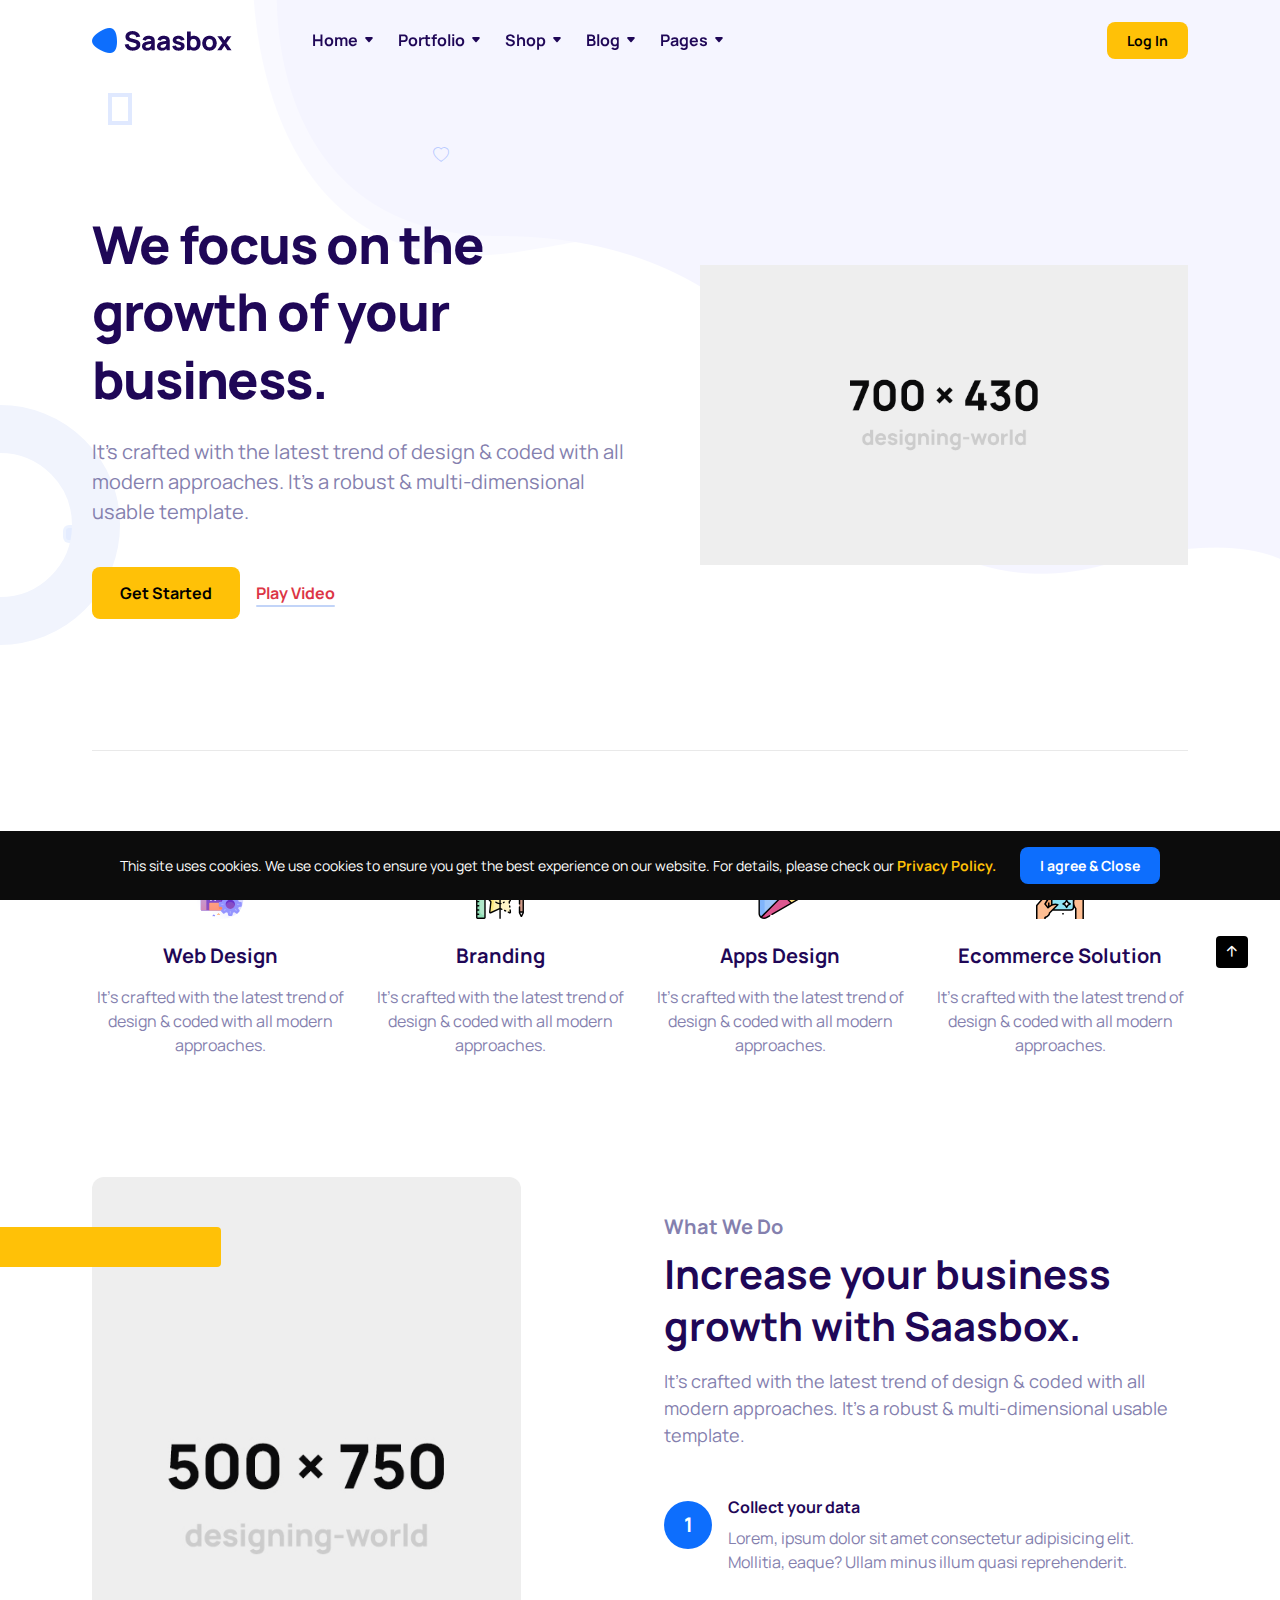
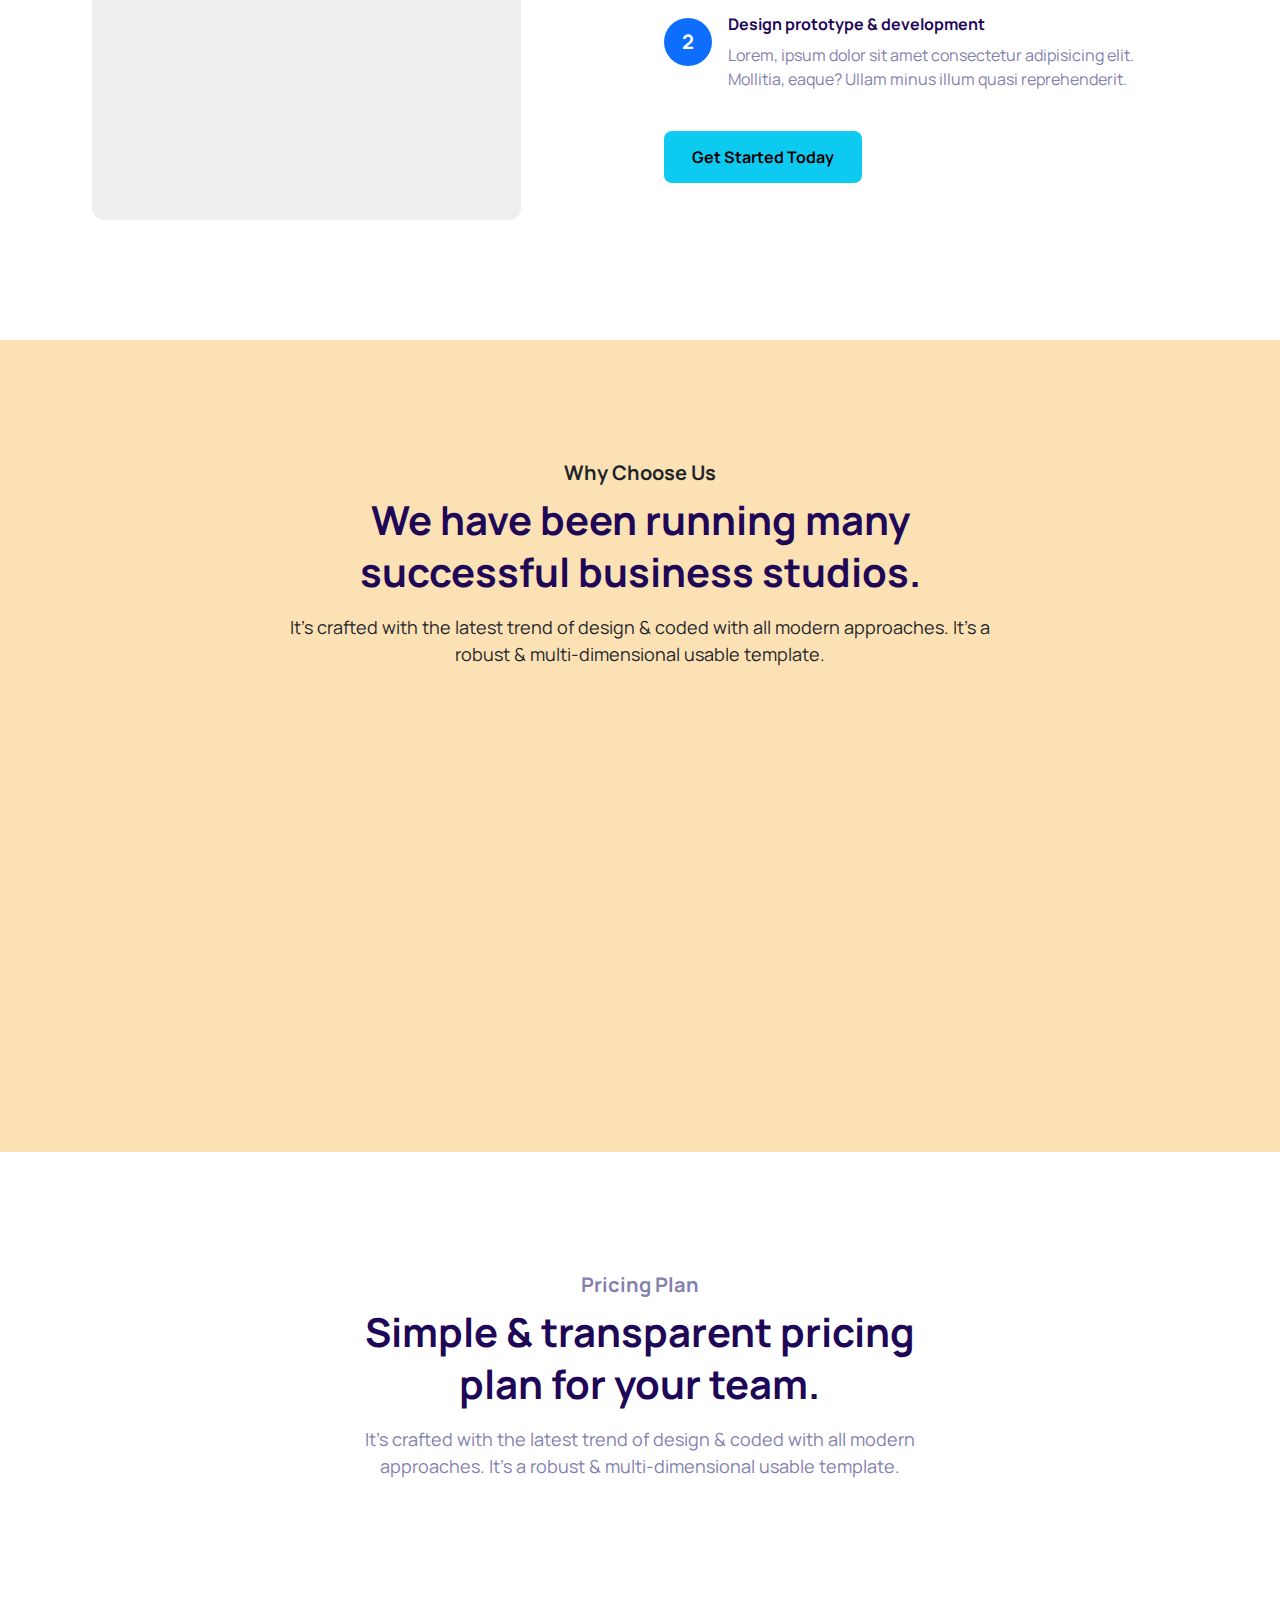
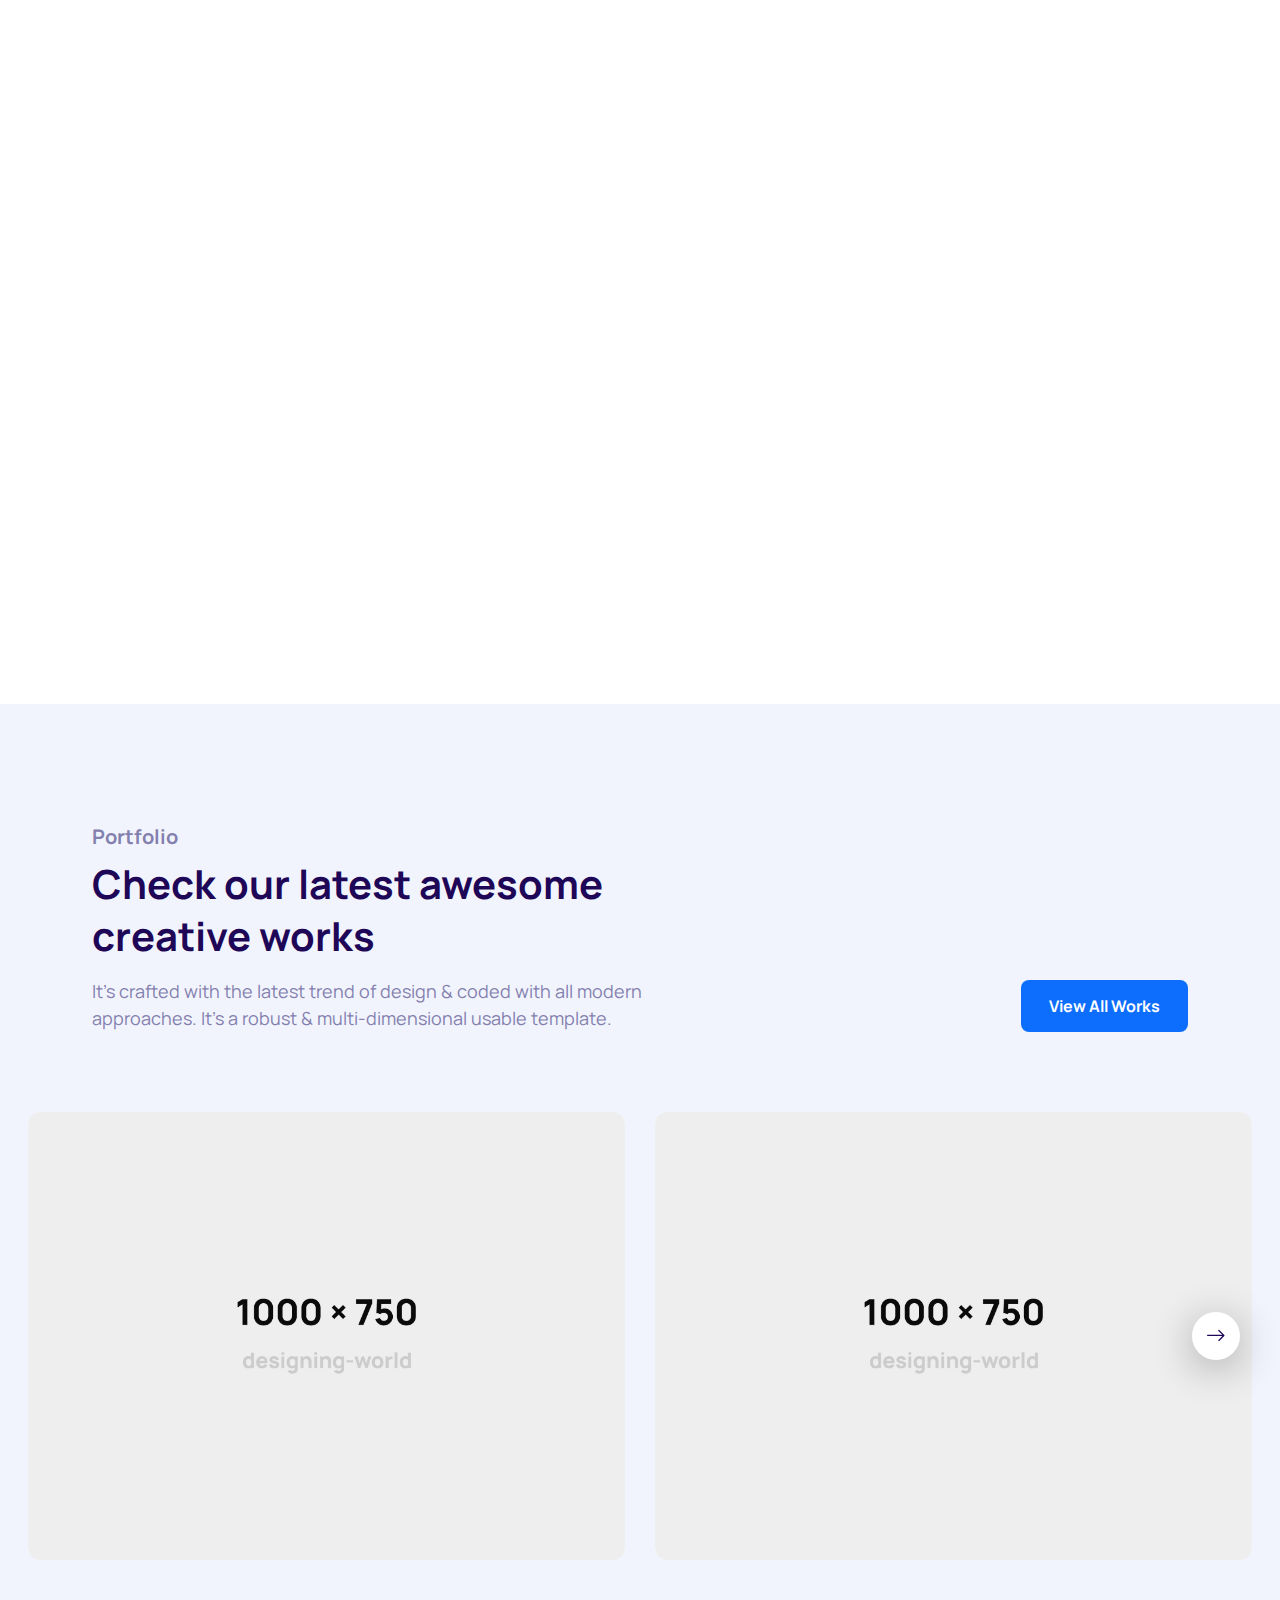
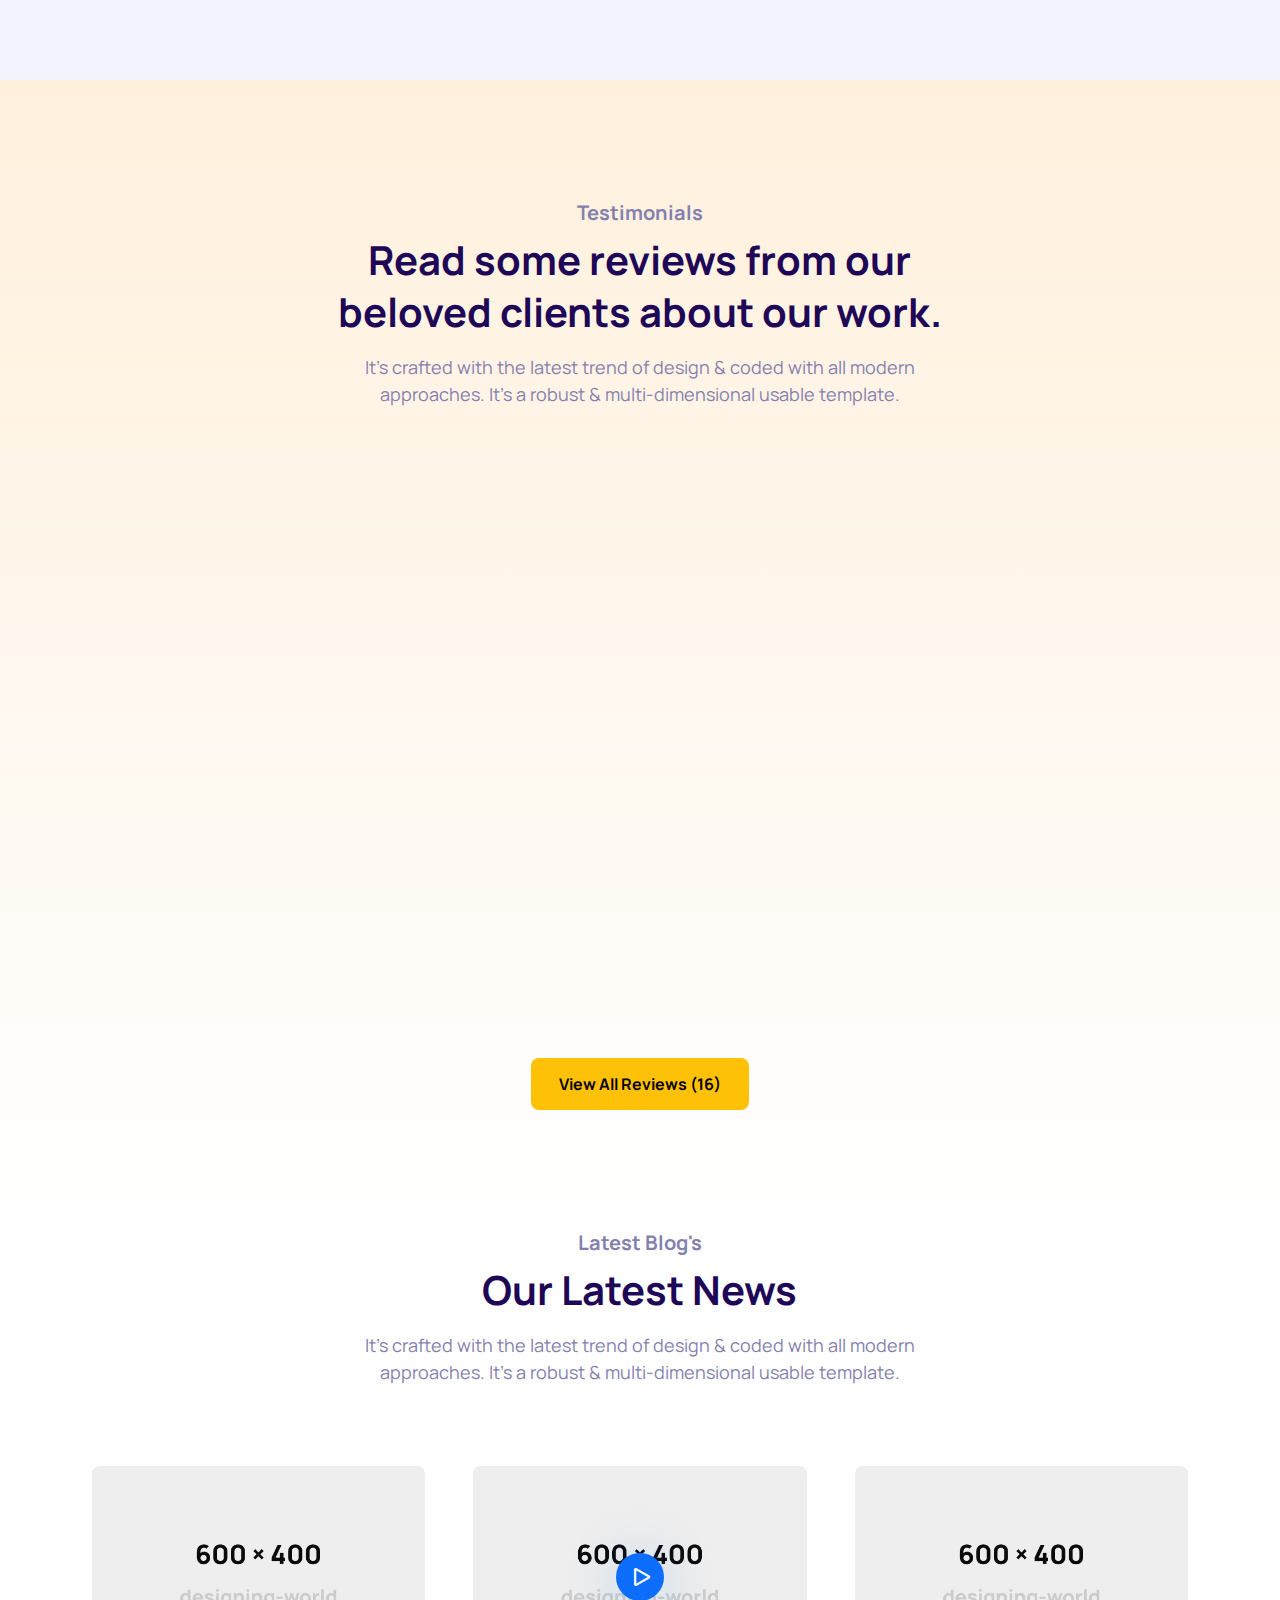
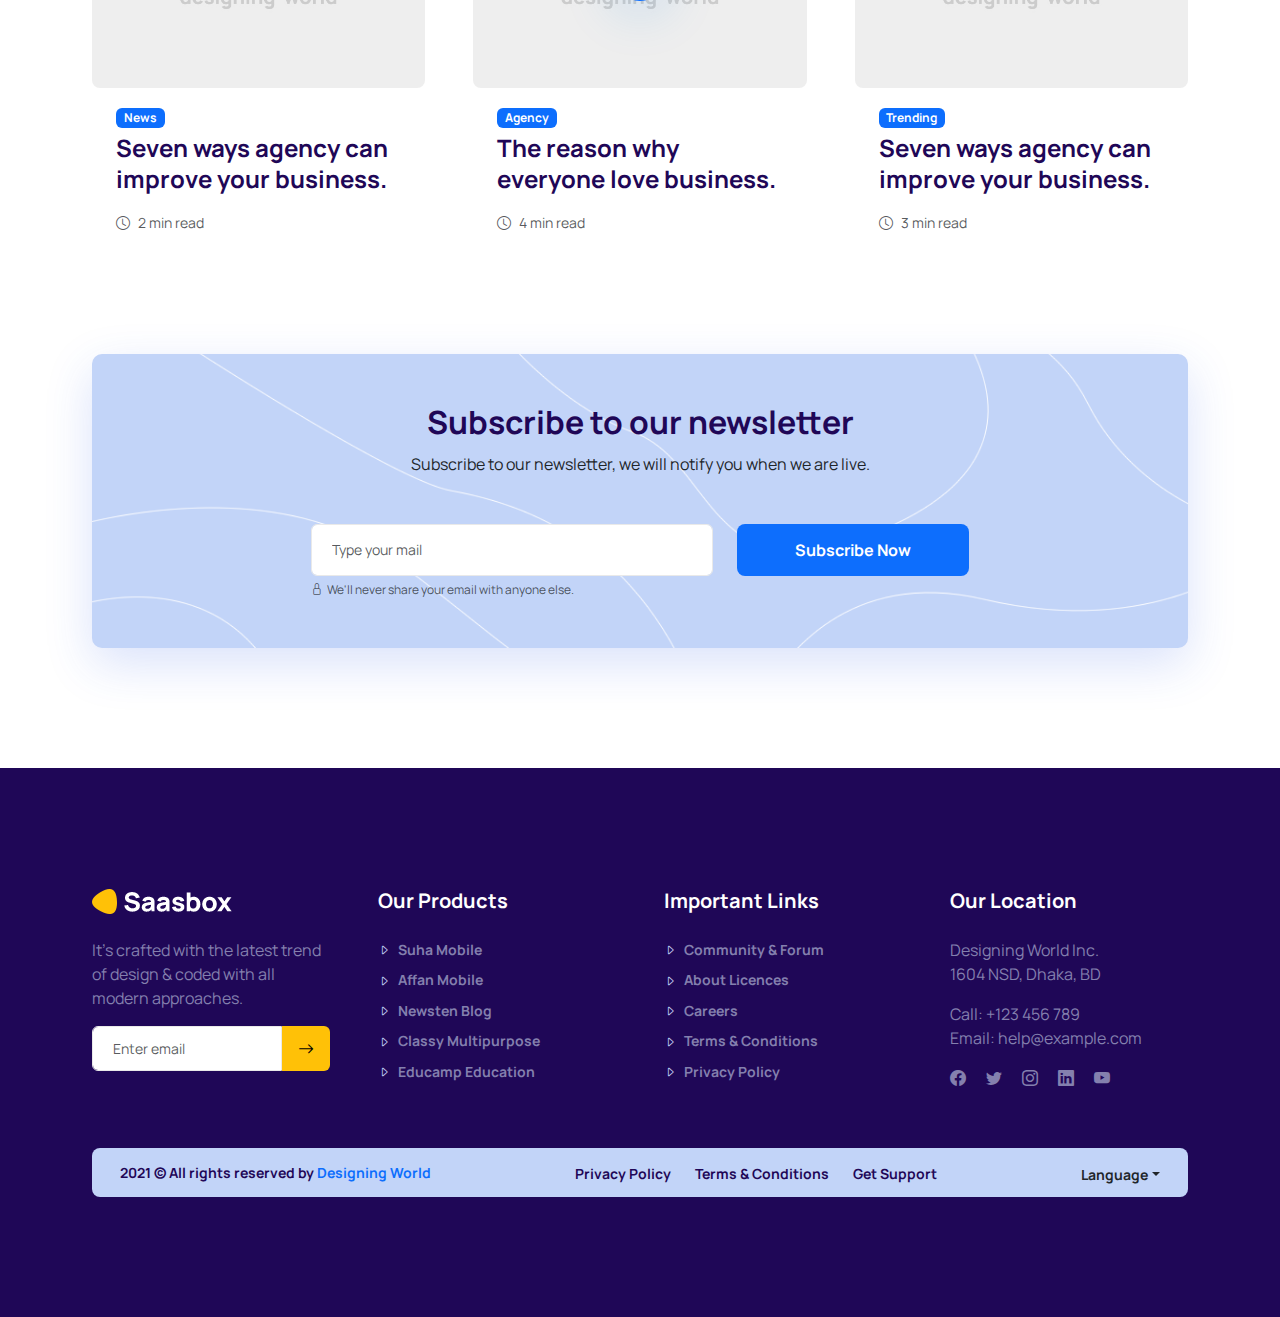
<file: business-studio.html>
<!DOCTYPE html>
<html lang="en">
  <head>
    <meta charset="utf-8">
    <meta name="viewport" content="width=device-width, initial-scale=1">
    <meta name="description" content="Saasbox - Multipurpose HTML Template for Saas &amp; Agency">
    <!-- Title-->
    <title>Saasbox - Multipurpose HTML Template for Saas &amp; Agency</title>
    <!-- Favicon-->
    <link rel="shortcut icon" href="img/core-img/favicon.ico" type="image/x-icon">
    <!-- All CSS Stylesheet-->
    <link rel="stylesheet" href="css/all-css-libraries.css">
    <!-- Core Stylesheet-->
    <link rel="stylesheet" href="style.css">
  </head>
  <body>
    <!-- Preloader-->
    <div class="preloader" id="preloader">
      <div class="spinner-grow text-light" role="status"><span class="visually-hidden">Loading...</span></div>
    </div>
    <!-- Header Area-->
    <header class="header-area header-2">
      <nav class="navbar navbar-expand-lg">
        <div class="container">
          <!-- Navbar Brand --><a class="navbar-brand" href="index.html"><img src="img/core-img/logo.png" alt=""></a>
          <!-- Navbar Toggler -->
          <button class="navbar-toggler" type="button" data-bs-toggle="collapse" data-bs-target="#saasboxNav" aria-controls="saasboxNav" aria-expanded="false" aria-label="Toggle navigation"><i class="bi bi-grid"></i></button>
          <!-- Navbar Nav -->
          <div class="collapse navbar-collapse" id="saasboxNav">
            <ul class="navbar-nav navbar-nav-scroll">
              <li class="sb-dropdown"><a href="#">Home</a>
                <ul class="sb-dropdown-menu">
                  <li><a href="creative-agency.html">Creative Agency</a></li>
                  <li><a href="business-studio.html">Business Studio</a></li>
                  <li><a href="saas-landing.html">Saas Landing</a></li>
                  <li><a href="seo-business.html">SEO &amp; Business</a></li>
                  <li><a href="portfolio.html">Personal Portfolio</a></li>
                  <li><a href="shop.html">eCommerce Landing</a></li>
                </ul>
              </li>
              <li class="sb-dropdown"><a href="#">Portfolio</a>
                <ul class="sb-dropdown-menu">
                  <li><a href="portfolio-standard.html">Portfolio 1</a></li>
                  <li><a href="portfolio-creative.html">Portfolio 2</a></li>
                  <li><a href="portfolio-full-width.html">Portfolio 3</a></li>
                  <li><a href="portfolio-details-one.html">Portfolio Details 1</a></li>
                  <li><a href="portfolio-details-two.html">Portfolio Details 2</a></li>
                  <li><a href="portfolio-details-three.html">Portfolio Details 3</a></li>
                </ul>
              </li>
              <li class="sb-dropdown"><a href="#">Shop</a>
                <ul class="sb-dropdown-menu">
                  <li><a href="shop-fullwidth.html">Shop Fullwidth</a></li>
                  <li><a href="shop-sidebar.html">Shop Sidebar</a></li>
                  <li><a href="single-product.html">Product Details</a></li>
                  <li><a href="cart.html">Cart</a></li>
                  <li><a href="checkout.html">Checkout</a></li>
                </ul>
              </li>
              <li class="sb-dropdown"><a href="#">Blog</a>
                <ul class="sb-dropdown-menu">
                  <li><a href="blog-1.html">Blog 1</a></li>
                  <li><a href="blog-2.html">Blog 2</a></li>
                  <li><a href="blog-3.html">Blog 3</a></li>
                  <li><a href="blog-details-1.html">Blog Details 1</a></li>
                  <li><a href="blog-details-2.html">Blog Details 2</a></li>
                  <li><a href="blog-details-3.html">Blog Details 3</a></li>
                </ul>
              </li>
              <li class="sb-dropdown"><a href="#">Pages</a>
                <ul class="sb-dropdown-menu">
                  <li class="sb-dropdown"><a href="#">About Us</a>
                    <ul class="sb-dropdown-menu">
                      <li><a href="about-standard.html">About Standard</a></li>
                      <li><a href="about-creative.html">About Creative</a></li>
                    </ul>
                  </li>
                  <li class="sb-dropdown"><a href="#">Service</a>
                    <ul class="sb-dropdown-menu">
                      <li><a href="service-standard.html">Service Standard</a></li>
                      <li><a href="service-creative.html">Service Creative</a></li>
                    </ul>
                  </li>
                  <li class="sb-dropdown"><a href="#">Authentification</a>
                    <ul class="sb-dropdown-menu">
                      <li><a href="register.html">Register</a></li>
                      <li><a href="login.html">Login</a></li>
                      <li><a href="forget-password.html">Forget Password</a></li>
                    </ul>
                  </li>
                  <li><a href="pricing-plan.html">Pricing Plan</a></li>
                  <li><a href="faq.html">FAQ</a></li>
                  <li><a href="team.html">Team</a></li>
                  <li><a href="contact.html">Contact</a></li>
                  <li><a href="reviews.html">Reviews</a></li>
                  <li><a href="coming-soon.html">Coming Soon</a></li>
                  <li><a href="newsletter.html">Newsletter</a></li>
                  <li><a href="404.html">404 - Error</a></li>
                </ul>
              </li>
            </ul>
            <!-- Login Button --><a class="btn btn-warning btn-sm ms-auto mb-3 mb-lg-0" href="#">Log In</a>
          </div>
        </div>
      </nav>
    </header>
    <!-- Welcome Area -->
    <div class="welcome-area hero2 bg-white">
      <!-- Background Shape -->
      <div class="hero-background-shape"><img src="img/core-img/hero-2.png" alt=""></div>
      <!-- Background Animation -->
      <div class="background-animation">
        <div class="item1"></div>
        <div class="item4"></div>
        <div class="item5"></div>
      </div>
      <!-- Hero Circle -->
      <div class="hero2-big-circle"></div>
      <div class="container h-100">
        <div class="row h-100 align-items-center justify-content-between">
          <div class="col-12 col-sm-10 col-md-6">
            <!-- Welcome Content -->
            <div class="welcome-content">
              <h2 class="wow fadeInUp" data-wow-duration="1000ms" data-wow-delay="200ms">We focus on the growth of your business.</h2>
              <p class="mb-4 wow fadeInUp" data-wow-duration="1000ms" data-wow-delay="400ms">It's crafted with the latest trend of design &amp; coded with all modern approaches. It's a robust &amp; multi-dimensional usable template.</p>
              <div class="d-flex align-items-center wow fadeInUp" data-wow-duration="1000ms" data-wow-delay="600ms"><a class="btn btn-warning mt-3" href="#">Get Started</a><a class="btn btn-danger btn-minimal mt-3 ms-3 play-button" href="https://www.youtube.com/watch?v=lFGvqvPh5jI">Play Video</a></div>
            </div>
          </div>
          <div class="col-12 col-sm-10 col-md-6">
            <!-- Welcome Thumb -->
            <div class="welcome-thumb ms-xl-5 wow fadeInUp" data-wow-duration="1000ms" data-wow-delay="400ms"><img src="img/illustrator/hero-6.png" alt=""></div>
          </div>
        </div>
      </div>
    </div>
    <div class="container">
      <div class="border-top"></div>
    </div>
    <div class="mb-120 d-block"></div>
    <!-- About Area -->
    <div class="about-area">
      <div class="container">
        <div class="about-content">
          <div class="row g-5 g-lg-4">
            <!-- Single About Area-->
            <div class="col-12 col-sm-6 col-lg-3">                   
              <div class="single-about-item text-center wow fadeInUp" data-wow-duration="1000ms" data-wow-delay="200ms">
                <div class="icon mx-auto mb-4"><img src="img/svg-icon/web.svg" alt=""></div>
                <h5 class="mb-3">Web Design</h5>
                <p class="mb-0">It's crafted with the latest trend of design &amp; coded with all modern approaches.</p>
              </div>
            </div>
            <!-- Single About Area-->
            <div class="col-12 col-sm-6 col-lg-3">
              <div class="single-about-item text-center wow fadeInUp" data-wow-duration="1000ms" data-wow-delay="400ms">
                <div class="icon mx-auto mb-4"><img src="img/svg-icon/branding.svg" alt=""></div>
                <h5 class="mb-3">Branding</h5>
                <p class="mb-0">It's crafted with the latest trend of design &amp; coded with all modern approaches.</p>
              </div>
            </div>
            <!-- Single About Area-->
            <div class="col-12 col-sm-6 col-lg-3">
              <div class="single-about-item text-center wow fadeInUp" data-wow-duration="1000ms" data-wow-delay="600ms">
                <div class="icon mx-auto mb-4"><img src="img/svg-icon/play.svg" alt=""></div>
                <h5 class="mb-3">Apps Design</h5>
                <p class="mb-0">It's crafted with the latest trend of design &amp; coded with all modern approaches.</p>
              </div>
            </div>
            <!-- Single About Area-->
            <div class="col-12 col-sm-6 col-lg-3">
              <div class="single-about-item text-center wow fadeInUp" data-wow-duration="1000ms" data-wow-delay="800ms">
                <div class="icon mx-auto mb-4"><img src="img/svg-icon/shopping.svg" alt=""></div>
                <h5 class="mb-3">Ecommerce Solution</h5>
                <p class="mb-0">It's crafted with the latest trend of design &amp; coded with all modern approaches.</p>
              </div>
            </div>
          </div>
        </div>
      </div>
      <div class="mb-120 b-block"></div>
      <div class="container">
        <div class="row g-5 align-items-center justify-content-md-center justify-content-lg-between">
          <!-- About Thumbnail Area -->
          <div class="col-12 col-md-8 col-lg-6 col-xl-5">
            <div class="aboutUs-thumbnail"><img class="w-100" src="img/bg-img/5.jpg" alt=""></div>
          </div>
          <!-- About Us Content Area -->
          <div class="col-12 col-md-8 col-lg-6">
            <div class="aboutUs-content">
              <div class="section-heading mb-5">
                <h6>What We Do</h6>
                <h2>Increase your business growth with Saasbox.</h2>
                <p>It's crafted with the latest trend of design &amp; coded with all modern approaches. It's a robust &amp; multi-dimensional usable template.</p>
              </div>
              <!-- Work Step Wrapper -->
              <div class="work-step-wrapper">
                <!-- Single Work Step -->
                <div class="single-work-step d-flex mb-4"><span>1</span>
                  <div class="work-step-text">
                    <h6>Collect your data</h6>
                    <p>Lorem, ipsum dolor sit amet consectetur adipisicing elit. Mollitia, eaque? Ullam minus illum quasi reprehenderit.</p>
                  </div>
                </div>
                <!-- Single Work Step -->
                <div class="single-work-step d-flex mb-4"><span>2</span>
                  <div class="work-step-text">
                    <h6>Design prototype &amp; development</h6>
                    <p>Lorem, ipsum dolor sit amet consectetur adipisicing elit. Mollitia, eaque? Ullam minus illum quasi reprehenderit.</p>
                  </div>
                </div>
              </div><a class="btn btn-info" href="#">Get Started Today</a>
            </div>
          </div>
        </div>
      </div>
    </div>
    <div class="mb-120 d-block"></div>
    <!-- Features Area-->
    <div class="feature-area feature2 pt-120 pb-120">
      <div class="container">
        <div class="row justify-content-center">
          <div class="col-12 col-sm-9 col-lg-8">
            <div class="section-heading text-center">
              <h6 class="text-dark">Why choose us</h6>
              <h2>We have been running many successful business studios.</h2>
              <p class="text-dark">It's crafted with the latest trend of design &amp; coded with all modern approaches. It's a robust &amp; multi-dimensional usable template.</p>
            </div>
          </div>
        </div>
      </div>
      <div class="container">
        <div class="row g-4 g-xxl-5">
          <div class="col-12 col-sm-6 col-lg-3">
            <div class="card feature2-card shadow-lg wow fadeInUp" data-wow-duration="1000ms" data-wow-delay="200ms">
              <div class="card-body">
                <div class="feature-icon mb-4 text-primary"><i class="bi bi-bootstrap-fill"></i></div>
                <h5>Bootstrap 5.3.0</h5>
                <p>Build fast, responsive sites with Bootstrap.</p><a class="btn btn-primary btn-minimal" href="#">Learn more...</a>
              </div>
            </div>
          </div>
          <div class="col-12 col-sm-6 col-lg-3">
            <div class="card feature2-card shadow-lg wow fadeInUp" data-wow-duration="1000ms" data-wow-delay="400ms">
              <div class="card-body">
                <div class="feature-icon mb-4 text-warning"><i class="bi bi-code-slash"></i></div>
                <h5>Vanilla JS</h5>
                <p>The write less, do more with JavaScript Library.</p><a class="btn btn-info btn-minimal" href="#">Learn more...</a>
              </div>
            </div>
          </div>
          <div class="col-12 col-sm-6 col-lg-3">
            <div class="card feature2-card shadow-lg wow fadeInUp" data-wow-duration="1000ms" data-wow-delay="600ms">
              <div class="card-body">
                <div class="feature-icon mb-4 text-danger"><i class="bi bi-bullseye"></i></div>
                <h5>Pug Supported</h5>
                <p>It compiles to HTML and has a simplified syntax.</p><a class="btn btn-danger btn-minimal" href="#">Learn more...</a>
              </div>
            </div>
          </div>
          <div class="col-12 col-sm-6 col-lg-3">
            <div class="card feature2-card shadow-lg wow fadeInUp" data-wow-duration="1000ms" data-wow-delay="800ms">
              <div class="card-body">
                <div class="feature-icon mb-4 text-info"><i class="bi bi-braces"></i></div>
                <h5>SCSS Featured</h5>
                <p>Sass is the stable &amp; powerful grade CSS.</p><a class="btn btn-dark btn-minimal" href="#">Learn more...</a>
              </div>
            </div>
          </div>
        </div>
      </div>
    </div>
    <div class="mb-120 d-block"></div>
    <!-- Pricing Plan Area-->
    <div class="saasbox-pricing-plan-area price2">
      <div class="container">
        <div class="row justify-content-center">
          <div class="col-12 col-sm-9 col-md-8 col-lg-7">
            <div class="section-heading text-center">
              <h6>Pricing Plan</h6>
              <h2>Simple &amp; transparent pricing plan for your team.</h2>
              <p>It's crafted with the latest trend of design &amp; coded with all modern approaches. It's a robust &amp; multi-dimensional usable template.</p>
            </div>
          </div>
        </div>
        <div class="row">
          <div class="col-12">
            <div class="pricing-table-switch mb-5 text-center wow fadeInUp" data-wow-duration="1000ms" data-wow-delay="200ms">
              <div class="form-check form-switch d-flex align-items-center justify-content-center ps-0 mb-0">
                <label class="form-check-label fz-16 fw-bold me-3" for="priceSwitching">Monthly</label>
                <input class="form-check-input ms-0 mt-0" id="priceSwitching" type="checkbox">
                <label class="form-check-label fz-16 fw-bold ms-3 position-relative" for="priceSwitching">Yearly<span class="badge bg-danger rounded-3 position-absolute">-20%</span></label>
              </div>
            </div>
          </div>
          <div class="col-12">
            <div class="row g-4 justify-content-center">
              <!-- Single Pricing Plan-->
              <div class="col-12 col-sm-9 col-md-7 col-lg-4">
                <div class="card pricing-card monthly-plan shadow-lg wow fadeInUp" data-wow-duration="1000ms" data-wow-delay="300ms">
                  <div class="pricing-heading mb-5">
                    <div class="price"><span class="bg-primary rounded-circle"><i class="bi bi-lock"></i></span>
                      <div class="price-quantity">
                        <h2 class="mb-0 monthly-price">$3<span class="fz-12">per month</span></h2>
                        <h2 class="mb-0 yearly-price">$28<span class="fz-12">per year (save 20%)</span></h2>
                      </div>
                    </div>
                  </div>
                  <div class="pricing-desc mb-5">
                    <ul class="list-unstyled mb-0">
                      <li><i class="text-info me-2 bi bi-check-circle-fill"></i>1 Month Usage</li>
                      <li><i class="text-info me-2 bi bi-check-circle-fill"></i>Lifetime Updates</li>
                      <li><i class="text-info me-2 bi bi-check-circle-fill"></i>1 Website License</li>
                      <li><i class="text-info me-2 bi bi-check-circle-fill"></i>Free Support</li>
                      <li><i class="text-info me-2 bi bi-check-circle-fill"></i>Download New Release</li>
                    </ul>
                  </div>
                  <div class="pricing-btn"><a class="btn btn-primary btn-minimal" href="cart.html">Start Now Today<i class="bi bi-caret-right-fill"></i></a></div>
                </div>
              </div>
              <!-- Single Pricing Plan-->
              <div class="col-12 col-sm-9 col-md-7 col-lg-4">
                <div class="card pricing-card monthly-plan active bg-img shadow-lg wow fadeInUp" style="background-image: url('img/core-img/3.png')" data-wow-duration="1000ms" data-wow-delay="500ms">
                  <div class="pricing-heading mb-5">
                    <div class="price"><span class="bg-warning rounded-circle"><i class="bi bi-lock"></i></span>
                      <div class="price-quantity">
                        <h2 class="mb-0 monthly-price">$9<span class="fz-12">per month</span></h2>
                        <h2 class="mb-0 yearly-price">$86<span class="fz-12">per year (save 20%)</span></h2>
                      </div>
                    </div>
                  </div>
                  <div class="pricing-desc mb-5">
                    <ul class="list-unstyled mb-0">
                      <li><i class="text-info me-2 bi bi-check-circle-fill"></i>1 Month Usage</li>
                      <li><i class="text-info me-2 bi bi-check-circle-fill"></i>Lifetime Updates</li>
                      <li><i class="text-info me-2 bi bi-check-circle-fill"></i>1 Website License</li>
                      <li><i class="text-info me-2 bi bi-check-circle-fill"></i>Free Support</li>
                      <li><i class="text-info me-2 bi bi-check-circle-fill"></i>Download New Release</li>
                    </ul>
                  </div>
                  <div class="pricing-btn"><a class="btn btn-warning btn-minimal" href="cart.html">Start Now Today<i class="bi bi-caret-right-fill"></i></a></div>
                </div>
              </div>
              <!-- Single Pricing Plan-->
              <div class="col-12 col-sm-9 col-md-7 col-lg-4">
                <div class="card pricing-card monthly-plan shadow-lg wow fadeInUp" data-wow-duration="1000ms" data-wow-delay="700ms">
                  <div class="pricing-heading mb-5">
                    <div class="price"><span class="bg-info rounded-circle"><i class="bi bi-lock"></i></span>
                      <div class="price-quantity">
                        <h2 class="mb-0 monthly-price">$21<span class="fz-12">per month</span></h2>
                        <h2 class="mb-0 yearly-price">$199<span class="fz-12">per year (save 20%)</span></h2>
                      </div>
                    </div>
                  </div>
                  <div class="pricing-desc mb-5">
                    <ul class="list-unstyled mb-0">
                      <li><i class="text-info me-2 bi bi-check-circle-fill"></i>1 Month Usage</li>
                      <li><i class="text-info me-2 bi bi-check-circle-fill"></i>Lifetime Updates</li>
                      <li><i class="text-info me-2 bi bi-check-circle-fill"></i>1 Website License</li>
                      <li><i class="text-info me-2 bi bi-check-circle-fill"></i>Free Support</li>
                      <li><i class="text-info me-2 bi bi-check-circle-fill"></i>Download New Release</li>
                    </ul>
                  </div>
                  <div class="pricing-btn"><a class="btn btn-info btn-minimal" href="cart.html">Start Now Today<i class="bi bi-caret-right-fill"></i></a></div>
                </div>
              </div>
            </div>
          </div>
        </div>
      </div>
    </div>
    <div class="mb-120 d-block"></div>
    <!-- Portfolio Area-->
    <div class="saasbox-portfolio-area pt-120 pb-120 bg-gray">
      <div class="container">
        <div class="row align-items-end justify-content-between">
          <div class="col-12 col-sm-8 col-lg-7 col-xxl-6">
            <div class="section-heading mb-0">
              <h6>Portfolio</h6>
              <h2>Check our latest awesome creative works</h2>
              <p>It's crafted with the latest trend of design &amp; coded with all modern approaches. It's a robust &amp; multi-dimensional usable template.</p>
            </div>
          </div>
          <div class="col-12 col-sm-4 col-lg-5">
            <div class="text-sm-end mt-5 mt-sm-0"><a class="btn btn-primary" href="portfolio-creative.html">View All Works</a></div>
          </div>
        </div>
      </div>
      <div class="d-block mb-80"></div>
      <div class="container-fluid">
        <div class="portfolio2-wrapper px-3">
          <div class="portfolio2-slides">
            <div>
              <!-- Single Portfolio Area -->
              <div class="single-portfolio-area"><img src="img/bg-img/p22.jpg" alt="">
                <!-- Ovarlay Content -->
                <div class="overlay-content">
                  <div class="portfolio-title">
                    <h6 class="mb-0">Portfolio Title</h6>
                  </div>
                  <div class="portfolio-links"><a class="portfolio-img-zoom" href="img/bg-img/p22.jpg"><i class="bi bi-arrows-fullscreen"></i></a><a href="portfolio-details-one.html"><i class="bi bi-link-45deg"></i></a></div>
                </div>
              </div>
            </div>
            <div>
              <!-- Single Portfolio Area -->
              <div class="single-portfolio-area"><img src="img/bg-img/p23.jpg" alt="">
                <!-- Ovarlay Content -->
                <div class="overlay-content">
                  <div class="portfolio-title">
                    <h6 class="mb-0">Apps Redesign</h6>
                  </div>
                  <div class="portfolio-links"><a class="portfolio-img-zoom" href="img/bg-img/p23.jpg"><i class="bi bi-arrows-fullscreen"></i></a><a href="portfolio-details-one.html"><i class="bi bi-link-45deg"></i></a></div>
                </div>
              </div>
            </div>
            <div>
              <!-- Single Portfolio Area -->
              <div class="single-portfolio-area"><img src="img/bg-img/p24.jpg" alt="">
                <!-- Ovarlay Content -->
                <div class="overlay-content">
                  <div class="portfolio-title">
                    <h6 class="mb-0">Marketing</h6>
                  </div>
                  <div class="portfolio-links"><a class="portfolio-img-zoom" href="img/bg-img/p24.jpg"><i class="bi bi-arrows-fullscreen"></i></a><a href="portfolio-details-one.html"><i class="bi bi-link-45deg"></i></a></div>
                </div>
              </div>
            </div>
            <div>
              <!-- Single Portfolio Area-->
              <div class="single-portfolio-area"><img src="img/bg-img/p25.jpg" alt="">
                <!-- Ovarlay Content -->
                <div class="overlay-content">
                  <div class="portfolio-title">
                    <h6 class="mb-0">eCommerce Solution</h6>
                  </div>
                  <div class="portfolio-links"><a class="portfolio-img-zoom" href="img/bg-img/p25.jpg"><i class="bi bi-arrows-fullscreen"></i></a><a href="portfolio-details-one.html"><i class="bi bi-link-45deg"></i></a></div>
                </div>
              </div>
            </div>
            <div>
              <!-- Single Portfolio Area -->
              <div class="single-portfolio-area"><img src="img/bg-img/p26.jpg" alt="">
                <!-- Ovarlay Content -->
                <div class="overlay-content">
                  <div class="portfolio-title">
                    <h6 class="mb-0">Bugs Fix Works</h6>
                  </div>
                  <div class="portfolio-links"><a class="portfolio-img-zoom" href="img/bg-img/p26.jpg"><i class="bi bi-arrows-fullscreen"></i></a><a href="portfolio-details-one.html"><i class="bi bi-link-45deg"></i></a></div>
                </div>
              </div>
            </div>
          </div>
        </div>
      </div>
    </div>
    <!-- Client Feedback Area -->
    <div class="client-feedback-area feedback-2 pt-120 pb-120">
      <div class="container">
        <div class="row justify-content-center">
          <div class="col-12 col-sm-9 col-lg-7">
            <div class="section-heading text-center">
              <h6>Testimonials</h6>
              <h2>Read some reviews from our beloved clients about our work.</h2>
              <p>It's crafted with the latest trend of design &amp; coded with all modern approaches. It's a robust &amp; multi-dimensional usable template.</p>
            </div>
          </div>
        </div>
      </div>
      <div class="container">
        <div class="circle-testimonial-wrapper rounded-circle wow fadeInUp" data-wow-duration="1000ms" data-wow-delay="200ms">
          <div class="circle-tes-sub-wrap1 position-absolute rounded-circle"></div>
          <div class="circle-tes-sub-wrap2 position-absolute rounded-circle"></div>
          <div class="circle-tes-sub-wrap3 position-absolute rounded-circle"></div>
          <div class="circle-tes-sub-wrap4 position-absolute rounded-circle"></div>
          <!-- Single Testimonial -->
          <div class="cir-testimonial tes1" data-bs-toggle="popover" data-bs-trigger="hover" data-bs-custom-class="testimonial-popover" data-bs-container="body" data-bs-placement="bottom" title="Lim Jannat" data-bs-content="You've saved our business! Thanks guys, keep up the good work!"><img src="img/bg-img/t1.png" alt=""></div>
          <!-- Single Testimonial -->
          <div class="cir-testimonial tes2" data-bs-toggle="popover" data-bs-trigger="hover" data-bs-custom-class="testimonial-popover" data-bs-container="body" data-bs-placement="bottom" title="H. Riyadh" data-bs-content="I strongly recommend to everyone interested in running a business!"><img src="img/bg-img/t2.png" alt=""></div>
          <!-- Single Testimonial -->
          <div class="cir-testimonial tes3" data-bs-toggle="popover" data-bs-trigger="hover" data-bs-custom-class="testimonial-popover" data-bs-container="body" data-bs-placement="bottom" title="Suha R" data-bs-content="Absolutely wonderful! I wish I would have thought of it first. Excellent product!"><img src="img/bg-img/t3.png" alt=""></div>
          <!-- Single Testimonial -->
          <div class="cir-testimonial tes4" data-bs-toggle="popover" data-bs-trigger="hover" data-bs-custom-class="testimonial-popover" data-bs-container="body" data-bs-placement="bottom" title="A Islam" data-bs-content="You've saved our business! Thanks guys, keep up the good work!"><img src="img/bg-img/t1.png" alt=""></div>
          <!-- Single Testimonial -->
          <div class="cir-testimonial tes5" data-bs-toggle="popover" data-bs-trigger="hover" data-bs-custom-class="testimonial-popover" data-bs-container="body" data-bs-placement="bottom" title="Lim Suha" data-bs-content="I strongly recommend to everyone interested in running a business!"><img src="img/bg-img/t2.png" alt=""></div>
          <!-- Single Testimonial -->
          <div class="cir-testimonial tes6" data-bs-toggle="popover" data-bs-trigger="hover" data-bs-custom-class="testimonial-popover" data-bs-container="body" data-bs-placement="bottom" title="H. Khan" data-bs-content="You've saved our business! Thanks guys, keep up the good work!"><img src="img/bg-img/t3.png" alt=""></div>
          <!-- Single Testimonial -->
          <div class="cir-testimonial tes7" data-bs-toggle="popover" data-bs-trigger="hover" data-bs-custom-class="testimonial-popover" data-bs-container="body" data-bs-placement="bottom" title="Shai Hello" data-bs-content="Absolutely wonderful! I wish I would have thought of it first. Excellent product!"><img src="img/bg-img/t1.png" alt=""></div>
          <!-- Single Testimonial -->
          <div class="cir-testimonial tes8" data-bs-toggle="popover" data-bs-trigger="hover" data-bs-custom-class="testimonial-popover" data-bs-container="body" data-bs-placement="bottom" title="T Ninja" data-bs-content="I strongly recommend to everyone interested in running a business!"><img src="img/bg-img/t2.png" alt=""></div>
        </div>
      </div>
      <div class="container">
        <div class="text-center"><a class="btn btn-warning mt-70" href="reviews.html">View All Reviews (16)</a></div>
      </div>
    </div>
    <!-- News Area-->
    <div class="saasbox-news-area news2">
      <div class="container">
        <div class="row justify-content-center">
          <div class="col-12 col-sm-9 col-lg-7 col-xxl-6">
            <div class="section-heading text-center">
              <h6>Latest Blog's</h6>
              <h2>Our Latest News</h2>
              <p>It's crafted with the latest trend of design &amp; coded with all modern approaches. It's a robust &amp; multi-dimensional usable template.</p>
            </div>
          </div>
        </div>
      </div>
      <div class="container">
        <div class="row justify-content-center g-4 g-md-5 g-lg-4 g-xl-5">
          <!-- Blog Card -->
          <div class="col-12 col-sm-10 col-md-6 col-lg-4">
            <div class="card blog-card border-0"><a class="image-wrap d-block" href="blog-1.html"><img src="img/bg-img/blog4.jpg" alt=""></a>
              <div class="card-body px-4 pb-0"><a class="badge bg-primary text-white mb-1" href="blog-1.html">News</a><a class="post-title d-block mb-3" href="blog-1.html">Seven ways agency can improve your business.</a>
                <div class="post-meta"><span class="text-muted fz-14"><i class="bi bi-clock me-2"></i>2 min read</span></div>
              </div>
            </div>
          </div>
          <!-- Blog Card -->
          <div class="col-12 col-sm-10 col-md-6 col-lg-4">
            <div class="card blog-card border-0">
              <div class="image-wrap"><img src="img/bg-img/blog5.jpg" alt="">
                <!-- Video-->
                <div class="video-play-btn"><i class="bi bi-play"></i></div>
              </div>
              <div class="card-body px-4 pb-0"><a class="badge bg-primary text-white mb-1" href="blog-1.html">Agency</a><a class="post-title d-block mb-3" href="blog-1.html">The reason why everyone love business.</a>
                <div class="post-meta"><span class="text-muted fz-14"><i class="bi bi-clock me-2"></i>4 min read</span></div>
              </div>
            </div>
          </div>
          <!-- Blog Card -->
          <div class="col-12 col-sm-10 col-md-6 col-lg-4">
            <div class="card blog-card border-0"><a class="image-wrap d-block" href="blog-1.html"><img src="img/bg-img/blog6.jpg" alt=""></a>
              <div class="card-body px-4 pb-0"><a class="badge bg-primary text-white mb-1" href="blog-1.html">Trending</a><a class="post-title d-block mb-3" href="blog-1.html">Seven ways agency can improve your business.</a>
                <div class="post-meta"><span class="text-muted fz-14"><i class="bi bi-clock me-2"></i>3 min read</span></div>
              </div>
            </div>
          </div>
        </div>
      </div>
    </div>
    <div class="mb-120 d-block"></div>
    <!-- Newsletter Area-->
    <div class="saasbox-newsletter-area">
      <div class="container">
        <div class="row">
          <div class="col-12">
            <div class="card newsletter-card shadow-lg bg-text-gray border-0 bg-img" style="background-image: url('img/core-img/4.png')">
              <div class="card-body">
                <div class="text-center">
                  <h2>Subscribe to our newsletter</h2>
                  <p class="mb-5">Subscribe to our newsletter, we will notify you when we are live.</p>
                </div>
                <form action="#" method="POST">
                  <div class="row justify-content-center">
                    <div class="col-12 col-md-5">
                      <input class="form-control" type="email" placeholder="Type your mail" aria-describedby="mailHelp"><small class="text-muted text-start" id="mailHelp"><i class="bi bi-lock me-1"></i>We'll never share your email with anyone else.</small>
                    </div>
                    <div class="col-12 col-md-3">
                      <button class="btn btn-primary w-100 mt-3 mt-md-0" type="submit">Subscribe Now</button>
                    </div>
                  </div>
                </form>
              </div>
            </div>
          </div>
        </div>
      </div>
    </div>
    <div class="mb-120 d-block"></div>
    <!-- Footer Area-->
    <footer class="footer-area footer-2 pt-120 pb-120">
      <div class="container">
        <div class="row g-4 g-lg-5">
          <!-- Footer Widget Area -->
          <div class="col-12 col-sm-6 col-lg-3">
            <div class="footer-widget-area"><a class="d-block mb-4" href="index.html"><img src="img/core-img/logo-white.png" alt=""></a>
              <p>It's crafted with the latest trend of design &amp; coded with all modern approaches.</p>
              <!-- Newsletter Form -->
              <div class="newsletter-form mb-4">
                <form class="d-flex align-items-stretch" action="#">
                  <input class="form-control rounded-0 rounded-start" type="email" placeholder="Enter email">
                  <button class="btn btn-warning rounded-0 rounded-end px-3" type="submit"><i class="bi bi-arrow-right"></i></button>
                </form>
              </div>
            </div>
          </div>
          <!-- Footer Widget Area-->
          <div class="col-12 col-sm-6 col-lg-3">
            <div class="footer-widget-area">
              <h5 class="mb-4 text-white">Our Products</h5>
              <ul class="list-unstyled">
                <li><a href="#" target="_blank"><i class="bi bi-caret-right"></i>Suha Mobile</a></li>
                <li><a href="#" target="_blank"><i class="bi bi-caret-right"></i>Affan Mobile</a></li>
                <li><a href="#" target="_blank"><i class="bi bi-caret-right"></i>Newsten Blog</a></li>
                <li><a href="#" target="_blank"><i class="bi bi-caret-right"></i>Classy Multipurpose</a></li>
                <li><a href="#" target="_blank"><i class="bi bi-caret-right"></i>Educamp Education</a></li>
              </ul>
            </div>
          </div>
          <!-- Footer Widget Area-->
          <div class="col-12 col-sm-6 col-lg-3">
            <div class="footer-widget-area">
              <h5 class="mb-4 text-white">Important Links</h5>
              <ul class="list-unstyled">
                <li><a href="#" target="_blank"><i class="bi bi-caret-right"></i>Community &amp; Forum</a></li>
                <li><a href="#" target="_blank"><i class="bi bi-caret-right"></i>About Licences</a></li>
                <li><a href="#" target="_blank"><i class="bi bi-caret-right"></i>Careers</a></li>
                <li><a href="#" target="_blank"><i class="bi bi-caret-right"></i>Terms &amp; Conditions</a></li>
                <li><a href="#" target="_blank"><i class="bi bi-caret-right"></i>Privacy Policy</a></li>
              </ul>
            </div>
          </div>
          <!-- Footer Widget Area -->
          <div class="col-12 col-sm-6 col-lg-3">
            <div class="footer-widget-area">
              <h5 class="mb-4 text-white">Our Location</h5>
              <p class="lh-base mb-3">Designing World Inc. <br> 1604 NSD, Dhaka, BD</p>
              <p class="mb-0">Call: +123 456 789 <br> Email: help@example.com</p>
              <!-- Footer Social Icon -->
              <div class="footer-social-icon d-flex align-items-center mt-3"><a href="#" data-bs-toggle="tooltip" data-bs-placement="top" title="Facbook"><i class="bi bi-facebook"></i></a><a href="#" data-bs-toggle="tooltip" data-bs-placement="top" title="Twitter"><i class="bi bi-twitter"></i></a><a href="#" data-bs-toggle="tooltip" data-bs-placement="top" title="Instagram"><i class="bi bi-instagram"></i></a><a href="#" data-bs-toggle="tooltip" data-bs-placement="top" title="Linkedin"><i class="bi bi-linkedin"></i></a><a href="#" data-bs-toggle="tooltip" data-bs-placement="top" title="Youtube"><i class="bi bi-youtube"></i></a></div>
            </div>
          </div>
        </div>
      </div>
      <div class="container">
        <div class="copywrite-wrapper mt-5 rounded-3 d-lg-flex align-items-lg-center justify-content-lg-between">
          <!-- Copywrite Text -->
          <div class="copywrite-text text-center text-lg-start mb-3 mb-lg-0 me-lg-4">
            <p class="mb-0">2021 &copy; All rights reserved by <a href="#" target="_blank">Designing World</a></p>
          </div>
          <!-- Footer Nav -->
          <div class="footer-nav mb-3 mb-lg-0 me-lg-4">
            <ul class="mb-0 d-flex flex-wrap justify-content-center list-unstyled">
              <li><a href="#" target="_blank">Privacy Policy</a></li>
              <li><a href="#" target="_blank">Terms &amp; Conditions</a></li>
              <li><a href="#" target="_blank">Get Support</a></li>
            </ul>
          </div>
          <!-- Dropup -->
          <div class="language-dropdown text-center text-lg-end">
            <button class="btn dropdown-toggle" type="button" data-bs-toggle="dropdown" aria-expanded="false">Language</button>
            <div class="dropdown-menu dropdown-menu-end"><a class="dropdown-item" href="#"><span class="me-2 flag-icon flag-icon-sa"></span>Arabic</a><a class="dropdown-item" href="#"><span class="me-2 flag-icon flag-icon-bd"></span>Bengali</a><a class="dropdown-item" href="#"><span class="me-2 flag-icon flag-icon-us"></span>English</a><a class="dropdown-item" href="#"><span class="me-2 flag-icon flag-icon-my"></span>Malay</a><a class="dropdown-item" href="#"><span class="me-2 flag-icon flag-icon-es"></span>Spanish</a></div>
          </div>
        </div>
      </div>
    </footer>
    <!-- Scroll To Top -->
    <div id="scrollTopButton"><i class="bi bi-arrow-up-short"></i></div>
    <!-- Cookie Alert Area-->
    <div class="cookiealert">
      <p>This site uses cookies. We use cookies to ensure you get the best experience on our website. For details, please check our <a href="#" target="_blank"> Privacy Policy.</a></p>
      <button class="btn btn-primary btn-sm acceptcookies" type="button" aria-label="Close">I agree &amp; Close</button>
    </div>
    <!-- All JavaScript Files-->
    <script src="js/all-js-libraries.js"></script>
    <script src="js/active.js"></script>
  </body>
</html>
</file>
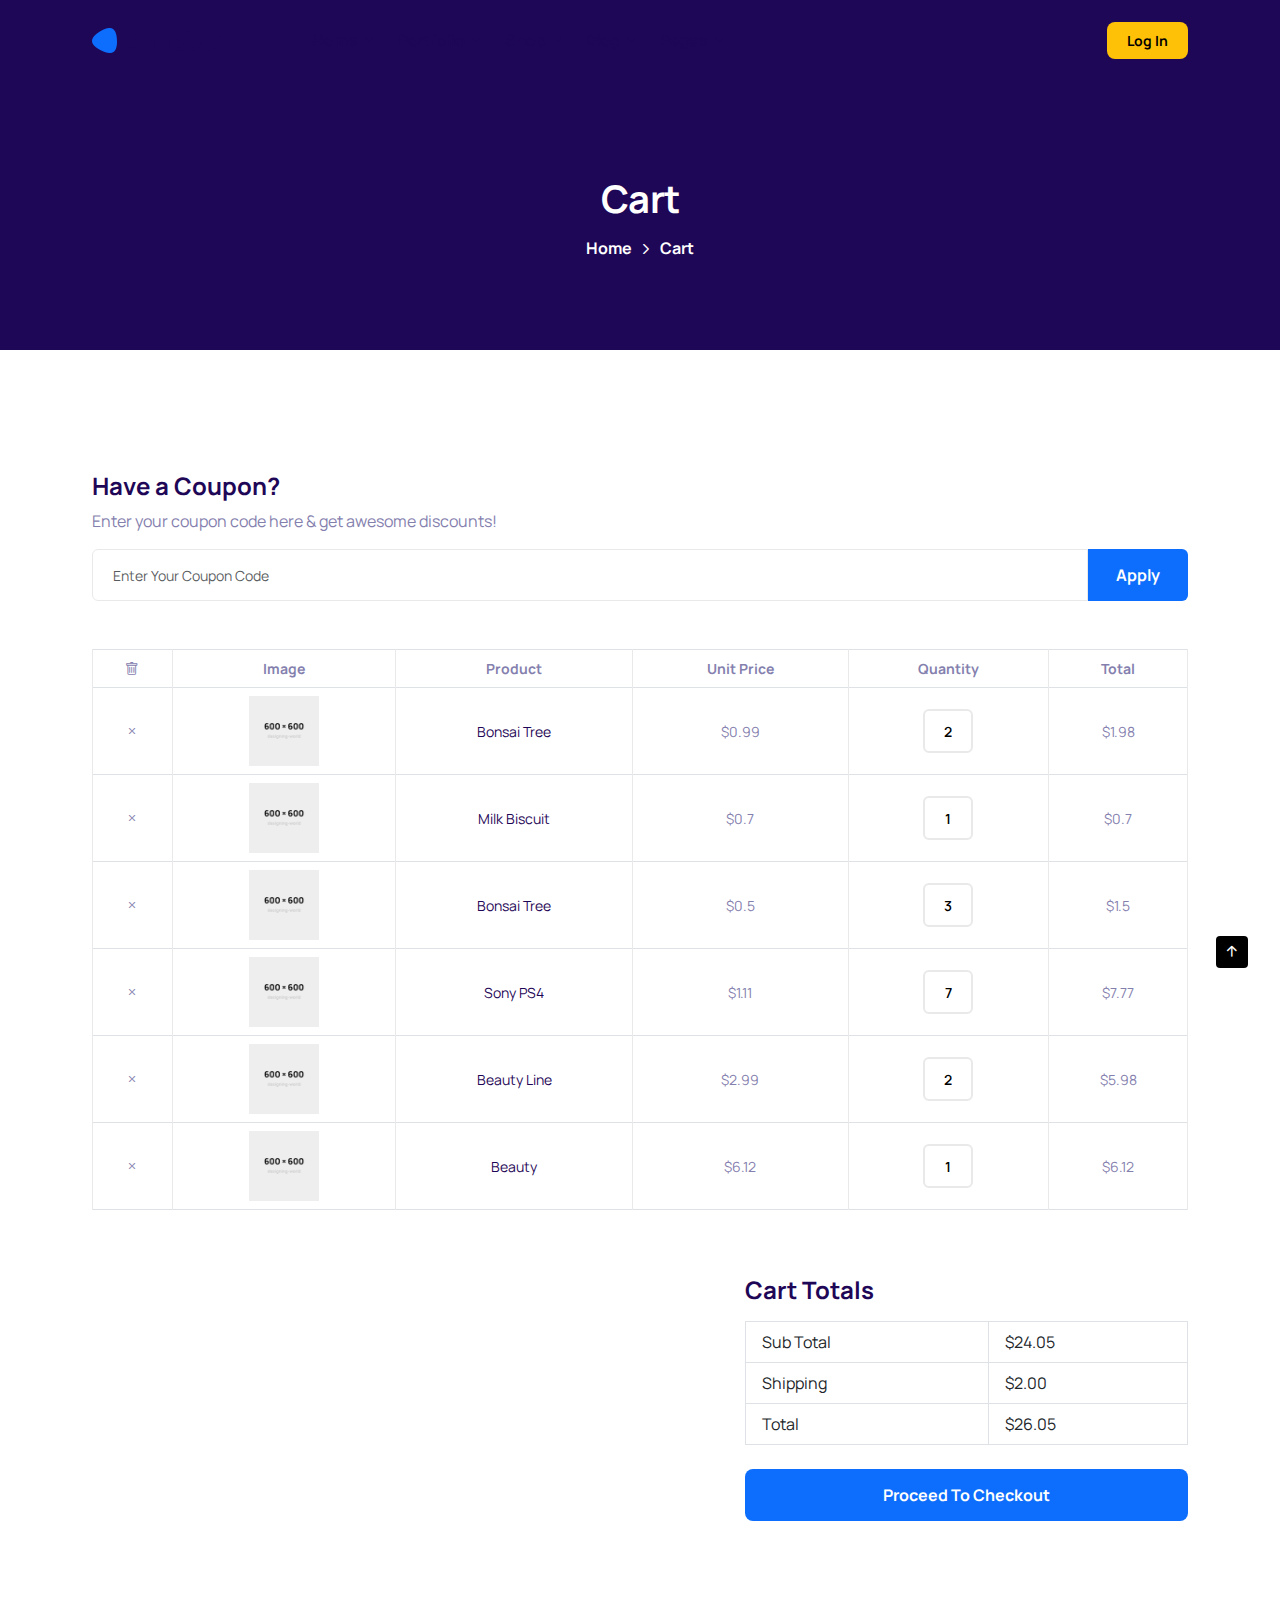
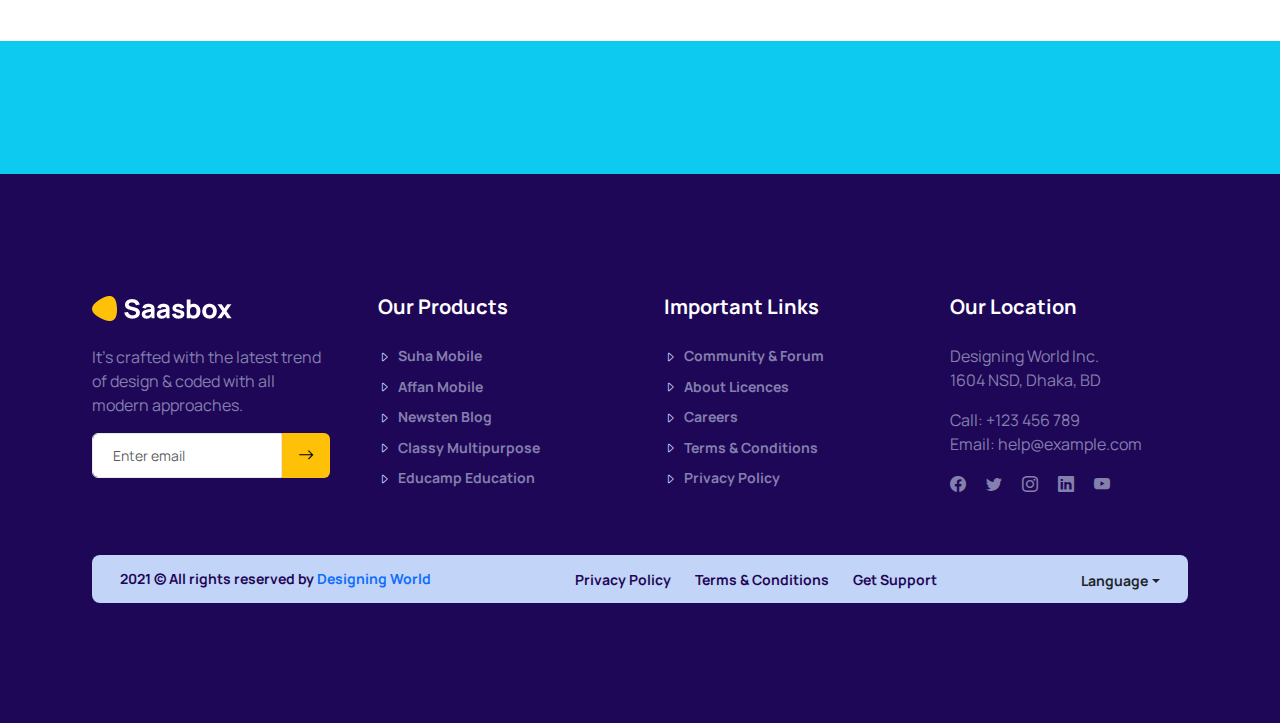
<file: cart.html>
<!DOCTYPE html>
<html lang="en">
  <head>
    <meta charset="utf-8">
    <meta name="viewport" content="width=device-width, initial-scale=1">
    <meta name="description" content="Saasbox - Multipurpose HTML Template for Saas &amp; Agency">
    <!-- Title-->
    <title>Saasbox - Multipurpose HTML Template for Saas &amp; Agency</title>
    <!-- Favicon-->
    <link rel="shortcut icon" href="img/core-img/favicon.ico" type="image/x-icon">
    <!-- All CSS Stylesheet-->
    <link rel="stylesheet" href="css/all-css-libraries.css">
    <!-- Core Stylesheet-->
    <link rel="stylesheet" href="style.css">
  </head>
  <body>
    <!-- Preloader-->
    <div class="preloader" id="preloader">
      <div class="spinner-grow text-light" role="status"><span class="visually-hidden">Loading...</span></div>
    </div>
    <!-- Header Area-->
    <header class="header-area header-2">
      <nav class="navbar navbar-expand-lg">
        <div class="container">
          <!-- Navbar Brand --><a class="navbar-brand" href="index.html"><img src="img/core-img/logo.png" alt=""></a>
          <!-- Navbar Toggler -->
          <button class="navbar-toggler" type="button" data-bs-toggle="collapse" data-bs-target="#saasboxNav" aria-controls="saasboxNav" aria-expanded="false" aria-label="Toggle navigation"><i class="bi bi-grid"></i></button>
          <!-- Navbar Nav -->
          <div class="collapse navbar-collapse" id="saasboxNav">
            <ul class="navbar-nav navbar-nav-scroll">
              <li class="sb-dropdown"><a href="#">Home</a>
                <ul class="sb-dropdown-menu">
                  <li><a href="creative-agency.html">Creative Agency</a></li>
                  <li><a href="business-studio.html">Business Studio</a></li>
                  <li><a href="saas-landing.html">Saas Landing</a></li>
                  <li><a href="seo-business.html">SEO &amp; Business</a></li>
                  <li><a href="portfolio.html">Personal Portfolio</a></li>
                  <li><a href="shop.html">eCommerce Landing</a></li>
                </ul>
              </li>
              <li class="sb-dropdown"><a href="#">Portfolio</a>
                <ul class="sb-dropdown-menu">
                  <li><a href="portfolio-standard.html">Portfolio 1</a></li>
                  <li><a href="portfolio-creative.html">Portfolio 2</a></li>
                  <li><a href="portfolio-full-width.html">Portfolio 3</a></li>
                  <li><a href="portfolio-details-one.html">Portfolio Details 1</a></li>
                  <li><a href="portfolio-details-two.html">Portfolio Details 2</a></li>
                  <li><a href="portfolio-details-three.html">Portfolio Details 3</a></li>
                </ul>
              </li>
              <li class="sb-dropdown"><a href="#">Shop</a>
                <ul class="sb-dropdown-menu">
                  <li><a href="shop-fullwidth.html">Shop Fullwidth</a></li>
                  <li><a href="shop-sidebar.html">Shop Sidebar</a></li>
                  <li><a href="single-product.html">Product Details</a></li>
                  <li><a href="cart.html">Cart</a></li>
                  <li><a href="checkout.html">Checkout</a></li>
                </ul>
              </li>
              <li class="sb-dropdown"><a href="#">Blog</a>
                <ul class="sb-dropdown-menu">
                  <li><a href="blog-1.html">Blog 1</a></li>
                  <li><a href="blog-2.html">Blog 2</a></li>
                  <li><a href="blog-3.html">Blog 3</a></li>
                  <li><a href="blog-details-1.html">Blog Details 1</a></li>
                  <li><a href="blog-details-2.html">Blog Details 2</a></li>
                  <li><a href="blog-details-3.html">Blog Details 3</a></li>
                </ul>
              </li>
              <li class="sb-dropdown"><a href="#">Pages</a>
                <ul class="sb-dropdown-menu">
                  <li class="sb-dropdown"><a href="#">About Us</a>
                    <ul class="sb-dropdown-menu">
                      <li><a href="about-standard.html">About Standard</a></li>
                      <li><a href="about-creative.html">About Creative</a></li>
                    </ul>
                  </li>
                  <li class="sb-dropdown"><a href="#">Service</a>
                    <ul class="sb-dropdown-menu">
                      <li><a href="service-standard.html">Service Standard</a></li>
                      <li><a href="service-creative.html">Service Creative</a></li>
                    </ul>
                  </li>
                  <li class="sb-dropdown"><a href="#">Authentification</a>
                    <ul class="sb-dropdown-menu">
                      <li><a href="register.html">Register</a></li>
                      <li><a href="login.html">Login</a></li>
                      <li><a href="forget-password.html">Forget Password</a></li>
                    </ul>
                  </li>
                  <li><a href="pricing-plan.html">Pricing Plan</a></li>
                  <li><a href="faq.html">FAQ</a></li>
                  <li><a href="team.html">Team</a></li>
                  <li><a href="contact.html">Contact</a></li>
                  <li><a href="reviews.html">Reviews</a></li>
                  <li><a href="coming-soon.html">Coming Soon</a></li>
                  <li><a href="newsletter.html">Newsletter</a></li>
                  <li><a href="404.html">404 - Error</a></li>
                </ul>
              </li>
            </ul>
            <!-- Login Button --><a class="btn btn-warning btn-sm ms-auto mb-3 mb-lg-0" href="#">Log In</a>
          </div>
        </div>
      </nav>
    </header>
    <!-- Breadcrumb Area-->
    <div class="breadcrumb-wrapper breadcrumb-bg-light">
      <div class="container h-100">
        <div class="row h-100 align-items-center">
          <div class="col-12">
            <div class="breadcrumb-content">
              <h2 class="breadcrumb-title">Cart</h2>
              <nav aria-label="breadcrumb">
                <ol class="breadcrumb justify-content-center">
                  <li class="breadcrumb-item"><a href="index.html">Home</a></li>
                  <li class="breadcrumb-item active" aria-current="page">Cart</li>
                </ol>
              </nav>
            </div>
          </div>
        </div>
      </div>
    </div>
    <div class="mb-120 d-block"></div>
    <!-- Cart Area-->
    <div class="cart-area clearfix">
      <div class="container">
        <!-- Apply Coupon -->
        <div class="apply-coupon mb-5">
          <h4>Have a Coupon?</h4>
          <p>Enter your coupon code here &amp; get awesome discounts!</p>
          <div class="coupon-form">
            <form class="d-flex" action="#">
              <input class="form-control rounded-0 rounded-start" type="text" placeholder="Enter Your Coupon Code">
              <button class="btn btn-primary rounded-0 rounded-end" type="submit">Apply</button>
            </form>
          </div>
        </div>
        <div class="row">
          <div class="col-12">
            <!-- Cart Table -->
            <div class="cart-table mb-5">
              <div class="table-responsive">
                <table class="table table-bordered">
                  <thead>
                    <tr>
                      <th scope="col"><i class="bi bi-trash"></i></th>
                      <th>Image</th>
                      <th>Product</th>
                      <th>Unit Price</th>
                      <th>Quantity</th>
                      <th>Total</th>
                    </tr>
                  </thead>
                  <tbody>
                    <tr>
                      <th scope="row"><i class="bi bi-x"></i></th>
                      <td><img src="img/bg-img/shop1.jpg" alt="Product"></td>
                      <td><a href="#">Bonsai Tree</a></td>
                      <td>$0.99</td>
                      <td>
                        <input class="qty-text" type="text" min="1" max="99" name="quantity" value="2">
                      </td>
                      <td>$1.98</td>
                    </tr>
                    <tr>
                      <th scope="row"><i class="bi bi-x"></i></th>
                      <td><img src="img/bg-img/shop2.jpg" alt="Product"></td>
                      <td><a href="#">Milk Biscuit</a></td>
                      <td>$0.7</td>
                      <td>
                        <input class="qty-text" type="text" min="1" max="99" name="quantity" value="1">
                      </td>
                      <td>$0.7</td>
                    </tr>
                    <tr>
                      <th scope="row"><i class="bi bi-x"></i></th>
                      <td><img src="img/bg-img/shop3.jpg" alt="Product"></td>
                      <td><a href="#">Bonsai Tree</a></td>
                      <td>$0.5</td>
                      <td>
                        <input class="qty-text" type="text" min="1" max="99" name="quantity" value="3">
                      </td>
                      <td>$1.5</td>
                    </tr>
                    <tr>
                      <th scope="row"><i class="bi bi-x"></i></th>
                      <td><img src="img/bg-img/shop4.jpg" alt="Product"></td>
                      <td><a href="#">Sony PS4</a></td>
                      <td>$1.11</td>
                      <td>
                        <input class="qty-text" type="text" min="1" max="99" name="quantity" value="7">
                      </td>
                      <td>$7.77</td>
                    </tr>
                    <tr>
                      <th scope="row"><i class="bi bi-x"></i></th>
                      <td><img src="img/bg-img/shop5.jpg" alt="Product"></td>
                      <td><a href="#">Beauty Line</a></td>
                      <td>$2.99</td>
                      <td>
                        <input class="qty-text" type="text" min="1" max="99" name="quantity" value="2">
                      </td>
                      <td>$5.98</td>
                    </tr>
                    <tr>
                      <th scope="row"><i class="bi bi-x"></i></th>
                      <td><img src="img/bg-img/shop6.jpg" alt="Product"></td>
                      <td><a href="#">Beauty</a></td>
                      <td>$6.12</td>
                      <td>
                        <input class="qty-text" type="text" min="1" max="99" name="quantity" value="1">
                      </td>
                      <td>$6.12</td>
                    </tr>
                  </tbody>
                </table>
              </div>
            </div>
          </div>
          <div class="col-12 col-sm-4 col-md-6 col-lg-7"></div>
          <div class="col-12 col-sm-8 col-md-6 col-lg-5">
            <!-- Cart Total Area-->
            <div class="cart-total-area ms-auto">
              <h4 class="mb-3">Cart Totals</h4>
              <div class="table-responsive">
                <table class="table mb-4 table-bordered">
                  <tbody>
                    <tr>
                      <td class="px-3">Sub Total</td>
                      <td class="px-3">$24.05</td>
                    </tr>
                    <tr>
                      <td class="px-3">Shipping</td>
                      <td class="px-3">$2.00</td>
                    </tr>
                    <tr>
                      <td class="px-3">Total</td>
                      <td class="px-3">$26.05</td>
                    </tr>
                  </tbody>
                </table>
              </div><a class="btn btn-primary w-100" href="checkout.html">Proceed To Checkout</a>
            </div>
          </div>
        </div>
      </div>
    </div>
    <div class="mb-120 d-block"></div>
    <!-- Cool Facts Area-->
    <div class="cta-area cta3 py-5 bg-info">
      <div class="container">
        <div class="row align-items-center justify-content-between">
          <div class="col-12 col-sm-8">
            <div class="cta-text mb-4 mb-sm-0 wow fadeInUp" data-wow-duration="1000ms" data-wow-delay="200ms">
              <h3 class="mb-0">Let's start with the simple way to create a website.</h3>
            </div>
          </div>
          <div class="col-12 col-sm-4 text-sm-end wow fadeInUp" data-wow-duration="1000ms" data-wow-delay="400ms"><a class="btn btn-warning btn-sm" href="#">Buy Now</a></div>
        </div>
      </div>
    </div>
    <!-- Footer Area-->
    <footer class="footer-area footer-2 pt-120 pb-120">
      <div class="container">
        <div class="row g-4 g-lg-5">
          <!-- Footer Widget Area -->
          <div class="col-12 col-sm-6 col-lg-3">
            <div class="footer-widget-area"><a class="d-block mb-4" href="index.html"><img src="img/core-img/logo-white.png" alt=""></a>
              <p>It's crafted with the latest trend of design &amp; coded with all modern approaches.</p>
              <!-- Newsletter Form -->
              <div class="newsletter-form mb-4">
                <form class="d-flex align-items-stretch" action="#">
                  <input class="form-control rounded-0 rounded-start" type="email" placeholder="Enter email">
                  <button class="btn btn-warning rounded-0 rounded-end px-3" type="submit"><i class="bi bi-arrow-right"></i></button>
                </form>
              </div>
            </div>
          </div>
          <!-- Footer Widget Area-->
          <div class="col-12 col-sm-6 col-lg-3">
            <div class="footer-widget-area">
              <h5 class="mb-4 text-white">Our Products</h5>
              <ul class="list-unstyled">
                <li><a href="#" target="_blank"><i class="bi bi-caret-right"></i>Suha Mobile</a></li>
                <li><a href="#" target="_blank"><i class="bi bi-caret-right"></i>Affan Mobile</a></li>
                <li><a href="#" target="_blank"><i class="bi bi-caret-right"></i>Newsten Blog</a></li>
                <li><a href="#" target="_blank"><i class="bi bi-caret-right"></i>Classy Multipurpose</a></li>
                <li><a href="#" target="_blank"><i class="bi bi-caret-right"></i>Educamp Education</a></li>
              </ul>
            </div>
          </div>
          <!-- Footer Widget Area-->
          <div class="col-12 col-sm-6 col-lg-3">
            <div class="footer-widget-area">
              <h5 class="mb-4 text-white">Important Links</h5>
              <ul class="list-unstyled">
                <li><a href="#" target="_blank"><i class="bi bi-caret-right"></i>Community &amp; Forum</a></li>
                <li><a href="#" target="_blank"><i class="bi bi-caret-right"></i>About Licences</a></li>
                <li><a href="#" target="_blank"><i class="bi bi-caret-right"></i>Careers</a></li>
                <li><a href="#" target="_blank"><i class="bi bi-caret-right"></i>Terms &amp; Conditions</a></li>
                <li><a href="#" target="_blank"><i class="bi bi-caret-right"></i>Privacy Policy</a></li>
              </ul>
            </div>
          </div>
          <!-- Footer Widget Area -->
          <div class="col-12 col-sm-6 col-lg-3">
            <div class="footer-widget-area">
              <h5 class="mb-4 text-white">Our Location</h5>
              <p class="lh-base mb-3">Designing World Inc. <br> 1604 NSD, Dhaka, BD</p>
              <p class="mb-0">Call: +123 456 789 <br> Email: help@example.com</p>
              <!-- Footer Social Icon -->
              <div class="footer-social-icon d-flex align-items-center mt-3"><a href="#" data-bs-toggle="tooltip" data-bs-placement="top" title="Facbook"><i class="bi bi-facebook"></i></a><a href="#" data-bs-toggle="tooltip" data-bs-placement="top" title="Twitter"><i class="bi bi-twitter"></i></a><a href="#" data-bs-toggle="tooltip" data-bs-placement="top" title="Instagram"><i class="bi bi-instagram"></i></a><a href="#" data-bs-toggle="tooltip" data-bs-placement="top" title="Linkedin"><i class="bi bi-linkedin"></i></a><a href="#" data-bs-toggle="tooltip" data-bs-placement="top" title="Youtube"><i class="bi bi-youtube"></i></a></div>
            </div>
          </div>
        </div>
      </div>
      <div class="container">
        <div class="copywrite-wrapper mt-5 rounded-3 d-lg-flex align-items-lg-center justify-content-lg-between">
          <!-- Copywrite Text -->
          <div class="copywrite-text text-center text-lg-start mb-3 mb-lg-0 me-lg-4">
            <p class="mb-0">2021 &copy; All rights reserved by <a href="#" target="_blank">Designing World</a></p>
          </div>
          <!-- Footer Nav -->
          <div class="footer-nav mb-3 mb-lg-0 me-lg-4">
            <ul class="mb-0 d-flex flex-wrap justify-content-center list-unstyled">
              <li><a href="#" target="_blank">Privacy Policy</a></li>
              <li><a href="#" target="_blank">Terms &amp; Conditions</a></li>
              <li><a href="#" target="_blank">Get Support</a></li>
            </ul>
          </div>
          <!-- Dropup -->
          <div class="language-dropdown text-center text-lg-end">
            <button class="btn dropdown-toggle" type="button" data-bs-toggle="dropdown" aria-expanded="false">Language</button>
            <div class="dropdown-menu dropdown-menu-end"><a class="dropdown-item" href="#"><span class="me-2 flag-icon flag-icon-sa"></span>Arabic</a><a class="dropdown-item" href="#"><span class="me-2 flag-icon flag-icon-bd"></span>Bengali</a><a class="dropdown-item" href="#"><span class="me-2 flag-icon flag-icon-us"></span>English</a><a class="dropdown-item" href="#"><span class="me-2 flag-icon flag-icon-my"></span>Malay</a><a class="dropdown-item" href="#"><span class="me-2 flag-icon flag-icon-es"></span>Spanish</a></div>
          </div>
        </div>
      </div>
    </footer>
    <!-- Scroll To Top -->
    <div id="scrollTopButton"><i class="bi bi-arrow-up-short"></i></div>
    <!-- All JavaScript Files-->
    <script src="js/all-js-libraries.js"></script>
    <script src="js/active.js"></script>
  </body>
</html>
</file>
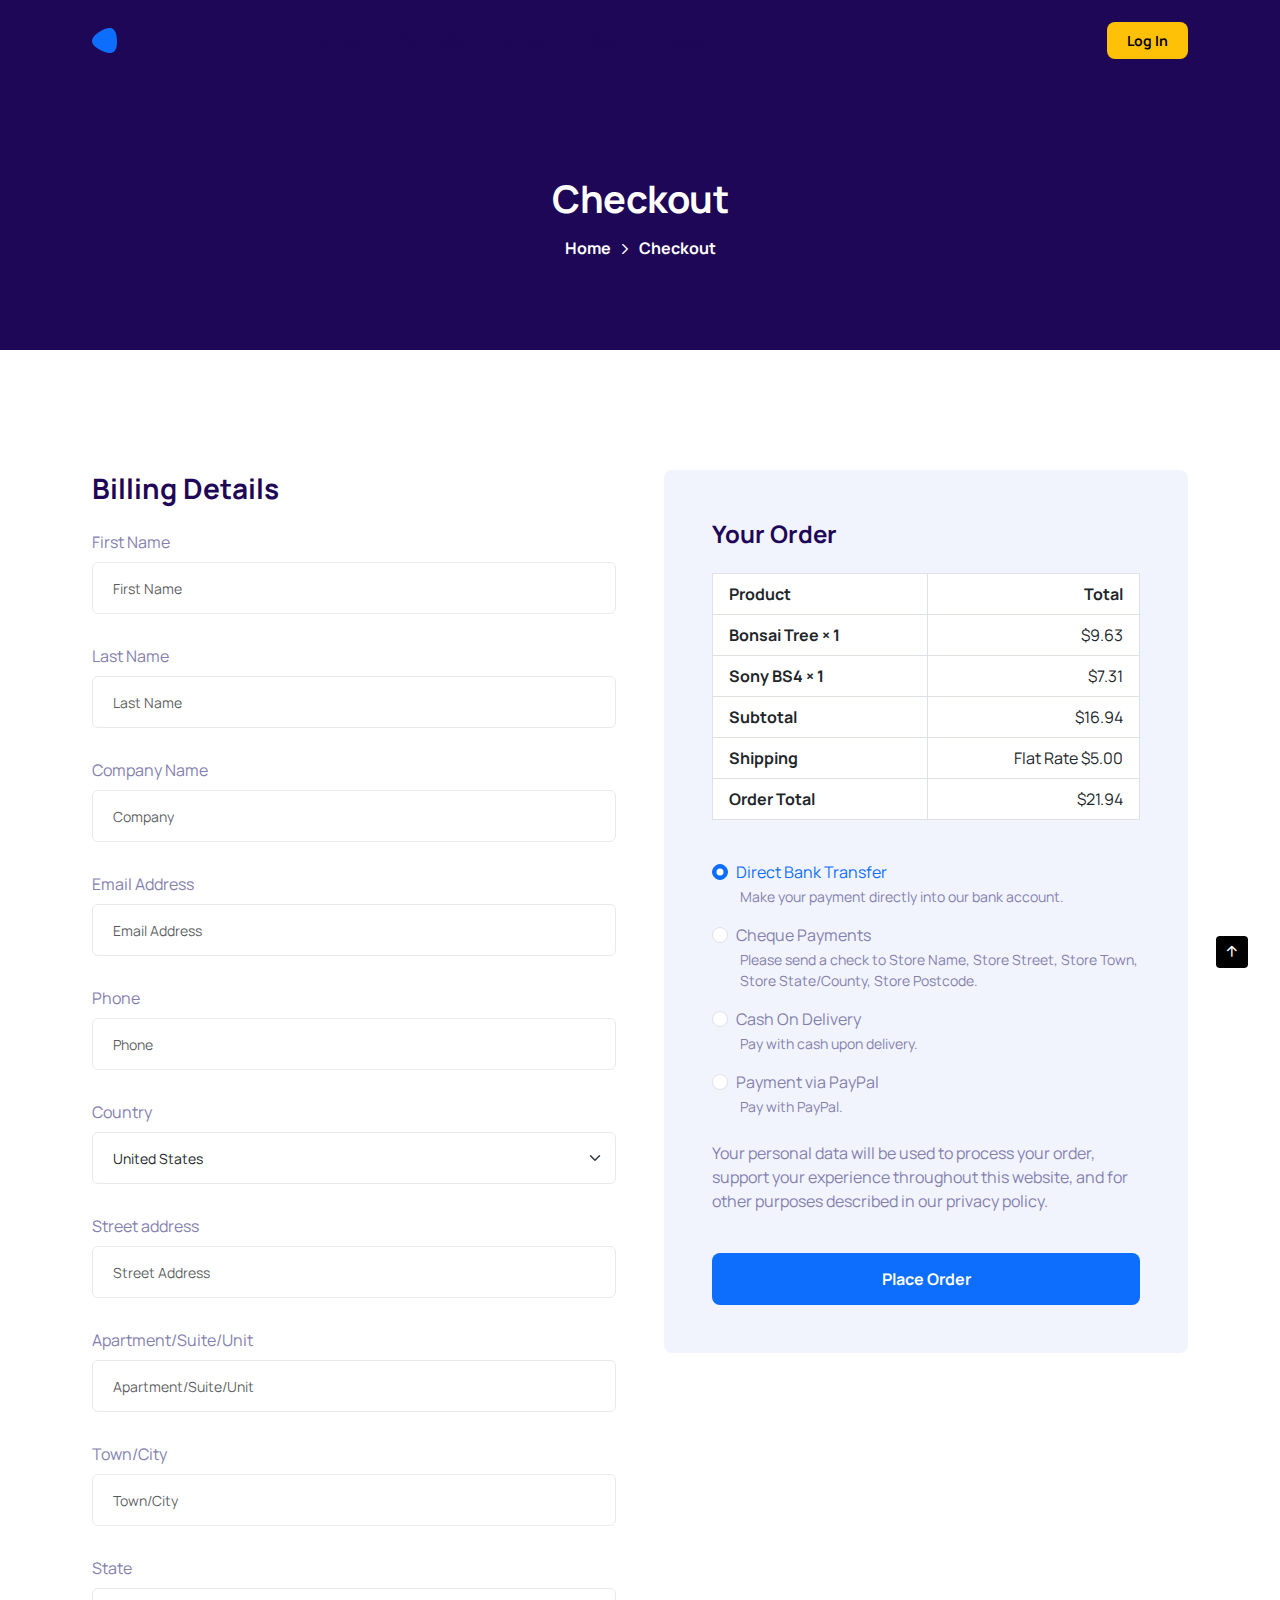
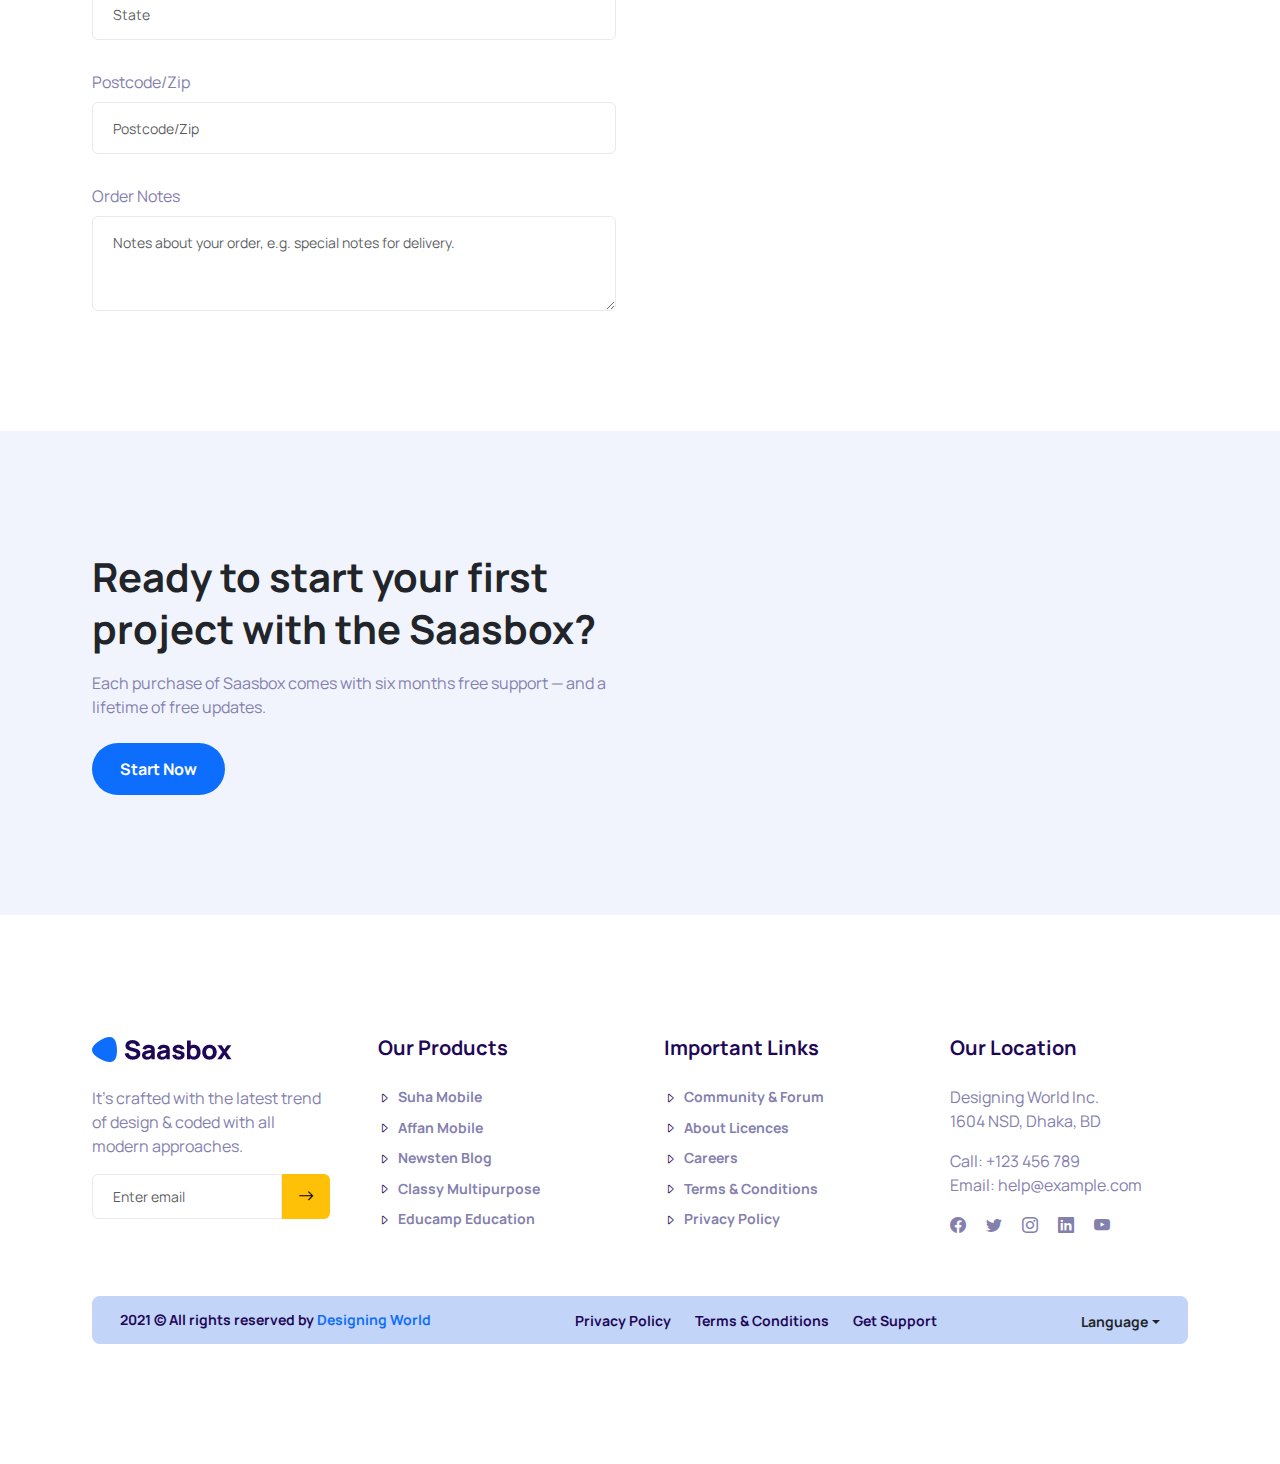
<file: checkout.html>
<!DOCTYPE html>
<html lang="en">
  <head>
    <meta charset="utf-8">
    <meta name="viewport" content="width=device-width, initial-scale=1">
    <meta name="description" content="Saasbox - Multipurpose HTML Template for Saas &amp; Agency">
    <!-- Title-->
    <title>Saasbox - Multipurpose HTML Template for Saas &amp; Agency</title>
    <!-- Favicon-->
    <link rel="shortcut icon" href="img/core-img/favicon.ico" type="image/x-icon">
    <!-- All CSS Stylesheet-->
    <link rel="stylesheet" href="css/all-css-libraries.css">
    <!-- Core Stylesheet-->
    <link rel="stylesheet" href="style.css">
  </head>
  <body>
    <!-- Preloader-->
    <div class="preloader" id="preloader">
      <div class="spinner-grow text-light" role="status"><span class="visually-hidden">Loading...</span></div>
    </div>
    <!-- Header Area-->
    <header class="header-area header-2">
      <nav class="navbar navbar-expand-lg">
        <div class="container">
          <!-- Navbar Brand --><a class="navbar-brand" href="index.html"><img src="img/core-img/logo.png" alt=""></a>
          <!-- Navbar Toggler -->
          <button class="navbar-toggler" type="button" data-bs-toggle="collapse" data-bs-target="#saasboxNav" aria-controls="saasboxNav" aria-expanded="false" aria-label="Toggle navigation"><i class="bi bi-grid"></i></button>
          <!-- Navbar Nav -->
          <div class="collapse navbar-collapse" id="saasboxNav">
            <ul class="navbar-nav navbar-nav-scroll">
              <li class="sb-dropdown"><a href="#">Home</a>
                <ul class="sb-dropdown-menu">
                  <li><a href="creative-agency.html">Creative Agency</a></li>
                  <li><a href="business-studio.html">Business Studio</a></li>
                  <li><a href="saas-landing.html">Saas Landing</a></li>
                  <li><a href="seo-business.html">SEO &amp; Business</a></li>
                  <li><a href="portfolio.html">Personal Portfolio</a></li>
                  <li><a href="shop.html">eCommerce Landing</a></li>
                </ul>
              </li>
              <li class="sb-dropdown"><a href="#">Portfolio</a>
                <ul class="sb-dropdown-menu">
                  <li><a href="portfolio-standard.html">Portfolio 1</a></li>
                  <li><a href="portfolio-creative.html">Portfolio 2</a></li>
                  <li><a href="portfolio-full-width.html">Portfolio 3</a></li>
                  <li><a href="portfolio-details-one.html">Portfolio Details 1</a></li>
                  <li><a href="portfolio-details-two.html">Portfolio Details 2</a></li>
                  <li><a href="portfolio-details-three.html">Portfolio Details 3</a></li>
                </ul>
              </li>
              <li class="sb-dropdown"><a href="#">Shop</a>
                <ul class="sb-dropdown-menu">
                  <li><a href="shop-fullwidth.html">Shop Fullwidth</a></li>
                  <li><a href="shop-sidebar.html">Shop Sidebar</a></li>
                  <li><a href="single-product.html">Product Details</a></li>
                  <li><a href="cart.html">Cart</a></li>
                  <li><a href="checkout.html">Checkout</a></li>
                </ul>
              </li>
              <li class="sb-dropdown"><a href="#">Blog</a>
                <ul class="sb-dropdown-menu">
                  <li><a href="blog-1.html">Blog 1</a></li>
                  <li><a href="blog-2.html">Blog 2</a></li>
                  <li><a href="blog-3.html">Blog 3</a></li>
                  <li><a href="blog-details-1.html">Blog Details 1</a></li>
                  <li><a href="blog-details-2.html">Blog Details 2</a></li>
                  <li><a href="blog-details-3.html">Blog Details 3</a></li>
                </ul>
              </li>
              <li class="sb-dropdown"><a href="#">Pages</a>
                <ul class="sb-dropdown-menu">
                  <li class="sb-dropdown"><a href="#">About Us</a>
                    <ul class="sb-dropdown-menu">
                      <li><a href="about-standard.html">About Standard</a></li>
                      <li><a href="about-creative.html">About Creative</a></li>
                    </ul>
                  </li>
                  <li class="sb-dropdown"><a href="#">Service</a>
                    <ul class="sb-dropdown-menu">
                      <li><a href="service-standard.html">Service Standard</a></li>
                      <li><a href="service-creative.html">Service Creative</a></li>
                    </ul>
                  </li>
                  <li class="sb-dropdown"><a href="#">Authentification</a>
                    <ul class="sb-dropdown-menu">
                      <li><a href="register.html">Register</a></li>
                      <li><a href="login.html">Login</a></li>
                      <li><a href="forget-password.html">Forget Password</a></li>
                    </ul>
                  </li>
                  <li><a href="pricing-plan.html">Pricing Plan</a></li>
                  <li><a href="faq.html">FAQ</a></li>
                  <li><a href="team.html">Team</a></li>
                  <li><a href="contact.html">Contact</a></li>
                  <li><a href="reviews.html">Reviews</a></li>
                  <li><a href="coming-soon.html">Coming Soon</a></li>
                  <li><a href="newsletter.html">Newsletter</a></li>
                  <li><a href="404.html">404 - Error</a></li>
                </ul>
              </li>
            </ul>
            <!-- Login Button --><a class="btn btn-warning btn-sm ms-auto mb-3 mb-lg-0" href="#">Log In</a>
          </div>
        </div>
      </nav>
    </header>
    <!-- Breadcrumb Area-->
    <div class="breadcrumb-wrapper breadcrumb-bg-light">
      <div class="container h-100">
        <div class="row h-100 align-items-center">
          <div class="col-12">
            <div class="breadcrumb-content">
              <h2 class="breadcrumb-title">Checkout</h2>
              <nav aria-label="breadcrumb">
                <ol class="breadcrumb justify-content-center">
                  <li class="breadcrumb-item"><a href="index.html">Home</a></li>
                  <li class="breadcrumb-item active" aria-current="page">Checkout</li>
                </ol>
              </nav>
            </div>
          </div>
        </div>
      </div>
    </div>
    <div class="mb-120 d-block"></div>
    <!-- Checkout Area-->
    <div class="checkout-area">
      <div class="container">
        <div class="row g-5">
          <!-- Checkout Details Area-->
          <div class="col-12 col-lg-6">
            <div class="checkout-details-area">
              <h3 class="mb-4">Billing Details</h3>
              <form action="#" method="post">
                <div class="row">
                  <div class="col-12">
                    <label class="mb-2" for="first-name">First Name</label>
                    <input class="form-control mb-30" id="first-name" type="text" placeholder="First Name" value="" required>
                  </div>
                  <div class="col-12">
                    <label class="mb-2" for="last-name">Last Name</label>
                    <input class="form-control mb-30" id="last-name" type="text" placeholder="Last Name" value="" required>
                  </div>
                  <div class="col-12">
                    <label class="mb-2" for="company">Company Name</label>
                    <input class="form-control mb-30" id="company" type="text" placeholder="Company" value="">
                  </div>
                  <div class="col-12">
                    <label class="mb-2" for="email-address">Email Address</label>
                    <input class="form-control mb-30" id="email-address" type="email" placeholder="Email Address" value="" required>
                  </div>
                  <div class="col-12">
                    <label class="mb-2" for="phone">Phone</label>
                    <input class="form-control mb-30" id="phone" type="text" placeholder="Phone" value="">
                  </div>
                  <div class="col-12">
                    <label class="mb-2" for="country">Country</label>
                    <select class="form-select form-control w-100 mb-30" id="country">
                      <option value="usa">United States</option>
                      <option value="usa">United Kingdom</option>
                      <option value="usa">Germany</option>
                      <option value="usa">India</option>
                      <option value="usa">Australia</option>
                      <option value="usa">Bangladesh</option>
                    </select>
                  </div>
                  <div class="col-12">
                    <label class="mb-2" for="street-address">Street address</label>
                    <input class="form-control mb-30" id="street-address" type="text" placeholder="Street Address" value="">
                  </div>
                  <div class="col-12">
                    <label class="mb-2" for="apartment-suite">Apartment/Suite/Unit</label>
                    <input class="form-control mb-30" id="apartment-suite" type="text" placeholder="Apartment/Suite/Unit" value="">
                  </div>
                  <div class="col-12">
                    <label class="mb-2" for="city">Town/City</label>
                    <input class="form-control mb-30" id="city" type="text" placeholder="Town/City" value="">
                  </div>
                  <div class="col-12">
                    <label class="mb-2" for="state">State</label>
                    <input class="form-control mb-30" id="state" type="text" placeholder="State" value="">
                  </div>
                  <div class="col-12">
                    <label class="mb-2" for="postcode">Postcode/Zip</label>
                    <input class="form-control mb-30" id="postcode" type="text" placeholder="Postcode/Zip" value="">
                  </div>
                  <div class="col-12">
                    <label class="mb-2" for="order-notes">Order Notes</label>
                    <textarea class="form-control" id="order-notes" placeholder="Notes about your order, e.g. special notes for delivery." rows="3"></textarea>
                  </div>
                </div>
              </form>
            </div>
          </div>
          <!-- Order Form Area-->
          <div class="col-12 col-lg-6">
            <div class="order-form bg-gray">
              <h4 class="mb-4">Your Order</h4>
              <!-- Order Table-->
              <div class="order-table table-responsive mb-4">
                <table class="table table-bordered">
                  <thead>
                    <tr>
                      <th class="px-3">Product </th>
                      <th class="text-end px-3">Total</th>
                    </tr>
                  </thead>
                  <tbody>
                    <tr>
                      <th class="px-3">Bonsai Tree <span> × 1</span></th>
                      <td class="text-end px-3">$9.63</td>
                    </tr>
                    <tr>
                      <th class="px-3">Sony BS4 <span> × 1</span></th>
                      <td class="text-end px-3">$7.31</td>
                    </tr>
                  </tbody>
                  <tfoot>
                    <tr>
                      <th class="px-3">Subtotal </th>
                      <td class="text-end px-3">$16.94</td>
                    </tr>
                    <tr>
                      <th class="px-3">Shipping </th>
                      <td class="text-end px-3">Flat Rate $5.00</td>
                    </tr>
                    <tr>
                      <th class="px-3">Order Total </th>
                      <td class="text-end px-3">$21.94</td>
                    </tr>
                  </tfoot>
                </table>
              </div>
              <!-- Checkout Payment-->
              <div class="checkout-payment-area">
                <form action="#">
                  <div class="form-group">
                    <div class="form-check">
                      <input class="form-check-input" id="bank" type="radio" value="bank" name="checkout-payment" checked>
                      <label class="form-check-label font-weight-bold" for="bank">Direct Bank Transfer</label>
                    </div>
                    <div class="payment-meta">
                      <p>Make your payment directly into our bank account.</p>
                    </div>
                  </div>
                  <div class="form-group">
                    <div class="form-check">
                      <input class="form-check-input" id="cheque" type="radio" value="cheque" name="checkout-payment">
                      <label class="form-check-label font-weight-bold" for="cheque">Cheque Payments</label>
                    </div>
                    <div class="payment-meta">
                      <p>Please send a check to Store Name, Store Street, Store Town, Store State/County, Store Postcode.</p>
                    </div>
                  </div>
                  <div class="form-group">
                    <div class="form-check">
                      <input class="form-check-input" id="cash" type="radio" value="cash" name="checkout-payment">
                      <label class="form-check-label font-weight-bold" for="cash">Cash On Delivery</label>
                    </div>
                    <div class="payment-meta">
                      <p>Pay with cash upon delivery.</p>
                    </div>
                  </div>
                  <div class="form-group">
                    <div class="form-check">
                      <input class="form-check-input" id="paypal" type="radio" value="paypal" name="checkout-payment">
                      <label class="form-check-label font-weight-bold" for="paypal">Payment via PayPal</label>
                    </div>
                    <div class="payment-meta">
                      <p>Pay with PayPal.</p>
                    </div>
                  </div>
                  <div class="form-group mt-4">
                    <p>Your personal data will be used to process your order, support your experience throughout this website, and for other purposes described in our privacy policy.</p>
                  </div>
                  <!-- Place Order-->
                  <button class="btn btn-primary w-100 mt-4" type="submit">Place Order</button>
                </form>
              </div>
            </div>
          </div>
        </div>
      </div>
    </div>
    <div class="mb-120 d-block"></div>
    <!-- Cool Facts Area -->
    <div class="cta-area cta4 bg-gray pt-120 pb-120">
      <div class="container">
        <div class="row g-5 align-items-center justify-content-center">
          <div class="col-12 col-sm-9 col-md-6">
            <div class="cta-text">
              <h2 class="text-dark">Ready to start your first project with the Saasbox?</h2>
              <p class="mb-4">Each purchase of Saasbox comes with six months free support — and a lifetime of free updates.</p><a class="btn btn-primary rounded-pill" href="#">Start Now</a>
            </div>
          </div>
          <div class="col-12 col-sm-9 col-md-6">
            <div class="cta-thumb-group">
              <div class="row">
                <div class="col-4 wow fadeInUp" data-wow-duration="1000ms" data-wow-delay="100ms"><img src="img/bg-img/5.jpg" alt=""></div>
                <div class="col-4 wow fadeInDown" data-wow-duration="1000ms" data-wow-delay="300ms"><img src="img/bg-img/13.jpg" alt=""></div>
                <div class="col-4 wow fadeInUp" data-wow-duration="1000ms" data-wow-delay="500ms"><img src="img/bg-img/14.jpg" alt=""></div>
              </div>
            </div>
          </div>
        </div>
      </div>
    </div>
    <div class="mb-120 d-block"></div>
    <!-- Footer Area-->
    <footer class="footer-area">
      <div class="container">
        <div class="row g-4 g-lg-5">
          <!-- Footer Widget Area -->
          <div class="col-12 col-sm-6 col-lg-3">
            <div class="footer-widget-area"><a class="d-block mb-4" href="index.html"><img src="img/core-img/logo.png" alt=""></a>
              <p>It's crafted with the latest trend of design &amp; coded with all modern approaches.</p>
              <!-- Newsletter Form -->
              <div class="newsletter-form mb-4">
                <form class="d-flex align-items-stretch" action="#">
                  <input class="form-control rounded-0 rounded-start" type="email" placeholder="Enter email">
                  <button class="btn btn-warning rounded-0 rounded-end px-3" type="submit"><i class="bi bi-arrow-right"></i></button>
                </form>
              </div>
            </div>
          </div>
          <!-- Footer Widget Area-->
          <div class="col-12 col-sm-6 col-lg-3">
            <div class="footer-widget-area">
              <h5 class="mb-4">Our Products</h5>
              <ul class="list-unstyled">
                <li><a href="#" target="_blank"><i class="bi bi-caret-right"></i>Suha Mobile</a></li>
                <li><a href="#" target="_blank"><i class="bi bi-caret-right"></i>Affan Mobile</a></li>
                <li><a href="#" target="_blank"><i class="bi bi-caret-right"></i>Newsten Blog</a></li>
                <li><a href="#" target="_blank"><i class="bi bi-caret-right"></i>Classy Multipurpose</a></li>
                <li><a href="#" target="_blank"><i class="bi bi-caret-right"></i>Educamp Education</a></li>
              </ul>
            </div>
          </div>
          <!-- Footer Widget Area-->
          <div class="col-12 col-sm-6 col-lg-3">
            <div class="footer-widget-area">
              <h5 class="mb-4">Important Links</h5>
              <ul class="list-unstyled">
                <li><a href="#" target="_blank"><i class="bi bi-caret-right"></i>Community &amp; Forum</a></li>
                <li><a href="#" target="_blank"><i class="bi bi-caret-right"></i>About Licences</a></li>
                <li><a href="#" target="_blank"><i class="bi bi-caret-right"></i>Careers</a></li>
                <li><a href="#" target="_blank"><i class="bi bi-caret-right"></i>Terms &amp; Conditions</a></li>
                <li><a href="#" target="_blank"><i class="bi bi-caret-right"></i>Privacy Policy</a></li>
              </ul>
            </div>
          </div>
          <!-- Footer Widget Area -->
          <div class="col-12 col-sm-6 col-lg-3">
            <div class="footer-widget-area">
              <h5 class="mb-4">Our Location</h5>
              <p class="lh-base mb-3">Designing World Inc. <br> 1604 NSD, Dhaka, BD</p>
              <p class="mb-0">Call: +123 456 789 <br> Email: help@example.com</p>
              <!-- Footer Social Icon -->
              <div class="footer-social-icon d-flex align-items-center mt-3"><a href="#" data-bs-toggle="tooltip" data-bs-placement="top" title="Facbook"><i class="bi bi-facebook"></i></a><a href="#" data-bs-toggle="tooltip" data-bs-placement="top" title="Twitter"><i class="bi bi-twitter"></i></a><a href="#" data-bs-toggle="tooltip" data-bs-placement="top" title="Instagram"><i class="bi bi-instagram"></i></a><a href="#" data-bs-toggle="tooltip" data-bs-placement="top" title="Linkedin"><i class="bi bi-linkedin"></i></a><a href="#" data-bs-toggle="tooltip" data-bs-placement="top" title="Youtube"><i class="bi bi-youtube"></i></a></div>
            </div>
          </div>
        </div>
      </div>
      <div class="container">
        <div class="copywrite-wrapper mt-5 rounded-3 d-lg-flex align-items-lg-center justify-content-lg-between">
          <!-- Copywrite Text -->
          <div class="copywrite-text text-center text-lg-start mb-3 mb-lg-0 me-lg-4">
            <p class="mb-0">2021 &copy; All rights reserved by <a href="#" target="_blank">Designing World</a></p>
          </div>
          <!-- Footer Nav -->
          <div class="footer-nav mb-3 mb-lg-0 me-lg-4">
            <ul class="mb-0 d-flex flex-wrap justify-content-center list-unstyled">
              <li><a href="#" target="_blank">Privacy Policy</a></li>
              <li><a href="#" target="_blank">Terms &amp; Conditions</a></li>
              <li><a href="#" target="_blank">Get Support</a></li>
            </ul>
          </div>
          <!-- Dropup -->
          <div class="language-dropdown text-center text-lg-end">
            <button class="btn dropdown-toggle" type="button" data-bs-toggle="dropdown" aria-expanded="false">Language</button>
            <div class="dropdown-menu dropdown-menu-end"><a class="dropdown-item" href="#"><span class="me-2 flag-icon flag-icon-sa"></span>Arabic</a><a class="dropdown-item" href="#"><span class="me-2 flag-icon flag-icon-bd"></span>Bengali</a><a class="dropdown-item" href="#"><span class="me-2 flag-icon flag-icon-us"></span>English</a><a class="dropdown-item" href="#"><span class="me-2 flag-icon flag-icon-my"></span>Malay</a><a class="dropdown-item" href="#"><span class="me-2 flag-icon flag-icon-es"></span>Spanish</a></div>
          </div>
        </div>
      </div>
    </footer>
    <!-- Scroll To Top  -->
    <div id="scrollTopButton"><i class="bi bi-arrow-up-short"></i></div>
    <div class="mb-120 d-block"></div>
    <!-- All JavaScript Files-->
    <script src="js/all-js-libraries.js"></script>
    <script src="js/active.js"></script>
  </body>
</html>
</file>
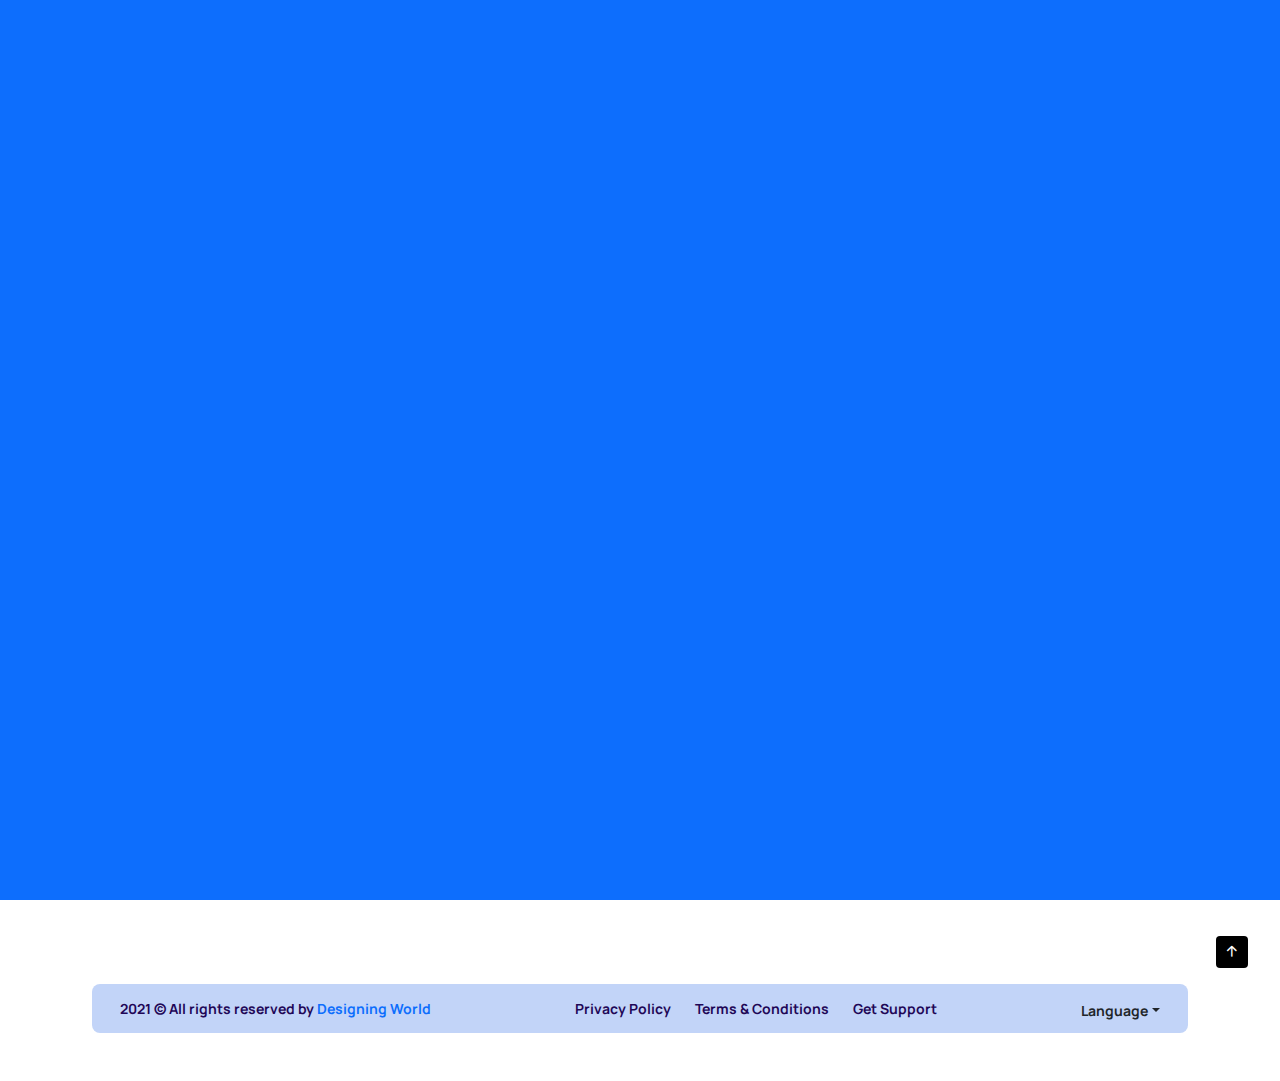
<file: coming-soon.html>
<!DOCTYPE html>
<html lang="en">
  <head>
    <meta charset="utf-8">
    <meta name="viewport" content="width=device-width, initial-scale=1">
    <meta name="description" content="Saasbox - Multipurpose HTML Template for Saas &amp; Agency">
    <!-- Title-->
    <title>Saasbox - Multipurpose HTML Template for Saas &amp; Agency</title>
    <!-- Favicon-->
    <link rel="shortcut icon" href="img/core-img/favicon.ico" type="image/x-icon">
    <!-- All CSS Stylesheet-->
    <link rel="stylesheet" href="css/all-css-libraries.css">
    <!-- Core Stylesheet-->
    <link rel="stylesheet" href="style.css">
  </head>
  <body>
    <!-- Preloader-->
    <div class="preloader" id="preloader">
      <div class="spinner-grow text-light" role="status"><span class="visually-hidden">Loading...</span></div>
    </div>
    <!-- Logo -->
    <div class="container">
      <div class="logo-area text-center py-4"><a href="index.html"><img src="img/core-img/logo.png" alt=""></a></div>
    </div>
    <div class="container">
      <div class="border"></div>
    </div>
    <div class="mb-120 d-block"></div>
    <!-- Error -->
    <div class="saasbox-coming-soon-area text-center">
      <div class="container">
        <div class="row justify-content-center align-items-center">
          <div class="col-12 col-lg-7"><img class="mb-80" src="img/illustrator/hero-8.png" alt="">
            <h2>Coming Soon</h2>
            <p>We are getting back with an exciting stunning website.</p>
            <div id="comingSoonClock" data-date="04-12-2023" data-time="17:00">
              <div class="day"><span class="num"></span><span class="word"></span></div>
              <div class="hour"><span class="num"></span><span class="word"></span></div>
              <div class="min"><span class="num"></span><span class="word"></span></div>
              <div class="sec"><span class="num"></span><span class="word"></span></div>
            </div><a class="btn btn-primary mt-4" href="index.html">View Status</a>
          </div>
        </div>
      </div>
    </div>
    <div class="mb-120 d-block"></div>
    <!-- Footer Area-->
    <footer class="footer-area">
      <div class="container">
        <div class="copywrite-wrapper mt-5 rounded-3 d-lg-flex align-items-lg-center justify-content-lg-between">
          <!-- Copywrite Text -->
          <div class="copywrite-text text-center text-lg-start mb-3 mb-lg-0 me-lg-4">
            <p class="mb-0">2021 &copy; All rights reserved by <a href="#" target="_blank">Designing World</a></p>
          </div>
          <!-- Footer Nav -->
          <div class="footer-nav mb-3 mb-lg-0 me-lg-4">
            <ul class="mb-0 d-flex flex-wrap justify-content-center list-unstyled">
              <li><a href="#" target="_blank">Privacy Policy</a></li>
              <li><a href="#" target="_blank">Terms &amp; Conditions</a></li>
              <li><a href="#" target="_blank">Get Support</a></li>
            </ul>
          </div>
          <!-- Dropup -->
          <div class="language-dropdown text-center text-lg-end">
            <button class="btn dropdown-toggle" type="button" data-bs-toggle="dropdown" aria-expanded="false">Language</button>
            <div class="dropdown-menu dropdown-menu-end"><a class="dropdown-item" href="#"><span class="me-2 flag-icon flag-icon-sa"></span>Arabic</a><a class="dropdown-item" href="#"><span class="me-2 flag-icon flag-icon-bd"></span>Bengali</a><a class="dropdown-item" href="#"><span class="me-2 flag-icon flag-icon-us"></span>English</a><a class="dropdown-item" href="#"><span class="me-2 flag-icon flag-icon-my"></span>Malay</a><a class="dropdown-item" href="#"><span class="me-2 flag-icon flag-icon-es"></span>Spanish</a></div>
          </div>
        </div>
      </div>
    </footer>
    <!-- Scroll To Top -->
    <div id="scrollTopButton"><i class="bi bi-arrow-up-short"></i></div>
    <div class="mb-5 d-block"></div>
    <!-- All JavaScript Files-->
    <script src="js/all-js-libraries.js"></script>
    <script src="js/active.js"></script>
  </body>
</html>
</file>
<file: style.css>
/* Import Fonts & All CSS Files */
/* #245293 */
/* #51ADE5 */
@import url("https://fonts.googleapis.com/css2?family=Manrope:wght@200;300;400;500;600;700;800&display=swap");
/* Reboot CSS */
* {
  margin: 0;
  padding: 0;
}

body,
html {
  font-family: "Manrope", sans-serif;
  color: #8480ae;
  overflow-x: hidden;
  scroll-behavior: smooth;
}

h1,
h2,
h3,
h4,
h5,
h6 {
  font-family: "Manrope", sans-serif;
  color: #1f0757;
  font-weight: 700;
  line-height: 1.3;
}

p {
  font-family: "Manrope", sans-serif;
  font-size: 1rem;
}

a,
a:hover,
a:focus {
  font-family: "Manrope", sans-serif;
  -webkit-transition-duration: 500ms;
          transition-duration: 500ms;
  text-decoration: none;
  outline: 0 solid transparent;
  color: #1f0757;
}

img {
  max-width: 100%;
  height: auto;
}

input:required,
textarea:required {
  -webkit-box-shadow: none !important;
          box-shadow: none !important;
}

input:invalid,
textarea:invalid {
  -webkit-box-shadow: none !important;
          box-shadow: none !important;
}

/* Container */
.container,
.container-lg,
.container-md,
.container-sm,
.container-xl,
.container-xxl {
  max-width: 320px;
}

@media (min-width: 400px) {
  .container,
  .container-lg,
  .container-md,
  .container-sm,
  .container-xl,
  .container-xxl {
    max-width: 360px;
  }
}
@media (min-width: 480px) {
  .container,
  .container-lg,
  .container-md,
  .container-sm,
  .container-xl,
  .container-xxl {
    max-width: 420px;
  }
}
@media (min-width: 576px) {
  .container,
  .container-lg,
  .container-md,
  .container-sm,
  .container-xl,
  .container-xxl {
    max-width: 520px;
  }
}
@media (min-width: 768px) {
  .container,
  .container-lg,
  .container-md,
  .container-sm,
  .container-xl,
  .container-xxl {
    max-width: 700px;
  }
}
@media (min-width: 992px) {
  .container,
  .container-lg,
  .container-md,
  .container-sm,
  .container-xl,
  .container-xxl {
    max-width: 940px;
  }
}
@media (min-width: 1200px) {
  .container,
  .container-lg,
  .container-md,
  .container-sm,
  .container-xl,
  .container-xxl {
    max-width: 1120px;
  }
}
@media (min-width: 1400px) {
  .container,
  .container-lg,
  .container-md,
  .container-sm,
  .container-xl,
  .container-xxl {
    max-width: 1280px;
  }
}
/* Spacing */
.mt-120 {
  margin-top: 70px;
}
@media only screen and (min-width:992px) {
  .mt-120 {
    margin-top: 120px;
  }
}

.mb-120 {
  margin-bottom: 70px;
}
@media only screen and (min-width:992px) {
  .mb-120 {
    margin-bottom: 120px;
  }
}

.mt-70 {
  margin-top: 50px;
}
@media only screen and (min-width:992px) {
  .mt-70 {
    margin-top: 70px;
  }
}

.mb-30 {
  margin-bottom: 30px;
}

.mb-50 {
  margin-bottom: 50px;
}

.mb-70 {
  margin-bottom: 50px;
}
@media only screen and (min-width:992px) {
  .mb-70 {
    margin-bottom: 70px;
  }
}

.mb-80 {
  margin-bottom: 50px;
}
@media only screen and (min-width:992px) {
  .mb-80 {
    margin-bottom: 80px;
  }
}

.mb-100 {
  margin-bottom: 70px;
}
@media only screen and (min-width:992px) {
  .mb-100 {
    margin-bottom: 100px;
  }
}

.pt-120 {
  padding-top: 70px;
}
@media only screen and (min-width:992px) {
  .pt-120 {
    padding-top: 120px;
  }
}

.pb-120 {
  padding-bottom: 70px;
}
@media only screen and (min-width:992px) {
  .pb-120 {
    padding-bottom: 120px;
  }
}

/* Box Shadow */
.shadow-sm {
  -webkit-box-shadow: 0 0.125rem 0.25rem rgba(47, 91, 234, 0.075) !important;
          box-shadow: 0 0.125rem 0.25rem rgba(47, 91, 234, 0.075) !important;
}

.shadow {
  -webkit-box-shadow: 0 0.5rem 1rem rgba(47, 91, 234, 0.15) !important;
          box-shadow: 0 0.5rem 1rem rgba(47, 91, 234, 0.15) !important;
}

.shadow-lg {
  -webkit-box-shadow: 0 1rem 3rem rgba(47, 91, 234, 0.175) !important;
          box-shadow: 0 1rem 3rem rgba(47, 91, 234, 0.175) !important;
}

/* Shortcodes */
.fz-16 {
  font-size: 16px !important;
}

.fz-14 {
  font-size: 14px !important;
}

.fz-12 {
  font-size: 12px !important;
}

ul li,
ol li {
  line-height: 1.75;
}

.btn {
  font-weight: 700;
  padding: 0.5rem 1rem;
  border: 0 !important;
  font-size: 14px;
}
@media only screen and (min-width:768px) {
  .btn {
    padding: 0.625rem 1.25rem;
    border-radius: 0.375rem;
  }
}
@media only screen and (min-width:992px) {
  .btn {
    padding: 0.875rem 1.75rem;
    font-size: 1rem;
    border-radius: 0.5rem;
  }
}

.btn-group-sm > .btn,
.btn-sm {
  padding: 0.375rem 0.75rem;
  font-size: 14px;
}
@media only screen and (min-width:768px) {
  .btn-group-sm > .btn,
  .btn-sm {
    padding: 0.437rem 0.875rem;
  }
}
@media only screen and (min-width:992px) {
  .btn-group-sm > .btn,
  .btn-sm {
    padding: 0.5rem 1.25rem;
  }
}

.btn-link:hover, .btn-link:focus {
  -webkit-box-shadow: none;
          box-shadow: none;
}

.btn-minimal {
  padding: 0 !important;
  border-radius: 0;
  background-color: transparent;
  position: relative;
  color: #8480ae;
}
.btn-minimal::before {
  position: absolute;
  width: 100%;
  height: 2px;
  bottom: -0.125rem;
  left: 0;
  content: "";
  border-radius: 4px;
  background-color: #c2d4f8;
}
.btn-minimal::after {
  -webkit-transition-duration: 500ms;
          transition-duration: 500ms;
  position: absolute;
  width: 0%;
  height: 2px;
  bottom: -0.125rem;
  left: 0;
  content: "";
  border-radius: 4px;
}
.btn-minimal i {
  margin-left: 0.125rem;
}
.btn-minimal:hover, .btn-minimal:focus {
  -webkit-box-shadow: none;
          box-shadow: none;
  background-color: transparent;
  border-color: transparent;
}
.btn-minimal.btn-primary {
  color: #0d6efd;
}
.btn-minimal.btn-primary:hover::after, .btn-minimal.btn-primary:focus::after {
  width: 100%;
  background-color: #0d6efd;
}
.btn-minimal.btn-dark {
  color: #0c0c0c;
}
.btn-minimal.btn-dark:hover::after, .btn-minimal.btn-dark:focus::after {
  width: 100%;
  background-color: #0c0c0c;
}
.btn-minimal.btn-success {
  color: #198754;
}
.btn-minimal.btn-success:hover::after, .btn-minimal.btn-success:focus::after {
  width: 100%;
  background-color: #198754;
}
.btn-minimal.btn-warning {
  color: #ffc107;
}
.btn-minimal.btn-warning:hover::after, .btn-minimal.btn-warning:focus::after {
  width: 100%;
  background-color: #ffc107;
}
.btn-minimal.btn-info {
  color: #0dcaf0;
}
.btn-minimal.btn-info:hover::after, .btn-minimal.btn-info:focus::after {
  width: 100%;
  background-color: #0dcaf0;
}
.btn-minimal.btn-danger {
  color: #dc3545;
}
.btn-minimal.btn-danger:hover::after, .btn-minimal.btn-danger:focus::after {
  width: 100%;
  background-color: #dc3545;
}
.btn-minimal.btn-light {
  color: #ffffff;
}
.btn-minimal.btn-light:hover::after, .btn-minimal.btn-light:focus::after {
  width: 100%;
  background-color: #ffffff;
}

.bg-img {
  background-size: cover;
  background-position: center center;
  background-repeat: no-repeat;
}

.bg-fixed {
  background-attachment: fixed;
}

.bg-overlay {
  position: relative;
  z-index: 1;
}
.bg-overlay::after {
  position: absolute;
  content: "";
  background-color: #0c0c0c;
  opacity: 0.7;
  top: 0;
  left: 0;
  height: 100%;
  width: 100%;
  z-index: -1;
}

.bg-gray {
  background-color: #f1f4fd !important;
}

.bg-text-gray {
  background-color: #c2d4f8 !important;
}

@media only screen and (min-width:992px) {
  .curve-shape-top {
    position: absolute !important;
    width: 110%;
    background-color: #ffffff;
    content: "";
    height: 60px;
    top: -42px;
    left: -5%;
    -webkit-transform: rotate(-1deg);
            transform: rotate(-1deg);
    z-index: 100 !important;
  }
}

@media only screen and (min-width:992px) {
  .curve-shape-bottom {
    position: absolute !important;
    width: 110%;
    height: 60px;
    background-color: #ffffff;
    content: "";
    bottom: -42px;
    left: -5%;
    -webkit-transform: rotate(-1deg);
            transform: rotate(-1deg);
    z-index: 100 !important;
  }
}

.section-heading {
  position: relative;
  z-index: 1;
  margin-bottom: 50px;
}
@media only screen and (min-width:992px) {
  .section-heading {
    margin-bottom: 80px;
  }
}
.section-heading span {
  color: #0d6efd;
}
.section-heading h6 {
  color: #8480ae;
  text-transform: capitalize;
}
@media only screen and (min-width:992px) {
  .section-heading h6 {
    font-size: 1.25rem;
  }
}
.section-heading h2 {
  margin-bottom: 1rem;
  font-weight: 700;
  font-size: 1.625rem;
}
@media only screen and (min-width:768px) {
  .section-heading h2 {
    font-size: 1.875rem;
  }
}
@media only screen and (min-width:992px) {
  .section-heading h2 {
    font-size: 2.125rem;
  }
}
@media only screen and (min-width:1200px) {
  .section-heading h2 {
    font-size: 2.5rem;
  }
}
.section-heading p {
  margin-bottom: 0;
}
@media only screen and (min-width:992px) {
  .section-heading p {
    font-size: 18px;
  }
}
.section-heading.white span {
  color: #ffc107;
}
.section-heading.white h6,
.section-heading.white h2,
.section-heading.white p {
  color: #ffffff;
}

.card {
  border-color: #e9e9e9;
  border-radius: 10px;
}

.card-img-top {
  border-top-left-radius: 9px;
  border-top-right-radius: 9px;
}

.border,
.border-left,
.border-right,
.border-bottom,
.border-top {
  border-color: #e9e9e9 !important;
}

.border-dashed {
  border-top: 2px dashed #e9e9e9 !important;
}

#scrollTopButton {
  position: fixed;
  bottom: 1.25rem;
  right: 1.25rem;
  -webkit-transition: all 500ms;
  transition: all 500ms;
  z-index: 9999;
  width: 1.5rem;
  height: 1.5rem;
  background-color: #000;
  font-size: 1rem;
  display: -webkit-box;
  display: -ms-flexbox;
  display: flex;
  -webkit-box-align: center;
      -ms-flex-align: center;
          align-items: center;
  -webkit-box-pack: center;
      -ms-flex-pack: center;
          justify-content: center;
  border-radius: 0.25rem;
  color: #ffffff;
  cursor: pointer;
  -webkit-transform: translateY(100px);
          transform: translateY(100px);
}
@media only screen and (min-width:992px) {
  #scrollTopButton {
    width: 2rem;
    height: 2rem;
    bottom: 2rem;
    right: 2rem;
    font-size: 1.375rem;
  }
}
#scrollTopButton.scrolltop-show {
  -webkit-transform: translateY(0);
          transform: translateY(0);
}
#scrollTopButton.scrolltop-hide {
  -webkit-transform: translateY(100px);
          transform: translateY(100px);
}

/* Preloader CSS */
#preloader {
  position: fixed;
  width: 100%;
  height: 100%;
  z-index: 9999999;
  top: 0;
  left: 0;
  background-color: #0d6efd;
  display: -webkit-box;
  display: -ms-flexbox;
  display: flex;
  -webkit-box-align: center;
      -ms-flex-align: center;
          align-items: center;
  -webkit-box-pack: center;
      -ms-flex-pack: center;
          justify-content: center;
  overflow: hidden;
}

/* Header CSS */
.header-area {
  -webkit-transition: all 500ms ease;
  transition: all 500ms ease;
  background-color: transparent;
  position: fixed;
  width: 100%;
  top: 0;
  left: 0;
  z-index: 1000;
  -webkit-box-shadow: 0 1rem 3rem rgba(15, 30, 150, 0.125);
          box-shadow: 0 1rem 3rem rgba(15, 30, 150, 0.125);
}
@media only screen and (min-width:992px) {
  .header-area {
    -webkit-box-shadow: none;
            box-shadow: none;
  }
}
.header-area.sticky-on {
  /* background-color: #1f0757; */
  /* background-color: #0d6efd; */
  background-color: #1f0757;
  -webkit-box-shadow: 0 1rem 3rem rgba(15, 30, 150, 0.175);
          box-shadow: 0 1rem 3rem rgba(15, 30, 150, 0.175);
}

.header-area.mobile-menu-open {
  background-color: #1f0757;
}
.header-area .navbar-toggler {
  padding: 0;
  width: 1.75rem;
  height: 1.75rem;
  font-size: 1.5rem;
  color: #ffffff;
  border: 0;
}
.header-area .navbar-toggler:focus {
  -webkit-box-shadow: none;
          box-shadow: none;
}
.header-area .navbar {
  padding-top: 0.5rem;
  padding-bottom: 0.5rem;
}
@media only screen and (min-width:992px) {
  .header-area .navbar {
    height: 80px;
    padding-top: 0;
    padding-bottom: 0;
  }
}
.header-area .navbar .navbar-brand {
  margin-right: 2rem;
  line-height: 1 !important;
}
@media only screen and (min-width:992px) {
  .header-area .navbar .navbar-brand {
    margin-right: 3rem;
  }
}
@media only screen and (min-width:1200px) {
  .header-area .navbar .navbar-brand {
    margin-right: 4rem;
  }
}
.header-area .navbar-nav {
  margin-top: 1rem;
  margin-bottom: 1rem;
}
.header-area .navbar-nav li > a {
  display: inline-block;
  color: #ffffff;
  font-weight: 700;
  font-size: 1rem;
  padding: 0.375rem 0.75rem;
}
@media only screen and (min-width:992px) {
  .header-area .navbar-nav li > a {
    padding: 1.375rem 1rem;
  }
}
.header-area .navbar-nav li > a:hover {
  color: #ffc107;
}
.header-area .navbar-nav li .sb-dropdown-menu {
  list-style: none;
  background-color: transparent;
  position: relative;
  z-index: 100;
  top: 100%;
  width: 100%;
  border: 0;
  border-radius: 0.5rem;
  display: none;
  padding-left: 0.5rem;
}
@media only screen and (min-width:992px) {
  .header-area .navbar-nav li .sb-dropdown-menu {
    padding: 1rem 0;
    -webkit-transition: all 500ms ease-in-out;
    transition: all 500ms ease-in-out;
    position: absolute;
    top: calc(100% + 8px);
    width: 12.5rem;
    background-color: #ffffff;
    -webkit-box-shadow: 0 1rem 3rem rgba(0, 0, 0, 0.125);
            box-shadow: 0 1rem 3rem rgba(0, 0, 0, 0.125);
    visibility: hidden;
    opacity: 0;
    display: block;
  }
}
.header-area .navbar-nav li .sb-dropdown-menu li > a {
  -webkit-transition: all 500ms;
  transition: all 500ms;
  position: relative;
  font-size: 14px;
  padding: 0.375rem 1rem;
  color: #8480ae;
}
@media only screen and (min-width:992px) {
  .header-area .navbar-nav li .sb-dropdown-menu li > a {
    padding: 0.375rem 1.5rem;
  }
}
.header-area .navbar-nav li .sb-dropdown-menu li > a:hover, .header-area .navbar-nav li .sb-dropdown-menu li > a:focus {
  background-color: transparent;
  color: #ffc107;
}
@media only screen and (min-width:992px) {
  .header-area .navbar-nav li .sb-dropdown-menu li > a:hover, .header-area .navbar-nav li .sb-dropdown-menu li > a:focus {
    color: #0d6efd;
  }
}
.header-area .navbar-nav li.sb-dropdown {
  position: relative;
  z-index: 1;
}
.header-area .navbar-nav li.sb-dropdown .dropdown-toggler {
  position: absolute;
  width: 100%;
  height: 36px;
  z-index: 100;
  background-color: transparent;
  color: #ffc107;
  top: 2px;
  cursor: pointer;
  left: 0;
  display: -webkit-box;
  display: -ms-flexbox;
  display: flex;
  -webkit-box-align: center;
      -ms-flex-align: center;
          align-items: center;
  -webkit-box-pack: end;
      -ms-flex-pack: end;
          justify-content: flex-end;
  font-size: 14px;
  padding-right: 0.75rem;
}
@media only screen and (min-width:992px) {
  .header-area .navbar-nav li.sb-dropdown .dropdown-toggler {
    display: none;
  }
}
.header-area .navbar-nav li.sb-dropdown > a {
  position: relative;
  padding-right: 1.5rem;
}
@media only screen and (min-width:992px) {
  .header-area .navbar-nav li.sb-dropdown > a::after {
    position: absolute;
    top: 52%;
    -webkit-transform: translateY(-50%);
            transform: translateY(-50%);
    right: 0.5rem;
    content: "\f229";
    color: #ffffff;
    font-family: bootstrap-icons !important;
    font-size: 10px;
  }
}
@media only screen and (min-width:992px) {
  .header-area .navbar-nav li.sb-dropdown:hover .sb-dropdown-menu, .header-area .navbar-nav li.sb-dropdown:focus .sb-dropdown-menu {
    visibility: visible;
    opacity: 1;
    top: 100%;
  }
}
.header-area .navbar-nav li.sb-dropdown .sb-dropdown .dropdown-toggler {
  right: 1rem;
}
.header-area .navbar-nav li.sb-dropdown .sb-dropdown > a {
  position: relative;
  padding-right: 1.375rem;
  width: 100%;
}
@media only screen and (min-width:992px) {
  .header-area .navbar-nav li.sb-dropdown .sb-dropdown > a::after {
    position: absolute;
    top: 50%;
    -webkit-transform: translateY(-50%);
            transform: translateY(-50%);
    right: 1.25rem;
    content: "\f231";
    color: #1f0757;
    font-family: bootstrap-icons !important;
    font-size: 12px;
  }
}
.header-area .navbar-nav li.sb-dropdown .sb-dropdown .sb-dropdown-menu {
  display: none;
}
@media only screen and (min-width:992px) {
  .header-area .navbar-nav li.sb-dropdown .sb-dropdown .sb-dropdown-menu {
    margin-left: 0.25rem;
    top: -8px;
    left: 100%;
    visibility: hidden;
    opacity: 0;
    display: block;
  }
}
@media only screen and (min-width:992px) {
  .header-area .navbar-nav li.sb-dropdown .sb-dropdown:hover .sb-dropdown-menu, .header-area .navbar-nav li.sb-dropdown .sb-dropdown:focus .sb-dropdown-menu {
    visibility: visible;
    opacity: 1;
  }
}
@media only screen and (min-width:992px) {
  .header-area.header-2 {
    background-color: transparent;
  }
}
.header-area.header-2 .navbar-toggler {
  color: #1f0757;
}
.header-area.header-2.mobile-menu-open {
  background-color: #ffffff;
}
.header-area.header-2 .navbar-nav li > a {
  color: #1f0757;
}
.header-area.header-2 .navbar-nav li > a:hover {
  color: #0d6efd !important;
}
.header-area.header-2 .navbar-nav li.sb-dropdown .dropdown-toggler {
  color: #1f0757;
}
.header-area.header-2 .navbar-nav li.sb-dropdown > a::after {
  color: #1f0757;
}
.header-area.header-2.sticky-on {
  background-color: #ffffff;
}

/* Hero CSS */
.background-animation {
  position: absolute;
  z-index: -1;
  top: 0;
  left: 0;
  width: 70%;
  height: 100%;
}
.background-animation .item1 {
  position: absolute;
  border-radius: 50%;
  width: 300px;
  height: 300px;
  top: 15%;
  left: 45%;
  z-index: -1;
  -webkit-animation: rotateAnimation linear 39s infinite;
          animation: rotateAnimation linear 39s infinite;
}
.background-animation .item1::after {
  position: absolute;
  content: "\f417";
  top: 10%;
  left: 10%;
  z-index: -1;
  font-family: bootstrap-icons !important;
  color: rgba(255, 255, 255, 0.3);
  font-size: 1rem;
}
.background-animation .item2 {
  position: absolute;
  border-radius: 50%;
  width: 240px;
  height: 240px;
  top: 50%;
  left: 60%;
  z-index: -1;
  -webkit-animation: rotateAnimation linear 46s infinite;
          animation: rotateAnimation linear 46s infinite;
}
.background-animation .item2::after {
  position: absolute;
  content: "\f588";
  top: 10%;
  left: 10%;
  z-index: -1;
  font-family: bootstrap-icons !important;
  color: rgba(255, 255, 255, 0.3);
  font-size: 1rem;
}
.background-animation .item3 {
  position: absolute;
  border-radius: 50%;
  -webkit-animation: rotateAnimation linear 40s infinite;
          animation: rotateAnimation linear 40s infinite;
  width: 20%;
  height: 20%;
  left: 30%;
  top: 50%;
  z-index: -1;
}
.background-animation .item3::after {
  position: absolute;
  content: "";
  z-index: -1;
  font-family: bootstrap-icons !important;
  content: "\f588";
  font-size: 1rem;
  color: #ffffff;
}
.background-animation .item4 {
  position: absolute;
  border-radius: 50%;
  -webkit-animation: rotateAnimation linear 34s infinite;
          animation: rotateAnimation linear 34s infinite;
  width: 180px;
  height: 180px;
  left: 10%;
  top: 10%;
  z-index: -1;
}
.background-animation .item4::after {
  font-size: 1rem;
  position: absolute;
  content: "\f28a";
  font-family: bootstrap-icons !important;
  top: 10%;
  left: 10%;
  z-index: -1;
  color: rgba(255, 255, 255, 0.3);
}
.background-animation .item5 {
  position: absolute;
  border-radius: 50%;
  -webkit-animation: rotateAnimation linear 37s infinite;
          animation: rotateAnimation linear 37s infinite;
  width: 15%;
  height: 18%;
  left: 7%;
  top: 70%;
  z-index: -1;
}
.background-animation .item5::after {
  width: 18px;
  height: 18px;
  position: absolute;
  content: "";
  z-index: -1;
  background-color: transparent;
  border-radius: 6px;
  border: 3px solid rgba(255, 255, 255, 0.3);
}

@-webkit-keyframes rotateAnimation {
  100% {
    -webkit-transform: rotate(360deg);
            transform: rotate(360deg);
  }
}

@keyframes rotateAnimation {
  100% {
    -webkit-transform: rotate(360deg);
            transform: rotate(360deg);
  }
}
.background-shape .circle1 {
  width: 1100px;
  height: 1100px;
  border-radius: 50%;
  background: rgba(255, 255, 255, 0.1);
  position: absolute;
  z-index: -30;
  top: -550px;
  right: -550px;
}
@media only screen and (min-width:992px) {
  .background-shape .circle1 {
    width: 1500px;
    height: 1500px;
    top: -750px;
    right: -750px;
  }
}
@media only screen and (min-width:1400px) {
  .background-shape .circle1 {
    width: 2200px;
    height: 2200px;
    top: -1100px;
    right: -1100px;
  }
}
.background-shape .circle2 {
  width: 850px;
  height: 850px;
  border-radius: 50%;
  background: rgba(255, 255, 255, 0.1);
  position: absolute;
  z-index: -20;
  top: -425px;
  right: -425px;
}
@media only screen and (min-width:992px) {
  .background-shape .circle2 {
    width: 1200px;
    height: 1200px;
    top: -600px;
    right: -600px;
  }
}
@media only screen and (min-width:1400px) {
  .background-shape .circle2 {
    width: 1700px;
    height: 1700px;
    top: -850px;
    right: -850px;
  }
}
.background-shape .circle3 {
  width: 600px;
  height: 600px;
  border-radius: 50%;
  background: rgba(255, 255, 255, 0.1);
  position: absolute;
  z-index: -10;
  top: -300px;
  right: -300px;
}
@media only screen and (min-width:992px) {
  .background-shape .circle3 {
    width: 900px;
    height: 900px;
    top: -450px;
    right: -450px;
  }
}
@media only screen and (min-width:1400px) {
  .background-shape .circle3 {
    width: 1200px;
    height: 1200px;
    top: -600px;
    right: -600px;
  }
}
.background-shape .circle4 {
  width: 350px;
  height: 350px;
  border-radius: 50%;
  background: rgba(255, 255, 255, 0.1);
  position: absolute;
  z-index: -10;
  top: -175px;
  right: -175px;
}
@media only screen and (min-width:992px) {
  .background-shape .circle4 {
    width: 600px;
    height: 600px;
    top: -300px;
    right: -300px;
  }
}
@media only screen and (min-width:1400px) {
  .background-shape .circle4 {
    width: 700px;
    height: 700px;
    top: -350px;
    right: -350px;
  }
}

.welcome-area {
  position: relative;
  z-index: 10;
  height: 750px;
  background-color: #0d6efd;
  overflow: hidden;
}
@media only screen and (min-width:768px) {
  .welcome-area {
    height: 500px;
  }
}
@media only screen and (min-width:992px) {
  .welcome-area {
    height: 660px;
  }
}
@media only screen and (min-width:1200px) {
  .welcome-area {
    height: 750px;
  }
}
@media only screen and (min-width:1400px) {
  .welcome-area {
    height: 800px;
  }
}
.welcome-area .background-image {
  position: absolute !important;
  width: 100%;
  height: auto;
  top: 0;
  left: 0;
  z-index: -1;
}
.welcome-area .hero-background-shape {
  position: absolute !important;
  top: -1px;
  right: -1px;
  z-index: -1;
}
.welcome-area .welcome-content {
  margin-top: 50px;
}
@media only screen and (min-width:992px) {
  .welcome-area .welcome-content {
    margin-top: 80px;
  }
}
.welcome-area .welcome-content ul {
  padding-left: 0;
}
.welcome-area .welcome-content ul li {
  position: relative;
  list-style: none;
  padding-right: 21px;
  color: #ffffff;
  font-weight: 700;
}
.welcome-area .welcome-content ul li::after {
  position: absolute;
  top: 50%;
  -webkit-transform: translateY(-50%);
          transform: translateY(-50%);
  right: 0;
  content: "\f309";
  font-family: bootstrap-icons !important;
  z-index: 1;
  font-size: 20px;
}
.welcome-area .welcome-content ul li:last-child::after {
  display: none;
}
.welcome-area .welcome-content h2 {
  font-size: 2rem;
  margin-bottom: 1rem;
  font-weight: 800;
  color: #ffffff;
  letter-spacing: -1px;
}
@media only screen and (min-width:992px) {
  .welcome-area .welcome-content h2 {
    font-size: 2.75rem;
  }
}
@media only screen and (min-width:1200px) {
  .welcome-area .welcome-content h2 {
    font-size: 3.75rem;
    margin-bottom: 1.5rem;
  }
}
.welcome-area .welcome-content p {
  font-size: 1rem;
  color: #ffffff;
}
@media only screen and (min-width:992px) {
  .welcome-area .welcome-content p {
    font-size: 1.25rem;
  }
}
@media only screen and (min-width:768px) {
  .welcome-area .welcome-thumb {
    margin-top: 50px;
  }
}
@media only screen and (min-width:992px) {
  .welcome-area .welcome-thumb {
    margin-top: 80px;
  }
}
.welcome-area.hero2 .hero2-big-circle {
  width: 240px;
  height: 240px;
  border-radius: 50%;
  border: 3rem solid #f1f4fd;
  position: absolute !important;
  left: -120px;
  top: 54%;
  z-index: -1;
}
.welcome-area.hero2 .welcome-content h2 {
  font-size: 2rem;
  color: #1f0757;
}
@media only screen and (min-width:992px) {
  .welcome-area.hero2 .welcome-content h2 {
    font-size: 2.75rem;
  }
}
@media only screen and (min-width:1200px) {
  .welcome-area.hero2 .welcome-content h2 {
    font-size: 3.25rem;
  }
}
.welcome-area.hero2 .welcome-content p {
  color: #8480ae;
}
.welcome-area.hero2 .background-animation .item1::after {
  color: rgba(12, 82, 255, 0.26);
}
.welcome-area.hero2 .background-animation .item4::after {
  border: 4px solid rgba(12, 82, 255, 0.13);
}
.welcome-area.hero2 .background-animation .item5::after {
  background-color: rgba(12, 82, 255, 0.11);
}
.welcome-area.hero3 .welcome3-slide-item {
  width: 100%;
  height: 750px;
}
@media only screen and (min-width:768px) {
  .welcome-area.hero3 .welcome3-slide-item {
    height: 500px;
  }
}
@media only screen and (min-width:992px) {
  .welcome-area.hero3 .welcome3-slide-item {
    height: 660px;
  }
}
@media only screen and (min-width:1200px) {
  .welcome-area.hero3 .welcome3-slide-item {
    height: 750px;
  }
}
@media only screen and (min-width:1400px) {
  .welcome-area.hero3 .welcome3-slide-item {
    height: 800px;
  }
}
.welcome-area.hero3 .welcome-content h2 {
  font-size: 1.75rem;
}
@media only screen and (min-width:992px) {
  .welcome-area.hero3 .welcome-content h2 {
    font-size: 2.125rem;
  }
}
@media only screen and (min-width:1200px) {
  .welcome-area.hero3 .welcome-content h2 {
    font-size: 3rem;
  }
}
.welcome-area.hero4 {
  background-color: #ffffff;
}
.welcome-area.hero4 .hero4-bg-shape {
  position: absolute;
  top: -1px;
  left: -1px;
  z-index: -10;
}
.welcome-area.hero4 .hero4-bg-shape2 {
  position: absolute;
  top: -1px;
  right: -1px;
  z-index: -10;
}
.welcome-area.hero4 .welcome-content h2 {
  color: #1f0757;
  font-size: 1.75rem;
  margin-bottom: 1rem;
}
@media only screen and (min-width:992px) {
  .welcome-area.hero4 .welcome-content h2 {
    font-size: 2.25rem;
  }
}
@media only screen and (min-width:1200px) {
  .welcome-area.hero4 .welcome-content h2 {
    font-size: 3rem;
  }
}
.welcome-area.hero4 .welcome-content p {
  color: #8480ae;
}
.welcome-area.hero4 .key-quote {
  font-size: 14px;
  padding: 0.5rem 1rem;
  background-color: #ffc107;
  display: inline-block;
  margin-bottom: 1rem;
  border-radius: 0.5rem;
  color: #1f0757;
}
.welcome-area.hero4 .hero-video-card {
  position: relative;
  z-index: 1;
  border: 0;
  -webkit-box-shadow: 0 16px 48px 12px rgba(12, 82, 255, 0.17);
          box-shadow: 0 16px 48px 12px rgba(12, 82, 255, 0.17);
  border-radius: 1rem;
  background-color: transparent;
}
.welcome-area.hero4 .hero-video-card .video-shape {
  position: absolute;
  bottom: -35px;
  left: -70px;
  z-index: -1;
  -webkit-animation: slideAnimation linear 12s infinite;
          animation: slideAnimation linear 12s infinite;
}
@media only screen and (min-width:992px) {
  .welcome-area.hero4 .hero-video-card .video-shape {
    bottom: -70px;
  }
}
.welcome-area.hero4 .hero4-slide-controls .tns-nav {
  margin-bottom: 1.5rem;
  margin-left: 0.5rem;
  line-height: 1;
}
.welcome-area.hero4 .hero4-slide-controls .tns-nav button {
  width: 0.5rem;
  height: 0.5rem;
  background-color: #c2d4f8;
  border: 0;
  outline: none;
  margin-right: 0.5rem;
  border-radius: 50%;
}
.welcome-area.hero4 .hero4-slide-controls .tns-nav button.tns-nav-active {
  background-color: #0d6efd;
}

@-webkit-keyframes slideAnimation {
  50% {
    bottom: 0;
  }
}
@keyframes slideAnimation {
  50% {
    bottom: 0;
  }
}
.welcome-area.hero5 {
  position: relative;
}

.welcome-area.hero5 .welcome-content h2 span {
  position: relative;
}

.welcome-area.hero5 .welcome-content h2 span::after {
  position: absolute;
  top: 0;
  z-index: 2;
  content: "";
  background-image: url("img/core-img/text-horn.png");
  width: 32px;
  height: 30px;
  -webkit-transform: rotate(15deg);
  transform: rotate(15deg);
  right: auto;
  background-size: cover;
}

.welcome-area.hero5 .welcome-thumb {
  position: relative;
  width: 260px;
  height: 260px;
  border-radius: 2rem;
  -webkit-transform: rotate(8deg);
  transform: rotate(8deg);
  background-position: center center;
  background-repeat: no-repeat;
  background-size: cover;
}

@media only screen and (min-width: 992px) {
  .welcome-area.hero5 .welcome-content h2 span::after {
    width: 42px;
    height: 40px;
  }
  .welcome-area.hero5 .welcome-thumb {
    width: 300px;
    height: 300px;
  }
}
@media only screen and (min-width: 1200px) {
  .welcome-area.hero5 .welcome-content h2 span::after {
    top: 8px;
  }
  .welcome-area.hero5 .welcome-thumb {
    width: 350px;
    height: 350px;
  }
}
.welcome-area.hero5 .welcome-thumb span.first-badge {
  position: absolute;
  top: 4px;
  -webkit-transform: rotate(-12deg);
  transform: rotate(-12deg);
  left: -4px;
}

.welcome-area.hero5 .welcome-thumb span.second-badge {
  position: absolute;
  bottom: 1rem;
  -webkit-transform: rotate(-8deg);
  transform: rotate(-8deg);
  right: 10px;
}

.welcome-area.hero5 .big-letters {
  position: absolute;
  z-index: -1;
  width: 50%;
  height: 80%;
  bottom: 10%;
  right: -10%;
  -webkit-box-orient: vertical;
  -webkit-box-direction: normal;
  -ms-flex-direction: column;
  flex-direction: column;
  -ms-flex-pack: distribute;
  justify-content: space-around;
  -ms-flex-wrap: nowrap;
  flex-wrap: nowrap;
}

.welcome-area.hero5 .big-letters span {
  color: rgba(255, 255, 255, 0.08);
  font-size: 6vw;
  text-transform: uppercase;
  font-weight: 700;
  display: block;
}

.welcome-area.hero6,
.welcome-area.hero6 .welcome4-slide-item {
  height: 450px;
  background-position: center bottom;
  background-repeat: no-repeat;
  background-size: cover;
}

@media only screen and (min-width: 768px) {
  .welcome-area.hero6,
  .welcome-area.hero6 .welcome4-slide-item {
    height: 500px;
  }
}
@media only screen and (min-width: 992px) {
  .welcome-area.hero6,
  .welcome-area.hero6 .welcome4-slide-item {
    height: 630px;
  }
}
@media only screen and (min-width: 1200px) {
  .welcome-area.hero6,
  .welcome-area.hero6 .welcome4-slide-item {
    height: 750px;
  }
}
.welcome-area.hero6 .welcome-content {
  /* background-color: rgba(255, 255, 255, 0.75); */
  border-radius: 1rem;
  padding-bottom: 2.5rem;
  padding-top: 2rem;
  padding-left: 1rem;
  padding-right: 1rem;
}
.welcome-area.hero6 .welcome-content h2 {
  color: #1f0757;
}

.welcome-area.hero6 .tns-controls button {
  position: absolute;
  width: 40px;
  height: 120px;
  left: 0;
  top: 50%;
  margin-top: -60px;
  background-color: #1f0757;
  opacity: 0.15;
  border: 0;
  z-index: 100;
  border-radius: 0 0.375rem 0.375rem 0;
  color: #ffffff;
  -webkit-transition-duration: 350ms;
          transition-duration: 350ms;
}

.welcome-area.hero6 .tns-controls button:hover {
  opacity: 1;
}

.welcome-area.hero6 .tns-nav {
  display: -webkit-box;
  display: -ms-flexbox;
  display: flex;
  -webkit-box-align: center;
      -ms-flex-align: center;
          align-items: center;
  -webkit-box-pack: center;
      -ms-flex-pack: center;
          justify-content: center;
  position: absolute;
  bottom: 3rem;
  width: 100%;
  z-index: 100;
}

.welcome-area.hero6 .tns-nav button {
  width: 80px;
  margin: 0 0.5rem;
  height: 5px;
  background-color: #ffffff;
  border-radius: 4px;
  border: 0;
  -webkit-transition-duration: 350ms;
          transition-duration: 350ms;
  opacity: 0.5;
}

.welcome-area.hero6 .tns-nav button.tns-nav-active {
  background-color: #1f0757;
  opacity: 1;
}

.welcome-area.hero6 .tns-controls button[data-controls=next] {
  left: auto;
  right: 0;
  border-radius: 0.375rem 0 0 0.375rem;
}

/* About CSS */
.about-card {
  -webkit-box-shadow: 0 12px 30px rgba(47, 91, 234, 0.05);
          box-shadow: 0 12px 30px rgba(47, 91, 234, 0.05);
}
.about-card .card-body {
  padding: 2rem;
}
.about-card .icon {
  display: -webkit-box;
  display: -ms-flexbox;
  display: flex;
  -webkit-box-align: center;
      -ms-flex-align: center;
          align-items: center;
  -webkit-box-pack: center;
      -ms-flex-pack: center;
          justify-content: center;
  -webkit-transition-duration: 500ms;
          transition-duration: 500ms;
  width: 4rem;
  height: 4rem;
  background-color: #1f0757;
  margin-bottom: 1.5rem;
  text-align: center;
  color: #ffffff;
  border-radius: 0.75rem;
}

@media only screen and (min-width:992px) {
  .about-content .col-12:nth-child(2) .about-card {
    -webkit-transform: translateY(48px);
            transform: translateY(48px);
  }
}
@media only screen and (min-width:992px) {
  .about-content .col-12:nth-child(4) .about-card {
    -webkit-transform: translateY(48px);
            transform: translateY(48px);
  }
}

.single-about-item .icon img {
  max-height: 3rem;
}

.aboutUs-thumbnail {
  position: relative;
  z-index: 1;
  border-radius: 0.75rem;
}
.aboutUs-thumbnail::before {
  content: "";
  position: absolute;
  width: 60%;
  height: 40px;
  background-color: #ffc107;
  top: 50px;
  right: 70%;
  z-index: 10;
  border-radius: 4px;
}
.aboutUs-thumbnail img {
  border-radius: 0.75rem;
}

.single-work-step > span {
  width: 3rem;
  height: 3rem;
  text-align: center;
  -webkit-box-flex: 0;
      -ms-flex: 0 0 3rem;
          flex: 0 0 3rem;
  min-width: 3rem;
  margin-right: 1rem;
  background-color: #0d6efd;
  border-radius: 50%;
  color: #ffffff;
  font-size: 1.25rem;
  font-weight: 700;
  line-height: 3rem;
  margin-top: 0.25rem;
}

.about4 .aboutUs-thumbnail::before {
  display: none;
}

.about3 {
  background-color: #ffffff;
}

.about-icon-wrapper {
  display: -webkit-box;
  display: -ms-flexbox;
  display: flex;
  -webkit-box-align: center;
      -ms-flex-align: center;
          align-items: center;
  -webkit-box-pack: center;
      -ms-flex-pack: center;
          justify-content: center;
  width: 4rem;
  height: 4rem;
  border-radius: 0.75rem;
  text-align: center;
  background-color: #0d6efd;
  color: #ffffff;
  margin-bottom: 1.5rem;
  font-size: 2rem;
}

.hero-card {
  background-color: #f1f4fd;
}
.hero-card .card-body {
  padding: 1.5rem;
}
.hero-card i {
  color: #0d6efd;
  font-size: 2.5rem;
  display: block;
  margin-bottom: 1rem;
}

.newsletter-card .card-body {
  padding: 2rem;
}
@media only screen and (min-width:576px) {
  .newsletter-card .card-body {
    padding: 3rem;
  }
}
.newsletter-card small {
  font-size: 12px;
  line-height: 1.2;
}

/* Tab CSS */
.tab--area .nav-tabs {
  width: 100%;
  position: relative;
  z-index: 1;
  border-bottom: none;
  margin-bottom: 30px;
}
.tab--area .nav-tabs::after {
  content: "";
  position: absolute;
  width: 100%;
  height: 7px;
  border-radius: 50px;
  background-color: #f1f4fd;
  bottom: -20px;
  left: 0;
  right: 0;
}
.tab--area .nav-tabs .nav-item {
  margin-bottom: 0;
  -webkit-box-flex: 1;
      -ms-flex-positive: 1;
          flex-grow: 1;
}
.tab--area .nav-tabs .nav-item .nav-link {
  position: relative;
  z-index: 1;
  border: none;
  text-align: center;
  font-size: 1rem;
  border-radius: 6px;
  padding: 0.5rem 1rem;
  font-weight: 700;
  color: #1f0757;
}
@media only screen and (min-width:992px) {
  .tab--area .nav-tabs .nav-item .nav-link {
    padding: 1rem;
    font-size: 1.125rem;
  }
}
@media only screen and (min-width:992px) {
  .tab--area .nav-tabs .nav-item .nav-link::before {
    -webkit-transition-duration: 500ms;
            transition-duration: 500ms;
    content: "";
    position: absolute;
    width: 0%;
    height: 7px;
    background-color: #ffc107;
    border-radius: 0 6px 6px 0;
    bottom: -20px;
    left: 50%;
  }
}
@media only screen and (min-width:992px) {
  .tab--area .nav-tabs .nav-item .nav-link::after {
    -webkit-transition-duration: 500ms;
            transition-duration: 500ms;
    content: "";
    position: absolute;
    width: 0%;
    height: 7px;
    background-color: #ffc107;
    border-radius: 6px 0 0 6px;
    bottom: -20px;
    right: 50%;
  }
}
.tab--area .nav-tabs .nav-item .nav-link.active {
  background-color: #ffc107;
}
.tab--area .nav-tabs .nav-item .nav-link.active::before {
  width: 50%;
}
.tab--area .nav-tabs .nav-item .nav-link.active::after {
  width: 50%;
}
.tab--area .tab--text ul li {
  display: -webkit-box;
  display: -ms-flexbox;
  display: flex;
  -webkit-box-align: center;
      -ms-flex-align: center;
          align-items: center;
  color: #1f0757;
  font-weight: 500;
}
.tab--area .tab--text ul li i {
  display: inline-block;
  width: 1.25rem;
  height: 1.25rem;
  border-radius: 50%;
  text-align: center;
  margin-right: 0.5rem;
  line-height: 1.25rem;
}
.tab--area .tab--text .progress {
  height: 5px;
  background-color: #f1f4fd;
  margin-bottom: 0.25rem;
}
.tab--area .tab--text .progress .progress-bar {
  background-color: #0d6efd;
}

/* Service Area */
.service-card {
  -webkit-transition-duration: 500ms;
          transition-duration: 500ms;
  position: relative;
  z-index: 1;
  padding: 30px;
  text-align: center;
  -webkit-box-shadow: 0 12px 30px rgba(47, 91, 234, 0.05);
          box-shadow: 0 12px 30px rgba(47, 91, 234, 0.05);
  overflow: hidden;
}
.service-card::after {
  -webkit-transition-duration: 500ms;
          transition-duration: 500ms;
  position: absolute;
  width: 600px;
  height: 600px;
  border-radius: 50%;
  background-color: #ffffff;
  opacity: 0.15;
  top: 20px;
  content: "";
  left: 20px;
  z-index: -1;
}
.service-card .icon {
  position: relative;
  z-index: 10;
  -webkit-transition-duration: 500ms;
          transition-duration: 500ms;
  display: block;
  width: 4rem;
  height: 4rem;
  margin: 0 auto 30px;
  background-color: #1f0757;
  border-radius: 50%;
  color: #ffffff;
  font-size: 1.75rem;
}
.service-card .icon i {
  line-height: 4rem;
}
.service-card h5 {
  -webkit-transition-duration: 500ms;
          transition-duration: 500ms;
  margin-bottom: 1rem;
  font-size: 1.125rem;
}
@media only screen and (min-width:992px) {
  .service-card h5 {
    font-size: 1.25rem;
  }
}
.service-card p {
  -webkit-transition-duration: 500ms;
          transition-duration: 500ms;
  margin-bottom: 0;
}
.service-card:hover, .service-card:focus {
  -webkit-transform: translateY(-10px);
          transform: translateY(-10px);
  -webkit-box-shadow: 0 18px 56px rgba(47, 91, 234, 0.135);
          box-shadow: 0 18px 56px rgba(47, 91, 234, 0.135);
  background-color: #0d6efd;
  border-color: #0d6efd;
}
.service-card:hover .icon::after, .service-card:focus .icon::after {
  border-color: rgba(255, 255, 255, 0.5);
}
.service-card:hover h5,
.service-card:hover p, .service-card:focus h5,
.service-card:focus p {
  color: #ffffff;
}
.service-card:hover .btn-minimal, .service-card:focus .btn-minimal {
  color: #ffffff;
}

.service2-card {
  border: 0;
  background-color: transparent;
}
.service2-card .card-body {
  padding: 0;
}
.service2-card .icon {
  margin-bottom: 1.5rem;
  width: 3rem;
  height: 3rem;
  background-color: #0d6efd;
  border-radius: 50%;
  color: #ffffff;
  display: -webkit-box;
  display: -ms-flexbox;
  display: flex;
  -webkit-box-align: center;
      -ms-flex-align: center;
          align-items: center;
  -webkit-box-pack: center;
      -ms-flex-pack: center;
          justify-content: center;
  font-size: 1.5rem;
}

/* :: Pricing CSS */
.pricing-card {
  position: relative;
  z-index: 1;
  border-radius: 0.75rem;
  padding: 40px;
  background-color: #ffffff;
  overflow: hidden;
}
@media only screen and (min-width:992px) {
  .pricing-card {
    padding: 60px 50px;
  }
}
.pricing-card .pricing-heading .price {
  width: 60%;
  max-width: 60%;
  -webkit-box-flex: 0;
      -ms-flex: 0 0 60%;
          flex: 0 0 60%;
}
.pricing-card .pricing-heading .price-icon img {
  max-height: 5rem;
}
.pricing-card .pricing-heading .price-quantity {
  position: relative;
  z-index: 1;
  margin-right: 1rem;
}
.pricing-card .pricing-heading .price-quantity .monthly-price,
.pricing-card .pricing-heading .price-quantity .yearly-price {
  -webkit-transition: all 400ms;
  transition: all 400ms;
  position: absolute;
  top: 0;
  left: 0;
  width: 100%;
  font-size: 2.75rem;
  font-weight: 700;
}
.pricing-card .pricing-heading .price-quantity .monthly-price span,
.pricing-card .pricing-heading .price-quantity .yearly-price span {
  display: block;
  color: #8480ae;
}
.pricing-card .pricing-heading .price-quantity .yearly-price {
  opacity: 0;
  visibility: hidden;
}
.pricing-card.yearly-plan .pricing-heading .price-quantity .yearly-price {
  opacity: 1;
  visibility: visible;
}
.pricing-card.yearly-plan .pricing-heading .price-quantity .monthly-price {
  opacity: 0;
  visibility: hidden;
}
.pricing-card .pricing-desc ul > li {
  position: relative;
  z-index: 1;
  font-size: 14px;
  color: #1f0757;
  margin-bottom: 0.75rem;
  padding-left: 25px;
  font-weight: 700;
}
.pricing-card .pricing-desc ul > li::before {
  content: "\f633";
  font-family: bootstrap-icons !important;
  position: absolute;
  top: 0;
  left: 0;
  z-index: 1;
  color: #198754;
}
.pricing-card .pricing-desc ul > li.times::before {
  content: "\f659";
  color: #dc3545;
}
.pricing-card .pricing-desc ul > li:last-child {
  margin-bottom: 0;
}
.pricing-card.active {
  z-index: 100;
  background-color: #ffffff;
  -webkit-transform: scale(1.05);
          transform: scale(1.05);
  -webkit-box-shadow: 0 0 88px 2px rgba(47, 91, 234, 0.125);
          box-shadow: 0 0 88px 2px rgba(47, 91, 234, 0.125);
}
@media only screen and (min-width:992px) {
  .pricing-card.active {
    -webkit-transform: scale(1.1);
            transform: scale(1.1);
  }
}

.saasbox-pricing-plan-area {
  position: relative;
  z-index: 1;
}
.saasbox-pricing-plan-area.price2 .pricing-card {
  border: 2px solid #ffffff;
}
.saasbox-pricing-plan-area.price2 .pricing-card.active {
  border-color: #ffc107;
  -webkit-transform: scale(1);
          transform: scale(1);
}
.saasbox-pricing-plan-area.price2 .pricing-heading .price {
  width: 100%;
  max-width: 100%;
  -webkit-box-flex: 0;
      -ms-flex: 0 0 100%;
          flex: 0 0 100%;
}
.saasbox-pricing-plan-area.price2 .pricing-heading .price > span {
  display: block;
  width: 4rem;
  height: 4rem;
  text-align: center;
  font-size: 1.75rem;
  margin-bottom: 1rem;
  color: #ffffff;
  line-height: 4rem;
}
.saasbox-pricing-plan-area.price2 .pricing-heading .price-quantity {
  margin-right: 0;
  min-height: 3.5rem;
}
.saasbox-pricing-plan-area.price2 .pricing-heading .price-quantity .monthly-price,
.saasbox-pricing-plan-area.price2 .pricing-heading .price-quantity .yearly-price {
  font-size: 2rem;
}
.saasbox-pricing-plan-area.price2 .pricing-desc ul > li {
  padding-left: 0;
}
.saasbox-pricing-plan-area.price2 .pricing-desc ul > li::before {
  display: none;
}
.saasbox-pricing-plan-area.price2 .pricing-desc ul > li:last-child {
  margin-bottom: 0;
}

.pricing-table-switch {
  text-align: center;
}
.pricing-table-switch .form-switch .form-check-input {
  width: 3rem;
  border-radius: 8rem;
  height: 1.375rem;
}
.pricing-table-switch label {
  cursor: pointer;
}
.pricing-table-switch label > span {
  top: -1.125rem;
  right: 0;
  -webkit-transform: translateX(50%);
          transform: translateX(50%);
}

/* Feature CSS */
.feature-card {
  position: relative;
  z-index: 1;
  background-color: #ffffff;
  -webkit-transition-duration: 500ms;
          transition-duration: 500ms;
  overflow: hidden;
}
.feature-card::after {
  -webkit-transition-duration: 1000ms;
          transition-duration: 1000ms;
  position: absolute;
  width: 100px;
  height: 100px;
  border-radius: 50%;
  background-color: #ffffff;
  opacity: 0.1;
  z-index: -1;
  content: "";
  bottom: -120px;
  right: -120px;
}
.feature-card i {
  -webkit-transition-duration: 500ms;
          transition-duration: 500ms;
  -webkit-box-flex: 0;
      -ms-flex: 0 0 45px;
          flex: 0 0 45px;
  min-width: 45px;
  width: 45px;
  height: 45px;
  border-radius: 50%;
  background-color: #1f0757;
  text-align: center;
  color: #ffffff;
  line-height: 45px;
  font-size: 20px;
  margin-right: 15px;
}
.feature-card h5 {
  color: #ffffff;
}
.feature-card h6 {
  margin-bottom: 0;
  -webkit-transition-duration: 500ms;
          transition-duration: 500ms;
}
.feature-card span {
  -webkit-transition-duration: 500ms;
          transition-duration: 500ms;
  font-size: 14px;
}
.feature-card.active, .feature-card:hover, .feature-card:focus {
  border-color: #1f0757;
  background-color: #1f0757;
  -webkit-box-shadow: 0 18px 56px rgba(255, 255, 255, 0.175);
          box-shadow: 0 18px 56px rgba(255, 255, 255, 0.175);
}
.feature-card.active::after, .feature-card:hover::after, .feature-card:focus::after {
  bottom: -50px;
  right: -40px;
}
.feature-card.active i, .feature-card:hover i, .feature-card:focus i {
  -webkit-box-shadow: 0 2px 38px rgba(255, 255, 255, 0.4);
          box-shadow: 0 2px 38px rgba(255, 255, 255, 0.4);
}
.feature-card.active h6,
.feature-card.active span, .feature-card:hover h6,
.feature-card:hover span, .feature-card:focus h6,
.feature-card:focus span {
  color: #ffffff;
}

.feature2-card {
  border: 0;
}
.feature2-card .card-body {
  padding: 2rem;
}
.feature2-card .card-body .feature-icon {
  font-size: 3rem;
}

.feature3-card .icons-wrap {
  position: relative;
  z-index: 1;
  margin-bottom: 2rem;
  display: block;
}
.feature3-card .icons-wrap .first-icon {
  font-size: 3rem;
  color: #1f0757;
}
.feature3-card .icons-wrap .second-icon {
  font-size: 2.5rem;
  position: absolute;
  top: 20px;
  left: 55%;
  -webkit-transform: translateX(-50%);
          transform: translateX(-50%);
  z-index: -9;
  color: #c2d4f8;
}

.feature--text ul {
  display: -webkit-box;
  display: -ms-flexbox;
  display: flex;
  -webkit-box-align: center;
      -ms-flex-align: center;
          align-items: center;
  -ms-flex-wrap: wrap;
      flex-wrap: wrap;
}
.feature--text ul li {
  -webkit-box-flex: 0;
      -ms-flex: 0 0 50%;
          flex: 0 0 50%;
  width: 50%;
  max-width: 50%;
  margin-bottom: 0.75rem;
}
.feature--text ul li > i {
  width: 1.5rem;
  height: 1.5rem;
  background-color: #c2d4f8;
  border-radius: 50%;
  display: inline-block;
  text-align: center;
  color: #1f0757;
  line-height: 1.5rem;
}
.feature--text ul li:last-child {
  margin-bottom: 0;
}

.feature-area {
  position: relative;
  z-index: 1;
  overflow: hidden;
}
.feature-area .background-shape {
  position: absolute;
  width: 600px;
  height: 600px;
  border-radius: 50%;
  background-color: rgba(255, 255, 255, 0.09);
  -webkit-transform: rotate(-30deg);
          transform: rotate(-30deg);
  top: -300px;
  left: -250px;
  z-index: -5;
}
@media only screen and (min-width:992px) {
  .feature-area .background-shape {
    width: 1200px;
    height: 1200px;
    top: -600px;
    left: -500px;
  }
}
.feature-area.feature2 {
  background-color: #FCE1B5;
}

/* Team CSS */
.saasbox-team-area {
  position: relative;
  z-index: 1;
  background-color: #ffc107;
  overflow: hidden;
}
.saasbox-team-area .section-heading::after {
  width: 100px;
  height: 180px;
  background-image: url(img/core-img/dot.png);
  background-repeat: repeat;
  content: "";
  position: absolute;
  top: -40px;
  left: -50px;
  z-index: -5;
  opacity: 0.8;
}

/* Single Team CSS */
.team-card {
  -webkit-transform: rotateX(-1deg);
          transform: rotateX(-1deg);
}
.team-card .member-img {
  position: relative;
  z-index: 1;
  width: 180px;
  margin: 0 auto;
  padding: 0.75rem;
  border: 2px dashed #e9e9e9;
}
.team-card .member-img img {
  border-radius: 50%;
  max-width: 100%;
}
.team-card .member-img::before {
  width: 16px;
  height: 16px;
  position: absolute;
  content: "";
  top: 34px;
  left: 3px;
  border-radius: 50%;
  background-color: #ffc107;
}
.team-card .member-img::after {
  width: calc(100% - 3rem);
  height: calc(100% - 3rem);
  position: absolute;
  content: "";
  top: 50%;
  left: 50%;
  border: 2px solid rgba(255, 255, 255, 0.75);
  border-radius: 50%;
  -webkit-transform: translate(-50%, -50%);
          transform: translate(-50%, -50%);
}

/* Partner CSS */
.partner-wrapper {
  display: -webkit-box;
  display: -ms-flexbox;
  display: flex;
  -ms-flex-wrap: wrap;
      flex-wrap: wrap;
  -webkit-box-pack: center;
      -ms-flex-pack: center;
          justify-content: center;
}
.partner-wrapper > * {
  margin: 0.5rem;
}
@media only screen and (min-width:992px) {
  .partner-wrapper > * {
    margin: 1rem;
  }
}
.partner-wrapper > * img {
  max-height: 1.5rem;
}
@media only screen and (min-width:992px) {
  .partner-wrapper > * img {
    max-height: 2rem;
  }
}

/* Portfolio CSS */
#baguetteBox-slider {
  left: 3%;
  top: 3%;
  height: 94%;
  width: 94%;
}

#baguetteBox-overlay .full-image img {
  -webkit-box-shadow: none;
          box-shadow: none;
  border-radius: 0.5rem;
}

.baguetteBox-button#close-button {
  top: 20px;
  right: 20px;
}

.baguetteBox-button,
.baguetteBox-button:focus,
.baguetteBox-button:hover {
  background-color: transparent;
}

.saasbox-portfolio-area {
  overflow-y: hidden;
}

.portfolio-wrapper,
.portfolio2-wrapper {
  position: relative;
  z-index: 1;
}
.portfolio-wrapper .tns-controls > button,
.portfolio2-wrapper .tns-controls > button {
  -webkit-transition-duration: 500ms;
          transition-duration: 500ms;
  background-color: #ffffff;
  color: #1f0757;
  position: absolute;
  z-index: 100;
  top: 50%;
  -webkit-transform: translateY(-50%);
          transform: translateY(-50%);
  border: 0;
  outline: none;
  width: 3rem;
  height: 3rem;
  border-radius: 50%;
  left: 28px;
  font-size: 1.25rem;
  -webkit-box-shadow: 0 0.5rem 2.5rem rgba(0, 0, 0, 0.3);
          box-shadow: 0 0.5rem 2.5rem rgba(0, 0, 0, 0.3);
}
.portfolio-wrapper .tns-controls > button[data-controls=next],
.portfolio2-wrapper .tns-controls > button[data-controls=next] {
  left: auto;
  right: 28px;
}
.portfolio-wrapper .tns-controls > button[disabled=""],
.portfolio2-wrapper .tns-controls > button[disabled=""] {
  opacity: 0;
  visibility: hidden;
}

.single-portfolio-area {
  position: relative;
  z-index: 1;
  background-color: #ffffff;
  border-radius: 12px;
  -webkit-transition-duration: 400ms;
          transition-duration: 400ms;
  overflow: hidden;
}
.single-portfolio-area img {
  width: 100%;
  border-radius: 10px;
  -webkit-transition-duration: 400ms;
          transition-duration: 400ms;
}
.single-portfolio-area .overlay-content {
  padding-left: 20px;
  padding-right: 20px;
  -webkit-transition: all ease-in-out 500ms;
  transition: all ease-in-out 500ms;
  position: absolute;
  width: 100%;
  height: 60px;
  background-color: #ffc107;
  bottom: -100px;
  left: 0;
  z-index: 100;
  border-radius: 0 0 10px 10px;
  display: -webkit-box;
  display: -ms-flexbox;
  display: flex;
  -webkit-box-align: center;
      -ms-flex-align: center;
          align-items: center;
  -webkit-box-pack: justify;
      -ms-flex-pack: justify;
          justify-content: space-between;
  opacity: 0;
  visibility: hidden;
}
@media only screen and (min-width:992px) {
  .single-portfolio-area .overlay-content {
    height: 80px;
  }
}
.single-portfolio-area .overlay-content .portfolio-links {
  display: -webkit-box;
  display: -ms-flexbox;
  display: flex;
  -webkit-box-align: center;
      -ms-flex-align: center;
          align-items: center;
}
.single-portfolio-area .overlay-content .portfolio-links > a {
  color: #1f0757;
  padding-left: 1rem;
  font-size: 1rem;
}
.single-portfolio-area .overlay-content .portfolio-links > a .bi-link-45deg {
  font-size: 1.5rem;
}
.single-portfolio-area:hover img, .single-portfolio-area:focus img {
  -webkit-transform: translateY(-20px);
          transform: translateY(-20px);
}
.single-portfolio-area:hover .overlay-content, .single-portfolio-area:focus .overlay-content {
  bottom: 0;
  opacity: 1;
  visibility: visible;
}

.creative-porfolio-area {
  position: relative;
  z-index: 1;
  padding-left: 5%;
  padding-right: 5%;
}

.creative-porfolio-line {
  position: relative;
  z-index: 1;
}
.creative-porfolio-line .line1,
.creative-porfolio-line .line2,
.creative-porfolio-line .line3,
.creative-porfolio-line .line4,
.creative-porfolio-line .line5,
.creative-porfolio-line .line6 {
  width: 1px;
  height: 100%;
  position: absolute;
  top: 0;
  z-index: -5;
  background-color: #c2d4f8;
}
.creative-porfolio-line .line1 {
  left: 14.28%;
}
.creative-porfolio-line .line2 {
  left: 28.56%;
}
.creative-porfolio-line .line3 {
  left: 42.84%;
}
.creative-porfolio-line .line4 {
  left: 57.12%;
}
.creative-porfolio-line .line5 {
  left: 71.4%;
}
.creative-porfolio-line .line6 {
  left: 85.68%;
}

.project-card {
  position: relative;
  z-index: 1;
  background-color: #0d6efd;
  padding: 3rem 1rem;
  border-radius: 12px;
}
@media only screen and (min-width:1200px) {
  .project-card {
    padding: 4rem 1rem;
  }
}
.project-card span {
  font-size: 120px;
  color: #ffffff;
  position: absolute;
  z-index: -10;
  opacity: 0.1;
  top: 50%;
  left: 50%;
  -webkit-transform: translate(-50%, -50%);
          transform: translate(-50%, -50%);
  font-weight: 100;
}
.project-card h3,
.project-card p,
.project-card a {
  color: #ffffff;
}

.portfolio-content .row .col-12:nth-child(2) .project-card {
  background-color: #1f0757;
}
.portfolio-content .row .col-12:nth-child(3) .project-card {
  background-color: #ffc107;
}
.portfolio-content .row .col-12:nth-child(3) .project-card span {
  color: #1f0757;
}
.portfolio-content .row .col-12:nth-child(3) .project-card h3,
.portfolio-content .row .col-12:nth-child(3) .project-card p,
.portfolio-content .row .col-12:nth-child(3) .project-card a {
  color: #1f0757;
}

.project-img {
  position: relative;
  z-index: 1;
  overflow: hidden;
  border-radius: 0.75rem;
}
.project-img img {
  border-radius: 0.75rem;
  -webkit-transition-duration: 500ms;
          transition-duration: 500ms;
}
.project-img:hover img, .project-img:focus img {
  -webkit-transform: scale3d(1.2, 1.2, 1);
          transform: scale3d(1.2, 1.2, 1);
}

.project-share-info a {
  display: inline-block;
  margin-right: 15px;
  width: 36px;
  height: 36px;
  border: 2px solid #e9e9e9;
  text-align: center;
  line-height: 32px;
  border-radius: 50%;
  color: #8480ae;
}
.project-share-info a:hover, .project-share-info a:focus {
  border-color: #0d6efd;
  background-color: #0d6efd;
  color: #ffffff;
}
.project-share-info a:last-child {
  margin-right: 0;
}

.project-details-shots {
  position: relative;
  z-index: 1;
}
.project-details-shots .video-card {
  position: absolute;
  width: 100%;
  top: 0;
  height: 100%;
  background-color: transparent;
  z-index: 10;
  left: 0;
}

.filters-button-group > button.active {
  background-color: #1f0757;
}

.related-project-area .tns-outer {
  position: relative;
  z-index: 1;
}
.related-project-area .tns-controls > button {
  background-color: #c2d4f8;
  border: 0;
  padding: 0.25rem 0.5rem;
  border-radius: 0.25rem;
  position: absolute;
  z-index: 1;
  top: -55px;
  right: 0;
  color: #1f0757;
}
@media only screen and (min-width:992px) {
  .related-project-area .tns-controls > button {
    padding: 0.5rem 1rem;
    top: -85px;
  }
}
.related-project-area .tns-controls > button[data-controls=prev] {
  right: 40px;
}
@media only screen and (min-width:992px) {
  .related-project-area .tns-controls > button[data-controls=prev] {
    right: 60px;
  }
}

/* Skill CSS */
.skill-card {
  background-color: #f1f4fd;
  -webkit-transition-duration: 500ms;
  transition-duration: 500ms;
  border-radius: 1rem;
}

.skill-card:hover {
  -webkit-transform: scale(1.05);
  transform: scale(1.05);
}

.skill-card .counter {
  top: 1.5rem;
  right: 1.5rem;
}

.skill-card .skill-bar .progress {
  height: 5px;
  background-color: #ffffff;
}

/* Client Feedback CSS */
.feedback-2 {
  background-image: -webkit-gradient(linear, left bottom, left top, from(rgba(255, 240, 220, 0)), to(rgb(255, 240, 220)));
  background-image: linear-gradient(to top, rgba(255, 240, 220, 0), rgb(255, 240, 220));
}

.feedback-card {
  background-color: #ffffff;
}
.feedback-card .client-info .client-thumb {
  -webkit-box-flex: 0;
      -ms-flex: 0 0 40px;
          flex: 0 0 40px;
  max-width: 40px;
  width: 40px;
  background-color: #0dcaf0;
}
.feedback-card .client-info .client-thumb span {
  width: 1rem;
  height: 1rem;
  background-color: #0d6efd;
  color: #ffffff;
  position: absolute;
  top: -4px;
  right: -4px;
  text-align: center;
  line-height: 1rem;
}
.feedback-card .ratings > i {
  margin-right: 0.125rem;
}

.client-feedback-content .tns-nav {
  margin-top: 1rem;
  text-align: center;
}
.client-feedback-content .tns-nav button {
  -webkit-transition-duration: 300ms;
          transition-duration: 300ms;
  border: 0;
  outline: none;
  width: 0.5rem;
  height: 0.5rem;
  background-color: #8480ae;
  margin: 0 0.25rem;
  border-radius: 50%;
}
.client-feedback-content .tns-nav button.tns-nav-active {
  background-color: #0d6efd;
}

.circle-testimonial-wrapper {
  position: relative;
  z-index: 1;
  width: 300px;
  height: 300px;
  border: 1px solid #c2d4f8;
  margin: 0 auto;
}
@media only screen and (min-width:576px) {
  .circle-testimonial-wrapper {
    width: 500px;
    height: 500px;
  }
}
.circle-testimonial-wrapper .circle-tes-sub-wrap1 {
  width: 80%;
  height: 80%;
  top: 10%;
  left: 10%;
  z-index: 1;
  border: 1px solid #c2d4f8;
}
.circle-testimonial-wrapper .circle-tes-sub-wrap2 {
  width: 60%;
  height: 60%;
  top: 20%;
  left: 20%;
  z-index: 1;
  border: 1px solid #c2d4f8;
}
.circle-testimonial-wrapper .circle-tes-sub-wrap3 {
  width: 40%;
  height: 40%;
  top: 30%;
  left: 30%;
  z-index: 1;
  border: 1px solid #c2d4f8;
}
.circle-testimonial-wrapper .circle-tes-sub-wrap4 {
  width: 20%;
  height: 20%;
  top: 40%;
  left: 40%;
  z-index: 1;
  border: 1px solid #c2d4f8;
}

.cir-testimonial {
  background-color: #ffffff;
  border-radius: 50%;
  width: 35px;
  height: 35px;
  position: absolute;
  -webkit-box-shadow: 0 0.25rem 1rem rgba(0, 0, 0, 0.15);
          box-shadow: 0 0.25rem 1rem rgba(0, 0, 0, 0.15);
  border: 1px solid #e9e9e9;
  padding: 3px;
  cursor: pointer;
  z-index: 100;
  -webkit-animation: tesZoomInOut 2s linear 0s infinite;
          animation: tesZoomInOut 2s linear 0s infinite;
}
.cir-testimonial > img {
  max-width: 100%;
  border-radius: 50%;
}
.cir-testimonial.tes1 {
  top: -14px;
  left: 160px;
}
@media only screen and (min-width:576px) {
  .cir-testimonial.tes1 {
    top: -11px;
    width: 41px;
    height: 41px;
  }
}
.cir-testimonial.tes2 {
  top: 91px;
  left: 275px;
}
@media only screen and (min-width:576px) {
  .cir-testimonial.tes2 {
    left: 280px;
  }
}
.cir-testimonial.tes3 {
  top: 230px;
  left: 21px;
}
@media only screen and (min-width:576px) {
  .cir-testimonial.tes3 {
    left: 28px;
    width: 47px;
    height: 47px;
  }
}
.cir-testimonial.tes4 {
  bottom: 24px;
  right: 90px;
}
@media only screen and (min-width:576px) {
  .cir-testimonial.tes4 {
    bottom: 29px;
  }
}
.cir-testimonial.tes5 {
  bottom: 63px;
  right: 183px;
}
@media only screen and (min-width:576px) {
  .cir-testimonial.tes5 {
    right: 333px;
    width: 41px;
    height: 41px;
  }
}
.cir-testimonial.tes6 {
  bottom: 185px;
  right: 149px;
}
@media only screen and (min-width:576px) {
  .cir-testimonial.tes6 {
    bottom: 181px;
  }
}
.cir-testimonial.tes7 {
  top: 194px;
  right: -2px;
}
@media only screen and (min-width:576px) {
  .cir-testimonial.tes7 {
    top: 137px;
    width: 41px;
    height: 41px;
  }
}
.cir-testimonial.tes8 {
  top: 70px;
  left: -4px;
}
@media only screen and (min-width:576px) {
  .cir-testimonial.tes8 {
    top: 215px;
    left: 190px;
    width: 29px;
    height: 29px;
  }
}

@-webkit-keyframes tesZoomInOut {
  50% {
    -webkit-transform: scale(1.1);
            transform: scale(1.1);
  }
}

@keyframes tesZoomInOut {
  50% {
    -webkit-transform: scale(1.1);
            transform: scale(1.1);
  }
}
.testimonial-popover {
  font-family: "Manrope", sans-serif;
  border: 0;
  border-radius: 0.4rem;
  -webkit-box-shadow: 0 0.5rem 1rem rgba(0, 0, 0, 0.15) !important;
          box-shadow: 0 0.5rem 1rem rgba(0, 0, 0, 0.15) !important;
}
.testimonial-popover .popover-header {
  font-size: 0.875rem;
  background-color: #ffc107;
  color: #1f0757;
  border-bottom: 1px solid transparent;
  border-top-left-radius: calc(0.4rem - 1px);
  border-top-right-radius: calc(0.4rem - 1px);
}
.testimonial-popover .popover-body {
  color: #1f0757;
  font-weight: 500;
}

.testimonial-popover.bs-popover-auto[data-popper-placement^=bottom] > .popover-arrow::before,
.testimonial-popover.bs-popover-bottom > .popover-arrow::before {
  border-bottom-color: #ffc107;
  top: 1px;
}

.testimonial-popover.bs-popover-auto[data-popper-placement^=bottom] > .popover-arrow::after,
.testimonial-popover.bs-popover-bottom > .popover-arrow::after {
  border-bottom-color: #ffc107;
}

.testimonial-popover.bs-popover-auto[data-popper-placement^=bottom] .popover-header::before,
.testimonial-popover.bs-popover-bottom .popover-header::before {
  border-bottom: 1px solid #ffc107;
}

/* Video CSS */
.video-area {
  position: relative;
  z-index: 1;
  width: 100%;
  height: 400px;
}

.video-play-btn {
  position: absolute;
  z-index: 1;
  -webkit-box-shadow: 0 6px 50px 8px rgba(21, 131, 233, 0.15);
          box-shadow: 0 6px 50px 8px rgba(21, 131, 233, 0.15);
  width: 100px;
  height: 100px;
  display: inline-block;
  background-color: #ffc107;
  border-radius: 50%;
  font-size: 3rem;
  top: 50%;
  left: 50%;
  -webkit-transform: translate(-50%, -50%);
          transform: translate(-50%, -50%);
  text-align: center;
}
.video-play-btn i {
  padding-left: 5px;
  line-height: 100px;
}
.video-play-btn .video-sonar {
  position: absolute;
  width: 100%;
  height: 100%;
  border-radius: 50%;
  top: 0;
  left: 0;
  z-index: -10;
  background-color: #ffc107;
  -webkit-animation: video-sonar 2s linear infinite;
          animation: video-sonar 2s linear infinite;
}
.video-play-btn .video-sonar::after {
  position: absolute;
  width: 130px;
  height: 130px;
  border-radius: 50%;
  background-color: #ffc107;
  content: "";
  top: -15px;
  left: -15px;
  z-index: -50;
}
.video-play-btn .video-sonar::before {
  position: absolute;
  width: 160px;
  height: 160px;
  border-radius: 50%;
  background-color: rgba(255, 193, 7, 0.7);
  content: "";
  top: -30px;
  left: -30px;
  z-index: -100;
}

@-webkit-keyframes video-sonar {
  0% {
    opacity: 1;
    -webkit-transform: scale(0.5);
            transform: scale(0.5);
  }
  100% {
    opacity: 0;
    -webkit-transform: scale(1.25);
            transform: scale(1.25);
  }
}

@keyframes video-sonar {
  0% {
    opacity: 1;
    -webkit-transform: scale(0.5);
            transform: scale(0.5);
  }
  100% {
    opacity: 0;
    -webkit-transform: scale(1.25);
            transform: scale(1.25);
  }
}
.mediabox-wrap {
  background-color: rgba(44, 62, 80, 0.85);
  z-index: 100000000;
}
.mediabox-wrap .mediabox-content {
  max-width: 320px;
}
@media only screen and (min-width:480px) {
  .mediabox-wrap .mediabox-content {
    max-width: 400px;
  }
}
@media only screen and (min-width:576px) {
  .mediabox-wrap .mediabox-content {
    max-width: 512px;
  }
}
@media only screen and (min-width:768px) {
  .mediabox-wrap .mediabox-content {
    max-width: 640px;
  }
}
@media only screen and (min-width:992px) {
  .mediabox-wrap .mediabox-content {
    max-width: 832px;
  }
}
@media only screen and (min-width:1200px) {
  .mediabox-wrap .mediabox-content {
    max-width: 1040px;
  }
}
.mediabox-wrap .mediabox-content iframe {
  height: 180px !important;
}
@media only screen and (min-width:480px) {
  .mediabox-wrap .mediabox-content iframe {
    height: 225px !important;
  }
}
@media only screen and (min-width:576px) {
  .mediabox-wrap .mediabox-content iframe {
    height: 288px !important;
  }
}
@media only screen and (min-width:768px) {
  .mediabox-wrap .mediabox-content iframe {
    height: 360px !important;
  }
}
@media only screen and (min-width:992px) {
  .mediabox-wrap .mediabox-content iframe {
    height: 468px !important;
  }
}
@media only screen and (min-width:1200px) {
  .mediabox-wrap .mediabox-content iframe {
    height: 585px !important;
  }
}
.mediabox-wrap .mediabox-close {
  position: fixed;
  top: 1rem;
  bottom: auto;
  right: 1rem;
  margin: 0;
  width: 1rem;
  height: 1rem;
  background-size: 1rem 1rem;
}

/* Counter CSS */
.cool-facts-wrapper {
  position: relative;
  z-index: 1;
}
.cool-facts-wrapper .cta-background-image {
  position: absolute;
  width: 100%;
  height: 100%;
  opacity: 0.3;
  top: 0;
  left: 0;
  display: -webkit-box;
  display: -ms-flexbox;
  display: flex;
  -webkit-box-align: center;
      -ms-flex-align: center;
          align-items: center;
  -webkit-box-pack: center;
      -ms-flex-pack: center;
          justify-content: center;
}
.cool-facts-wrapper .cta-background-image img {
  max-height: 100%;
}

.single-cool-fact {
  text-align: center;
}
.single-cool-fact h2 {
  color: #1f0757;
  font-size: 2rem;
}
@media only screen and (min-width:992px) {
  .single-cool-fact h2 {
    font-size: 3rem;
  }
}

.circle-animation .circle1 {
  position: absolute;
  top: 12%;
  left: 23%;
  width: 10px;
  height: 10px;
  background-color: #ffc107;
  border-radius: 50%;
  z-index: -1;
  -webkit-animation: circleAnimation linear 4s infinite;
          animation: circleAnimation linear 4s infinite;
}
.circle-animation .circle2 {
  position: absolute;
  top: 70%;
  left: 12%;
  width: 10px;
  height: 10px;
  background-color: #1f0757;
  border-radius: 50%;
  z-index: -1;
  -webkit-animation: circleAnimation linear 7s infinite;
          animation: circleAnimation linear 7s infinite;
}
.circle-animation .circle3 {
  position: absolute;
  top: 60%;
  left: 85%;
  width: 10px;
  height: 10px;
  background-color: #0d6efd;
  border-radius: 50%;
  z-index: -1;
  -webkit-animation: circleAnimation linear 6s infinite;
          animation: circleAnimation linear 6s infinite;
}
.circle-animation .circle4 {
  position: absolute;
  top: 120%;
  left: 90%;
  width: 10px;
  height: 10px;
  background-color: #198754;
  border-radius: 50%;
  z-index: -1;
  -webkit-animation: circleAnimation linear 3s infinite;
          animation: circleAnimation linear 3s infinite;
}

@-webkit-keyframes circleAnimation {
  50% {
    -webkit-transform: scale(2);
            transform: scale(2);
  }
}

@keyframes circleAnimation {
  50% {
    -webkit-transform: scale(2);
            transform: scale(2);
  }
}
/* Blog CSS */
.blog-card {
  position: relative;
  z-index: 1;
  overflow: hidden;
}
.blog-card .image-wrap {
  position: relative;
  z-index: 1;
  overflow: hidden;
  border-radius: 0.5rem;
}
.blog-card .image-wrap img {
  -webkit-transition-duration: 500ms;
          transition-duration: 500ms;
}
.blog-card .image-wrap .video-play-btn {
  position: absolute;
  right: 1rem;
  bottom: 1rem;
  z-index: 10;
  width: 48px;
  height: 48px;
  color: #ffffff;
  border-radius: 50%;
  text-align: center;
  font-size: 2rem;
  background-color: #0d6efd;
}
.blog-card .image-wrap .video-play-btn i {
  line-height: 48px;
}
.blog-card .image-wrap .video-play-btn:hover, .blog-card .image-wrap .video-play-btn:focus {
  background-color: #0d6efd;
  color: #ffffff;
}
.blog-card .post-title {
  font-size: 1.25rem;
  font-weight: 700;
  line-height: 1.3;
}
@media only screen and (min-width:1200px) {
  .blog-card .post-title {
    font-size: 1.5rem;
  }
}
.blog-card .post-author img {
  width: 30px;
  border-radius: 50%;
  border: 2px solid #e9e9e9;
}
.blog-card:hover .image-wrap > a img, .blog-card:focus .image-wrap > a img {
  -webkit-transform: scale3d(1.15, 1.15, 1);
          transform: scale3d(1.15, 1.15, 1);
}

.news2 .blog-card {
  border-radius: 0;
  -webkit-box-shadow: none;
          box-shadow: none;
}
.news2 .blog-card .post-title:hover, .news2 .blog-card .post-title:focus {
  color: #0d6efd;
}

.saasbox-pagination-area .page-item .page-link {
  width: 2rem;
  height: 2rem;
  border-radius: 50%;
  line-height: 28px;
  text-align: center;
  padding: 0;
  margin: 0 0.25rem;
  font-size: 14px;
  font-weight: 700;
}
.saasbox-pagination-area .page-item .page-link:hover, .saasbox-pagination-area .page-item .page-link:focus {
  -webkit-box-shadow: none;
          box-shadow: none;
}
.saasbox-pagination-area .page-item.active .page-link {
  background-color: #0d6efd;
  border-color: #0d6efd;
}

.single-widget-area {
  position: relative;
  z-index: 1;
}
.single-widget-area .widget-form {
  position: relative;
  z-index: 1;
}
.single-widget-area .widget-form input {
  width: 100%;
  height: 50px;
  border: 1px solid #e9e9e9;
  border-radius: 0;
  padding: 0 20px;
  border-radius: 6px;
}
.single-widget-area .widget-form input:focus {
  border-color: #e9e9e9;
  -webkit-box-shadow: none;
          box-shadow: none;
}
.single-widget-area .widget-form button {
  position: absolute;
  -webkit-transition-duration: 500ms;
          transition-duration: 500ms;
  width: 80px;
  height: 50px;
  background-color: #0d6efd;
  color: #ffffff;
  border: none;
  top: 0;
  right: 0;
  z-index: 10;
  cursor: pointer;
  border-radius: 0 6px 6px 0;
}
.single-widget-area .widget-form button:hover, .single-widget-area .widget-form button:focus {
  background-color: #1f0757;
  color: #ffffff;
}
.single-widget-area .catagories-list {
  position: relative;
  z-index: 1;
}
.single-widget-area .catagories-list li a {
  font-size: 1rem;
  display: block;
  margin-bottom: 1rem;
  font-weight: 700;
}
.single-widget-area .catagories-list li a i {
  padding-right: 10px;
}
.single-widget-area .catagories-list li a:hover, .single-widget-area .catagories-list li a:focus {
  color: #0d6efd;
}
.single-widget-area .catagories-list li:last-child a {
  margin-bottom: 0;
}
.single-widget-area .popular-tags {
  position: relative;
  z-index: 1;
  margin-left: -3px;
}
.single-widget-area .popular-tags li {
  display: inline-block;
  margin: 3px;
}
.single-widget-area .popular-tags li a {
  font-size: 14px;
  display: inline-block;
  padding: 4px 12px;
  border: 1px solid #e9e9e9;
  text-transform: lowercase;
  text-align: center;
  font-weight: 700;
  color: #8480ae;
  border-radius: 4px;
}
.single-widget-area .popular-tags li a:hover, .single-widget-area .popular-tags li a:focus {
  color: #ffffff;
  background-color: #0d6efd;
  border-color: #0d6efd;
}
.single-widget-area .single-recent-post {
  position: relative;
  z-index: 1;
  margin-bottom: 30px;
}
.single-widget-area .single-recent-post:last-child {
  margin-bottom: 0;
}
.single-widget-area .single-recent-post .post-thumb {
  -webkit-box-flex: 0;
      -ms-flex: 0 0 100px;
          flex: 0 0 100px;
  max-width: 100px;
  width: 100px;
  margin-right: 20px;
}
.single-widget-area .single-recent-post .post-content .post-title {
  font-size: 1rem;
  display: block;
  margin-bottom: 5px;
  line-height: 1.5;
  font-weight: 700;
}
.single-widget-area .single-recent-post .post-content .post-title:hover, .single-widget-area .single-recent-post .post-content .post-title:focus {
  color: #0d6efd;
}
.single-widget-area .single-recent-post .post-content .post-date {
  font-size: 0.875rem;
  text-transform: capitalize;
  color: #8480ae;
  margin-bottom: 0;
}

.comment-wrapper {
  padding-bottom: 10px;
  border-bottom: 1px solid #e9e9e9;
}
.comment-wrapper .comment-content {
  margin-bottom: 48px;
}
.comment-wrapper .comment-content .comment-author {
  -webkit-box-flex: 0;
      -ms-flex: 0 0 40px;
          flex: 0 0 40px;
  width: 40px;
  max-width: 40px;
  margin-right: 15px;
  border-radius: 50%;
  height: 40px;
  border: 2px solid #e9e9e9;
}
.comment-wrapper .comment-content .comment-author img {
  border-radius: 50%;
}
.comment-wrapper .comment-content .comment-meta {
  border-left: 2px solid #e9e9e9;
  padding-left: 15px;
}
.comment-wrapper .comment-content .comment-meta .post-date {
  color: #8480ae;
  font-size: 12px;
  margin-bottom: 5px;
  pointer-events: none;
}
.comment-wrapper .comment-content .comment-meta p {
  font-size: 14px;
}
@media only screen and (min-width:992px) {
  .comment-wrapper .comment-content .comment-meta p {
    font-size: 1rem;
  }
}
.comment-wrapper .comment-content .comment-meta a.like,
.comment-wrapper .comment-content .comment-meta a.reply {
  display: inline-block;
  padding: 5px 16px;
  font-size: 12px;
  font-weight: 700;
  text-transform: capitalize;
  border-radius: 30px;
  background-color: #f1f4fd;
  color: #1f0757;
  margin-right: 0.5rem;
}
.comment-wrapper .comment-content .comment-meta a.like:focus, .comment-wrapper .comment-content .comment-meta a.like:hover,
.comment-wrapper .comment-content .comment-meta a.reply:focus,
.comment-wrapper .comment-content .comment-meta a.reply:hover {
  background-color: #0d6efd;
  color: #ffffff;
}
.comment-wrapper .children {
  margin-left: 50px;
}
.comment-wrapper .children .single-comment:last-of-type {
  margin-bottom: 0;
}

.post-like {
  margin-top: 1rem;
  margin-bottom: 1rem;
}
.post-like span {
  font-size: 14px;
}
.post-like a {
  width: 44px;
  height: 44px;
  border-radius: 50%;
  background-color: #f1f4fd;
  text-align: center;
  font-size: 20px;
  color: #dc3545;
  display: block;
  margin: 0 auto 1rem;
}
.post-like a i {
  line-height: 46px;
}
.post-like a:hover, .post-like a:focus {
  background-color: #dc3545;
  border-color: #dc3545;
  color: #ffffff;
}

#scrollIndicator {
  position: fixed;
  height: 3px;
  background-color: #ffc107;
  top: 50px;
  left: 0;
  z-index: 100;
}
@media only screen and (min-width:992px) {
  #scrollIndicator {
    top: 80px;
  }
}

/* Footer CSS */
.footer-area .footer-widget-area ul li a {
  display: -webkit-box;
  display: -ms-flexbox;
  display: flex;
  -webkit-box-align: center;
      -ms-flex-align: center;
          align-items: center;
  color: #8480ae;
  margin-bottom: 0.375rem;
  font-size: 14px;
  font-weight: 700;
}
.footer-area .footer-widget-area ul li a i {
  color: #1f0757;
  font-size: 12px;
  margin-right: 0.5rem;
}
.footer-area .footer-widget-area ul li a:hover, .footer-area .footer-widget-area ul li a:focus {
  color: #0d6efd;
}
.footer-area .footer-widget-area ul li:last-child a {
  margin-bottom: 0;
}
.footer-area .footer-widget-area .form-control {
  height: 45px;
  padding: 8px 20px;
}
.footer-area .footer-widget-area .btn {
  padding: 0.5rem 1.75rem;
}
.footer-area .footer-social-icon > a {
  font-size: 1rem;
  color: #8480ae;
  margin-right: 1.25rem;
}
.footer-area .footer-social-icon > a:last-child {
  margin-right: 0;
}
.footer-area .footer-social-icon > a:hover, .footer-area .footer-social-icon > a:focus {
  color: #0d6efd;
}
.footer-area .copywrite-wrapper {
  background-color: #c2d4f8;
  padding: 1.25rem 1.5rem;
}
@media only screen and (min-width:992px) {
  .footer-area .copywrite-wrapper {
    padding: 0.75rem 1.75rem;
  }
}
.footer-area .copywrite-text p {
  font-weight: 700;
  font-size: 14px;
  color: #1f0757;
}
.footer-area .copywrite-text a {
  color: #0d6efd;
}
.footer-area .footer-nav li {
  line-height: 1.5;
}
.footer-area .footer-nav li a {
  color: #1f0757;
  margin: 0 0.5rem;
  font-size: 14px;
  font-weight: 700;
}
@media only screen and (min-width:992px) {
  .footer-area .footer-nav li a {
    margin: 0 0.75rem;
  }
}
.footer-area .footer-nav li a:hover, .footer-area .footer-nav li a:focus {
  color: #0d6efd;
}
.footer-area .footer-nav li:first-child a {
  margin-left: 0;
}
.footer-area .footer-nav li:last-child a {
  margin-right: 0;
}
.footer-area .language-dropdown .btn {
  padding: 0;
  font-size: 14px;
  -webkit-box-shadow: none;
          box-shadow: none;
}
.footer-area .language-dropdown .dropdown-menu {
  min-width: 6rem;
  width: 7.5rem;
  border: 1px solid #e9e9e9;
  border-radius: 0.25rem;
  -webkit-box-shadow: 0 0.25rem 0.25rem 0 rgba(15, 30, 150, 0.2);
          box-shadow: 0 0.25rem 0.25rem 0 rgba(15, 30, 150, 0.2);
}
.footer-area .language-dropdown .dropdown-menu .dropdown-item {
  color: #8480ae;
  font-size: 14px;
  font-weight: 500;
}
.footer-area .language-dropdown .dropdown-menu .dropdown-item:hover, .footer-area .language-dropdown .dropdown-menu .dropdown-item:focus {
  color: #0d6efd;
  background-color: transparent;
}
.footer-area.footer-2 {
  background-color: #1f0757;
  /* background-color: #1e2b32; */
}
.footer-area.footer-2 .footer-widget-area ul li a i {
  color: #c2d4f8;
}

/* CTA Area */
.cta-area .cta-text h2 {
  font-size: 1.5rem;
  color: #ffffff;
}
@media only screen and (min-width:768px) {
  .cta-area .cta-text h2 {
    font-size: 2rem;
  }
}
@media only screen and (min-width:1200px) {
  .cta-area .cta-text h2 {
    font-size: 2.5rem;
  }
}
.cta-area.cta4 .cta-text h2 {
  font-size: 1.5rem;
  margin-bottom: 1rem;
}
@media only screen and (min-width:768px) {
  .cta-area.cta4 .cta-text h2 {
    font-size: 1.75rem;
  }
}
@media only screen and (min-width:992px) {
  .cta-area.cta4 .cta-text h2 {
    font-size: 2.125rem;
  }
}
@media only screen and (min-width:1200px) {
  .cta-area.cta4 .cta-text h2 {
    font-size: 2.5rem;
  }
}
.cta-area.cta4 .cta-thumb-group img {
  border-radius: 12rem;
}
.cta-area.cta4 .cta-thumb-group .col-4:nth-child(1) img {
  -webkit-transform: translateY(-20px);
          transform: translateY(-20px);
}
@media only screen and (min-width:992px) {
  .cta-area.cta4 .cta-thumb-group .col-4:nth-child(1) img {
    -webkit-transform: translateY(-50px);
            transform: translateY(-50px);
  }
}
.cta-area.cta4 .cta-thumb-group .col-4:nth-child(2) img {
  -webkit-transform: translateY(20px);
          transform: translateY(20px);
}
@media only screen and (min-width:992px) {
  .cta-area.cta4 .cta-thumb-group .col-4:nth-child(2) img {
    -webkit-transform: translateY(50px);
            transform: translateY(50px);
  }
}
.cta-area.cta4 .cta-thumb-group .col-4:nth-child(3) img {
  -webkit-transform: translateY(-20px);
          transform: translateY(-20px);
}
@media only screen and (min-width:992px) {
  .cta-area.cta4 .cta-thumb-group .col-4:nth-child(3) img {
    -webkit-transform: translateY(-50px);
            transform: translateY(-50px);
  }
}

/* Cookie Alert CSS */
.cookiealert {
  position: fixed;
  background-color: #0c0c0c;
  bottom: 0;
  left: 0;
  width: 100%;
  z-index: 1000;
  opacity: 0;
  -webkit-transform: translateY(100%);
          transform: translateY(100%);
  -webkit-transition: all 500ms ease;
  transition: all 500ms ease;
  padding: 1rem 1.5rem;
}
@media only screen and (min-width:576px) {
  .cookiealert {
    display: -webkit-box;
    display: -ms-flexbox;
    display: flex;
    -webkit-box-align: center;
        -ms-flex-align: center;
            align-items: center;
    -webkit-box-pack: center;
        -ms-flex-pack: center;
            justify-content: center;
  }
}
.cookiealert p {
  font-size: 14px;
  color: #ffffff;
  margin-right: 1.5rem;
}
@media only screen and (min-width:576px) {
  .cookiealert p {
    margin-right: 1.5rem;
    margin-bottom: 0;
  }
}
.cookiealert p a {
  color: #ffc107;
  font-weight: 700;
}
@media only screen and (min-width:576px) {
  .cookiealert .btn {
    -webkit-box-flex: 0;
        -ms-flex: 0 0 140px;
            flex: 0 0 140px;
    width: 140px;
    max-width: 140px;
  }
}
.cookiealert.show {
  opacity: 1;
  -webkit-transform: translateY(0%);
          transform: translateY(0%);
  -webkit-transition-duration: 800ms;
          transition-duration: 800ms;
}

/* FAQ CSS */
.faq--area {
  position: relative;
  z-index: 1;
}
.faq--area .faq-content h2 {
  font-size: 1.75rem;
  margin-bottom: 1rem;
}
@media only screen and (min-width:992px) {
  .faq--area .faq-content h2 {
    font-size: 2.125rem;
  }
}
@media only screen and (min-width:1200px) {
  .faq--area .faq-content h2 {
    font-size: 2.75rem;
  }
}
.faq--area .faq-content p {
  font-size: 1.25rem;
}

.faq--accordian .card-header {
  border-bottom: 0;
  padding: 0;
  margin-bottom: 0.25rem !important;
}
.faq--accordian .btn {
  font-size: 1rem;
  padding: 1rem 1.5rem;
  text-align: left;
  width: 100%;
  background-color: #0d6efd;
  color: #ffffff;
}
.faq--accordian .btn.collapsed {
  background-color: #f1f4fd;
  color: #1f0757;
}
.faq--accordian .card-body p {
  font-size: 1rem;
}

.faq--thumbnail {
  position: relative;
  z-index: 1;
}

/* Breadcrumb CSS */
.breadcrumb-wrapper {
  position: relative;
  z-index: 1;
  height: 200px;
  /* background-color: #f1f4fd; */
  background-color: #1f0757;
}
@media only screen and (min-width:768px) {
  .breadcrumb-wrapper {
    height: 260px;
  }
}
@media only screen and (min-width:992px) {
  .breadcrumb-wrapper {
    height: 300px;
  }
}
@media only screen and (min-width:1200px) {
  .breadcrumb-wrapper {
    height: 350px;
  }
}
.breadcrumb-wrapper .breadcrumb-content {
  margin-top: 50px;
}
@media only screen and (min-width:992px) {
  .breadcrumb-wrapper .breadcrumb-content {
    margin-top: 80px;
  }
}
.breadcrumb-wrapper .breadcrumb-title {
  font-size: 1.375rem;
  color: #ffffff;
  text-align: center;
  letter-spacing: -0.5px;
}
@media only screen and (min-width:768px) {
  .breadcrumb-wrapper .breadcrumb-title {
    font-size: 1.75rem;
  }
}
@media only screen and (min-width:992px) {
  .breadcrumb-wrapper .breadcrumb-title {
    font-size: 2.375rem;
    margin-bottom: 1rem;
  }
}
.breadcrumb-wrapper .breadcrumb {
  padding: 0;
  margin-bottom: 0;
  background-color: transparent;
}
.breadcrumb-wrapper .breadcrumb .breadcrumb-item {
  line-height: 1;
  font-weight: 700;
  color: #ffffff;
  /* color: #c2d4f8; */
}
.breadcrumb-wrapper .breadcrumb .breadcrumb-item a {
  font-size: 1rem;
  color: #ffffff;
  line-height: 1;
}
.breadcrumb-wrapper .breadcrumb .breadcrumb-item a:hover, .breadcrumb-wrapper .breadcrumb .breadcrumb-item a:focus {
  color: #ffc107;
}
.breadcrumb-wrapper .breadcrumb .breadcrumb-item + .breadcrumb-item::before {
  color: #ffffff;
  content: "\f285";
  font-family: bootstrap-icons !important;
  font-size: 0.75rem;
  position: relative;
  top: 3px;
}
.breadcrumb-wrapper.breadcrumb-bg-light .breadcrumb-title {
  /* color: #1f0757; */
  color: #ffffff;
}
.breadcrumb-wrapper.breadcrumb-bg-light .breadcrumb .breadcrumb-item {
  /* color: #8480ae; */
  color: #ffffff;
}
.breadcrumb-wrapper.breadcrumb-bg-light .breadcrumb .breadcrumb-item a {
  /* color: #1f0757; */
  color: #ffffff;
}
.breadcrumb-wrapper.breadcrumb-bg-light .breadcrumb .breadcrumb-item a:hover, .breadcrumb-wrapper.breadcrumb-bg-light .breadcrumb .breadcrumb-item a:focus {
  /* color: #0d6efd; */
  color: #ffffff;
}
.breadcrumb-wrapper.breadcrumb-bg-light .breadcrumb .breadcrumb-item + .breadcrumb-item::before {
  /* color: #1f0757; */
  color: #ffffff;
}

/* Shop CSS */
.new-arrival-slider {
  position: relative;
  z-index: 1;
}

.new-arrival-slider .tns-controls > button {
  position: absolute;
  z-index: 100;
  top: 50%;
  left: 1.25rem;
  width: 40px;
  height: 40px;
  margin-top: -20px;
  border: 0 !important;
  border-radius: 50%;
  background-color: #c2d4f8;
  color: #0c0c0c;
  font-size: 18px;
  opacity: 0;
  visibility: hidden;
  -webkit-transition-duration: 400ms;
  transition-duration: 400ms;
}

.new-arrival-slider .tns-controls > button[data-controls=next] {
  left: auto;
  right: 1.25rem;
}

.new-arrival-area:hover .new-arrival-slider .tns-controls > button {
  opacity: 1;
  visibility: visible;
}

@media only screen and (min-width: 992px) {
  .new-arrival-slider .tns-controls > button {
    left: -0.5rem;
  }
  .new-arrival-slider .tns-controls > button[data-controls=next] {
    right: -0.5rem;
  }
}
@media only screen and (min-width: 992px) {
  .new-arrival-slider .tns-controls > button {
    left: -3rem;
  }
  .new-arrival-slider .tns-controls > button[data-controls=next] {
    right: -3rem;
  }
}
.shop-card {
  position: relative;
  z-index: 1;
  -webkit-transition-duration: 500ms;
          transition-duration: 500ms;
}
.shop-card .product-img-wrap {
  position: relative;
  z-index: 1;
  overflow: hidden;
  border-radius: 6px 6px 0 0;
}
.shop-card .product-img-wrap img {
  -webkit-transition-duration: 500ms;
          transition-duration: 500ms;
}
.shop-card .product-img-wrap .love-product {
  display: -webkit-box;
  display: -ms-flexbox;
  display: flex;
  -webkit-box-align: center;
      -ms-flex-align: center;
          align-items: center;
  -webkit-box-pack: center;
      -ms-flex-pack: center;
          justify-content: center;
  position: absolute;
  background-color: #ffffff;
  width: 36px;
  height: 36px;
  border-radius: 50%;
  top: 30px;
  left: 30px;
  z-index: 10;
  font-size: 1rem;
  color: #dc3545;
}
.shop-card .product-img-wrap .love-product i {
  line-height: 1;
}
.shop-card .product-img-wrap .love-product.active, .shop-card .product-img-wrap .love-product:hover, .shop-card .product-img-wrap .love-product:focus {
  background-color: #dc3545;
  color: #ffffff;
}
.shop-card .product-name h6 span {
  color: #8480ae;
  text-decoration: line-through;
  margin-left: 0.5rem;
}
.shop-card .product-add-to-cart a {
  position: relative;
  z-index: 1;
  display: block;
  background-color: #ffc107;
  width: 40px;
  height: 40px;
  border-radius: 50%;
  text-align: center;
  line-height: 40px;
  font-size: 18px;
  color: #1f0757;
}
.shop-card .product-add-to-cart a::after {
  -webkit-transition-duration: 500ms;
          transition-duration: 500ms;
  width: 130%;
  height: 130%;
  position: absolute !important;
  left: 50%;
  top: 50%;
  z-index: -50;
  content: "";
  background-color: #ffc107;
  opacity: 0.3;
  border-radius: 50%;
  -webkit-transform: translate(-50%, -50%);
          transform: translate(-50%, -50%);
}
.shop-card:hover, .shop-card:focus {
  -webkit-transform: translateY(-10px);
          transform: translateY(-10px);
  -webkit-box-shadow: 0 0.25rem 0.25rem 0 rgba(15, 30, 150, 0.2);
          box-shadow: 0 0.25rem 0.25rem 0 rgba(15, 30, 150, 0.2);
}
.shop-card:hover .product-img-wrap img, .shop-card:focus .product-img-wrap img {
  -webkit-transform: scale3d(1.15, 1.15, 1);
          transform: scale3d(1.15, 1.15, 1);
}
.shop-card:hover .product-add-to-cart a, .shop-card:focus .product-add-to-cart a {
  background-color: #0d6efd;
  color: #ffffff;
}
.shop-card:hover .product-add-to-cart a::after, .shop-card:focus .product-add-to-cart a::after {
  -webkit-animation: cartbtn linear 1000ms infinite;
          animation: cartbtn linear 1000ms infinite;
  background-color: #0d6efd;
}

@-webkit-keyframes cartbtn {
  0% {
    width: 100%;
    height: 100%;
    opacity: 1;
  }
  70% {
    width: 150%;
    height: 150%;
    opacity: 0;
  }
  100% {
    width: 100%;
    height: 100%;
    opacity: 0;
  }
}

@keyframes cartbtn {
  0% {
    width: 100%;
    height: 100%;
    opacity: 1;
  }
  70% {
    width: 150%;
    height: 150%;
    opacity: 0;
  }
  100% {
    width: 100%;
    height: 100%;
    opacity: 0;
  }
}
.shop-meta select {
  max-width: 150px;
}

.product-meta-title {
  background-color: #ffc107;
  width: 100%;
  border-radius: 6px 6px 0 0;
}

.product-description-card .product-price {
  color: #0d6efd;
}
.product-description-card .product-price span {
  margin-left: 1rem;
  color: #8480ae;
  text-decoration: line-through;
}
.product-description-card input {
  width: 100px;
  text-align: center;
}

.product-review-card .ratings-list li {
  color: #8480ae;
  font-size: 20px;
  margin: 0 2px;
}
.product-review-card .ratings-list li.active {
  color: #ffc107;
}

.product-details-carousel-wrap .tns-controls button {
  border: 0;
  outline: none;
  position: absolute;
  width: 2.5rem;
  height: 2.5rem;
  background-color: transparent;
  top: 50%;
  -webkit-transform: translateY(-50%);
          transform: translateY(-50%);
  left: 1.5rem;
  z-index: 120;
  color: #1f0757;
  font-size: 1.5rem;
}
.product-details-carousel-wrap .tns-controls button[data-controls=next] {
  left: auto;
  right: 1.5rem;
}

.cart-table {
  text-align: center;
}
.cart-table .table td,
.cart-table .table th {
  vertical-align: middle;
  border-color: #e9e9e9;
  color: #8480ae;
  font-size: 14px;
}
.cart-table img {
  max-width: 40px;
}
@media only screen and (min-width:992px) {
  .cart-table img {
    max-width: 70px;
  }
}
.cart-table .qty-text {
  border: 2px solid #e9e9e9;
  max-width: 50px;
  text-align: center;
  height: 44px;
  border-radius: 6px;
  -webkit-transition-duration: 300ms;
          transition-duration: 300ms;
  font-weight: 600;
}
.cart-table .qty-text:focus {
  border-color: #0d6efd;
}

.order-form {
  border-radius: 0.5rem;
  padding: 2rem;
}
@media only screen and (min-width:576px) {
  .order-form {
    padding: 3rem;
  }
}
.order-form input[type=radio] + label {
  color: #8480ae;
}
.order-form input[type=radio]:checked + label {
  color: #0d6efd;
}
.order-form .payment-meta {
  padding-left: 28px;
}
.order-form .payment-meta p {
  font-size: 14px;
}

.custom-checkbox .custom-control-label::before {
  border-radius: 5.25rem;
}

.card-shop-catagory:hover .title, .card-shop-catagory:focus .title {
  -webkit-transition-duration: 400ms;
          transition-duration: 400ms;
  background-color: #0d6efd !important;
}
.card-shop-catagory:hover .title a, .card-shop-catagory:focus .title a {
  color: #ffffff !important;
}

/* Error CSS */
.saasbox-error-area {
  text-align: center;
}
.saasbox-error-area h5 {
  font-size: 1.5rem;
}
@media only screen and (min-width:992px) {
  .saasbox-error-area h5 {
    font-size: 2rem;
  }
}

/* Register CSS */
.register-card p > a {
  color: #0d6efd;
}

.register-form {
  position: relative;
  z-index: 1;
}
.register-form .form-group {
  position: relative;
  z-index: 1;
}
.register-form .form-group label {
  position: absolute;
  text-align: center;
  z-index: 100;
  border-radius: 50%;
  top: 0;
  right: 15px;
  cursor: pointer;
  font-size: 16px;
  margin-bottom: 0;
}
.register-form .form-group label span {
  font-size: 12px;
  font-weight: 700;
  line-height: 52px;
}
.register-form .form-group label.label-psswd {
  position: absolute;
  top: 50%;
  -webkit-transform: translateY(-50%);
          transform: translateY(-50%);
  font-size: 14px;
  font-weight: 700;
  text-transform: uppercase;
  right: 20px;
  z-index: 10;
}
.register-form .form-group .form-control {
  border: 0;
  border-bottom: 2px solid transparent;
  font-size: 14px;
}
.register-form .form-group .form-control:focus {
  border-bottom-color: #0d6efd;
}
.register-form .progress {
  width: 100%;
  height: 5px;
  margin-top: 1rem;
  border-radius: 0;
  margin-bottom: 0.25rem;
}

.login-meta-data .forgot-password {
  color: #0d6efd;
  font-size: 16px;
}
.login-meta-data .custom-checkbox .custom-control-label::before {
  border-radius: 50%;
}

.register-area {
  position: relative;
  z-index: 1;
}

#comingSoonClock {
  display: -webkit-box;
  display: -ms-flexbox;
  display: flex;
  -webkit-box-align: center;
      -ms-flex-align: center;
          align-items: center;
  -webkit-box-pack: center;
      -ms-flex-pack: center;
          justify-content: center;
}
#comingSoonClock div {
  margin: 0 0.25rem;
}
#comingSoonClock div span {
  font-size: 1rem;
  color: #1f0757;
  font-weight: 700;
}
@media only screen and (min-width:992px) {
  #comingSoonClock div span {
    font-size: 1.5rem;
  }
}

/* Contact CSS */
.form-control {
  -webkit-transition-duration: 500ms;
          transition-duration: 500ms;
  border-color: #e9e9e9;
  height: 52px;
  padding: 15px 20px;
  font-size: 14px;
}
.form-control:focus {
  -webkit-box-shadow: none;
          box-shadow: none;
}

.contact-form .form-control {
  border-color: #e3e3e3;
  background-color: #f1f4fd;
}
.contact-form .form-control:focus {
  border-color: #0d6efd;
}
.contact-form textarea.form-control {
  height: 150px;
}

.contact-mini-card {
  position: relative;
  z-index: 1;
  display: -webkit-box;
  display: -ms-flexbox;
  display: flex;
  -webkit-box-align: center;
      -ms-flex-align: center;
          align-items: center;
  margin-bottom: 1.5rem;
}
.contact-mini-card .contact-mini-card-icon {
  position: relative;
  z-index: 1;
}
.contact-mini-card .contact-mini-card-icon::after {
  position: absolute;
  z-index: -10;
  width: 100%;
  height: 100%;
  border-radius: 50%;
  top: 0.25rem;
  left: 0.25rem;
  content: "";
  background-color: #8480ae;
}
.contact-mini-card .contact-mini-card-icon::before {
  position: absolute;
  z-index: -10;
  width: 8px;
  height: 8px;
  border-radius: 50%;
  bottom: -2px;
  left: 0;
  content: "";
  background-color: #1f0757;
}
.contact-mini-card .contact-mini-card-icon i {
  position: relative;
  display: block;
  z-index: 1;
  -webkit-box-flex: 0;
      -ms-flex: 0 0 50px;
          flex: 0 0 50px;
  max-width: 50px;
  width: 50px;
  height: 50px;
  background-color: #1f0757;
  text-align: center;
  color: #ffffff;
  border-radius: 50%;
  font-size: 1.5rem;
  line-height: 50px;
}
.contact-mini-card p {
  margin-bottom: 0;
  margin-left: 1rem;
  line-height: 1.25rem;
}
.contact-mini-card:nth-child(2) .contact-mini-card-icon::before {
  background-color: #0d6efd;
}
.contact-mini-card:nth-child(2) .contact-mini-card-icon i {
  background-color: #0d6efd;
}
.contact-mini-card:last-child {
  margin-bottom: 0;
}
.contact-mini-card:last-child .contact-mini-card-icon::before {
  background-color: #ffc107;
}
.contact-mini-card:last-child .contact-mini-card-icon i {
  background-color: #ffc107;
  color: #1f0757;
}

.google-maps-wrapper {
  position: relative;
  z-index: 1;
}
.google-maps-wrapper iframe {
  width: 100%;
  height: 400px;
  border: none;
}
@media only screen and (min-width:992px) {
  .google-maps-wrapper iframe {
    height: 600px;
  }
}

textarea.form-control {
  height: auto;
}

.contact-mini-card-wrapper .alert {
  border-radius: 0.75rem;
}
.contact-mini-card-wrapper .alert i {
  font-size: 1.5rem;
}
.contact-mini-card-wrapper .alert p {
  margin-left: 2.5rem;
}

/* Demo CSS */
.demo-hero-area {
  position: relative;
  z-index: 2;
}

.demo-hero .version-number {
  padding: 0.25rem 0.75rem;
  color: #1f0757;
  background-color: #ffffff;
  display: inline-block;
  border-radius: 30px;
  font-size: 14px;
}
.demo-hero .animated-heading span {
  font-size: 3.5rem;
  padding: 0;
  color: #ffffff;
  font-weight: 700;
}
.demo-hero .animated-heading span b {
  font-weight: 700;
  margin-left: 0.5rem;
  color: #ffc107;
}

.single-preview-area h5 {
  -webkit-transition-duration: 400ms;
          transition-duration: 400ms;
}
.single-preview-area a {
  display: block;
}
.single-preview-area a img {
  -webkit-transition-duration: 500ms;
          transition-duration: 500ms;
  border: 1px solid #e9e9e9;
  border-radius: 0.5rem;
}
.single-preview-area:hover a img, .single-preview-area:focus a img {
  -webkit-transform: translateY(-5px);
          transform: translateY(-5px);
}
.single-preview-area:hover h5, .single-preview-area:focus h5 {
  color: #0d6efd;
}

.demo-single-feature {
  background-color: #ffffff;
  -webkit-transition-duration: 500ms;
          transition-duration: 500ms;
}
.demo-single-feature img {
  max-height: 40px;
}
.demo-single-feature:hover, .demo-single-feature:focus {
  -webkit-box-shadow: 0 10px 71px rgba(47, 91, 234, 0.175);
          box-shadow: 0 10px 71px rgba(47, 91, 234, 0.175);
  -webkit-transform: scale(1.1);
          transform: scale(1.1);
  z-index: 100;
}

.single-more-feature {
  display: -webkit-box;
  display: -ms-flexbox;
  display: flex;
  -webkit-box-align: center;
      -ms-flex-align: center;
          align-items: center;
}
.single-more-feature i {
  display: block;
  width: 25px;
  font-size: 12px;
  height: 25px;
  background-color: rgba(255, 255, 255, 0.75);
  text-align: center;
  border-radius: 50%;
  line-height: 25px;
  margin-right: 0.375rem;
}
</file>
